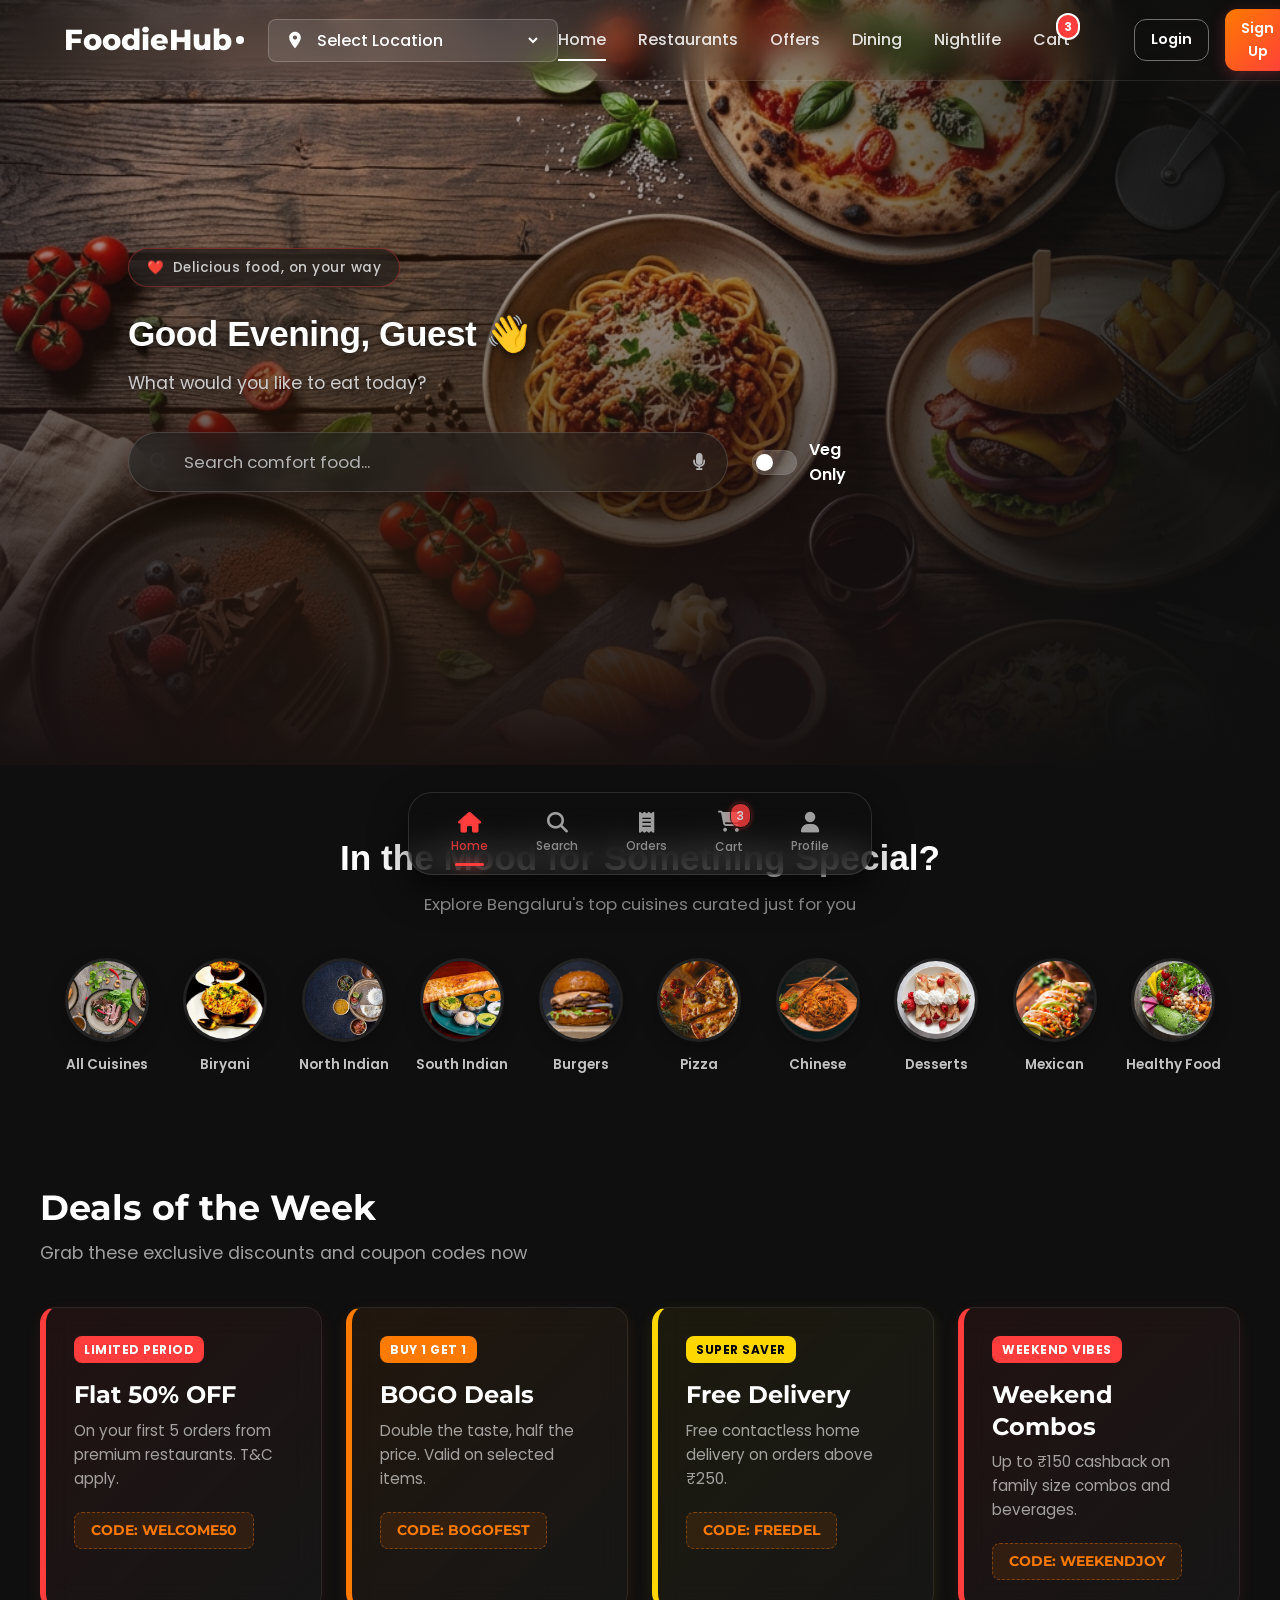
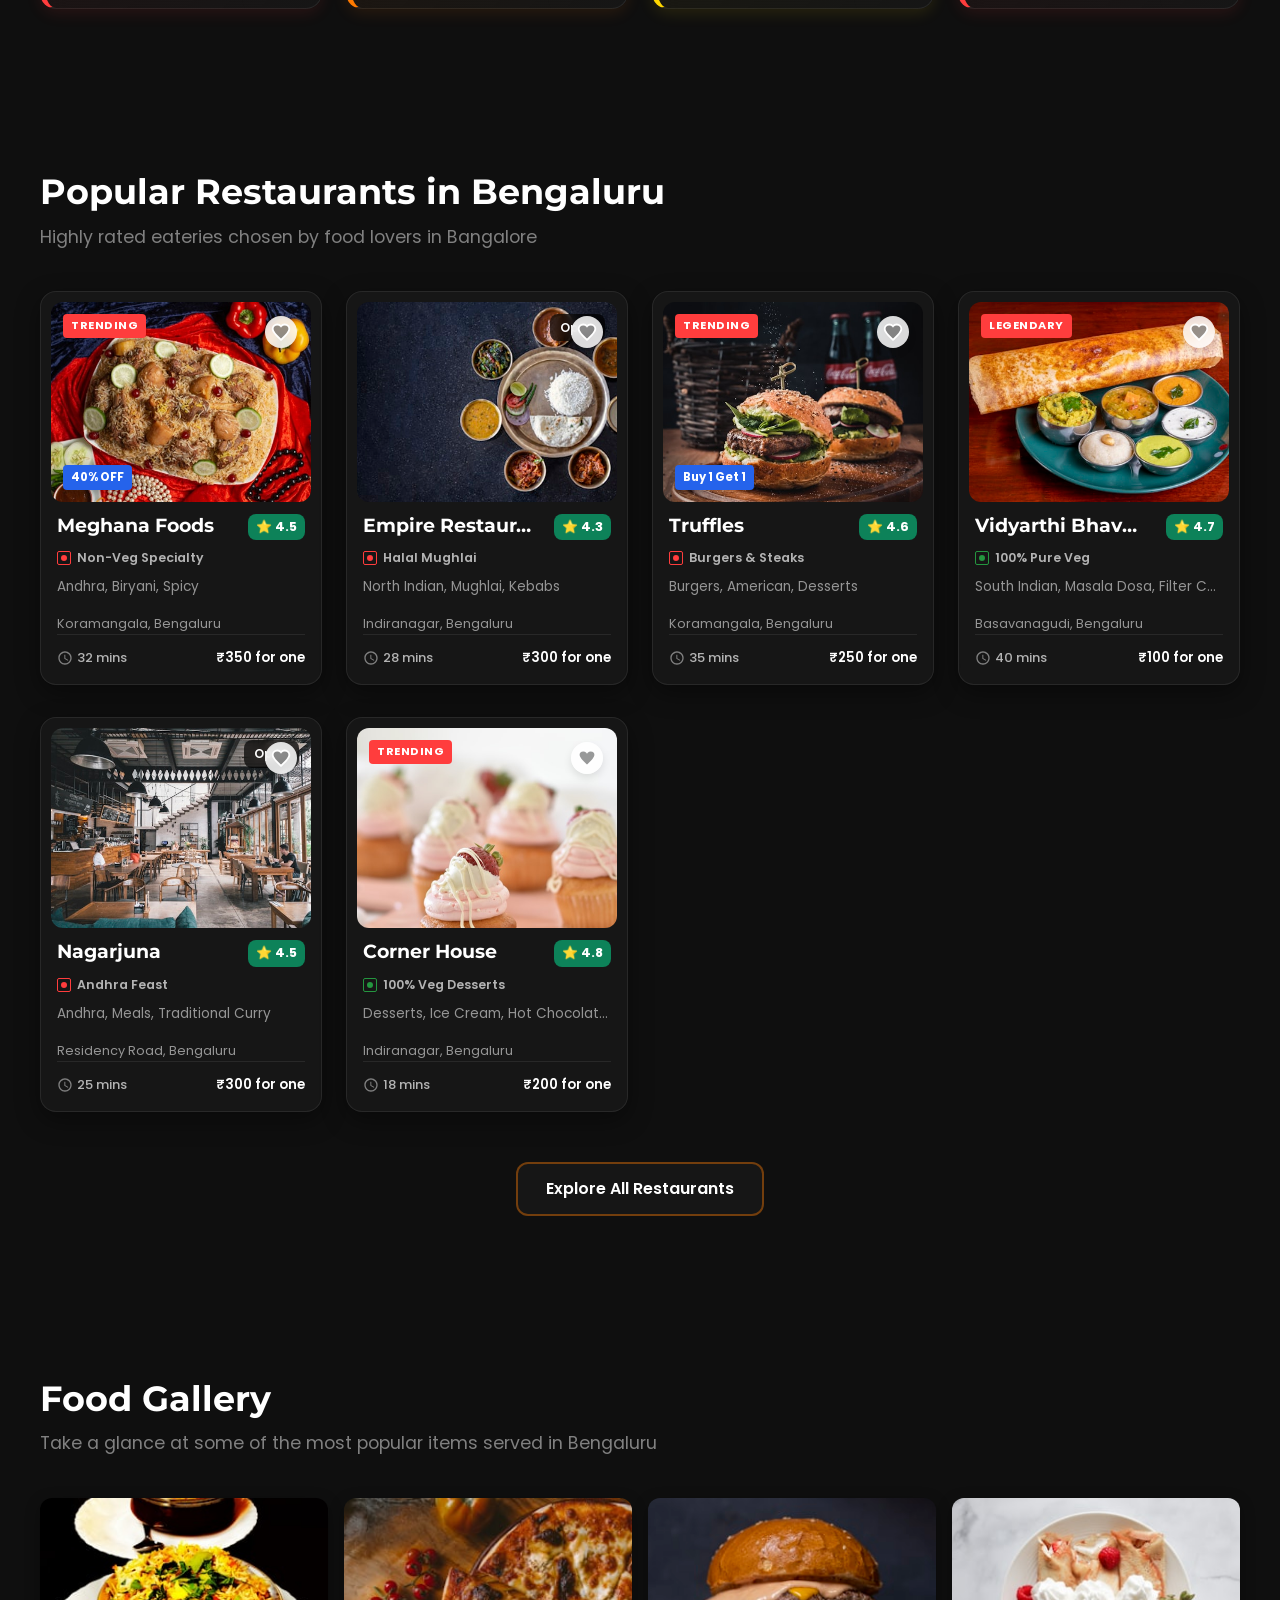
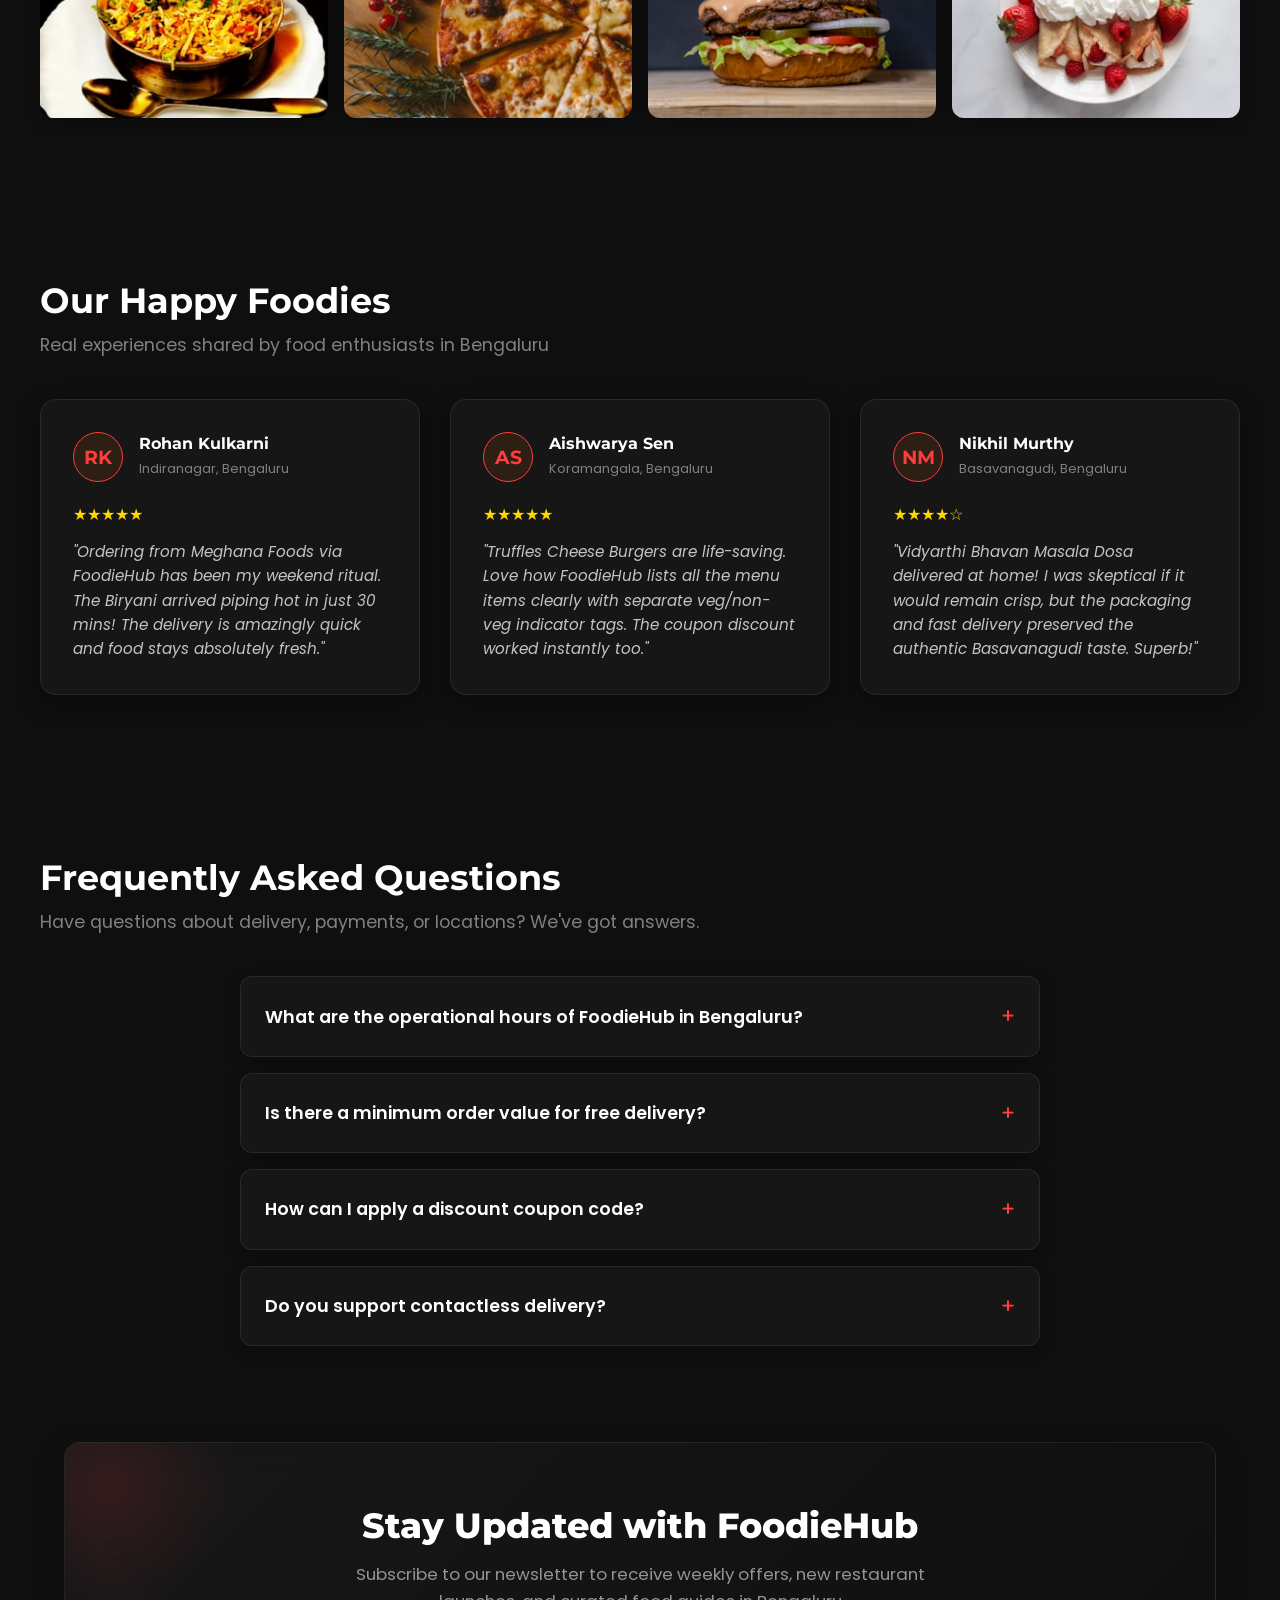
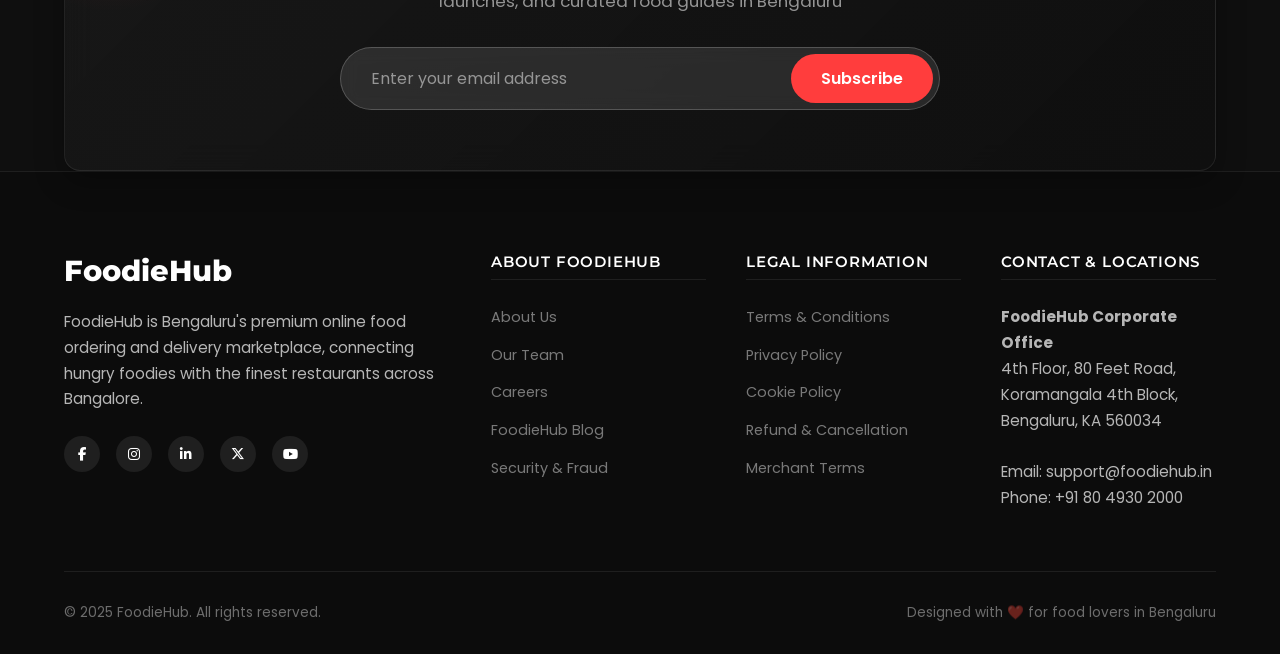
<file: index.html>
<!DOCTYPE html>
<html lang="en">
<head>
  <meta charset="UTF-8">
  <meta name="viewport" content="width=device-width, initial-scale=1.0">
  <meta name="description" content="FoodieHub - Discover the best food and restaurants in Bengaluru. Order online for super-fast delivery, discounts, and fresh meals.">
  <title>FoodieHub | Discover the Best Food in Bengaluru</title>
  <link rel="stylesheet" href="css/style.css?v=2.0">
  <link rel="stylesheet" href="https://cdnjs.cloudflare.com/ajax/libs/font-awesome/6.4.0/css/all.min.css">
</head>
<body>

  <!-- Hidden mobile menu checkbox and controls -->
  <input type="checkbox" id="menu-toggle" class="menu-toggle-checkbox">

  <!-- Navigation Bar -->
  <header class="navbar-wrapper navbar-transparent">
    <div class="container navbar">
      <a href="index.html" class="logo">
        Foodie<span>Hub</span><div class="logo-dot"></div>
      </a>

      <!-- Location Selector -->
      <div class="location-selector">
        <svg xmlns="http://www.w3.org/2000/svg" height="20" viewBox="0 0 24 24" width="20" fill="currentColor">
          <path d="M12 2C8.13 2 5 5.13 5 9c0 5.25 7 13 7 13s7-7.75 7-13c0-3.87-3.13-7-7-7zm0 9.5c-1.38 0-2.5-1.12-2.5-2.5s1.12-2.5 2.5-2.5 2.5 1.12 2.5 2.5-1.12 2.5-2.5 2.5z"/>
        </svg>
        <select onchange="window.location.hash = 'res-' + this.value">
          <option value="">Select Location</option>
          <option value="koramangala">Koramangala, Bengaluru</option>
          <option value="indiranagar">Indiranagar, Bengaluru</option>
          <option value="jayanagar">Jayanagar, Bengaluru</option>
          <option value="basavanagudi">Basavanagudi, Bengaluru</option>
          <option value="whitefield">Whitefield, Bengaluru</option>
          <option value="hsr">HSR Layout, Bengaluru</option>
        </select>
      </div>

      <!-- Nav Links -->
      <nav class="nav-menu">
        <!-- Close Button for Mobile Drawer -->
        <label for="menu-toggle" class="menu-close-btn">&times;</label>
        
        <a href="index.html" class="nav-link active">Home</a>
        <a href="restaurants.html" class="nav-link">Restaurants</a>
        <a href="index.html#offers" class="nav-link">Offers</a>
        <a href="restaurants.html?type=dining" class="nav-link">Dining</a>
        <a href="restaurants.html?type=nightlife" class="nav-link">Nightlife</a>
        <a href="cart.html" class="nav-link nav-cart-btn">
          Cart 
          <span class="cart-badge">0</span>
        </a>
        <div class="nav-auth">
          <a href="login.html" class="btn btn-outline btn-sm">Login</a>
          <a href="register.html" class="btn btn-primary btn-sm">Sign Up</a>
        </div>
      </nav>

      <!-- Mobile Hamburger Toggle Button -->
      <label for="menu-toggle" class="menu-toggle-btn">
        <svg xmlns="http://www.w3.org/2000/svg" height="28" viewBox="0 0 24 24" width="28" fill="#FFFFFF">
          <path d="M3 18h18v-2H3v2zm0-5h18v-2H3v2zm0-7v2h18V6H3z"/>
        </svg>
      </label>
    </div>
  </header>

  <!-- Premium Cinematic Desktop Hero Section (Desktop Only) -->
  <section class="desktop-cinematic-hero">
    <!-- Overlay for dark, rich atmosphere -->
    <div class="cinematic-overlay"></div>

    <div class="cinematic-hero-content">
      <!-- Heart Badge -->
      <div class="cinematic-badge">
        <span class="badge-heart-icon">❤️</span>
        <span>Delicious food, on your way</span>
      </div>

      <!-- Time Greeting -->
      <h1 class="cinematic-greeting" id="desktop-time-greeting">Good Evening, Guest 👋</h1>
      <p class="cinematic-subtitle">What would you like to eat today?</p>

      <!-- Search & Veg Toggle Row -->
      <div class="cinematic-search-row">
        <!-- Glassmorphic Search Bar -->
        <div class="cinematic-search-container">
          <i class="fa-solid fa-magnifying-glass cinematic-search-icon"></i>
          <input type="text" id="desktop-search-input" placeholder="Search comfort food..." autocomplete="off">
          <i class="fa-solid fa-microphone cinematic-mic-icon"></i>

          <!-- Desktop Search Suggestions Dropdown Overlay -->
          <div class="advanced-search-dropdown" id="desktop-search-dropdown">
            <!-- Recent Searches Section -->
            <div class="search-suggestion-section" id="desktop-section-recent-searches">
              <h4>Recent Searches <span class="clear-all-btn" id="desktop-clear-recent-searches" style="font-size: 0.75rem; color: var(--primary-color); cursor: pointer; text-transform: none;">Clear All</span></h4>
              <div class="recent-searches-list" id="desktop-recent-searches-list">
                <!-- Rendered dynamically by JS -->
              </div>
            </div>

            <!-- Trending Searches Section -->
            <div class="search-suggestion-section">
              <h4>Trending Searches</h4>
              <div class="trending-list">
                <span class="trending-tag">🔥 Biryani</span>
                <span class="trending-tag">🔥 Pizza</span>
                <span class="trending-tag">🔥 Burger</span>
                <span class="trending-tag">🔥 Healthy</span>
                <span class="trending-tag">🔥 Desserts</span>
              </div>
            </div>

            <!-- Popular Cuisines Section -->
            <div class="search-suggestion-section">
              <h4>Popular Cuisines</h4>
              <div class="popular-cuisine-row">
                <div class="popular-cuisine-item" data-cuisine="biryani">
                  <img src="images/cuisine_images/biryani.jpg" alt="Biryani">
                  <span>Biryani</span>
                </div>
                <div class="popular-cuisine-item" data-cuisine="pizza">
                  <img src="images/cuisine_images/pizza.jpg" alt="Pizza">
                  <span>Pizza</span>
                </div>
                <div class="popular-cuisine-item" data-cuisine="burgers">
                  <img src="images/cuisine_images/burgers.jpg" alt="Burgers">
                  <span>Burgers</span>
                </div>
                <div class="popular-cuisine-item" data-cuisine="chinese">
                  <img src="images/cuisine_images/chinese.jpg" alt="Chinese">
                  <span>Chinese</span>
                </div>
                <div class="popular-cuisine-item" data-cuisine="desserts">
                  <img src="images/cuisine_images/desserts.jpg" alt="Desserts">
                  <span>Desserts</span>
                </div>
              </div>
            </div>
          </div>
        </div>

        <!-- Veg Only Toggle -->
        <div class="cinematic-veg-toggle-container">
          <label class="veg-switch">
            <input type="checkbox" id="desktop-veg-toggle">
            <span class="veg-slider"></span>
          </label>
          <span class="veg-label-text">Veg Only</span>
        </div>
      </div>
    </div>
  </section>



  <!-- Premium Mobile-App Style Container -->
  <section class="hero-app-container">
    <!-- Ambient Backdrop Effects -->
    <div class="bg-light-rays"></div>
    <div class="bg-floating-shape bg-shape-orange"></div>
    <div class="bg-floating-shape bg-shape-red"></div>

    <div class="container hero-app-content">
      <!-- Greeting Row -->
      <div class="app-greeting-row">
        <div class="app-greeting-container">
          <span class="app-time-greeting" id="app-time-greeting">Good Evening, Guest 👋</span>
          <span class="app-greeting-sub">What would you like to eat today?</span>
        </div>
        <div class="app-quick-actions">
          <div class="btn-pill-action purple">
            <span class="action-icon">📍</span>
            <span>District</span>
          </div>
          <div class="btn-pill-action blue">
            <span class="action-icon">💳</span>
            <span>Wallet: &#8377;500</span>
          </div>
          <div class="btn-avatar-circle" id="user-avatar-initials">G</div>
        </div>
      </div>

      <!-- Top Location Indicator -->
      <div style="position: relative; align-self: flex-start; z-index: 20;">
        <div class="app-location-indicator" id="top-location-picker">
          <svg xmlns="http://www.w3.org/2000/svg" height="22" viewBox="0 0 24 24" width="22" fill="#EF4F5F">
            <path d="M12 2C8.13 2 5 5.13 5 9c0 5.25 7 13 7 13s7-7.75 7-13c0-3.87-3.13-7-7-7zm0 9.5c-1.38 0-2.5-1.12-2.5-2.5s1.12-2.5 2.5-2.5 2.5 1.12 2.5 2.5-1.12 2.5-2.5 2.5z"/>
          </svg>
          <div class="app-location-texts">
            <div class="app-location-title-row">
              <span id="app-location-title-text">Home</span>
              <svg xmlns="http://www.w3.org/2000/svg" height="18" viewBox="0 0 24 24" width="18" fill="#ffffff" style="margin-left: 2px;">
                <path d="M7 10l5 5 5-5H7z"/>
              </svg>
            </div>
            <span class="app-location-addr" id="top-location-address">Flat 302, Lavender Apartments, Bellandur, Bengaluru</span>
          </div>
        </div>
        <!-- Location Suggestions Dropdown -->
        <div class="suggestions-dropdown" id="location-suggestions" style="top: 100%; left: 0; min-width: 280px; margin-top: 8px;">
          <div class="suggestion-item detect-location" id="detect-gps">
            <svg xmlns="http://www.w3.org/2000/svg" height="18" viewBox="0 0 24 24" width="18" fill="#EF4F5F">
              <path d="M12 8c-2.21 0-4 1.79-4 4s1.79 4 4 4 4-1.79 4-4-1.79-4-4-4zm8.94 3c-.46-4.17-3.77-7.48-7.94-7.94V1c0-.55-.45-1-1-1s-1 .45-1 1v2.06C6.83 3.52 3.52 6.83 3.06 11H1c-.55 0-1 .45-1 1s.45 1 1 1h2.06c.46 4.17 3.77 7.48 7.94 7.94V23c0 .55.45 1 1 1s1-.45 1-1v-2.06c4.17-.46 7.48-3.77 7.94-7.94H23c.55 0 1-.45 1-1s-.45-1-1-1h-2.06zM12 19c-3.87 0-7-3.13-7-7s3.13-7 7-7 7 3.13 7 7-3.13 7-7 7z"/>
            </svg>
            <span>Use Current Location (GPS)</span>
          </div>
          <div class="suggestion-divider"></div>
          <div class="suggestion-item" data-value="Koramangala, Bengaluru">Koramangala, Bengaluru</div>
          <div class="suggestion-item" data-value="Indiranagar, Bengaluru">Indiranagar, Bengaluru</div>
          <div class="suggestion-item" data-value="Jayanagar, Bengaluru">Jayanagar, Bengaluru</div>
          <div class="suggestion-item" data-value="HSR Layout, Bengaluru">HSR Layout, Bengaluru</div>
          <div class="suggestion-item" data-value="Whitefield, Bengaluru">Whitefield, Bengaluru</div>
          <div class="suggestion-item" data-value="Basavanagudi, Bengaluru">Basavanagudi, Bengaluru</div>
        </div>
      </div>

      <!-- Search Row & Veg Toggle -->
      <div class="app-search-row">
        <div class="black-search-container">
          <svg xmlns="http://www.w3.org/2000/svg" height="20" viewBox="0 0 24 24" width="20" fill="#8E8E93">
            <path d="M15.5 14h-.79l-.28-.27C15.41 12.59 16 11.11 16 9.5 16 5.91 13.09 3 9.5 3S3 5.91 3 9.5 5.91 16 9.5 16c1.61 0 3.09-.59 4.23-1.57l.27.28v.79l5 4.99L20.49 19l-4.99-5zm-6 0C7.01 14 5 11.99 5 9.5S7.01 5 9.5 5 14 7.01 14 9.5 11.99 14 9.5 14z"/>
          </svg>
          <input type="text" id="restaurant-input" placeholder="Search comfort food..." autocomplete="off" aria-label="Search for restaurants, cuisines or dishes">
          <svg class="search-mic-icon" xmlns="http://www.w3.org/2000/svg" height="20" viewBox="0 0 24 24" width="20" fill="currentColor">
            <path d="M12 14c1.66 0 3-1.34 3-3V5c0-1.66-1.34-3-3-3S9 3.34 9 5v6c0 1.66 1.34 3 3 3zm5.3-3c0 3-2.54 5.1-5.3 5.1S6.7 14 6.7 11H5c0 3.41 2.72 6.23 6 6.72V21h2v-3.28c3.28-.48 6-3.3 6-6.72h-1.7z"/>
          </svg>
        </div>

        <!-- Advanced Search Suggestions Dropdown Overlay -->
        <div class="advanced-search-dropdown" id="advanced-search-dropdown">
          <!-- Recent Searches Section -->
          <div class="search-suggestion-section" id="section-recent-searches">
            <h4>Recent Searches <span class="clear-all-btn" id="clear-recent-searches" style="font-size: 0.75rem; color: var(--primary-color); cursor: pointer; text-transform: none;">Clear All</span></h4>
            <div class="recent-searches-list" id="recent-searches-list">
              <!-- Rendered dynamically by JS -->
            </div>
          </div>

          <!-- Trending Searches Section -->
          <div class="search-suggestion-section">
            <h4>Trending Searches</h4>
            <div class="trending-list">
              <span class="trending-tag">🔥 Biryani</span>
              <span class="trending-tag">🔥 Pizza</span>
              <span class="trending-tag">🔥 Burger</span>
              <span class="trending-tag">🔥 Healthy</span>
              <span class="trending-tag">🔥 Desserts</span>
            </div>
          </div>

          <!-- Popular Cuisines Section -->
          <div class="search-suggestion-section">
            <h4>Popular Cuisines</h4>
            <div class="popular-cuisine-row">
              <div class="popular-cuisine-item" data-cuisine="biryani">
                <img src="images/cuisine_images/biryani.jpg" alt="Biryani">
                <span>Biryani</span>
              </div>
              <div class="popular-cuisine-item" data-cuisine="pizza">
                <img src="images/cuisine_images/pizza.jpg" alt="Pizza">
                <span>Pizza</span>
              </div>
              <div class="popular-cuisine-item" data-cuisine="burgers">
                <img src="images/cuisine_images/burgers.jpg" alt="Burgers">
                <span>Burgers</span>
              </div>
              <div class="popular-cuisine-item" data-cuisine="chinese">
                <img src="images/cuisine_images/chinese.jpg" alt="Chinese">
                <span>Chinese</span>
              </div>
              <div class="popular-cuisine-item" data-cuisine="desserts">
                <img src="images/cuisine_images/desserts.jpg" alt="Desserts">
                <span>Desserts</span>
              </div>
            </div>
          </div>
        </div>

        <div class="veg-toggle-container">
          <label class="veg-switch">
            <input type="checkbox" id="veg-only-toggle">
            <span class="veg-slider"></span>
          </label>
          <span>Veg Only</span>
        </div>
      </div>

      <!-- Auto-Sliding Promo Carousel -->
      <div class="promo-carousel-wrapper">
        <div class="promo-carousel">
          <div class="carousel-slides-wrapper" id="carousel-slides-wrapper">
            <!-- Slide 1: IPL match day -->
            <div class="carousel-slide slide-ipl">
              <div class="carousel-slide-content">
                <span class="carousel-slide-badge">IPL Match Day Special</span>
                <h3 class="carousel-slide-title">CSK vs GT: 50% OFF</h3>
                <p class="carousel-slide-desc">Celebrate the big game with premium discounts up to &#8377;150! T&C apply.</p>
              </div>
              <div class="carousel-slide-graphic">
                <!-- GT Helmet SVG -->
                <svg class="helmet-gt" viewBox="0 0 100 100" xmlns="http://www.w3.org/2000/svg">
                  <path d="M15,50 C15,20 85,20 85,50 C85,55 80,60 75,60 C70,60 30,60 25,60 C20,60 15,55 15,50 Z" fill="#0B132B" stroke="#D4AF37" stroke-width="2"/>
                  <path d="M25,55 L75,55 L70,75 L30,75 Z" fill="none" stroke="#E2E8F0" stroke-width="3" stroke-linecap="round" stroke-linejoin="round"/>
                  <line x1="40" y1="55" x2="40" y2="75" stroke="#E2E8F0" stroke-width="2"/>
                  <line x1="50" y1="55" x2="50" y2="75" stroke="#E2E8F0" stroke-width="2"/>
                  <line x1="60" y1="55" x2="60" y2="75" stroke="#E2E8F0" stroke-width="2"/>
                  <path d="M45,25 L55,25 L50,38 Z" fill="#D4AF37"/>
                </svg>
                <!-- CSK Helmet SVG -->
                <svg class="helmet-csk" viewBox="0 0 100 100" xmlns="http://www.w3.org/2000/svg">
                  <path d="M15,50 C15,20 85,20 85,50 C85,55 80,60 75,60 C70,60 30,60 25,60 C20,60 15,55 15,50 Z" fill="#F4D03F" stroke="#1F3A60" stroke-width="2"/>
                  <path d="M25,55 L75,55 L70,75 L30,75 Z" fill="none" stroke="#E2E8F0" stroke-width="3" stroke-linecap="round" stroke-linejoin="round"/>
                  <line x1="40" y1="55" x2="40" y2="75" stroke="#E2E8F0" stroke-width="2"/>
                  <line x1="50" y1="55" x2="50" y2="75" stroke="#E2E8F0" stroke-width="2"/>
                  <line x1="60" y1="55" x2="60" y2="75" stroke="#E2E8F0" stroke-width="2"/>
                  <path d="M42,25 C45,22 48,22 51,25 C54,28 54,32 50,35 C48,32 45,30 42,25 Z" fill="#1F3A60"/>
                </svg>
              </div>
            </div>
            <!-- Slide 2: Weekend coupon -->
            <div class="carousel-slide slide-coupon">
              <div class="carousel-slide-content">
                <span class="carousel-slide-badge">Super Saver Deal</span>
                <h3 class="carousel-slide-title">Flat &#8377;100 OFF</h3>
                <p class="carousel-slide-desc">Order comfort food worth &#8377;200 or more and get flat discount instantly.</p>
                <div class="slide-coupon-code">CODE: WELCOME50</div>
              </div>
            </div>
            <!-- Slide 3: Free delivery -->
            <div class="carousel-slide slide-delivery">
              <div class="carousel-slide-content">
                <span class="carousel-slide-badge">Free Delivery</span>
                <h3 class="carousel-slide-title">Free Home Delivery</h3>
                <p class="carousel-slide-desc">No delivery charges on orders above &#8377;250. Order from top rated eateries near you!</p>
              </div>
            </div>
          </div>
          <!-- Slider dots -->
          <div class="carousel-dots" id="carousel-dots">
            <span class="carousel-dot active" data-slide="0"></span>
            <span class="carousel-dot" data-slide="1"></span>
            <span class="carousel-dot" data-slide="2"></span>
          </div>
        </div>
      </div>
    </div>
  </section>

  <!-- Floating Category Section -->
  <section class="floating-category-section reveal-on-scroll">
    <div class="app-categories-grid">
      <div class="floating-category-card" onclick="window.location.href='restaurants.html#burgers'">
        <div class="category-circle-img">
          <img src="images/cuisine_images/burgers.jpg" alt="Burgers">
        </div>
        <span>Burgers</span>
      </div>
      <div class="floating-category-card" onclick="window.location.href='restaurants.html#pizza'">
        <div class="category-circle-img">
          <img src="images/cuisine_images/pizza.jpg" alt="Pizza">
        </div>
        <span>Pizza</span>
      </div>
      <div class="floating-category-card" onclick="window.location.href='restaurants.html#biryani'">
        <div class="category-circle-img">
          <img src="images/cuisine_images/biryani.jpg" alt="Biryani">
        </div>
        <span>Biryani</span>
      </div>
      <div class="floating-category-card" onclick="window.location.href='restaurants.html#healthy'">
        <div class="category-circle-img">
          <img src="images/cuisine_images/healthy.jpg" alt="Drinks">
        </div>
        <span>Drinks</span>
      </div>
      <div class="floating-category-card" onclick="window.location.href='restaurants.html#desserts'">
        <div class="category-circle-img">
          <img src="images/cuisine_images/desserts.jpg" alt="Desserts">
        </div>
        <span>Desserts</span>
      </div>
    </div>
  </section>

  <!-- Desktop Cuisines Section (Desktop Only) -->
  <section class="desktop-cuisines-section section container reveal-on-scroll">
    <div class="section-header">
      <h2>In the Mood for Something Special?</h2>
      <p>Explore Bengaluru's top cuisines curated just for you</p>
    </div>
    
    <div class="desktop-cuisines-grid">
      <div class="desktop-cuisine-card" onclick="window.location.href='restaurants.html#all'">
        <div class="cuisine-circle-img">
          <img src="images/cuisine_images/all.jpg" alt="All Cuisines">
        </div>
        <span>All Cuisines</span>
      </div>
      <div class="desktop-cuisine-card" onclick="window.location.href='restaurants.html#biryani'">
        <div class="cuisine-circle-img">
          <img src="images/cuisine_images/biryani.jpg" alt="Biryani">
        </div>
        <span>Biryani</span>
      </div>
      <div class="desktop-cuisine-card" onclick="window.location.href='restaurants.html#north-indian'">
        <div class="cuisine-circle-img">
          <img src="images/cuisine_images/north-indian.jpg" alt="North Indian">
        </div>
        <span>North Indian</span>
      </div>
      <div class="desktop-cuisine-card" onclick="window.location.href='restaurants.html#south-indian'">
        <div class="cuisine-circle-img">
          <img src="images/cuisine_images/south-indian.jpg" alt="South Indian">
        </div>
        <span>South Indian</span>
      </div>
      <div class="desktop-cuisine-card" onclick="window.location.href='restaurants.html#burgers'">
        <div class="cuisine-circle-img">
          <img src="images/cuisine_images/burgers.jpg" alt="Burgers">
        </div>
        <span>Burgers</span>
      </div>
      <div class="desktop-cuisine-card" onclick="window.location.href='restaurants.html#pizza'">
        <div class="cuisine-circle-img">
          <img src="images/cuisine_images/pizza.jpg" alt="Pizza">
        </div>
        <span>Pizza</span>
      </div>
      <div class="desktop-cuisine-card" onclick="window.location.href='restaurants.html#chinese'">
        <div class="cuisine-circle-img">
          <img src="images/cuisine_images/chinese.jpg" alt="Chinese">
        </div>
        <span>Chinese</span>
      </div>
      <div class="desktop-cuisine-card" onclick="window.location.href='restaurants.html#desserts'">
        <div class="cuisine-circle-img">
          <img src="images/cuisine_images/desserts.jpg" alt="Desserts">
        </div>
        <span>Desserts</span>
      </div>
      <div class="desktop-cuisine-card" onclick="window.location.href='restaurants.html#mexican'">
        <div class="cuisine-circle-img">
          <img src="images/cuisine_images/mexican.jpg" alt="Mexican">
        </div>
        <span>Mexican</span>
      </div>
      <div class="desktop-cuisine-card" onclick="window.location.href='restaurants.html#healthy'">
        <div class="cuisine-circle-img">
          <img src="images/cuisine_images/healthy.jpg" alt="Healthy Food">
        </div>
        <span>Healthy Food</span>
      </div>
    </div>
  </section>

  <!-- Collections Section -->
  <section class="section container reveal-on-scroll collections-section">
    <div class="section-header">
      <h2>Collections</h2>
      <p>Explore curated lists of top-rated restaurants, cafes, and bars in Bengaluru, based on trends</p>
    </div>
    
    <div class="collections-grid">
      <!-- Collection 1: Trending -->
      <a href="restaurants.html" class="collection-card">
        <img class="collection-img" src="images/restaurant_images/res-generic-1.jpg" alt="Trending this week">
        <div class="collection-info">
          <h3>Trending This Week</h3>
          <span>12 Places <svg xmlns="http://www.w3.org/2000/svg" height="14" viewBox="0 0 24 24" width="14" fill="currentColor"><path d="M10 6L8.59 7.41 13.17 12l-4.58 4.59L10 18l6-6z"/></svg></span>
        </div>
      </a>
      
      <!-- Collection 2: Legendary -->
      <a href="restaurants.html?type=dining" class="collection-card">
        <img class="collection-img" src="images/restaurant_images/res-south-indian.jpg" alt="Legendary Outlets">
        <div class="collection-info">
          <h3>Legendary Outlets</h3>
          <span>8 Places <svg xmlns="http://www.w3.org/2000/svg" height="14" viewBox="0 0 24 24" width="14" fill="currentColor"><path d="M10 6L8.59 7.41 13.17 12l-4.58 4.59L10 18l6-6z"/></svg></span>
        </div>
      </a>

      <!-- Collection 3: Super Saver -->
      <a href="index.html#offers" class="collection-card">
        <img class="collection-img" src="images/restaurant_images/res-pizza.jpg" alt="Super Saver Offers">
        <div class="collection-info">
          <h3>Super Saver Offers</h3>
          <span>10 Places <svg xmlns="http://www.w3.org/2000/svg" height="14" viewBox="0 0 24 24" width="14" fill="currentColor"><path d="M10 6L8.59 7.41 13.17 12l-4.58 4.59L10 18l6-6z"/></svg></span>
        </div>
      </a>

      <!-- Collection 4: Sweet Tooth -->
      <a href="restaurants.html#desserts" class="collection-card">
        <img class="collection-img" src="images/restaurant_images/res-desserts.jpg" alt="Sweet Tooth Cravings">
        <div class="collection-info">
          <h3>Sweet Tooth Cravings</h3>
          <span>15 Places <svg xmlns="http://www.w3.org/2000/svg" height="14" viewBox="0 0 24 24" width="14" fill="currentColor"><path d="M10 6L8.59 7.41 13.17 12l-4.58 4.59L10 18l6-6z"/></svg></span>
        </div>
      </a>
    </div>
  </section>

  <!-- Offers Section -->
  <section class="section container reveal-on-scroll" id="offers">
    <div class="section-header">
      <h2>Deals of the Week</h2>
      <p>Grab these exclusive discounts and coupon codes now</p>
    </div>

    <div class="offers-grid">
      <div class="offer-card offer-card-1">
        <span class="offer-badge">LIMITED PERIOD</span>
        <h3>Flat 50% OFF</h3>
        <p>On your first 5 orders from premium restaurants. T&C apply.</p>
        <span class="offer-code">CODE: WELCOME50</span>
      </div>

      <div class="offer-card offer-card-2">
        <span class="offer-badge">BUY 1 GET 1</span>
        <h3>BOGO Deals</h3>
        <p>Double the taste, half the price. Valid on selected items.</p>
        <span class="offer-code">CODE: BOGOFEST</span>
      </div>

      <div class="offer-card offer-card-3">
        <span class="offer-badge">SUPER SAVER</span>
        <h3>Free Delivery</h3>
        <p>Free contactless home delivery on orders above &#8377;250.</p>
        <span class="offer-code">CODE: FREEDEL</span>
      </div>

      <div class="offer-card offer-card-4">
        <span class="offer-badge">WEEKEND VIBES</span>
        <h3>Weekend Combos</h3>
        <p>Up to &#8377;150 cashback on family size combos and beverages.</p>
        <span class="offer-code">CODE: WEEKENDJOY</span>
      </div>
    </div>
  </section>

  <!-- Featured Restaurants Section -->
  <section class="section container reveal-on-scroll">
    <div class="section-header">
      <h2>Popular Restaurants in Bengaluru</h2>
      <p>Highly rated eateries chosen by food lovers in Bangalore</p>
    </div>

    <!-- Skeleton Loader Grid -->
    <div class="skeleton-grid" id="restaurant-skeleton-grid">
      <div class="skeleton-card">
        <div class="skeleton-image shimmer-effect"></div>
        <div class="skeleton-text title shimmer-effect"></div>
        <div class="skeleton-text subtitle shimmer-effect"></div>
        <div class="skeleton-text meta shimmer-effect"></div>
      </div>
      <div class="skeleton-card">
        <div class="skeleton-image shimmer-effect"></div>
        <div class="skeleton-text title shimmer-effect"></div>
        <div class="skeleton-text subtitle shimmer-effect"></div>
        <div class="skeleton-text meta shimmer-effect"></div>
      </div>
      <div class="skeleton-card">
        <div class="skeleton-image shimmer-effect"></div>
        <div class="skeleton-text title shimmer-effect"></div>
        <div class="skeleton-text subtitle shimmer-effect"></div>
        <div class="skeleton-text meta shimmer-effect"></div>
      </div>
      <div class="skeleton-card">
        <div class="skeleton-image shimmer-effect"></div>
        <div class="skeleton-text title shimmer-effect"></div>
        <div class="skeleton-text subtitle shimmer-effect"></div>
        <div class="skeleton-text meta shimmer-effect"></div>
      </div>
      <div class="skeleton-card">
        <div class="skeleton-image shimmer-effect"></div>
        <div class="skeleton-text title shimmer-effect"></div>
        <div class="skeleton-text subtitle shimmer-effect"></div>
        <div class="skeleton-text meta shimmer-effect"></div>
      </div>
      <div class="skeleton-card">
        <div class="skeleton-image shimmer-effect"></div>
        <div class="skeleton-text title shimmer-effect"></div>
        <div class="skeleton-text subtitle shimmer-effect"></div>
        <div class="skeleton-text meta shimmer-effect"></div>
      </div>
    </div>

    <div class="restaurant-grid restaurant-cards-container" id="restaurant-cards-container" style="display: none; opacity: 0; transition: opacity 0.5s ease;">
      <!-- 1. Meghana Foods -->
      <a href="restaurant-details.html#res-meghana" class="restaurant-card">
        <div class="restaurant-img-wrapper">
          <span class="badge-trending">Trending</span>
          <span class="badge-offer">40% OFF</span>
          <button class="btn-favorite" aria-label="Add to Favorites" type="button">
            <svg xmlns="http://www.w3.org/2000/svg" height="20" viewBox="0 0 24 24" width="20">
              <path d="M12 21.35l-1.45-1.32C5.4 15.36 2 12.28 2 8.5 2 5.42 4.42 3 7.5 3c1.74 0 3.41.81 4.5 2.09C13.09 3.81 14.76 3 16.5 3 19.58 3 22 5.42 22 8.5c0 3.78-3.4 6.86-8.55 11.54L12 21.35z"/>
            </svg>
          </button>
          <img src="images/restaurant_images/res-biryani.jpg" alt="Meghana Foods">
        </div>
        <div class="restaurant-info">
          <div class="restaurant-info-top">
            <h3>Meghana Foods</h3>
            <span class="rating-badge rating-high">⭐ 4.5</span>
          </div>
          <div class="tag-veg-nonveg">
            <span class="indicator indicator-nonveg"><span class="indicator-dot"></span></span>
            <span class="type-label">Non-Veg Specialty</span>
          </div>
          <p class="cuisine-tags">Andhra, Biryani, Spicy</p>
          <div class="location-tag">Koramangala, Bengaluru</div>
          <div class="restaurant-meta">
            <span class="meta-delivery">
              <svg xmlns="http://www.w3.org/2000/svg" height="16" viewBox="0 0 24 24" width="16"><path d="M11.99 2C6.47 2 2 6.48 2 12s4.47 10 9.99 10C17.52 22 22 17.52 22 12S17.52 2 11.99 2zM12 20c-4.42 0-8-3.58-8-8s3.58-8 8-8 8 3.58 8 8-3.58 8-8 8zm.5-13H11v6l5.25 3.15.75-1.23-4.5-2.67z"/></svg>
              32 mins
            </span>
            <span class="meta-price">&#8377;350 for one</span>
          </div>
        </div>
      </a>

      <!-- 2. Empire Restaurant -->
      <a href="restaurant-details.html#res-empire" class="restaurant-card">
        <div class="restaurant-img-wrapper">
          <span class="badge-status">Open</span>
          <button class="btn-favorite" aria-label="Add to Favorites" type="button">
            <svg xmlns="http://www.w3.org/2000/svg" height="20" viewBox="0 0 24 24" width="20">
              <path d="M12 21.35l-1.45-1.32C5.4 15.36 2 12.28 2 8.5 2 5.42 4.42 3 7.5 3c1.74 0 3.41.81 4.5 2.09C13.09 3.81 14.76 3 16.5 3 19.58 3 22 5.42 22 8.5c0 3.78-3.4 6.86-8.55 11.54L12 21.35z"/>
            </svg>
          </button>
          <img src="images/restaurant_images/res-north-indian.jpg" alt="Empire Restaurant">
        </div>
        <div class="restaurant-info">
          <div class="restaurant-info-top">
            <h3>Empire Restaurant</h3>
            <span class="rating-badge rating-high">⭐ 4.3</span>
          </div>
          <div class="tag-veg-nonveg">
            <span class="indicator indicator-nonveg"><span class="indicator-dot"></span></span>
            <span class="type-label">Halal Mughlai</span>
          </div>
          <p class="cuisine-tags">North Indian, Mughlai, Kebabs</p>
          <div class="location-tag">Indiranagar, Bengaluru</div>
          <div class="restaurant-meta">
            <span class="meta-delivery">
              <svg xmlns="http://www.w3.org/2000/svg" height="16" viewBox="0 0 24 24" width="16"><path d="M11.99 2C6.47 2 2 6.48 2 12s4.47 10 9.99 10C17.52 22 22 17.52 22 12S17.52 2 11.99 2zM12 20c-4.42 0-8-3.58-8-8s3.58-8 8-8 8 3.58 8 8-3.58 8-8 8zm.5-13H11v6l5.25 3.15.75-1.23-4.5-2.67z"/></svg>
              28 mins
            </span>
            <span class="meta-price">&#8377;300 for one</span>
          </div>
        </div>
      </a>

      <!-- 3. Truffles -->
      <a href="restaurant-details.html#res-truffles" class="restaurant-card">
        <div class="restaurant-img-wrapper">
          <span class="badge-trending">Trending</span>
          <span class="badge-offer">Buy 1 Get 1</span>
          <button class="btn-favorite" aria-label="Add to Favorites" type="button">
            <svg xmlns="http://www.w3.org/2000/svg" height="20" viewBox="0 0 24 24" width="20">
              <path d="M12 21.35l-1.45-1.32C5.4 15.36 2 12.28 2 8.5 2 5.42 4.42 3 7.5 3c1.74 0 3.41.81 4.5 2.09C13.09 3.81 14.76 3 16.5 3 19.58 3 22 5.42 22 8.5c0 3.78-3.4 6.86-8.55 11.54L12 21.35z"/>
            </svg>
          </button>
          <img src="images/restaurant_images/res-burgers.jpg" alt="Truffles">
        </div>
        <div class="restaurant-info">
          <div class="restaurant-info-top">
            <h3>Truffles</h3>
            <span class="rating-badge rating-high">⭐ 4.6</span>
          </div>
          <div class="tag-veg-nonveg">
            <span class="indicator indicator-nonveg"><span class="indicator-dot"></span></span>
            <span class="type-label">Burgers & Steaks</span>
          </div>
          <p class="cuisine-tags">Burgers, American, Desserts</p>
          <div class="location-tag">Koramangala, Bengaluru</div>
          <div class="restaurant-meta">
            <span class="meta-delivery">
              <svg xmlns="http://www.w3.org/2000/svg" height="16" viewBox="0 0 24 24" width="16"><path d="M11.99 2C6.47 2 2 6.48 2 12s4.47 10 9.99 10C17.52 22 22 17.52 22 12S17.52 2 11.99 2zM12 20c-4.42 0-8-3.58-8-8s3.58-8 8-8 8 3.58 8 8-3.58 8-8 8zm.5-13H11v6l5.25 3.15.75-1.23-4.5-2.67z"/></svg>
              35 mins
            </span>
            <span class="meta-price">&#8377;250 for one</span>
          </div>
        </div>
      </a>

      <!-- 4. Vidyarthi Bhavan -->
      <a href="restaurant-details.html#res-vidyarthi" class="restaurant-card">
        <div class="restaurant-img-wrapper">
          <span class="badge-trending">Legendary</span>
          <button class="btn-favorite" aria-label="Add to Favorites" type="button">
            <svg xmlns="http://www.w3.org/2000/svg" height="20" viewBox="0 0 24 24" width="20">
              <path d="M12 21.35l-1.45-1.32C5.4 15.36 2 12.28 2 8.5 2 5.42 4.42 3 7.5 3c1.74 0 3.41.81 4.5 2.09C13.09 3.81 14.76 3 16.5 3 19.58 3 22 5.42 22 8.5c0 3.78-3.4 6.86-8.55 11.54L12 21.35z"/>
            </svg>
          </button>
          <img src="images/restaurant_images/res-south-indian.jpg" alt="Vidyarthi Bhavan">
        </div>
        <div class="restaurant-info">
          <div class="restaurant-info-top">
            <h3>Vidyarthi Bhavan</h3>
            <span class="rating-badge rating-high">⭐ 4.7</span>
          </div>
          <div class="tag-veg-nonveg">
            <span class="indicator indicator-veg"><span class="indicator-dot"></span></span>
            <span class="type-label">100% Pure Veg</span>
          </div>
          <p class="cuisine-tags">South Indian, Masala Dosa, Filter Coffee</p>
          <div class="location-tag">Basavanagudi, Bengaluru</div>
          <div class="restaurant-meta">
            <span class="meta-delivery">
              <svg xmlns="http://www.w3.org/2000/svg" height="16" viewBox="0 0 24 24" width="16"><path d="M11.99 2C6.47 2 2 6.48 2 12s4.47 10 9.99 10C17.52 22 22 17.52 22 12S17.52 2 11.99 2zM12 20c-4.42 0-8-3.58-8-8s3.58-8 8-8 8 3.58 8 8-3.58 8-8 8zm.5-13H11v6l5.25 3.15.75-1.23-4.5-2.67z"/></svg>
              40 mins
            </span>
            <span class="meta-price">&#8377;100 for one</span>
          </div>
        </div>
      </a>

      <!-- 5. Nagarjuna -->
      <a href="restaurant-details.html#res-nagarjuna" class="restaurant-card">
        <div class="restaurant-img-wrapper">
          <span class="badge-status">Open</span>
          <button class="btn-favorite" aria-label="Add to Favorites" type="button">
            <svg xmlns="http://www.w3.org/2000/svg" height="20" viewBox="0 0 24 24" width="20">
              <path d="M12 21.35l-1.45-1.32C5.4 15.36 2 12.28 2 8.5 2 5.42 4.42 3 7.5 3c1.74 0 3.41.81 4.5 2.09C13.09 3.81 14.76 3 16.5 3 19.58 3 22 5.42 22 8.5c0 3.78-3.4 6.86-8.55 11.54L12 21.35z"/>
            </svg>
          </button>
          <img src="images/restaurant_images/res-generic-3.jpg" alt="Nagarjuna">
        </div>
        <div class="restaurant-info">
          <div class="restaurant-info-top">
            <h3>Nagarjuna</h3>
            <span class="rating-badge rating-high">⭐ 4.5</span>
          </div>
          <div class="tag-veg-nonveg">
            <span class="indicator indicator-nonveg"><span class="indicator-dot"></span></span>
            <span class="type-label">Andhra Feast</span>
          </div>
          <p class="cuisine-tags">Andhra, Meals, Traditional Curry</p>
          <div class="location-tag">Residency Road, Bengaluru</div>
          <div class="restaurant-meta">
            <span class="meta-delivery">
              <svg xmlns="http://www.w3.org/2000/svg" height="16" viewBox="0 0 24 24" width="16"><path d="M11.99 2C6.47 2 2 6.48 2 12s4.47 10 9.99 10C17.52 22 22 17.52 22 12S17.52 2 11.99 2zM12 20c-4.42 0-8-3.58-8-8s3.58-8 8-8 8 3.58 8 8-3.58 8-8 8zm.5-13H11v6l5.25 3.15.75-1.23-4.5-2.67z"/></svg>
              25 mins
            </span>
            <span class="meta-price">&#8377;300 for one</span>
          </div>
        </div>
      </a>

      <!-- 6. Corner House -->
      <a href="restaurant-details.html#res-cornerhouse" class="restaurant-card">
        <div class="restaurant-img-wrapper">
          <span class="badge-trending">Trending</span>
          <button class="btn-favorite" aria-label="Add to Favorites" type="button">
            <svg xmlns="http://www.w3.org/2000/svg" height="20" viewBox="0 0 24 24" width="20">
              <path d="M12 21.35l-1.45-1.32C5.4 15.36 2 12.28 2 8.5 2 5.42 4.42 3 7.5 3c1.74 0 3.41.81 4.5 2.09C13.09 3.81 14.76 3 16.5 3 19.58 3 22 5.42 22 8.5c0 3.78-3.4 6.86-8.55 11.54L12 21.35z"/>
            </svg>
          </button>
          <img src="images/restaurant_images/res-desserts.jpg" alt="Corner House">
        </div>
        <div class="restaurant-info">
          <div class="restaurant-info-top">
            <h3>Corner House</h3>
            <span class="rating-badge rating-high">⭐ 4.8</span>
          </div>
          <div class="tag-veg-nonveg">
            <span class="indicator indicator-veg"><span class="indicator-dot"></span></span>
            <span class="type-label">100% Veg Desserts</span>
          </div>
          <p class="cuisine-tags">Desserts, Ice Cream, Hot Chocolate Fudge</p>
          <div class="location-tag">Indiranagar, Bengaluru</div>
          <div class="restaurant-meta">
            <span class="meta-delivery">
              <svg xmlns="http://www.w3.org/2000/svg" height="16" viewBox="0 0 24 24" width="16"><path d="M11.99 2C6.47 2 2 6.48 2 12s4.47 10 9.99 10C17.52 22 22 17.52 22 12S17.52 2 11.99 2zM12 20c-4.42 0-8-3.58-8-8s3.58-8 8-8 8 3.58 8 8-3.58 8-8 8zm.5-13H11v6l5.25 3.15.75-1.23-4.5-2.67z"/></svg>
              18 mins
            </span>
            <span class="meta-price">&#8377;200 for one</span>
          </div>
        </div>
      </a>
    </div>

    <div style="text-align: center; margin-top: 50px;">
      <a href="restaurants.html" class="btn btn-secondary">Explore All Restaurants</a>
    </div>
  </section>

  <!-- Food Gallery Section -->
  <section class="section container reveal-on-scroll">
    <div class="section-header">
      <h2>Food Gallery</h2>
      <p>Take a glance at some of the most popular items served in Bengaluru</p>
    </div>

    <div class="gallery-grid">
      <div class="gallery-item">
        <img src="images/dishes_images/dish-biryani.jpg" alt="Hyderabadi Dum Biryani">
        <div class="gallery-overlay">
          <h4>Hyderabadi Dum Biryani</h4>
          <span>Meghana Foods</span>
        </div>
      </div>
      <div class="gallery-item">
        <img src="images/dishes_images/dish-pizza.jpg" alt="Loaded Cheese Pizza">
        <div class="gallery-overlay">
          <h4>Sourdough Pizza</h4>
          <span>The Pizza Bakery</span>
        </div>
      </div>
      <div class="gallery-item">
        <img src="images/dishes_images/dish-burger.jpg" alt="Double Cheese Smash Burger">
        <div class="gallery-overlay">
          <h4>Double Cheese Burger</h4>
          <span>Truffles</span>
        </div>
      </div>
      <div class="gallery-item">
        <img src="images/dishes_images/dish-dessert.jpg" alt="Death by Chocolate Ice Cream">
        <div class="gallery-overlay">
          <h4>Death By Chocolate</h4>
          <span>Corner House</span>
        </div>
      </div>
    </div>
  </section>

  <!-- Customer Reviews Section -->
  <section class="section container reveal-on-scroll">
    <div class="section-header">
      <h2>Our Happy Foodies</h2>
      <p>Real experiences shared by food enthusiasts in Bengaluru</p>
    </div>

    <div class="reviews-grid">
      <div class="review-card">
        <div class="reviewer-profile">
          <div class="reviewer-avatar">RK</div>
          <div class="reviewer-info">
            <h4>Rohan Kulkarni</h4>
            <span>Indiranagar, Bengaluru</span>
          </div>
        </div>
        <div class="review-stars">★★★★★</div>
        <p class="review-text">"Ordering from Meghana Foods via FoodieHub has been my weekend ritual. The Biryani arrived piping hot in just 30 mins! The delivery is amazingly quick and food stays absolutely fresh."</p>
      </div>

      <div class="review-card">
        <div class="reviewer-profile">
          <div class="reviewer-avatar">AS</div>
          <div class="reviewer-info">
            <h4>Aishwarya Sen</h4>
            <span>Koramangala, Bengaluru</span>
          </div>
        </div>
        <div class="review-stars">★★★★★</div>
        <p class="review-text">"Truffles Cheese Burgers are life-saving. Love how FoodieHub lists all the menu items clearly with separate veg/non-veg indicator tags. The coupon discount worked instantly too."</p>
      </div>

      <div class="review-card">
        <div class="reviewer-profile">
          <div class="reviewer-avatar">NM</div>
          <div class="reviewer-info">
            <h4>Nikhil Murthy</h4>
            <span>Basavanagudi, Bengaluru</span>
          </div>
        </div>
        <div class="review-stars">★★★★☆</div>
        <p class="review-text">"Vidyarthi Bhavan Masala Dosa delivered at home! I was skeptical if it would remain crisp, but the packaging and fast delivery preserved the authentic Basavanagudi taste. Superb!"</p>
      </div>
    </div>
  </section>

  <!-- FAQ Section -->
  <section class="section container reveal-on-scroll">
    <div class="section-header">
      <h2>Frequently Asked Questions</h2>
      <p>Have questions about delivery, payments, or locations? We've got answers.</p>
    </div>

    <div class="faq-container">
      <div class="faq-item">
        <details>
          <summary>What are the operational hours of FoodieHub in Bengaluru?</summary>
          <div class="faq-answer">
            FoodieHub operates 24/7 in Bengaluru! However, individual restaurant opening and closing hours depend on their specific kitchen timings. You can check the "Open/Closed" status badge on each restaurant's card.
          </div>
        </details>
      </div>

      <div class="faq-item">
        <details>
          <summary>Is there a minimum order value for free delivery?</summary>
          <div class="faq-answer">
            Yes, free delivery is automatically applied to orders above &#8377;250. For orders below &#8377;250, a standard delivery fee of &#8377;40 is added to support our local delivery partners in Bengaluru.
          </div>
        </details>
      </div>

      <div class="faq-item">
        <details>
          <summary>How can I apply a discount coupon code?</summary>
          <div class="faq-answer">
            During checkout on the Cart page, type your promo code (e.g. WELCOME50, FREEDEL) into the Promo Code input box and click Apply. The corresponding discount will immediately show up in your bill summary.
          </div>
        </details>
      </div>

      <div class="faq-item">
        <details>
          <summary>Do you support contactless delivery?</summary>
          <div class="faq-answer">
            Absolutely. All deliveries are contactless by default. You can instruct the delivery agent via delivery notes to leave the food package at your doorstep or security gate.
          </div>
        </details>
      </div>
    </div>
  </section>

  <!-- App Download Section -->
  <section class="app-download-section reveal-on-scroll">
    <div class="container app-download-container">
      <div class="app-download-details">
        <h2>Get the FoodieHub App</h2>
        <p>We will send you a link, open it on your phone to download the app. Share your email or phone number to receive the download link.</p>
        
        <div class="download-toggles">
          <label class="download-radio-label">
            <input type="radio" name="download-method" value="email" checked>
            <span>Email</span>
          </label>
          <label class="download-radio-label">
            <input type="radio" name="download-method" value="phone">
            <span>Phone</span>
          </label>
        </div>

        <form class="app-download-form" id="share-app-form">
          <input type="text" placeholder="Email Address" aria-label="Contact Detail" required>
          <button type="submit">Share App Link</button>
        </form>

        <p class="download-text-small" style="color: var(--text-muted); font-size: 0.85rem; margin-top: -15px; margin-bottom: 20px;">Download app from</p>
        <div class="store-badges">
          <a href="#" class="store-btn">
            <img src="images/store_images/play-store.svg" alt="Get it on Google Play">
          </a>
          <a href="#" class="store-btn">
            <img src="images/store_images/app-store.svg" alt="Download on the App Store">
          </a>
        </div>
      </div>

      <div class="app-preview-visual">
        <div class="app-blob app-blob-1"></div>
        <div class="app-blob app-blob-2"></div>
        <div class="app-device-frame">
          <div class="simulated-screen">
            <div class="sim-app-header">
              <div class="sim-app-logo">Foodie<span>Hub</span></div>
              <div class="sim-app-loc">
                <svg xmlns="http://www.w3.org/2000/svg" height="12" viewBox="0 0 24 24" width="12" fill="#EF4F5F"><path d="M12 2C8.13 2 5 5.13 5 9c0 5.25 7 13 7 13s7-7.75 7-13c0-3.87-3.13-7-7-7zm0 9.5c-1.38 0-2.5-1.12-2.5-2.5s1.12-2.5 2.5-2.5 2.5 1.12 2.5 2.5-1.12 2.5-2.5 2.5z"/></svg>
                <span>Bengaluru</span>
              </div>
            </div>
            <div class="sim-app-hero">
              <h4>Order Delicious Food!</h4>
              <div class="sim-app-search">
                <svg xmlns="http://www.w3.org/2000/svg" height="10" viewBox="0 0 24 24" width="10" fill="#696969"><path d="M15.5 14h-.79l-.28-.27C15.41 12.59 16 11.11 16 9.5 16 5.91 13.09 3 9.5 3S3 5.91 3 9.5 5.91 16 9.5 16c1.61 0 3.09-.59 4.23-1.57l.27.28v.79l5 4.99L20.49 19l-4.99-5zm-6 0C7.01 14 5 11.99 5 9.5S7.01 5 9.5 5 14 7.01 14 9.5 11.99 14 9.5 14z"/></svg>
                <span>Search restaurants, dishes...</span>
              </div>
            </div>
            <div class="sim-app-body">
              <div class="sim-section-title">Popular Categories</div>
              <div class="sim-cuisines">
                <div class="sim-cuisine-circle">
                  <div class="sim-circle">🍗</div>
                  <span>Biryani</span>
                </div>
                <div class="sim-cuisine-circle">
                  <div class="sim-circle">🍔</div>
                  <span>Burger</span>
                </div>
                <div class="sim-cuisine-circle">
                  <div class="sim-circle">🍕</div>
                  <span>Pizza</span>
                </div>
                <div class="sim-cuisine-circle">
                  <div class="sim-circle">🎂</div>
                  <span>Cake</span>
                </div>
              </div>
              <div class="sim-section-title">Trending Near You</div>
              <div class="sim-card">
                <img src="images/restaurant_images/res-biryani.jpg" alt="Meghana Foods">
                <div class="sim-card-info">
                  <div class="sim-card-title">Meghana Foods</div>
                  <div class="sim-card-cuisine">Andhra, Biryani</div>
                </div>
                <div class="sim-card-rating">4.5★</div>
              </div>
            </div>
          </div>
        </div>
      </div>
    </div>
  </section>

  <!-- Newsletter Section -->
  <section class="container reveal-on-scroll">
    <div class="newsletter-wrapper">
      <div class="newsletter-content">
        <h2>Stay Updated with FoodieHub</h2>
        <p>Subscribe to our newsletter to receive weekly offers, new restaurant launches, and curated food guides in Bengaluru</p>
        <form class="newsletter-form" action="#" method="POST" onsubmit="return false;">
          <input type="email" placeholder="Enter your email address" aria-label="Email Address" required>
          <button type="submit">Subscribe</button>
        </form>
      </div>
    </div>
  </section>

  <!-- Footer Section -->
  <footer class="footer">
    <div class="container">
      <div class="footer-top">
        <div class="footer-brand">
          <h3>FoodieHub</h3>
          <p>FoodieHub is Bengaluru's premium online food ordering and delivery marketplace, connecting hungry foodies with the finest restaurants across Bangalore.</p>
          <div class="social-links">
            <a href="#" class="social-icon facebook" aria-label="Facebook">
              <i class="fa-brands fa-facebook-f"></i>
            </a>
            <a href="#" class="social-icon instagram" aria-label="Instagram">
              <i class="fa-brands fa-instagram"></i>
            </a>
            <a href="#" class="social-icon linkedin" aria-label="LinkedIn">
              <i class="fa-brands fa-linkedin-in"></i>
            </a>
            <a href="#" class="social-icon twitter" aria-label="Twitter/X">
              <i class="fa-brands fa-x-twitter"></i>
            </a>
            <a href="#" class="social-icon youtube" aria-label="YouTube">
              <i class="fa-brands fa-youtube"></i>
            </a>
          </div>
        </div>

        <div class="footer-col">
          <h4>About FoodieHub</h4>
          <ul>
            <li><a href="#">About Us</a></li>
            <li><a href="#">Our Team</a></li>
            <li><a href="#">Careers</a></li>
            <li><a href="#">FoodieHub Blog</a></li>
            <li><a href="#">Security & Fraud</a></li>
          </ul>
        </div>

        <div class="footer-col">
          <h4>Legal Information</h4>
          <ul>
            <li><a href="#">Terms & Conditions</a></li>
            <li><a href="#">Privacy Policy</a></li>
            <li><a href="#">Cookie Policy</a></li>
            <li><a href="#">Refund & Cancellation</a></li>
            <li><a href="#">Merchant Terms</a></li>
          </ul>
        </div>

        <div class="footer-col">
          <h4>Contact & Locations</h4>
          <address>
            <strong>FoodieHub Corporate Office</strong><br>
            4th Floor, 80 Feet Road,<br>
            Koramangala 4th Block,<br>
            Bengaluru, KA 560034<br><br>
            Email: support@foodiehub.in<br>
            Phone: +91 80 4930 2000
          </address>
        </div>
      </div>

      <div class="footer-bottom">
        <p>&copy; 2025 FoodieHub. All rights reserved.</p>
        <p>Designed with ❤️ for food lovers in Bengaluru</p>
      </div>
    </div>
  </footer>

  <!-- Floating Cart Widget -->
  <div class="floating-cart-btn" id="floating-cart-widget" onclick="window.location.href='cart.html'">
    <span class="floating-cart-icon">🛒</span>
    <span class="floating-cart-text" id="floating-cart-text">0 Items | &#8377;0</span>
    <span class="floating-cart-arrow">➔</span>
  </div>

  <!-- macOS-Style Floating Dock Navigation (Desktop Only) -->
  <div class="desktop-floating-dock">
    <div class="dock-nav-item active" onclick="handleMobileNavClick(this, 'home')">
      <i class="fa-solid fa-house"></i>
      <span>Home</span>
    </div>
    <div class="dock-nav-item" onclick="handleMobileNavClick(this, 'search')">
      <i class="fa-solid fa-magnifying-glass"></i>
      <span>Search</span>
    </div>
    <div class="dock-nav-item" onclick="handleMobileNavClick(this, 'orders')">
      <i class="fa-solid fa-receipt"></i>
      <span>Orders</span>
    </div>
    <div class="dock-nav-item" onclick="handleMobileNavClick(this, 'cart')">
      <div class="dock-cart-wrapper">
        <i class="fa-solid fa-cart-shopping"></i>
        <span class="dock-cart-badge cart-badge">0</span>
      </div>
      <span>Cart</span>
    </div>
    <div class="dock-nav-item" onclick="handleMobileNavClick(this, 'profile')">
      <i class="fa-solid fa-user"></i>
      <span>Profile</span>
    </div>
  </div>

  <!-- Sticky Bottom Mobile Navigation -->
  <nav class="mobile-bottom-nav">
    <div class="mobile-nav-item active" onclick="handleMobileNavClick(this, 'home')">
      <svg xmlns="http://www.w3.org/2000/svg" viewBox="0 0 24 24">
        <path d="M3 9l9-7 9 7v11a2 2 0 0 1-2 2H5a2 2 0 0 1-2-2z"></path>
        <polyline points="9 22 9 12 15 12 15 22"></polyline>
      </svg>
      <span>Home</span>
    </div>
    <div class="mobile-nav-item" onclick="handleMobileNavClick(this, 'search')">
      <svg xmlns="http://www.w3.org/2000/svg" viewBox="0 0 24 24">
        <circle cx="11" cy="11" r="8"></circle>
        <line x1="21" y1="21" x2="16.65" y2="16.65"></line>
      </svg>
      <span>Search</span>
    </div>
    <div class="mobile-nav-item" onclick="handleMobileNavClick(this, 'orders')">
      <svg xmlns="http://www.w3.org/2000/svg" viewBox="0 0 24 24">
        <path d="M14 2H6a2 2 0 0 0-2 2v16a2 2 0 0 0 2 2h12a2 2 0 0 0 2-2V8z"></path>
        <polyline points="14 2 14 8 20 8"></polyline>
        <line x1="16" y1="13" x2="8" y2="13"></line>
        <line x1="16" y1="17" x2="8" y2="17"></line>
        <polyline points="10 9 9 9 8 9"></polyline>
      </svg>
      <span>Orders</span>
    </div>
    <div class="mobile-nav-item" onclick="handleMobileNavClick(this, 'cart')">
      <div style="position: relative; display: inline-block;">
        <svg xmlns="http://www.w3.org/2000/svg" viewBox="0 0 24 24">
          <circle cx="9" cy="21" r="1"></circle>
          <circle cx="20" cy="21" r="1"></circle>
          <path d="M1 1h4l2.68 13.39a2 2 0 0 0 2 1.61h9.72a2 2 0 0 0 2-1.61L23 6H6"></path>
        </svg>
        <span class="cart-badge">0</span>
      </div>
      <span>Cart</span>
    </div>
    <div class="mobile-nav-item" onclick="handleMobileNavClick(this, 'profile')">
      <svg xmlns="http://www.w3.org/2000/svg" viewBox="0 0 24 24">
        <path d="M20 21v-2a4 4 0 0 0-4-4H8a4 4 0 0 0-4 4v2"></path>
        <circle cx="12" cy="7" r="4"></circle>
      </svg>
      <span>Profile</span>
    </div>
  </nav>

  <script src="js/cart.js"></script>
  <script src="js/app.js"></script>
</body>
</html>
</file>
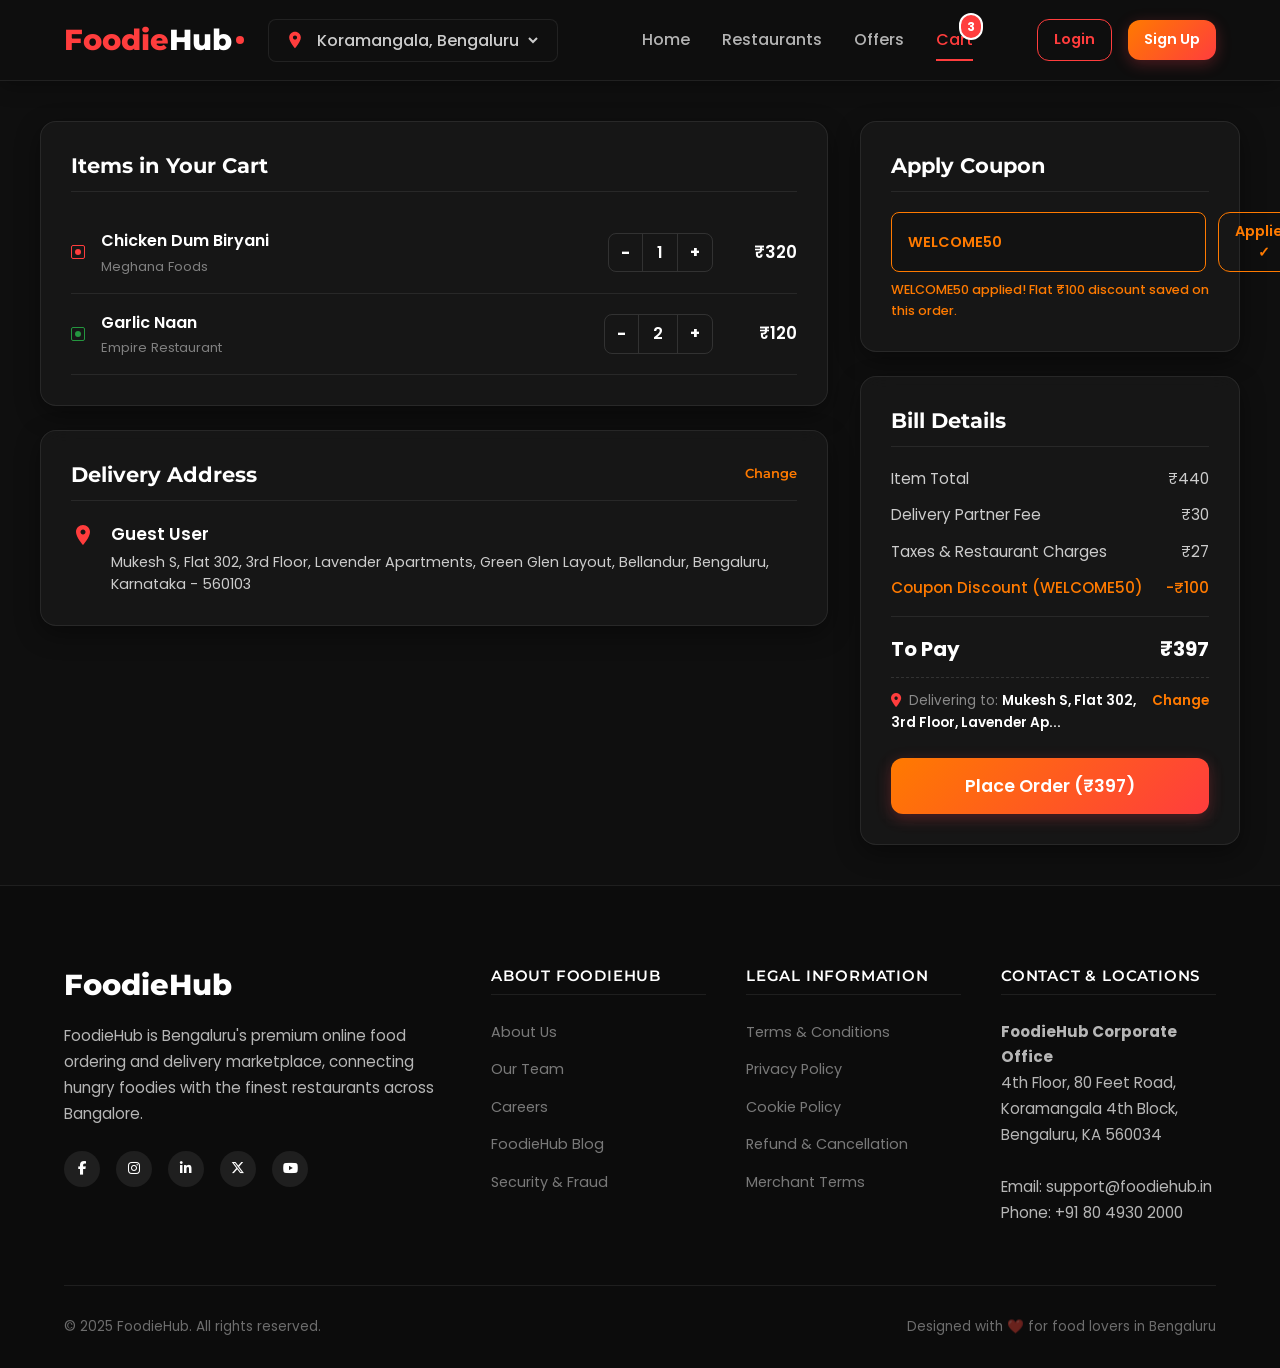
<file: cart.html>
<!DOCTYPE html>
<html lang="en">
<head>
  <meta charset="UTF-8">
  <meta name="viewport" content="width=device-width, initial-scale=1.0">
  <meta name="description" content="View your cart, adjust item quantities, apply promo codes, and check out on FoodieHub.">
  <title>FoodieHub | Shopping Cart & Checkout</title>
  <link rel="stylesheet" href="css/style.css?v=2.0">
  <link rel="stylesheet" href="https://cdnjs.cloudflare.com/ajax/libs/font-awesome/6.4.0/css/all.min.css">
</head>
<body>

  <!-- Mobile nav drawer checkbox -->
  <input type="checkbox" id="menu-toggle" class="menu-toggle-checkbox">

  <!-- Navigation Bar -->
  <header class="navbar-wrapper">
    <div class="container navbar">
      <a href="index.html" class="logo">
        Foodie<span>Hub</span><div class="logo-dot"></div>
      </a>

      <!-- Location Selector -->
      <div class="location-selector">
        <svg xmlns="http://www.w3.org/2000/svg" height="20" viewBox="0 0 24 24" width="20">
          <path d="M12 2C8.13 2 5 5.13 5 9c0 5.25 7 13 7 13s7-7.75 7-13c0-3.87-3.13-7-7-7zm0 9.5c-1.38 0-2.5-1.12-2.5-2.5s1.12-2.5 2.5-2.5 2.5 1.12 2.5 2.5-1.12 2.5-2.5 2.5z"/>
        </svg>
        <select aria-label="Select Bengaluru Location">
          <option value="bengaluru">Bengaluru (All)</option>
          <option value="koramangala" selected>Koramangala, Bengaluru</option>
          <option value="indiranagar">Indiranagar, Bengaluru</option>
          <option value="jayanagar">Jayanagar, Bengaluru</option>
          <option value="basavanagudi">Basavanagudi, Bengaluru</option>
          <option value="whitefield">Whitefield, Bengaluru</option>
          <option value="hsr">HSR Layout, Bengaluru</option>
        </select>
      </div>

      <!-- Nav Links -->
      <nav class="nav-menu">
        <!-- Close Button for Mobile Drawer -->
        <label for="menu-toggle" class="menu-close-btn">&times;</label>
        <a href="index.html" class="nav-link">Home</a>
        <a href="restaurants.html" class="nav-link">Restaurants</a>
        <a href="index.html#offers" class="nav-link">Offers</a>
        <a href="cart.html" class="nav-link nav-cart-btn active">
          Cart 
          <span class="cart-badge">2</span>
        </a>
        <div class="nav-auth">
          <a href="login.html" class="btn btn-outline btn-sm">Login</a>
          <a href="register.html" class="btn btn-primary btn-sm">Sign Up</a>
        </div>
      </nav>

      <!-- Mobile Hamburger Toggle Button -->
      <label for="menu-toggle" class="menu-toggle-btn">
        <svg xmlns="http://www.w3.org/2000/svg" height="28" viewBox="0 0 24 24" width="28" fill="#1C1C1C">
          <path d="M3 18h18v-2H3v2zm0-5h18v-2H3v2zm0-7v2h18V6H3z"/>
        </svg>
      </label>
    </div>
  </header>

  <!-- Cart Page Layout -->
  <main class="container cart-layout">
    
    <!-- Left Column: Cart Items & Delivery Address -->
    <div class="cart-left-section">
      <!-- Cart Items Box -->
      <div class="cart-box">
        <h3>Items in Your Cart</h3>
        
        <!-- Item 1: Chicken Dum Biryani -->
        <div class="cart-item">
          <div class="cart-item-info">
            <span class="indicator indicator-nonveg"><span class="indicator-dot"></span></span>
            <div>
              <div class="cart-item-title">Chicken Dum Biryani</div>
              <div style="font-size: 0.82rem; color: var(--text-muted); margin-top: 2px;">Meghana Foods</div>
            </div>
          </div>
          <div style="display: flex; align-items: center;">
            <div class="qty-control">
              <button class="qty-btn" type="button" aria-label="Decrease quantity" disabled style="opacity: 0.5; cursor: not-allowed;">-</button>
              <span class="qty-val">1</span>
              <button class="qty-btn" type="button" aria-label="Increase quantity" disabled style="opacity: 0.5; cursor: not-allowed;">+</button>
            </div>
            <div class="cart-item-price" style="margin-left: 24px; min-width: 60px; text-align: right;">&#8377;320</div>
          </div>
        </div>

        <!-- Item 2: Garlic Naan -->
        <div class="cart-item">
          <div class="cart-item-info">
            <span class="indicator indicator-veg"><span class="indicator-dot"></span></span>
            <div>
              <div class="cart-item-title">Garlic Naan</div>
              <div style="font-size: 0.82rem; color: var(--text-muted); margin-top: 2px;">Empire Restaurant</div>
            </div>
          </div>
          <div style="display: flex; align-items: center;">
            <div class="qty-control">
              <button class="qty-btn" type="button" aria-label="Decrease quantity" disabled style="opacity: 0.5; cursor: not-allowed;">-</button>
              <span class="qty-val">2</span>
              <button class="qty-btn" type="button" aria-label="Increase quantity" disabled style="opacity: 0.5; cursor: not-allowed;">+</button>
            </div>
            <div class="cart-item-price" style="margin-left: 24px; min-width: 60px; text-align: right;">&#8377;120</div>
          </div>
        </div>
      </div>

      <!-- Delivery Address Box -->
      <div class="cart-box">
        <h3 style="display: flex; align-items: center; justify-content: space-between;">
          Delivery Address
          <span style="font-size: 0.8rem; color: var(--primary-color); font-weight: 600; cursor: pointer;">Change</span>
        </h3>
        <div style="display: flex; gap: 16px; align-items: flex-start;">
          <svg xmlns="http://www.w3.org/2000/svg" height="24" viewBox="0 0 24 24" width="24" fill="var(--primary-color)" style="flex-shrink: 0; margin-top: 2px;">
            <path d="M12 2C8.13 2 5 5.13 5 9c0 5.25 7 13 7 13s7-7.75 7-13c0-3.87-3.13-7-7-7zm0 9.5c-1.38 0-2.5-1.12-2.5-2.5s1.12-2.5 2.5-2.5 2.5 1.12 2.5 2.5-1.12 2.5-2.5 2.5z"/>
          </svg>
          <div>
            <div style="font-weight: 600; color: var(--text-dark); font-size: 1.05rem; margin-bottom: 4px;">Home</div>
            <p style="color: var(--text-medium); font-size: 0.9rem; line-height: 1.5;">
              Mukesh S, Flat 302, 3rd Floor, Lavender Apartments,<br>
              Green Glen Layout, Bellandur, Bengaluru, Karnataka - 560103
            </p>
          </div>
        </div>
      </div>
    </div>

    <!-- Right Column: Bill Details & Coupons -->
    <div>
      <!-- Promo Code Box -->
      <div class="cart-box" style="margin-bottom: 24px;">
        <h3>Apply Coupon</h3>
        <div class="promo-container">
          <input type="text" value="WELCOME50" readonly style="background-color: var(--bg-light); border-color: var(--veg-green); font-weight: 600; color: var(--veg-green);">
          <button class="btn btn-outline btn-sm" style="border-color: var(--veg-green); color: var(--veg-green); font-weight: 600; pointer-events: none;">Applied ✓</button>
        </div>
        <p style="font-size: 0.8rem; color: var(--veg-green); margin-top: 8px; font-weight: 500;">
          WELCOME50 applied! Flat &#8377;100 discount saved on this order.
        </p>
      </div>

      <!-- Bill Details Box -->
      <div class="cart-box">
        <h3>Bill Details</h3>
        <div class="bill-row">
          <span>Item Total</span>
          <span>&#8377;440</span>
        </div>
        <div class="bill-row">
          <span>Delivery Partner Fee</span>
          <span>&#8377;30</span>
        </div>
        <div class="bill-row">
          <span>Taxes &amp; Restaurant Charges</span>
          <span>&#8377;25</span>
        </div>
        <div class="bill-row" style="color: var(--veg-green); font-weight: 500;">
          <span>Coupon Discount (WELCOME50)</span>
          <span>-&#8377;100</span>
        </div>
        
        <div class="bill-total-row">
          <span>To Pay</span>
          <span>&#8377;395</span>
        </div>

        <div style="margin-top: 24px;">
          <a href="#order-success-modal" class="btn btn-primary" style="width: 100%; font-size: 1.1rem; padding: 14px 28px;">Place Order (&#8377;395)</a>
        </div>
      </div>
    </div>

  </main>

  <!-- CSS-only Success Modal -->
  <div id="order-success-modal" class="modal-overlay">
    <div class="modal-card">
      <!-- Back Arrow for App-like navigation -->
      <a href="restaurants.html" class="modal-back-btn" aria-label="Close & Go back to Restaurants">
        <i class="fa-solid fa-arrow-left"></i>
      </a>

      <div class="success-icon-wrapper">
        <svg xmlns="http://www.w3.org/2000/svg" height="60" viewBox="0 0 24 24" width="60" fill="var(--veg-green)">
          <path d="M12 2C6.48 2 2 6.48 2 12s4.48 10 10 10 10-4.48 10-10S17.52 2 12 2zm-2 15l-5-5 1.41-1.41L10 14.17l7.59-7.59L19 8l-9 9z"/>
        </svg>
      </div>
      
      <h2>Order Confirmed!</h2>
      <p class="order-id-subtitle">Order ID: <strong id="tracking-order-id">#FH-893021</strong></p>

      <!-- ETA Display -->
      <div class="tracking-eta-card">
        <div class="eta-pulse-dot"></div>
        <span>Arriving in <strong class="eta-mins">32</strong> Mins</span>
      </div>

      <!-- Live CSS Scooter Map Animation -->
      <div class="live-map-container">
        <div class="map-road-path"></div>
        <div class="map-marker restaurant-marker" id="map-restaurant">
          <i class="fa-solid fa-store"></i>
          <span class="marker-label">Restaurant</span>
        </div>
        <div class="map-marker home-marker">
          <i class="fa-solid fa-house-user"></i>
          <span class="marker-label">Home</span>
        </div>
        <div class="delivery-scooter" id="live-delivery-scooter">
          <i class="fa-solid fa-motorcycle"></i>
          <div class="scooter-glow"></div>
        </div>
      </div>

      <!-- Delivery Partner Card -->
      <div class="delivery-driver-card">
        <div class="driver-avatar">
          <i class="fa-solid fa-user-ninja"></i>
        </div>
        <div class="driver-info">
          <div class="driver-name">Ramesh Kumar</div>
          <div class="driver-status" id="live-driver-status">Ramesh is waiting at the restaurant</div>
          <div class="driver-rating"><i class="fa-solid fa-star"></i> 4.8 &bull; Premium Partner</div>
        </div>
        <div class="driver-actions">
          <button class="btn-driver-action" onclick="showToast('📞 Calling Ramesh Kumar (+91 98765 43210)...')" aria-label="Call driver">
            <i class="fa-solid fa-phone"></i>
          </button>
          <button class="btn-driver-action" onclick="showToast('💬 Opening chat with Ramesh...')" aria-label="Message driver">
            <i class="fa-solid fa-message"></i>
          </button>
        </div>
      </div>
      
      <!-- Order Summary Card -->
      <div class="order-summary-box">
        <div class="order-summary-row"><span>Items:</span><strong id="tracking-items">Chicken Dum Biryani, Garlic Naan x2</strong></div>
        <div class="order-summary-row"><span>Address:</span><strong id="tracking-address">Flat 302, Green Glen Layout, Bengaluru</strong></div>
        <div class="order-summary-row"><span>Paid Amount:</span><strong id="tracking-amount">&#8377;395</strong></div>
      </div>

      <!-- Tracking Timeline -->
      <div class="timeline" id="tracking-timeline">
        <div class="timeline-step completed" id="step-confirmed">
          <div class="timeline-title">Order Received</div>
          <div class="timeline-desc">Your order has been confirmed by the kitchen</div>
        </div>
        <div class="timeline-step active" id="step-preparing">
          <div class="timeline-title">Preparing Food</div>
          <div class="timeline-desc" id="step-preparing-desc">Chef is preparing your fresh meal</div>
        </div>
        <div class="timeline-step" id="step-out">
          <div class="timeline-title">Out for Delivery</div>
          <div class="timeline-desc" id="step-out-desc">Delivery partner will pick up shortly</div>
        </div>
        <div class="timeline-step" id="step-delivered">
          <div class="timeline-title">Delivered</div>
          <div class="timeline-desc">Enjoy your delicious food!</div>
        </div>
      </div>

      <div class="modal-actions">
        <a href="restaurants.html" class="btn btn-outline">Order Something Else</a>
        <a href="index.html" class="btn btn-primary" style="background: var(--veg-green); box-shadow: 0 4px 15px rgba(15,138,95,0.3);">Go to Homepage</a>
      </div>
    </div>
  </div>

  <!-- Footer Section -->
  <footer class="footer">
    <div class="container">
      <div class="footer-top">
        <div class="footer-brand">
          <h3>FoodieHub</h3>
          <p>FoodieHub is Bengaluru's premium online food ordering and delivery marketplace, connecting hungry foodies with the finest restaurants across Bangalore.</p>
          <div class="social-links">
            <a href="#" class="social-icon facebook" aria-label="Facebook">
              <i class="fa-brands fa-facebook-f"></i>
            </a>
            <a href="#" class="social-icon instagram" aria-label="Instagram">
              <i class="fa-brands fa-instagram"></i>
            </a>
            <a href="#" class="social-icon linkedin" aria-label="LinkedIn">
              <i class="fa-brands fa-linkedin-in"></i>
            </a>
            <a href="#" class="social-icon twitter" aria-label="Twitter/X">
              <i class="fa-brands fa-x-twitter"></i>
            </a>
            <a href="#" class="social-icon youtube" aria-label="YouTube">
              <i class="fa-brands fa-youtube"></i>
            </a>
          </div>
        </div>

        <div class="footer-col">
          <h4>About FoodieHub</h4>
          <ul>
            <li><a href="#">About Us</a></li>
            <li><a href="#">Our Team</a></li>
            <li><a href="#">Careers</a></li>
            <li><a href="#">FoodieHub Blog</a></li>
            <li><a href="#">Security & Fraud</a></li>
          </ul>
        </div>

        <div class="footer-col">
          <h4>Legal Information</h4>
          <ul>
            <li><a href="#">Terms & Conditions</a></li>
            <li><a href="#">Privacy Policy</a></li>
            <li><a href="#">Cookie Policy</a></li>
            <li><a href="#">Refund & Cancellation</a></li>
            <li><a href="#">Merchant Terms</a></li>
          </ul>
        </div>

        <div class="footer-col">
          <h4>Contact & Locations</h4>
          <address>
            <strong>FoodieHub Corporate Office</strong><br>
            4th Floor, 80 Feet Road,<br>
            Koramangala 4th Block,<br>
            Bengaluru, KA 560034<br><br>
            Email: support@foodiehub.in<br>
            Phone: +91 80 4930 2000
          </address>
        </div>
      </div>

      <div class="footer-bottom">
        <p>&copy; 2025 FoodieHub. All rights reserved.</p>
        <p>Designed with ❤️ for food lovers in Bengaluru</p>
      </div>
    </div>
  </footer>

  <!-- Floating Cart Widget -->
  <div class="floating-cart-btn" id="floating-cart-widget" onclick="window.location.href='cart.html'">
    <span class="floating-cart-icon">🛒</span>
    <span class="floating-cart-text" id="floating-cart-text">0 Items | &#8377;0</span>
    <span class="floating-cart-arrow">➔</span>
  </div>

  <!-- Sticky Bottom Mobile Navigation -->
  <nav class="mobile-bottom-nav">
    <div class="mobile-nav-item" onclick="handleMobileNavClick(this, 'home')">
      <svg xmlns="http://www.w3.org/2000/svg" viewBox="0 0 24 24">
        <path d="M3 9l9-7 9 7v11a2 2 0 0 1-2 2H5a2 2 0 0 1-2-2z"></path>
        <polyline points="9 22 9 12 15 12 15 22"></polyline>
      </svg>
      <span>Home</span>
    </div>
    <div class="mobile-nav-item" onclick="handleMobileNavClick(this, 'search')">
      <svg xmlns="http://www.w3.org/2000/svg" viewBox="0 0 24 24">
        <circle cx="11" cy="11" r="8"></circle>
        <line x1="21" y1="21" x2="16.65" y2="16.65"></line>
      </svg>
      <span>Search</span>
    </div>
    <div class="mobile-nav-item" onclick="handleMobileNavClick(this, 'orders')">
      <svg xmlns="http://www.w3.org/2000/svg" viewBox="0 0 24 24">
        <path d="M14 2H6a2 2 0 0 0-2 2v16a2 2 0 0 0 2 2h12a2 2 0 0 0 2-2V8z"></path>
        <polyline points="14 2 14 8 20 8"></polyline>
        <line x1="16" y1="13" x2="8" y2="13"></line>
        <line x1="16" y1="17" x2="8" y2="17"></line>
        <polyline points="10 9 9 9 8 9"></polyline>
      </svg>
      <span>Orders</span>
    </div>
    <div class="mobile-nav-item active" onclick="handleMobileNavClick(this, 'cart')">
      <div style="position: relative; display: inline-block;">
        <svg xmlns="http://www.w3.org/2000/svg" viewBox="0 0 24 24">
          <circle cx="9" cy="21" r="1"></circle>
          <circle cx="20" cy="21" r="1"></circle>
          <path d="M1 1h4l2.68 13.39a2 2 0 0 0 2 1.61h9.72a2 2 0 0 0 2-1.61L23 6H6"></path>
        </svg>
        <span class="cart-badge">0</span>
      </div>
      <span>Cart</span>
    </div>
    <div class="mobile-nav-item" onclick="handleMobileNavClick(this, 'profile')">
      <svg xmlns="http://www.w3.org/2000/svg" viewBox="0 0 24 24">
        <path d="M20 21v-2a4 4 0 0 0-4-4H8a4 4 0 0 0-4 4v2"></path>
        <circle cx="12" cy="7" r="4"></circle>
      </svg>
      <span>Profile</span>
    </div>
  </nav>

  <script src="js/cart.js"></script>
  <script src="js/app.js"></script>
</body>
</html>
</file>
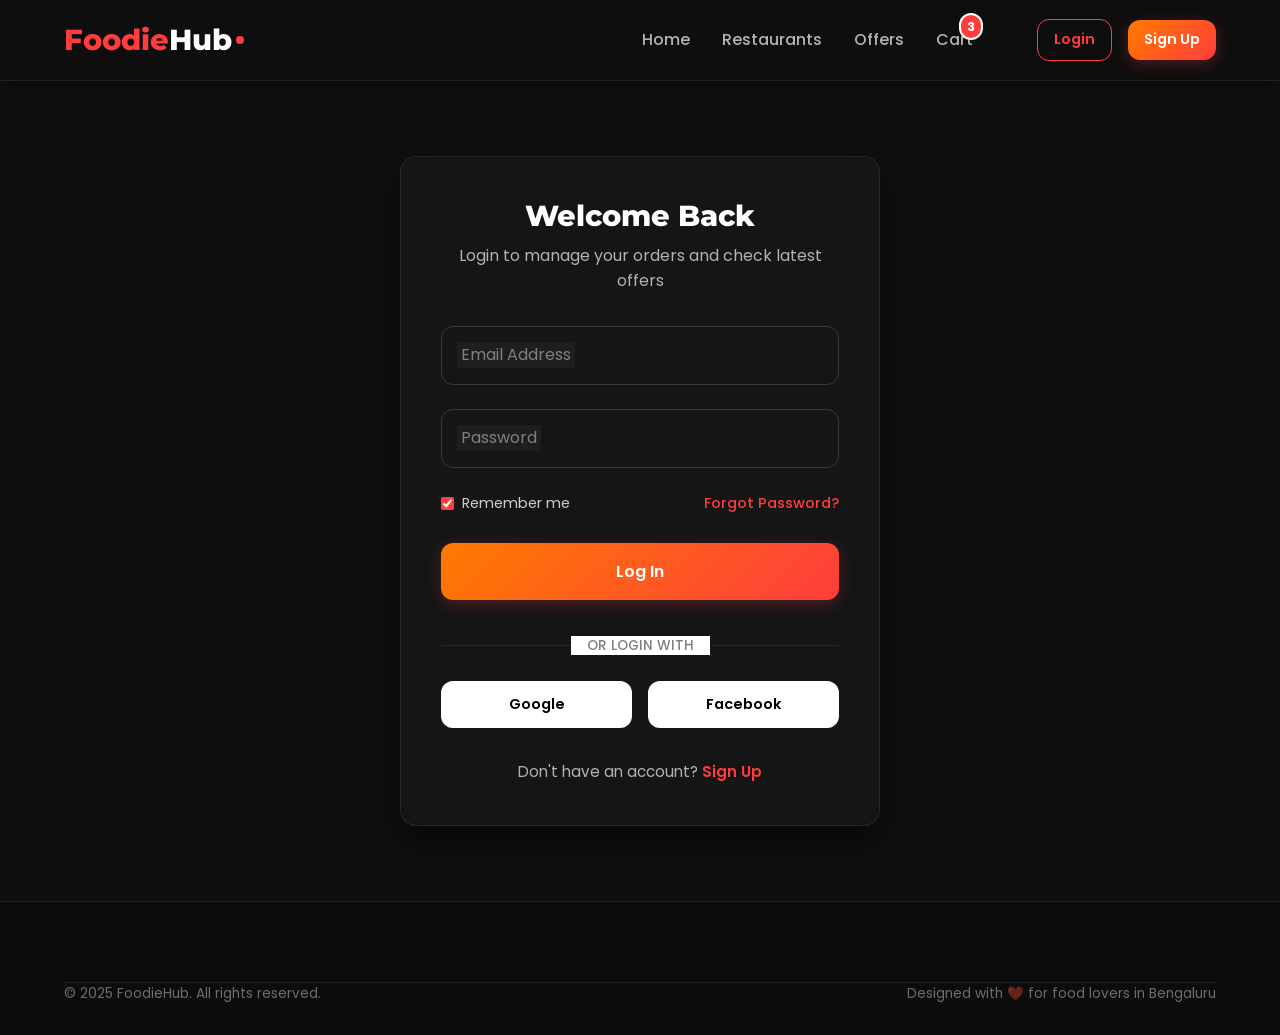
<file: login.html>
<!DOCTYPE html>
<html lang="en">
<head>
  <meta charset="UTF-8">
  <meta name="viewport" content="width=device-width, initial-scale=1.0">
  <meta name="description" content="Log in to FoodieHub to order delicious food from the best restaurants in Bengaluru.">
  <title>FoodieHub | Login</title>
  <link rel="stylesheet" href="css/style.css?v=2.0">
</head>
<body>

  <!-- Mobile nav drawer checkbox -->
  <input type="checkbox" id="menu-toggle" class="menu-toggle-checkbox">

  <!-- Navigation Bar -->
  <header class="navbar-wrapper">
    <div class="container navbar">
      <a href="index.html" class="logo">
        Foodie<span>Hub</span><div class="logo-dot"></div>
      </a>

      <nav class="nav-menu">
        <!-- Close Button for Mobile Drawer -->
        <label for="menu-toggle" class="menu-close-btn">&times;</label>
        <a href="index.html" class="nav-link">Home</a>
        <a href="restaurants.html" class="nav-link">Restaurants</a>
        <a href="index.html#offers" class="nav-link">Offers</a>
        <a href="cart.html" class="nav-link nav-cart-btn">
          Cart 
          <span class="cart-badge">2</span>
        </a>
        <div class="nav-auth">
          <a href="login.html" class="btn btn-outline btn-sm active">Login</a>
          <a href="register.html" class="btn btn-primary btn-sm">Sign Up</a>
        </div>
      </nav>

      <!-- Mobile Hamburger Toggle Button -->
      <label for="menu-toggle" class="menu-toggle-btn">
        <svg xmlns="http://www.w3.org/2000/svg" height="28" viewBox="0 0 24 24" width="28" fill="#1C1C1C">
          <path d="M3 18h18v-2H3v2zm0-5h18v-2H3v2zm0-7v2h18V6H3z"/>
        </svg>
      </label>
    </div>
  </header>

  <!-- Login Main Content -->
  <main class="auth-page">
    <div class="auth-card">
      <div class="auth-header">
        <h2>Welcome Back</h2>
        <p>Login to manage your orders and check latest offers</p>
      </div>

      <!-- Login Form -->
      <form action="index.html" method="GET" autocomplete="on">
        
        <!-- Email Input Group -->
        <div class="form-group">
          <input type="email" id="login-email" class="form-input" placeholder=" " required autocomplete="email">
          <label for="login-email" class="form-label">Email Address</label>
        </div>

        <!-- Password Input Group -->
        <div class="form-group">
          <input type="password" id="login-password" class="form-input" placeholder=" " required autocomplete="current-password">
          <label for="login-password" class="form-label">Password</label>
        </div>

        <!-- Extra Options -->
        <div class="form-options">
          <label class="remember-me">
            <input type="checkbox" checked>
            Remember me
          </label>
          <a href="#" class="forgot-link">Forgot Password?</a>
        </div>

        <!-- Submit Button -->
        <button type="submit" class="btn btn-primary" style="width: 100%; padding: 16px;">
          Log In
        </button>

        <!-- Social Login -->
        <div class="social-login-wrapper">
          <div class="social-divider">
            <span>OR LOGIN WITH</span>
          </div>
          <div class="social-buttons">
            <button type="button" class="btn-social">
              Google
            </button>
            <button type="button" class="btn-social">
              Facebook
            </button>
          </div>
        </div>

        <!-- Redirect Link -->
        <p style="text-align: center; margin-top: 32px; color: var(--text-medium); font-size: 0.95rem;">
          Don't have an account? <a href="register.html" style="color: var(--primary-color); font-weight: 600;">Sign Up</a>
        </p>

      </form>
    </div>
  </main>

  <!-- Footer Section -->
  <footer class="footer">
    <div class="container">
      <div class="footer-bottom" style="border-top: none; padding-top: 0;">
        <p>&copy; 2025 FoodieHub. All rights reserved.</p>
        <p>Designed with ❤️ for food lovers in Bengaluru</p>
      </div>
    </div>
  </footer>
  <script src="js/cart.js"></script>
  <script src="js/app.js"></script>
</body>
</html>
</file>
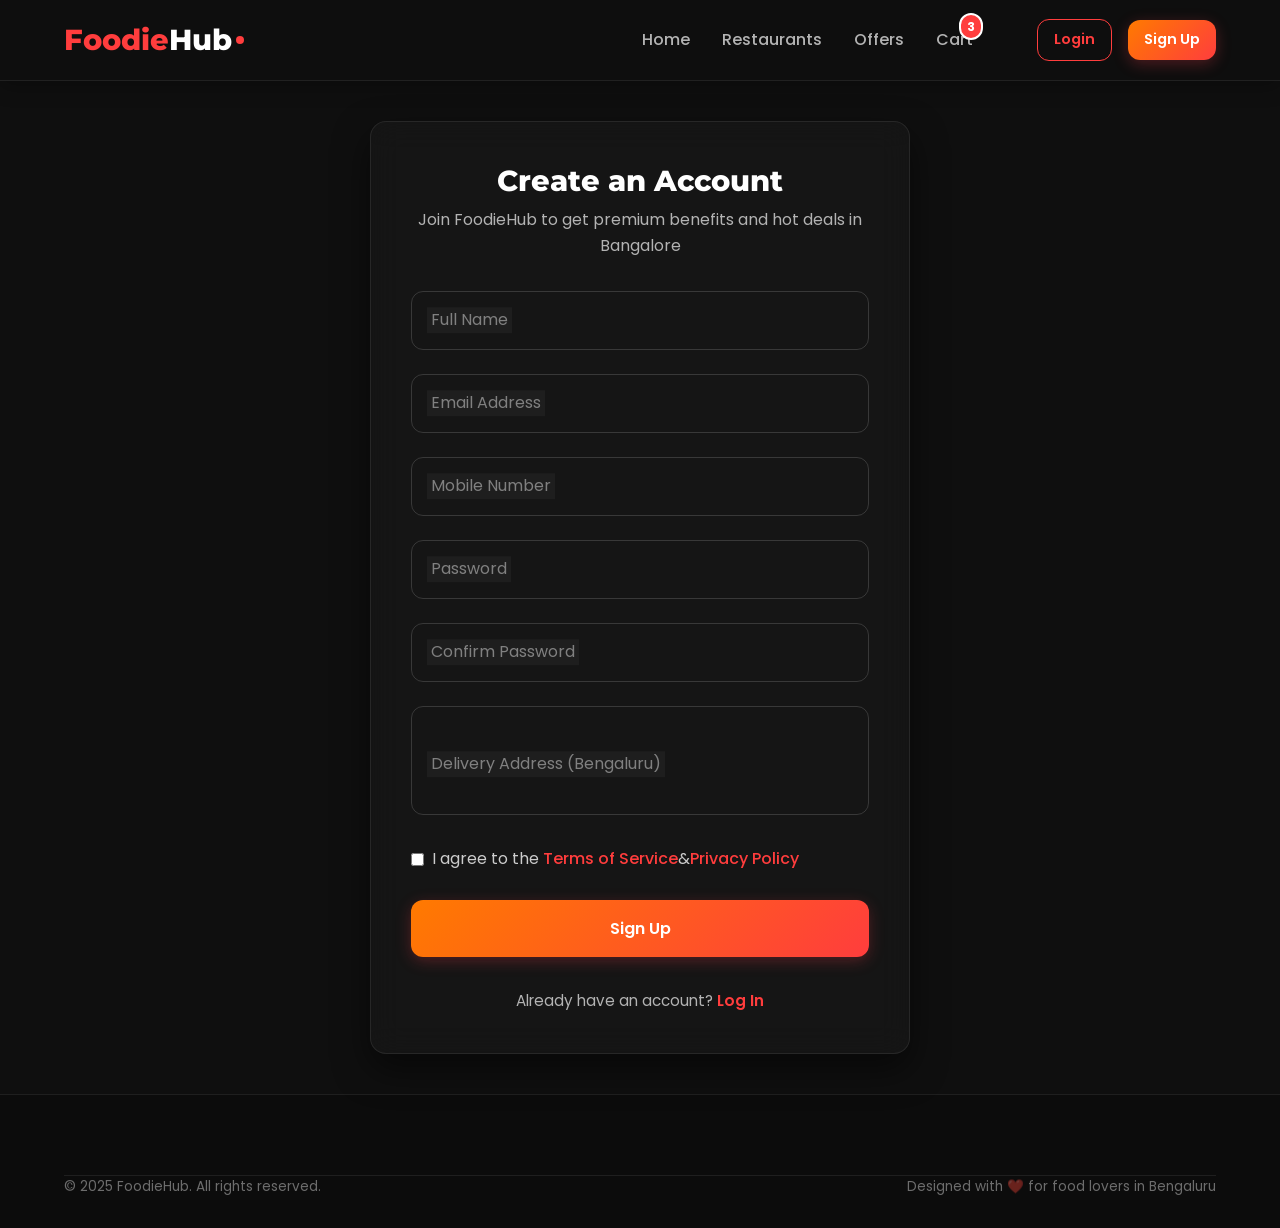
<file: register.html>
<!DOCTYPE html>
<html lang="en">
<head>
  <meta charset="UTF-8">
  <meta name="viewport" content="width=device-width, initial-scale=1.0">
  <meta name="description" content="Register an account on FoodieHub. Order meals and get fast delivery in Bengaluru.">
  <title>FoodieHub | Sign Up</title>
  <link rel="stylesheet" href="css/style.css?v=2.0">
</head>
<body>

  <!-- Mobile nav drawer checkbox -->
  <input type="checkbox" id="menu-toggle" class="menu-toggle-checkbox">

  <!-- Navigation Bar -->
  <header class="navbar-wrapper">
    <div class="container navbar">
      <a href="index.html" class="logo">
        Foodie<span>Hub</span><div class="logo-dot"></div>
      </a>

      <nav class="nav-menu">
        <!-- Close Button for Mobile Drawer -->
        <label for="menu-toggle" class="menu-close-btn">&times;</label>
        <a href="index.html" class="nav-link">Home</a>
        <a href="restaurants.html" class="nav-link">Restaurants</a>
        <a href="index.html#offers" class="nav-link">Offers</a>
        <a href="cart.html" class="nav-link nav-cart-btn">
          Cart 
          <span class="cart-badge">2</span>
        </a>
        <div class="nav-auth">
          <a href="login.html" class="btn btn-outline btn-sm">Login</a>
          <a href="register.html" class="btn btn-primary btn-sm active">Sign Up</a>
        </div>
      </nav>

      <!-- Mobile Hamburger Toggle Button -->
      <label for="menu-toggle" class="menu-toggle-btn">
        <svg xmlns="http://www.w3.org/2000/svg" height="28" viewBox="0 0 24 24" width="28" fill="#1C1C1C">
          <path d="M3 18h18v-2H3v2zm0-5h18v-2H3v2zm0-7v2h18V6H3z"/>
        </svg>
      </label>
    </div>
  </header>

  <!-- Register Main Content -->
  <main class="auth-page" style="padding: 40px 24px;">
    <div class="auth-card" style="max-width: 540px;">
      <div class="auth-header">
        <h2>Create an Account</h2>
        <p>Join FoodieHub to get premium benefits and hot deals in Bangalore</p>
      </div>

      <!-- Registration Form -->
      <form action="login.html" method="GET" autocomplete="on">
        
        <!-- Name Group -->
        <div class="form-group">
          <input type="text" id="reg-name" class="form-input" placeholder=" " required autocomplete="name">
          <label for="reg-name" class="form-label">Full Name</label>
        </div>

        <!-- Email Group -->
        <div class="form-group">
          <input type="email" id="reg-email" class="form-input" placeholder=" " required autocomplete="email">
          <label for="reg-email" class="form-label">Email Address</label>
        </div>

        <!-- Mobile Number Group -->
        <div class="form-group">
          <input type="tel" id="reg-mobile" class="form-input" placeholder=" " required autocomplete="tel">
          <label for="reg-mobile" class="form-label">Mobile Number</label>
        </div>

        <!-- Password Group -->
        <div class="form-group">
          <input type="password" id="reg-pass" class="form-input" placeholder=" " required autocomplete="new-password">
          <label for="reg-pass" class="form-label">Password</label>
        </div>

        <!-- Confirm Password Group -->
        <div class="form-group">
          <input type="password" id="reg-confirm" class="form-input" placeholder=" " required autocomplete="new-password">
          <label for="reg-confirm" class="form-label">Confirm Password</label>
        </div>

        <!-- Address Group -->
        <div class="form-group">
          <textarea id="reg-address" class="form-input" placeholder=" " rows="3" required style="resize: none; min-height: 100px;"></textarea>
          <label for="reg-address" class="form-label">Delivery Address (Bengaluru)</label>
        </div>

        <!-- Terms checkbox -->
        <label class="remember-me" style="margin-bottom: 28px;">
          <input type="checkbox" required>
          I agree to the <a href="#" style="color: var(--primary-color); margin-left: 4px; font-weight: 500;">Terms of Service</a> &amp; <a href="#" style="color: var(--primary-color); font-weight: 500;">Privacy Policy</a>
        </label>

        <!-- Submit Button -->
        <button type="submit" class="btn btn-primary" style="width: 100%; padding: 16px;">
          Sign Up
        </button>

        <!-- Redirect Link -->
        <p style="text-align: center; margin-top: 32px; color: var(--text-medium); font-size: 0.95rem;">
          Already have an account? <a href="login.html" style="color: var(--primary-color); font-weight: 600;">Log In</a>
        </p>

      </form>
    </div>
  </main>

  <!-- Footer Section -->
  <footer class="footer">
    <div class="container">
      <div class="footer-bottom" style="border-top: none; padding-top: 0;">
        <p>&copy; 2025 FoodieHub. All rights reserved.</p>
        <p>Designed with ❤️ for food lovers in Bengaluru</p>
      </div>
    </div>
  </footer>
  <script src="js/cart.js"></script>
  <script src="js/app.js"></script>
</body>
</html>
</file>
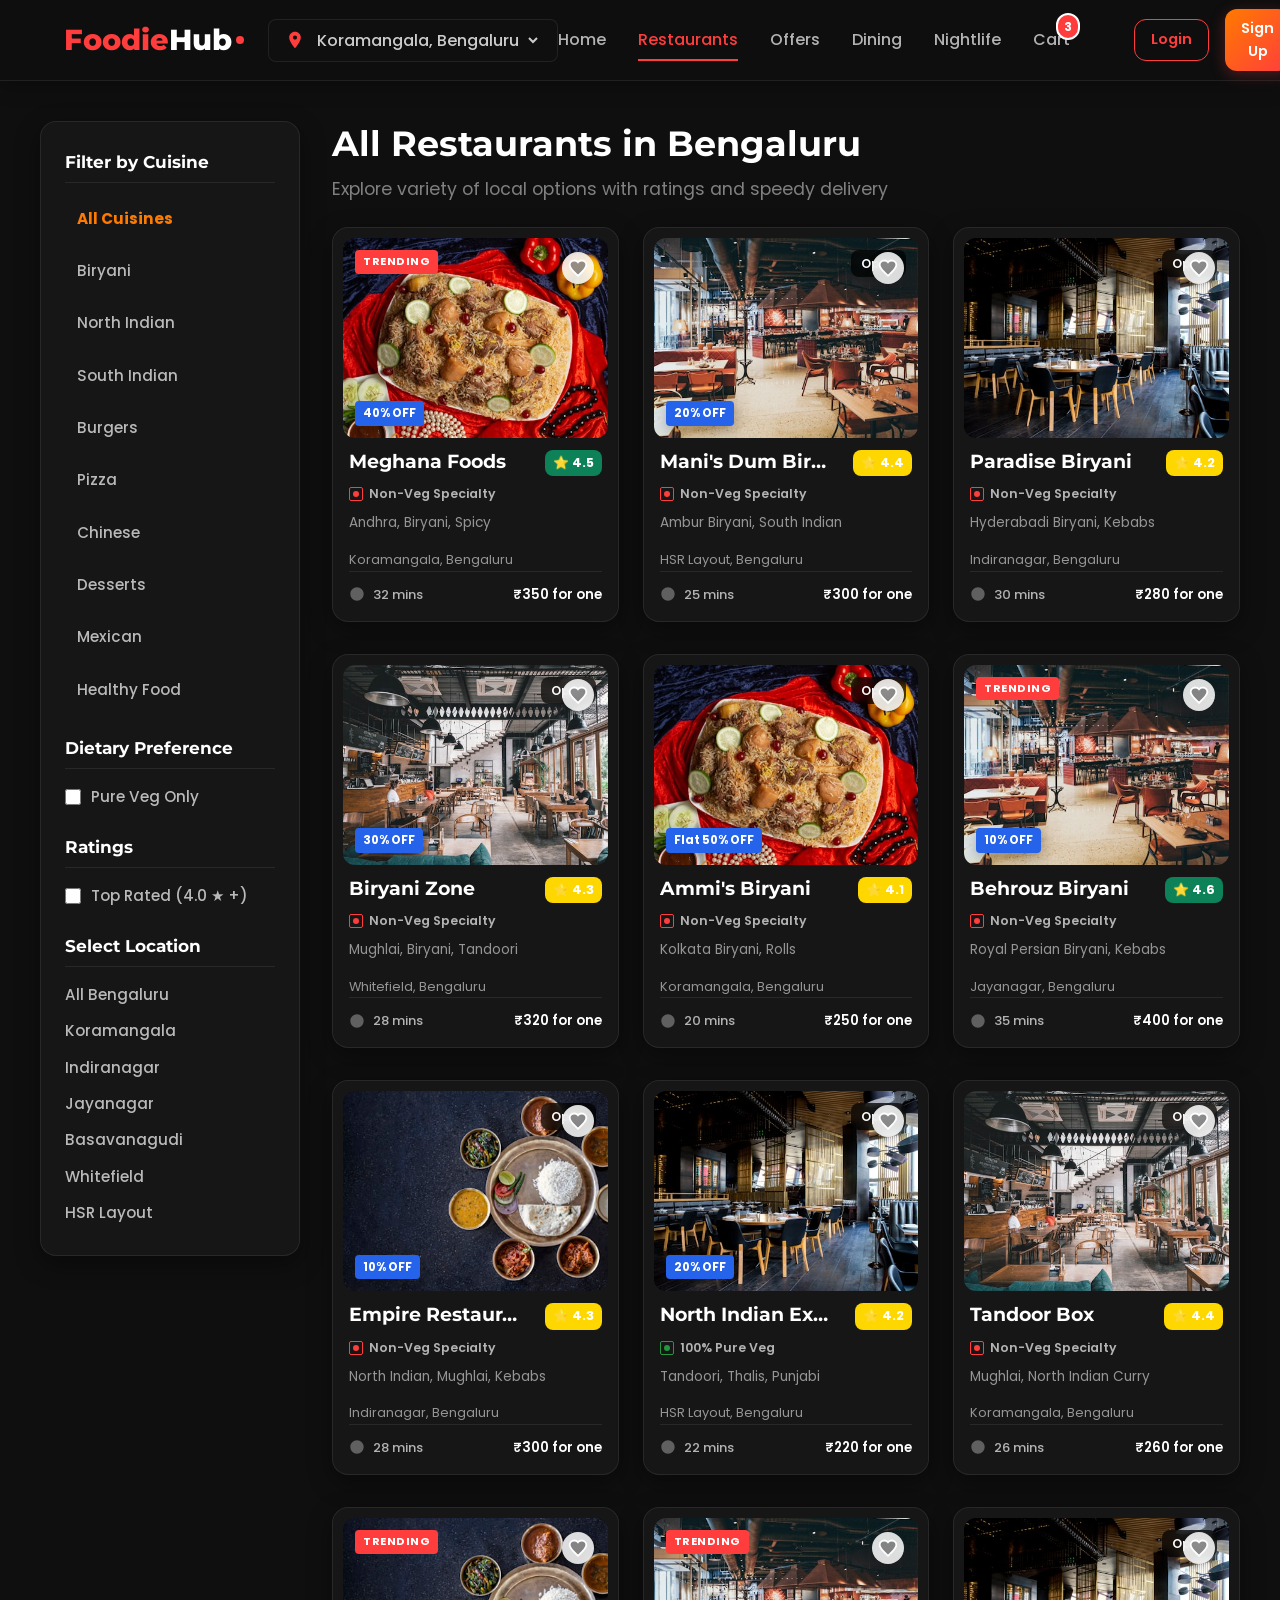
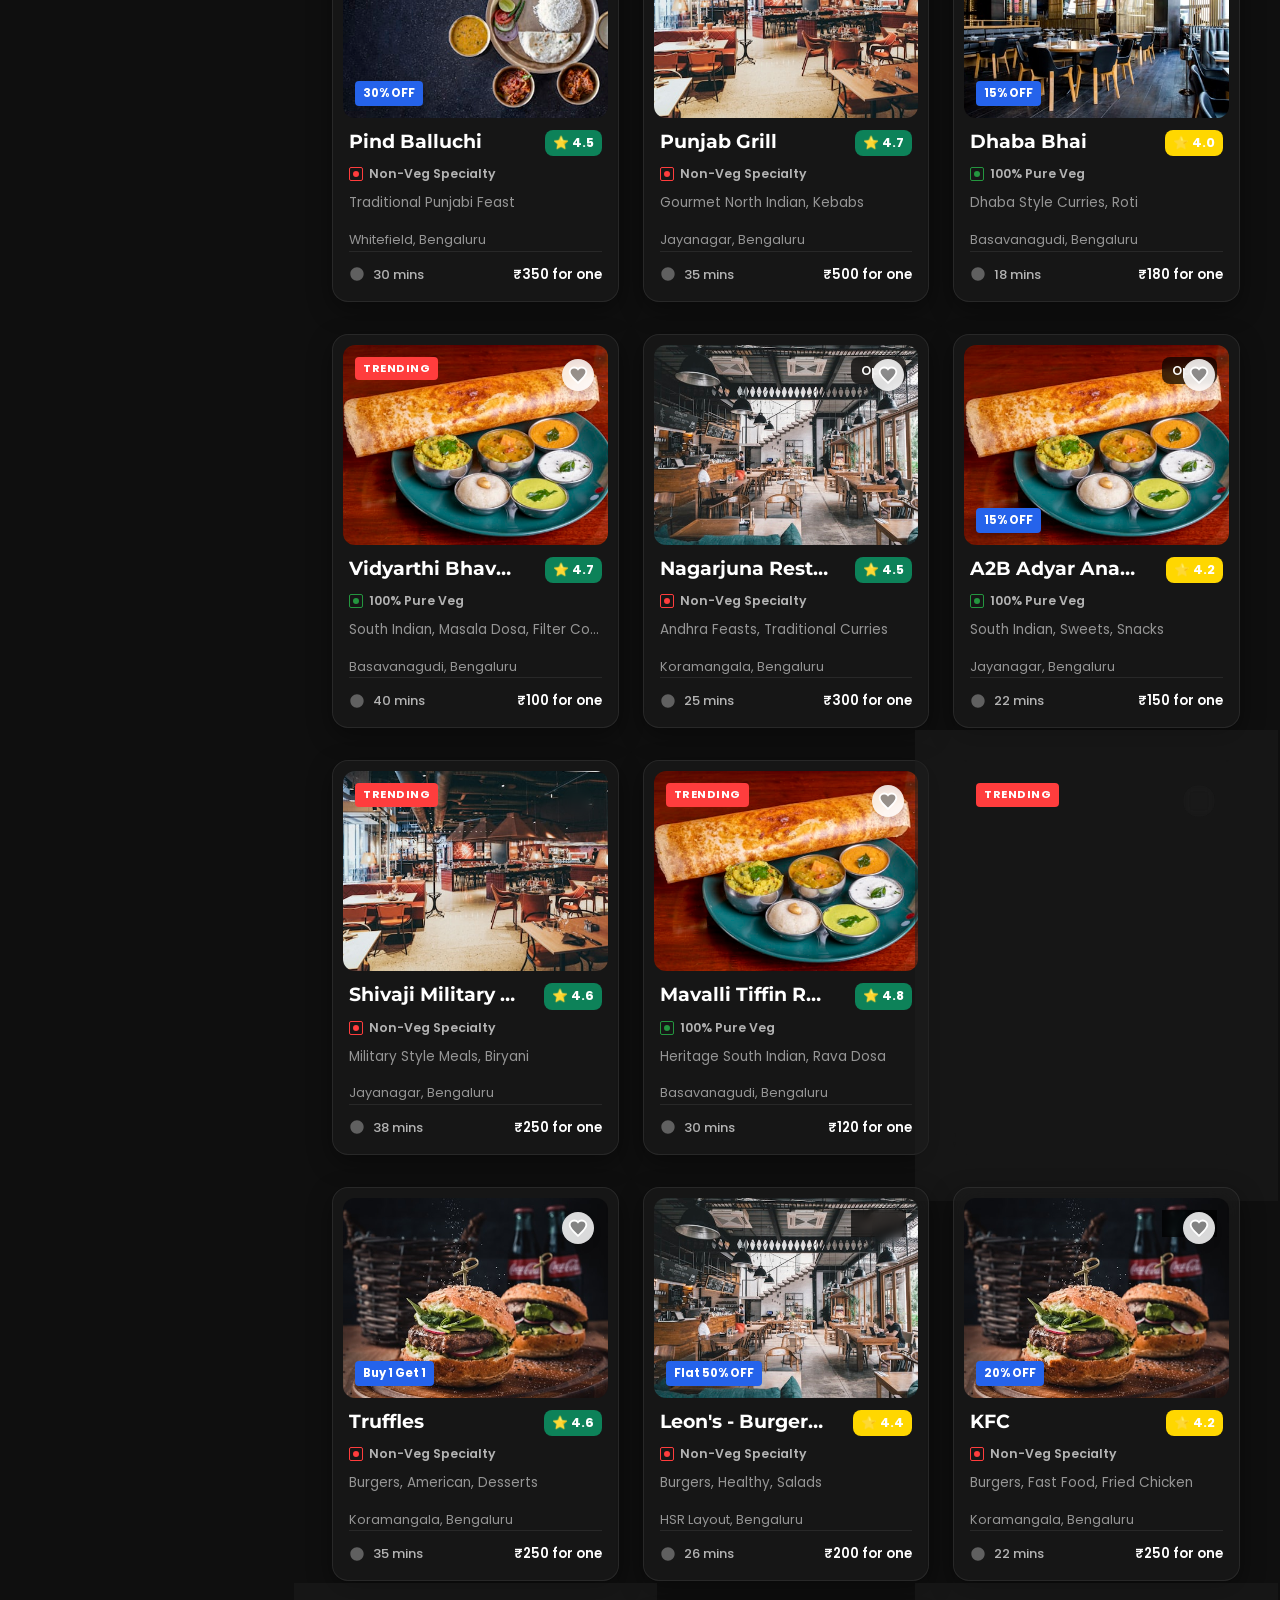
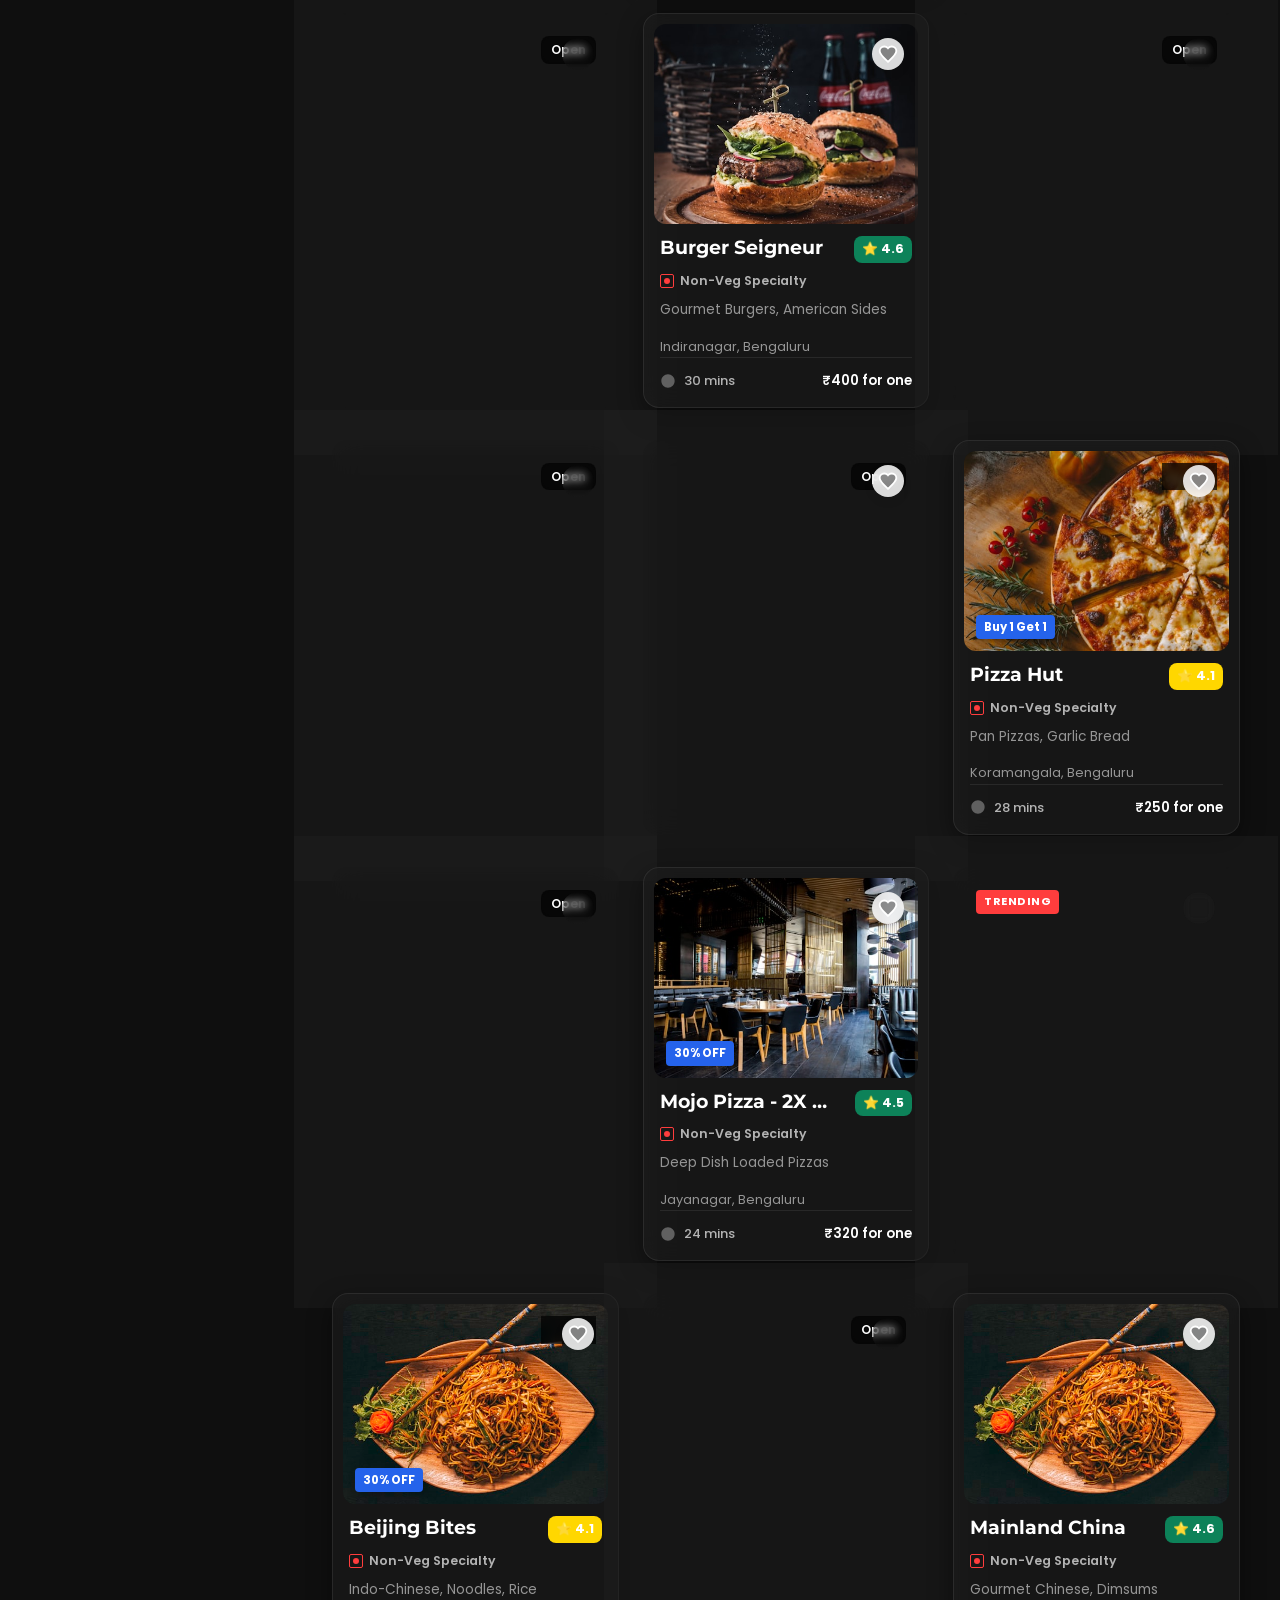
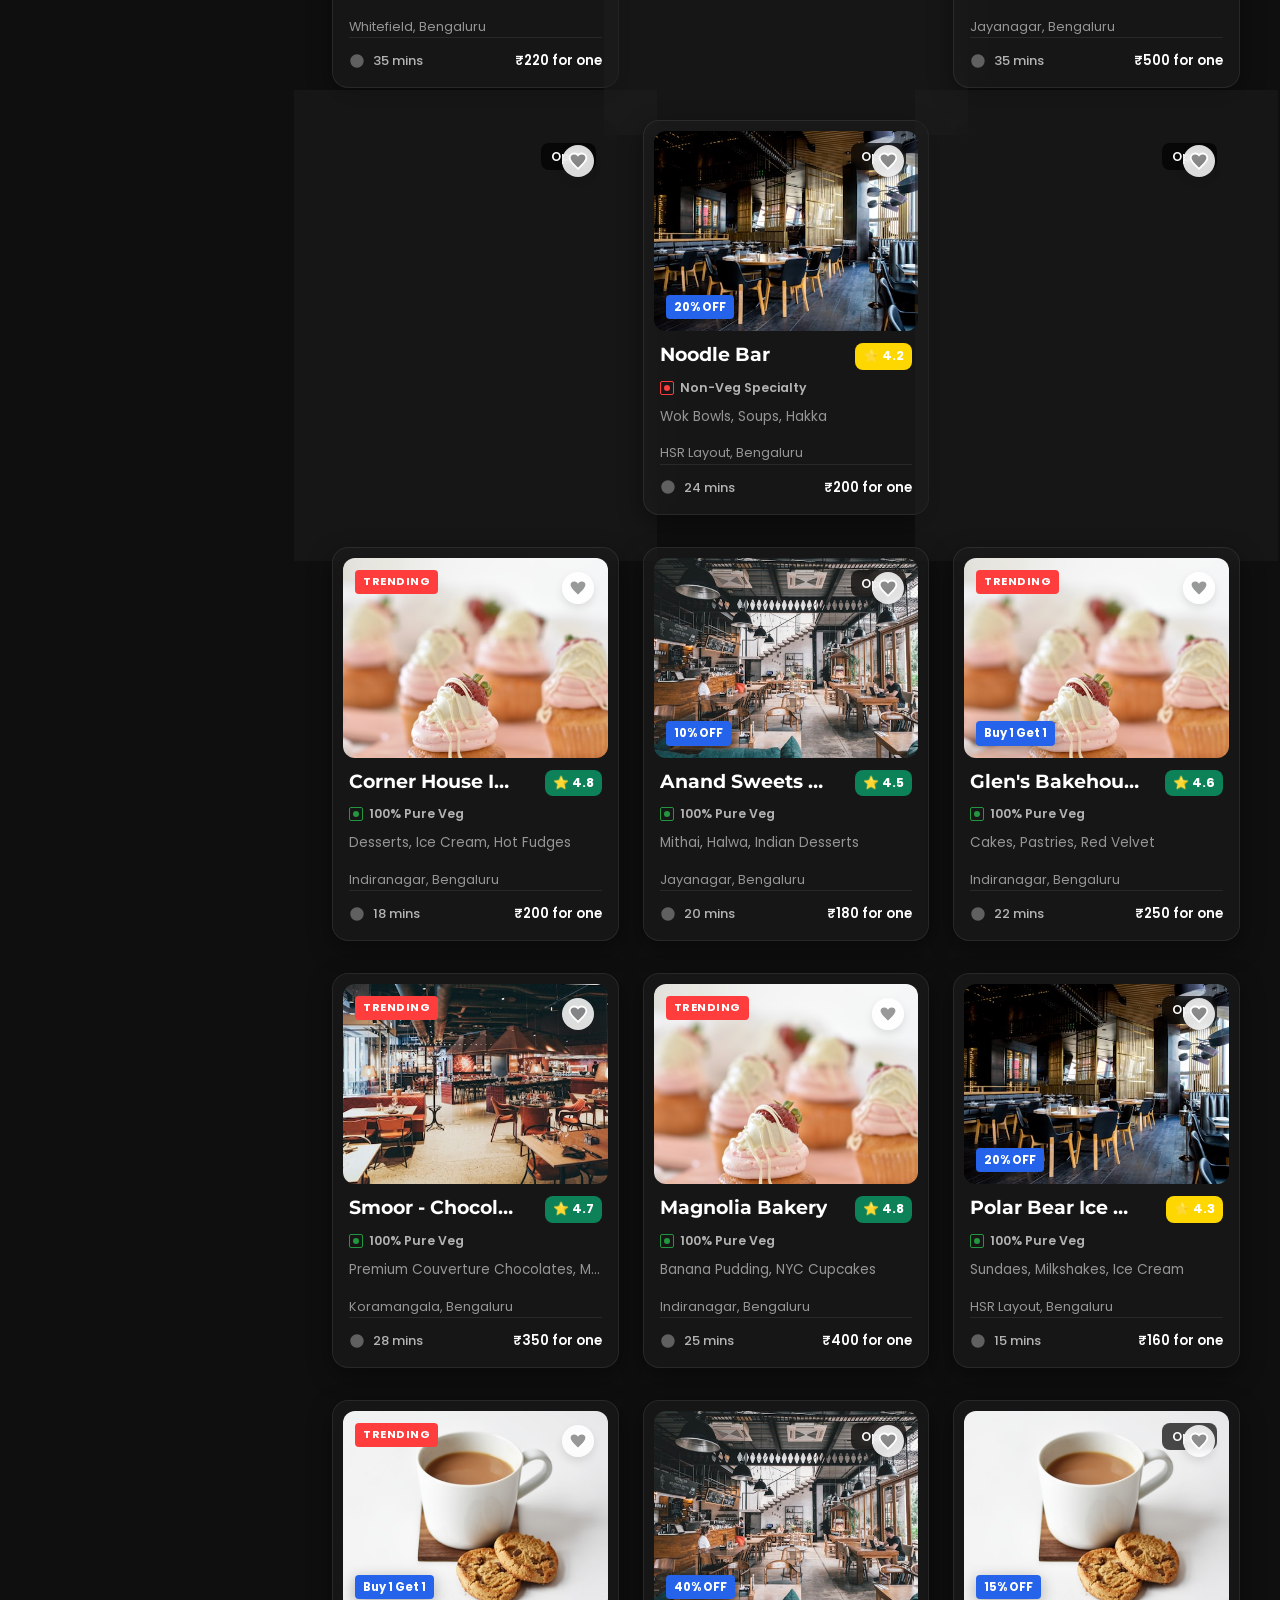
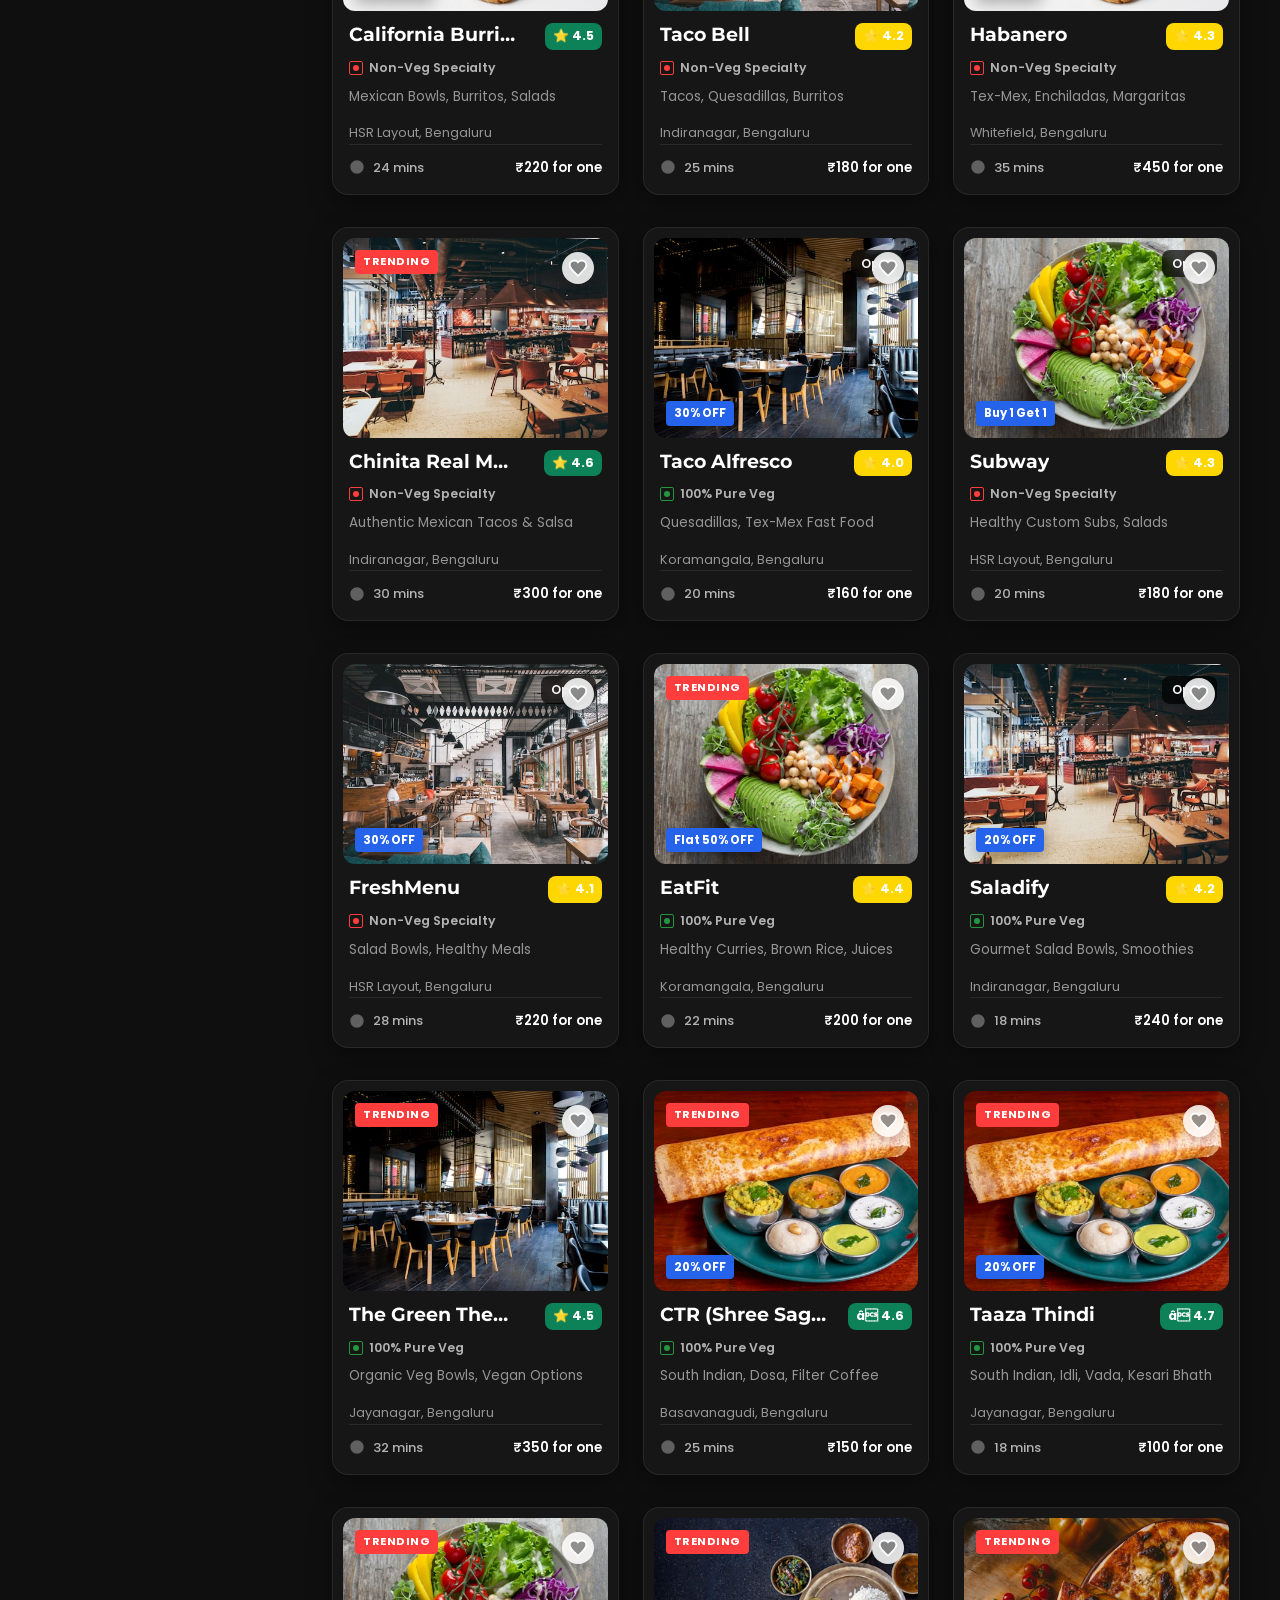
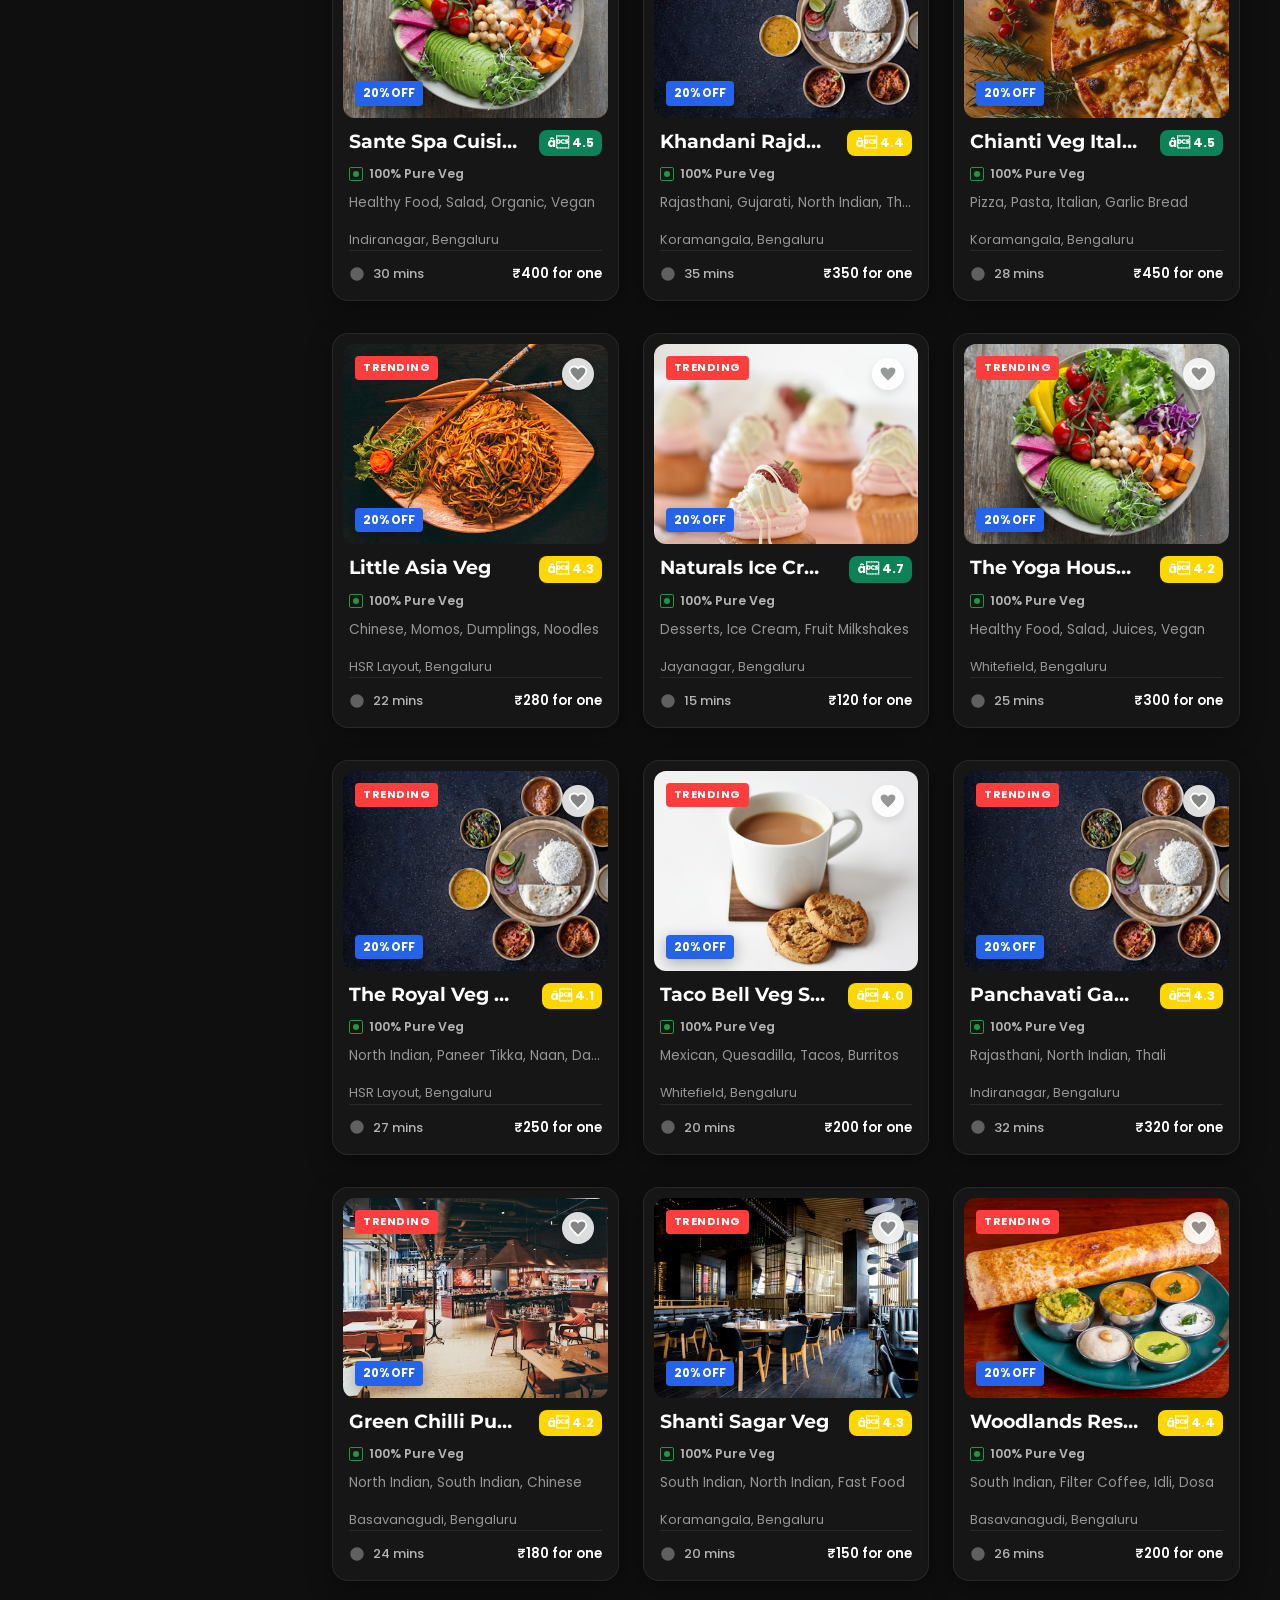
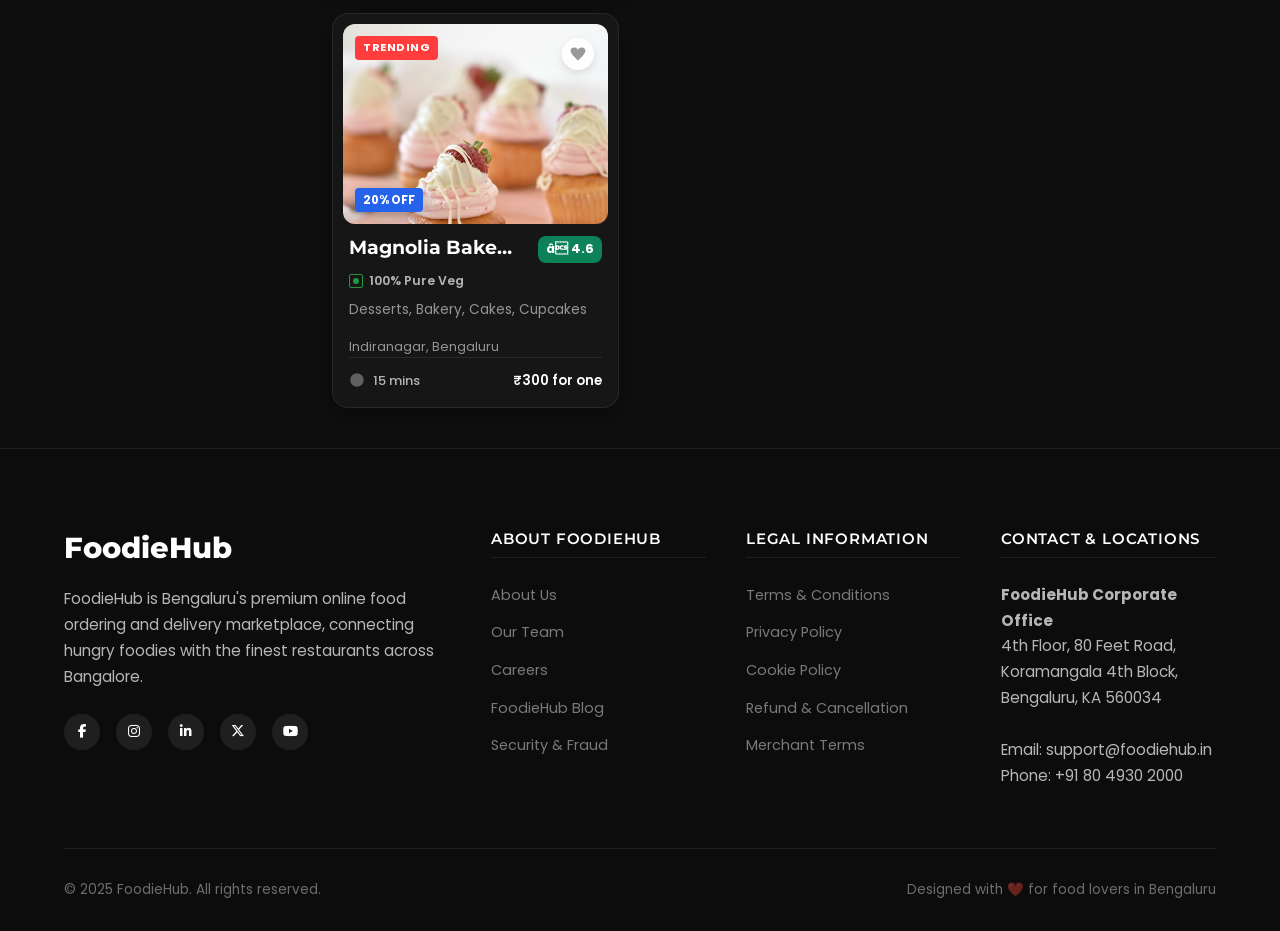
<file: restaurants.html>
<!DOCTYPE html>
<html lang="en">
<head>
  <meta charset="UTF-8">
  <meta name="viewport" content="width=device-width, initial-scale=1.0">
  <meta name="description" content="Explore and filter 20 popular restaurants in Bengaluru on FoodieHub. Filter by cuisine, location, rating, and veg status.">
  <title>FoodieHub | Explore Restaurants in Bengaluru</title>
  <link rel="stylesheet" href="css/style.css?v=2.0">
  <link rel="stylesheet" href="https://cdnjs.cloudflare.com/ajax/libs/font-awesome/6.4.0/css/all.min.css">
</head>
<body>
  <!-- Target Anchors for Cuisine Filter -->
  <div id="all" style="display:none;"></div>
  <div id="biryani" style="display:none;"></div>
  <div id="north-indian" style="display:none;"></div>
  <div id="south-indian" style="display:none;"></div>
  <div id="burgers" style="display:none;"></div>
  <div id="pizza" style="display:none;"></div>
  <div id="chinese" style="display:none;"></div>
  <div id="desserts" style="display:none;"></div>
  <div id="mexican" style="display:none;"></div>
  <div id="healthy" style="display:none;"></div>


  <!-- Pure CSS Filtering Control Inputs (Hidden) -->
  <div class="filter-inputs-holder">
    <!-- Cuisine Filters -->
    <input type="radio" id="filter-cuisine-all" name="cuisine-filter" checked>
    <input type="radio" id="filter-cuisine-biryani" name="cuisine-filter">
    <input type="radio" id="filter-cuisine-north-indian" name="cuisine-filter">
    <input type="radio" id="filter-cuisine-south-indian" name="cuisine-filter">
    <input type="radio" id="filter-cuisine-burgers" name="cuisine-filter">
    <input type="radio" id="filter-cuisine-pizza" name="cuisine-filter">
    <input type="radio" id="filter-cuisine-chinese" name="cuisine-filter">
    <input type="radio" id="filter-cuisine-desserts" name="cuisine-filter">
    <input type="radio" id="filter-cuisine-mexican" name="cuisine-filter">
    <input type="radio" id="filter-cuisine-healthy" name="cuisine-filter">

    <!-- Rating Filter (4.0+) -->
    <input type="checkbox" id="filter-rating-40" name="rating-filter">

    <!-- Location Filters -->
    <input type="radio" id="filter-loc-all" name="location-filter" checked>
    <input type="radio" id="filter-loc-koramangala" name="location-filter">
    <input type="radio" id="filter-loc-indiranagar" name="location-filter">
    <input type="radio" id="filter-loc-jayanagar" name="location-filter">
    <input type="radio" id="filter-loc-basavanagudi" name="location-filter">
    <input type="radio" id="filter-loc-whitefield" name="location-filter">
    <input type="radio" id="filter-loc-hsr" name="location-filter">

    <!-- Veg Only Filter -->
    <input type="checkbox" id="filter-veg-only" name="veg-filter">

    <!-- Mobile Filter Sidebar Toggle (Hidden) -->
    <input type="checkbox" id="filter-toggle" class="filter-toggle-checkbox" style="display: none;">
    <label for="filter-toggle" class="filter-overlay-backdrop"></label>
  </div>

  <!-- Mobile nav drawer checkbox -->
  <input type="checkbox" id="menu-toggle" class="menu-toggle-checkbox">

  <!-- Navigation Bar -->
  <header class="navbar-wrapper">
    <div class="container navbar">
      <a href="index.html" class="logo">
        Foodie<span>Hub</span><div class="logo-dot"></div>
      </a>

      <!-- Location Selector -->
      <div class="location-selector">
        <svg xmlns="http://www.w3.org/2000/svg" height="20" viewBox="0 0 24 24" width="20">
          <path d="M12 2C8.13 2 5 5.13 5 9c0 5.25 7 13 7 13s7-7.75 7-13c0-3.87-3.13-7-7-7zm0 9.5c-1.38 0-2.5-1.12-2.5-2.5s1.12-2.5 2.5-2.5 2.5 1.12 2.5 2.5-1.12 2.5-2.5 2.5z"/>
        </svg>
        <select aria-label="Select Bengaluru Location">
          <option value="bengaluru">Bengaluru (All)</option>
          <option value="koramangala" selected>Koramangala, Bengaluru</option>
          <option value="indiranagar">Indiranagar, Bengaluru</option>
          <option value="jayanagar">Jayanagar, Bengaluru</option>
          <option value="basavanagudi">Basavanagudi, Bengaluru</option>
          <option value="whitefield">Whitefield, Bengaluru</option>
          <option value="hsr">HSR Layout, Bengaluru</option>
        </select>
      </div>

      <!-- Nav Links -->
      <nav class="nav-menu">
        <!-- Close Button for Mobile Drawer -->
        <label for="menu-toggle" class="menu-close-btn">&times;</label>
        <a href="index.html" class="nav-link">Home</a>
        <a href="restaurants.html" class="nav-link active">Restaurants</a>
        <a href="index.html#offers" class="nav-link">Offers</a>
        <a href="restaurants.html?type=dining" class="nav-link">Dining</a>
        <a href="restaurants.html?type=nightlife" class="nav-link">Nightlife</a>
        <a href="cart.html" class="nav-link nav-cart-btn">
          Cart 
          <span class="cart-badge">2</span>
        </a>
        <div class="nav-auth">
          <a href="login.html" class="btn btn-outline btn-sm">Login</a>
          <a href="register.html" class="btn btn-primary btn-sm">Sign Up</a>
        </div>
      </nav>

      <!-- Mobile Hamburger Toggle Button -->
      <label for="menu-toggle" class="menu-toggle-btn">
        <svg xmlns="http://www.w3.org/2000/svg" height="28" viewBox="0 0 24 24" width="28" fill="#1C1C1C">
          <path d="M3 18h18v-2H3v2zm0-5h18v-2H3v2zm0-7v2h18V6H3z"/>
        </svg>
      </label>
    </div>
  </header>

  <!-- Filter & Listing Layout -->
  <main class="container restaurants-layout">

    <!-- Mobile Filters Bar -->
    <div class="mobile-filter-bar">
      <label for="filter-toggle" class="filter-toggle-btn">
        <svg xmlns="http://www.w3.org/2000/svg" height="20" viewBox="0 0 24 24" width="20" fill="currentColor">
          <path d="M10 18h4v-2h-4v2zM3 6v2h18V6H3zm3 7h12v-2H6v2z"/>
        </svg>
        Filters &amp; Sort
      </label>
    </div>
    
    <!-- Sidebar Filters -->
    <aside class="filter-sidebar">
      <div class="filter-group">
        <h4>Filter by Cuisine</h4>
        <div class="filter-options">
          <a href="#all" class="filter-label">
            All Cuisines
          </a>
          <a href="#biryani" class="filter-label">
            Biryani
          </a>
          <a href="#north-indian" class="filter-label">
            North Indian
          </a>
          <a href="#south-indian" class="filter-label">
            South Indian
          </a>
          <a href="#burgers" class="filter-label">
            Burgers
          </a>
          <a href="#pizza" class="filter-label">
            Pizza
          </a>
          <a href="#chinese" class="filter-label">
            Chinese
          </a>
          <a href="#desserts" class="filter-label">
            Desserts
          </a>
          <a href="#mexican" class="filter-label">
            Mexican
          </a>
          <a href="#healthy" class="filter-label">
            Healthy Food
          </a>
        </div>
      </div>
      <div class="filter-group">
        <h4>Dietary Preference</h4>
        <div class="filter-options">
          <label for="filter-veg-only" class="filter-label">
            <input type="checkbox" id="veg-check-display" onclick="document.getElementById('filter-veg-only').click();">
            Pure Veg Only
          </label>
        </div>
      </div>

      <div class="filter-group">
        <h4>Ratings</h4>
        <div class="filter-options">
          <label for="filter-rating-40" class="filter-label">
            <input type="checkbox" id="rating-check-display" onclick="document.getElementById('filter-rating-40').click();">
            Top Rated (4.0 ★ +)
          </label>
        </div>
      </div>

      <div class="filter-group">
        <h4>Select Location</h4>
        <div class="filter-options">
          <label for="filter-loc-all" class="filter-label">
            All Bengaluru
          </label>
          <label for="filter-loc-koramangala" class="filter-label">
            Koramangala
          </label>
          <label for="filter-loc-indiranagar" class="filter-label">
            Indiranagar
          </label>
          <label for="filter-loc-jayanagar" class="filter-label">
            Jayanagar
          </label>
          <label for="filter-loc-basavanagudi" class="filter-label">
            Basavanagudi
          </label>
          <label for="filter-loc-whitefield" class="filter-label">
            Whitefield
          </label>
          <label for="filter-loc-hsr" class="filter-label">
            HSR Layout
          </label>
        </div>
      </div>
    </aside>

    <!-- Restaurants List Grid -->
    <section>
      <div class="section-header" style="margin-bottom: 24px;">
        <h2>All Restaurants in Bengaluru</h2>
        <p>Explore variety of local options with ratings and speedy delivery</p>
      </div>

      <div class="restaurant-grid">
      <a href="restaurant-details.html#res-meghana" class="restaurant-card cuisine-biryani rating-high loc-koramangala ">
        <div class="restaurant-img-wrapper">
          <button class="btn-favorite" aria-label="Add to Favorites" type="button">
            <svg xmlns="http://www.w3.org/2000/svg" height="20" viewBox="0 0 24 24" width="20">
              <path d="M12 21.35l-1.45-1.32C5.4 15.36 2 12.28 2 8.5 2 5.42 4.42 3 7.5 3c1.74 0 3.41.81 4.5 2.09C13.09 3.81 14.76 3 16.5 3 19.58 3 22 5.42 22 8.5c0 3.78-3.4 6.86-8.55 11.54L12 21.35z"/>
            </svg>
          </button>
          <span class="badge-trending">Trending</span><span class="badge-offer">40% OFF</span>
          <img src="images/restaurant_images/res-biryani.jpg" alt="Meghana Foods" loading="lazy">
        </div>
        <div class="restaurant-info">
          <div class="restaurant-info-top">
            <h3>Meghana Foods</h3>
            <span class="rating-badge rating-high">⭐ 4.5</span>
          </div>
          <div class="tag-veg-nonveg">
            <span class="indicator indicator-nonveg"><span class="indicator-dot"></span></span><span class="type-label">Non-Veg Specialty</span>
          </div>
          <p class="cuisine-tags">Andhra, Biryani, Spicy</p>
          <div class="location-tag">Koramangala, Bengaluru</div>
          <div class="restaurant-meta">
            <span class="meta-delivery">
              <svg xmlns="http://www.w3.org/2000/svg" height="16" viewBox="0 0 24 24" width="16" fill="currentColor" style="vertical-align: middle; margin-right: 4px; opacity: 0.7;">
                <path d="M12 2C6.48 2 2 6.48 2 12s4.48 10 10 10 10-4.48 10-10S17.52 2 12 2zm1 10V7h-2v6h5v-2h-3z"/>
              </svg>
              32 mins
            </span>
            <span class="meta-price">&#8377;350 for one</span>
          </div>
        </div>
      </a>

      <a href="restaurant-details.html#res-manis" class="restaurant-card cuisine-biryani rating-med loc-hsr ">
        <div class="restaurant-img-wrapper">
          <button class="btn-favorite" aria-label="Add to Favorites" type="button">
            <svg xmlns="http://www.w3.org/2000/svg" height="20" viewBox="0 0 24 24" width="20">
              <path d="M12 21.35l-1.45-1.32C5.4 15.36 2 12.28 2 8.5 2 5.42 4.42 3 7.5 3c1.74 0 3.41.81 4.5 2.09C13.09 3.81 14.76 3 16.5 3 19.58 3 22 5.42 22 8.5c0 3.78-3.4 6.86-8.55 11.54L12 21.35z"/>
            </svg>
          </button>
          <span class="badge-status">Open</span><span class="badge-offer">20% OFF</span>
          <img src="images/restaurant_images/res-generic-1.jpg" alt="Mani's Dum Biryani" loading="lazy">
        </div>
        <div class="restaurant-info">
          <div class="restaurant-info-top">
            <h3>Mani's Dum Biryani</h3>
            <span class="rating-badge rating-med">⭐ 4.4</span>
          </div>
          <div class="tag-veg-nonveg">
            <span class="indicator indicator-nonveg"><span class="indicator-dot"></span></span><span class="type-label">Non-Veg Specialty</span>
          </div>
          <p class="cuisine-tags">Ambur Biryani, South Indian</p>
          <div class="location-tag">HSR Layout, Bengaluru</div>
          <div class="restaurant-meta">
            <span class="meta-delivery">
              <svg xmlns="http://www.w3.org/2000/svg" height="16" viewBox="0 0 24 24" width="16" fill="currentColor" style="vertical-align: middle; margin-right: 4px; opacity: 0.7;">
                <path d="M12 2C6.48 2 2 6.48 2 12s4.48 10 10 10 10-4.48 10-10S17.52 2 12 2zm1 10V7h-2v6h5v-2h-3z"/>
              </svg>
              25 mins
            </span>
            <span class="meta-price">&#8377;300 for one</span>
          </div>
        </div>
      </a>

      <a href="restaurant-details.html#res-paradise" class="restaurant-card cuisine-biryani rating-med loc-indiranagar ">
        <div class="restaurant-img-wrapper">
          <button class="btn-favorite" aria-label="Add to Favorites" type="button">
            <svg xmlns="http://www.w3.org/2000/svg" height="20" viewBox="0 0 24 24" width="20">
              <path d="M12 21.35l-1.45-1.32C5.4 15.36 2 12.28 2 8.5 2 5.42 4.42 3 7.5 3c1.74 0 3.41.81 4.5 2.09C13.09 3.81 14.76 3 16.5 3 19.58 3 22 5.42 22 8.5c0 3.78-3.4 6.86-8.55 11.54L12 21.35z"/>
            </svg>
          </button>
          <span class="badge-status">Open</span>
          <img src="images/restaurant_images/res-generic-2.jpg" alt="Paradise Biryani" loading="lazy">
        </div>
        <div class="restaurant-info">
          <div class="restaurant-info-top">
            <h3>Paradise Biryani</h3>
            <span class="rating-badge rating-med">⭐ 4.2</span>
          </div>
          <div class="tag-veg-nonveg">
            <span class="indicator indicator-nonveg"><span class="indicator-dot"></span></span><span class="type-label">Non-Veg Specialty</span>
          </div>
          <p class="cuisine-tags">Hyderabadi Biryani, Kebabs</p>
          <div class="location-tag">Indiranagar, Bengaluru</div>
          <div class="restaurant-meta">
            <span class="meta-delivery">
              <svg xmlns="http://www.w3.org/2000/svg" height="16" viewBox="0 0 24 24" width="16" fill="currentColor" style="vertical-align: middle; margin-right: 4px; opacity: 0.7;">
                <path d="M12 2C6.48 2 2 6.48 2 12s4.48 10 10 10 10-4.48 10-10S17.52 2 12 2zm1 10V7h-2v6h5v-2h-3z"/>
              </svg>
              30 mins
            </span>
            <span class="meta-price">&#8377;280 for one</span>
          </div>
        </div>
      </a>

      <a href="restaurant-details.html#res-biryanizone" class="restaurant-card cuisine-biryani rating-med loc-whitefield ">
        <div class="restaurant-img-wrapper">
          <button class="btn-favorite" aria-label="Add to Favorites" type="button">
            <svg xmlns="http://www.w3.org/2000/svg" height="20" viewBox="0 0 24 24" width="20">
              <path d="M12 21.35l-1.45-1.32C5.4 15.36 2 12.28 2 8.5 2 5.42 4.42 3 7.5 3c1.74 0 3.41.81 4.5 2.09C13.09 3.81 14.76 3 16.5 3 19.58 3 22 5.42 22 8.5c0 3.78-3.4 6.86-8.55 11.54L12 21.35z"/>
            </svg>
          </button>
          <span class="badge-status">Open</span><span class="badge-offer">30% OFF</span>
          <img src="images/restaurant_images/res-generic-3.jpg" alt="Biryani Zone" loading="lazy">
        </div>
        <div class="restaurant-info">
          <div class="restaurant-info-top">
            <h3>Biryani Zone</h3>
            <span class="rating-badge rating-med">⭐ 4.3</span>
          </div>
          <div class="tag-veg-nonveg">
            <span class="indicator indicator-nonveg"><span class="indicator-dot"></span></span><span class="type-label">Non-Veg Specialty</span>
          </div>
          <p class="cuisine-tags">Mughlai, Biryani, Tandoori</p>
          <div class="location-tag">Whitefield, Bengaluru</div>
          <div class="restaurant-meta">
            <span class="meta-delivery">
              <svg xmlns="http://www.w3.org/2000/svg" height="16" viewBox="0 0 24 24" width="16" fill="currentColor" style="vertical-align: middle; margin-right: 4px; opacity: 0.7;">
                <path d="M12 2C6.48 2 2 6.48 2 12s4.48 10 10 10 10-4.48 10-10S17.52 2 12 2zm1 10V7h-2v6h5v-2h-3z"/>
              </svg>
              28 mins
            </span>
            <span class="meta-price">&#8377;320 for one</span>
          </div>
        </div>
      </a>

      <a href="restaurant-details.html#res-ammis" class="restaurant-card cuisine-biryani rating-med loc-koramangala ">
        <div class="restaurant-img-wrapper">
          <button class="btn-favorite" aria-label="Add to Favorites" type="button">
            <svg xmlns="http://www.w3.org/2000/svg" height="20" viewBox="0 0 24 24" width="20">
              <path d="M12 21.35l-1.45-1.32C5.4 15.36 2 12.28 2 8.5 2 5.42 4.42 3 7.5 3c1.74 0 3.41.81 4.5 2.09C13.09 3.81 14.76 3 16.5 3 19.58 3 22 5.42 22 8.5c0 3.78-3.4 6.86-8.55 11.54L12 21.35z"/>
            </svg>
          </button>
          <span class="badge-status">Open</span><span class="badge-offer">Flat 50% OFF</span>
          <img src="images/restaurant_images/res-biryani.jpg" alt="Ammi's Biryani" loading="lazy">
        </div>
        <div class="restaurant-info">
          <div class="restaurant-info-top">
            <h3>Ammi's Biryani</h3>
            <span class="rating-badge rating-med">⭐ 4.1</span>
          </div>
          <div class="tag-veg-nonveg">
            <span class="indicator indicator-nonveg"><span class="indicator-dot"></span></span><span class="type-label">Non-Veg Specialty</span>
          </div>
          <p class="cuisine-tags">Kolkata Biryani, Rolls</p>
          <div class="location-tag">Koramangala, Bengaluru</div>
          <div class="restaurant-meta">
            <span class="meta-delivery">
              <svg xmlns="http://www.w3.org/2000/svg" height="16" viewBox="0 0 24 24" width="16" fill="currentColor" style="vertical-align: middle; margin-right: 4px; opacity: 0.7;">
                <path d="M12 2C6.48 2 2 6.48 2 12s4.48 10 10 10 10-4.48 10-10S17.52 2 12 2zm1 10V7h-2v6h5v-2h-3z"/>
              </svg>
              20 mins
            </span>
            <span class="meta-price">&#8377;250 for one</span>
          </div>
        </div>
      </a>

      <a href="restaurant-details.html#res-behrouz" class="restaurant-card cuisine-biryani rating-high loc-jayanagar ">
        <div class="restaurant-img-wrapper">
          <button class="btn-favorite" aria-label="Add to Favorites" type="button">
            <svg xmlns="http://www.w3.org/2000/svg" height="20" viewBox="0 0 24 24" width="20">
              <path d="M12 21.35l-1.45-1.32C5.4 15.36 2 12.28 2 8.5 2 5.42 4.42 3 7.5 3c1.74 0 3.41.81 4.5 2.09C13.09 3.81 14.76 3 16.5 3 19.58 3 22 5.42 22 8.5c0 3.78-3.4 6.86-8.55 11.54L12 21.35z"/>
            </svg>
          </button>
          <span class="badge-trending">Trending</span><span class="badge-offer">10% OFF</span>
          <img src="images/restaurant_images/res-generic-1.jpg" alt="Behrouz Biryani" loading="lazy">
        </div>
        <div class="restaurant-info">
          <div class="restaurant-info-top">
            <h3>Behrouz Biryani</h3>
            <span class="rating-badge rating-high">⭐ 4.6</span>
          </div>
          <div class="tag-veg-nonveg">
            <span class="indicator indicator-nonveg"><span class="indicator-dot"></span></span><span class="type-label">Non-Veg Specialty</span>
          </div>
          <p class="cuisine-tags">Royal Persian Biryani, Kebabs</p>
          <div class="location-tag">Jayanagar, Bengaluru</div>
          <div class="restaurant-meta">
            <span class="meta-delivery">
              <svg xmlns="http://www.w3.org/2000/svg" height="16" viewBox="0 0 24 24" width="16" fill="currentColor" style="vertical-align: middle; margin-right: 4px; opacity: 0.7;">
                <path d="M12 2C6.48 2 2 6.48 2 12s4.48 10 10 10 10-4.48 10-10S17.52 2 12 2zm1 10V7h-2v6h5v-2h-3z"/>
              </svg>
              35 mins
            </span>
            <span class="meta-price">&#8377;400 for one</span>
          </div>
        </div>
      </a>

      <a href="restaurant-details.html#res-empire" class="restaurant-card cuisine-north-indian rating-med loc-indiranagar ">
        <div class="restaurant-img-wrapper">
          <button class="btn-favorite" aria-label="Add to Favorites" type="button">
            <svg xmlns="http://www.w3.org/2000/svg" height="20" viewBox="0 0 24 24" width="20">
              <path d="M12 21.35l-1.45-1.32C5.4 15.36 2 12.28 2 8.5 2 5.42 4.42 3 7.5 3c1.74 0 3.41.81 4.5 2.09C13.09 3.81 14.76 3 16.5 3 19.58 3 22 5.42 22 8.5c0 3.78-3.4 6.86-8.55 11.54L12 21.35z"/>
            </svg>
          </button>
          <span class="badge-status">Open</span><span class="badge-offer">10% OFF</span>
          <img src="images/restaurant_images/res-north-indian.jpg" alt="Empire Restaurant" loading="lazy">
        </div>
        <div class="restaurant-info">
          <div class="restaurant-info-top">
            <h3>Empire Restaurant</h3>
            <span class="rating-badge rating-med">⭐ 4.3</span>
          </div>
          <div class="tag-veg-nonveg">
            <span class="indicator indicator-nonveg"><span class="indicator-dot"></span></span><span class="type-label">Non-Veg Specialty</span>
          </div>
          <p class="cuisine-tags">North Indian, Mughlai, Kebabs</p>
          <div class="location-tag">Indiranagar, Bengaluru</div>
          <div class="restaurant-meta">
            <span class="meta-delivery">
              <svg xmlns="http://www.w3.org/2000/svg" height="16" viewBox="0 0 24 24" width="16" fill="currentColor" style="vertical-align: middle; margin-right: 4px; opacity: 0.7;">
                <path d="M12 2C6.48 2 2 6.48 2 12s4.48 10 10 10 10-4.48 10-10S17.52 2 12 2zm1 10V7h-2v6h5v-2h-3z"/>
              </svg>
              28 mins
            </span>
            <span class="meta-price">&#8377;300 for one</span>
          </div>
        </div>
      </a>

      <a href="restaurant-details.html#res-northexpress" class="restaurant-card cuisine-north-indian rating-med loc-hsr veg-pure">
        <div class="restaurant-img-wrapper">
          <button class="btn-favorite" aria-label="Add to Favorites" type="button">
            <svg xmlns="http://www.w3.org/2000/svg" height="20" viewBox="0 0 24 24" width="20">
              <path d="M12 21.35l-1.45-1.32C5.4 15.36 2 12.28 2 8.5 2 5.42 4.42 3 7.5 3c1.74 0 3.41.81 4.5 2.09C13.09 3.81 14.76 3 16.5 3 19.58 3 22 5.42 22 8.5c0 3.78-3.4 6.86-8.55 11.54L12 21.35z"/>
            </svg>
          </button>
          <span class="badge-status">Open</span><span class="badge-offer">20% OFF</span>
          <img src="images/restaurant_images/res-generic-2.jpg" alt="North Indian Express" loading="lazy">
        </div>
        <div class="restaurant-info">
          <div class="restaurant-info-top">
            <h3>North Indian Express</h3>
            <span class="rating-badge rating-med">⭐ 4.2</span>
          </div>
          <div class="tag-veg-nonveg">
            <span class="indicator indicator-veg"><span class="indicator-dot"></span></span><span class="type-label">100% Pure Veg</span>
          </div>
          <p class="cuisine-tags">Tandoori, Thalis, Punjabi</p>
          <div class="location-tag">HSR Layout, Bengaluru</div>
          <div class="restaurant-meta">
            <span class="meta-delivery">
              <svg xmlns="http://www.w3.org/2000/svg" height="16" viewBox="0 0 24 24" width="16" fill="currentColor" style="vertical-align: middle; margin-right: 4px; opacity: 0.7;">
                <path d="M12 2C6.48 2 2 6.48 2 12s4.48 10 10 10 10-4.48 10-10S17.52 2 12 2zm1 10V7h-2v6h5v-2h-3z"/>
              </svg>
              22 mins
            </span>
            <span class="meta-price">&#8377;220 for one</span>
          </div>
        </div>
      </a>

      <a href="restaurant-details.html#res-tandoorbox" class="restaurant-card cuisine-north-indian rating-med loc-koramangala ">
        <div class="restaurant-img-wrapper">
          <button class="btn-favorite" aria-label="Add to Favorites" type="button">
            <svg xmlns="http://www.w3.org/2000/svg" height="20" viewBox="0 0 24 24" width="20">
              <path d="M12 21.35l-1.45-1.32C5.4 15.36 2 12.28 2 8.5 2 5.42 4.42 3 7.5 3c1.74 0 3.41.81 4.5 2.09C13.09 3.81 14.76 3 16.5 3 19.58 3 22 5.42 22 8.5c0 3.78-3.4 6.86-8.55 11.54L12 21.35z"/>
            </svg>
          </button>
          <span class="badge-status">Open</span>
          <img src="images/restaurant_images/res-generic-3.jpg" alt="Tandoor Box" loading="lazy">
        </div>
        <div class="restaurant-info">
          <div class="restaurant-info-top">
            <h3>Tandoor Box</h3>
            <span class="rating-badge rating-med">⭐ 4.4</span>
          </div>
          <div class="tag-veg-nonveg">
            <span class="indicator indicator-nonveg"><span class="indicator-dot"></span></span><span class="type-label">Non-Veg Specialty</span>
          </div>
          <p class="cuisine-tags">Mughlai, North Indian Curry</p>
          <div class="location-tag">Koramangala, Bengaluru</div>
          <div class="restaurant-meta">
            <span class="meta-delivery">
              <svg xmlns="http://www.w3.org/2000/svg" height="16" viewBox="0 0 24 24" width="16" fill="currentColor" style="vertical-align: middle; margin-right: 4px; opacity: 0.7;">
                <path d="M12 2C6.48 2 2 6.48 2 12s4.48 10 10 10 10-4.48 10-10S17.52 2 12 2zm1 10V7h-2v6h5v-2h-3z"/>
              </svg>
              26 mins
            </span>
            <span class="meta-price">&#8377;260 for one</span>
          </div>
        </div>
      </a>

      <a href="restaurant-details.html#res-pindballuchi" class="restaurant-card cuisine-north-indian rating-high loc-whitefield ">
        <div class="restaurant-img-wrapper">
          <button class="btn-favorite" aria-label="Add to Favorites" type="button">
            <svg xmlns="http://www.w3.org/2000/svg" height="20" viewBox="0 0 24 24" width="20">
              <path d="M12 21.35l-1.45-1.32C5.4 15.36 2 12.28 2 8.5 2 5.42 4.42 3 7.5 3c1.74 0 3.41.81 4.5 2.09C13.09 3.81 14.76 3 16.5 3 19.58 3 22 5.42 22 8.5c0 3.78-3.4 6.86-8.55 11.54L12 21.35z"/>
            </svg>
          </button>
          <span class="badge-trending">Trending</span><span class="badge-offer">30% OFF</span>
          <img src="images/restaurant_images/res-north-indian.jpg" alt="Pind Balluchi" loading="lazy">
        </div>
        <div class="restaurant-info">
          <div class="restaurant-info-top">
            <h3>Pind Balluchi</h3>
            <span class="rating-badge rating-high">⭐ 4.5</span>
          </div>
          <div class="tag-veg-nonveg">
            <span class="indicator indicator-nonveg"><span class="indicator-dot"></span></span><span class="type-label">Non-Veg Specialty</span>
          </div>
          <p class="cuisine-tags">Traditional Punjabi Feast</p>
          <div class="location-tag">Whitefield, Bengaluru</div>
          <div class="restaurant-meta">
            <span class="meta-delivery">
              <svg xmlns="http://www.w3.org/2000/svg" height="16" viewBox="0 0 24 24" width="16" fill="currentColor" style="vertical-align: middle; margin-right: 4px; opacity: 0.7;">
                <path d="M12 2C6.48 2 2 6.48 2 12s4.48 10 10 10 10-4.48 10-10S17.52 2 12 2zm1 10V7h-2v6h5v-2h-3z"/>
              </svg>
              30 mins
            </span>
            <span class="meta-price">&#8377;350 for one</span>
          </div>
        </div>
      </a>

      <a href="restaurant-details.html#res-punjabgrill" class="restaurant-card cuisine-north-indian rating-high loc-jayanagar ">
        <div class="restaurant-img-wrapper">
          <button class="btn-favorite" aria-label="Add to Favorites" type="button">
            <svg xmlns="http://www.w3.org/2000/svg" height="20" viewBox="0 0 24 24" width="20">
              <path d="M12 21.35l-1.45-1.32C5.4 15.36 2 12.28 2 8.5 2 5.42 4.42 3 7.5 3c1.74 0 3.41.81 4.5 2.09C13.09 3.81 14.76 3 16.5 3 19.58 3 22 5.42 22 8.5c0 3.78-3.4 6.86-8.55 11.54L12 21.35z"/>
            </svg>
          </button>
          <span class="badge-trending">Trending</span>
          <img src="images/restaurant_images/res-generic-1.jpg" alt="Punjab Grill" loading="lazy">
        </div>
        <div class="restaurant-info">
          <div class="restaurant-info-top">
            <h3>Punjab Grill</h3>
            <span class="rating-badge rating-high">⭐ 4.7</span>
          </div>
          <div class="tag-veg-nonveg">
            <span class="indicator indicator-nonveg"><span class="indicator-dot"></span></span><span class="type-label">Non-Veg Specialty</span>
          </div>
          <p class="cuisine-tags">Gourmet North Indian, Kebabs</p>
          <div class="location-tag">Jayanagar, Bengaluru</div>
          <div class="restaurant-meta">
            <span class="meta-delivery">
              <svg xmlns="http://www.w3.org/2000/svg" height="16" viewBox="0 0 24 24" width="16" fill="currentColor" style="vertical-align: middle; margin-right: 4px; opacity: 0.7;">
                <path d="M12 2C6.48 2 2 6.48 2 12s4.48 10 10 10 10-4.48 10-10S17.52 2 12 2zm1 10V7h-2v6h5v-2h-3z"/>
              </svg>
              35 mins
            </span>
            <span class="meta-price">&#8377;500 for one</span>
          </div>
        </div>
      </a>

      <a href="restaurant-details.html#res-dhababhai" class="restaurant-card cuisine-north-indian rating-med loc-basavanagudi veg-pure">
        <div class="restaurant-img-wrapper">
          <button class="btn-favorite" aria-label="Add to Favorites" type="button">
            <svg xmlns="http://www.w3.org/2000/svg" height="20" viewBox="0 0 24 24" width="20">
              <path d="M12 21.35l-1.45-1.32C5.4 15.36 2 12.28 2 8.5 2 5.42 4.42 3 7.5 3c1.74 0 3.41.81 4.5 2.09C13.09 3.81 14.76 3 16.5 3 19.58 3 22 5.42 22 8.5c0 3.78-3.4 6.86-8.55 11.54L12 21.35z"/>
            </svg>
          </button>
          <span class="badge-status">Open</span><span class="badge-offer">15% OFF</span>
          <img src="images/restaurant_images/res-generic-2.jpg" alt="Dhaba Bhai" loading="lazy">
        </div>
        <div class="restaurant-info">
          <div class="restaurant-info-top">
            <h3>Dhaba Bhai</h3>
            <span class="rating-badge rating-med">⭐ 4.0</span>
          </div>
          <div class="tag-veg-nonveg">
            <span class="indicator indicator-veg"><span class="indicator-dot"></span></span><span class="type-label">100% Pure Veg</span>
          </div>
          <p class="cuisine-tags">Dhaba Style Curries, Roti</p>
          <div class="location-tag">Basavanagudi, Bengaluru</div>
          <div class="restaurant-meta">
            <span class="meta-delivery">
              <svg xmlns="http://www.w3.org/2000/svg" height="16" viewBox="0 0 24 24" width="16" fill="currentColor" style="vertical-align: middle; margin-right: 4px; opacity: 0.7;">
                <path d="M12 2C6.48 2 2 6.48 2 12s4.48 10 10 10 10-4.48 10-10S17.52 2 12 2zm1 10V7h-2v6h5v-2h-3z"/>
              </svg>
              18 mins
            </span>
            <span class="meta-price">&#8377;180 for one</span>
          </div>
        </div>
      </a>

      <a href="restaurant-details.html#res-vidyarthi" class="restaurant-card cuisine-south-indian rating-high loc-basavanagudi veg-pure">
        <div class="restaurant-img-wrapper">
          <button class="btn-favorite" aria-label="Add to Favorites" type="button">
            <svg xmlns="http://www.w3.org/2000/svg" height="20" viewBox="0 0 24 24" width="20">
              <path d="M12 21.35l-1.45-1.32C5.4 15.36 2 12.28 2 8.5 2 5.42 4.42 3 7.5 3c1.74 0 3.41.81 4.5 2.09C13.09 3.81 14.76 3 16.5 3 19.58 3 22 5.42 22 8.5c0 3.78-3.4 6.86-8.55 11.54L12 21.35z"/>
            </svg>
          </button>
          <span class="badge-trending">Trending</span>
          <img src="images/restaurant_images/res-south-indian.jpg" alt="Vidyarthi Bhavan" loading="lazy">
        </div>
        <div class="restaurant-info">
          <div class="restaurant-info-top">
            <h3>Vidyarthi Bhavan</h3>
            <span class="rating-badge rating-high">⭐ 4.7</span>
          </div>
          <div class="tag-veg-nonveg">
            <span class="indicator indicator-veg"><span class="indicator-dot"></span></span><span class="type-label">100% Pure Veg</span>
          </div>
          <p class="cuisine-tags">South Indian, Masala Dosa, Filter Coffee</p>
          <div class="location-tag">Basavanagudi, Bengaluru</div>
          <div class="restaurant-meta">
            <span class="meta-delivery">
              <svg xmlns="http://www.w3.org/2000/svg" height="16" viewBox="0 0 24 24" width="16" fill="currentColor" style="vertical-align: middle; margin-right: 4px; opacity: 0.7;">
                <path d="M12 2C6.48 2 2 6.48 2 12s4.48 10 10 10 10-4.48 10-10S17.52 2 12 2zm1 10V7h-2v6h5v-2h-3z"/>
              </svg>
              40 mins
            </span>
            <span class="meta-price">&#8377;100 for one</span>
          </div>
        </div>
      </a>

      <a href="restaurant-details.html#res-nagarjuna" class="restaurant-card cuisine-south-indian rating-high loc-koramangala ">
        <div class="restaurant-img-wrapper">
          <button class="btn-favorite" aria-label="Add to Favorites" type="button">
            <svg xmlns="http://www.w3.org/2000/svg" height="20" viewBox="0 0 24 24" width="20">
              <path d="M12 21.35l-1.45-1.32C5.4 15.36 2 12.28 2 8.5 2 5.42 4.42 3 7.5 3c1.74 0 3.41.81 4.5 2.09C13.09 3.81 14.76 3 16.5 3 19.58 3 22 5.42 22 8.5c0 3.78-3.4 6.86-8.55 11.54L12 21.35z"/>
            </svg>
          </button>
          <span class="badge-status">Open</span>
          <img src="images/restaurant_images/res-generic-3.jpg" alt="Nagarjuna Restaurant" loading="lazy">
        </div>
        <div class="restaurant-info">
          <div class="restaurant-info-top">
            <h3>Nagarjuna Restaurant</h3>
            <span class="rating-badge rating-high">⭐ 4.5</span>
          </div>
          <div class="tag-veg-nonveg">
            <span class="indicator indicator-nonveg"><span class="indicator-dot"></span></span><span class="type-label">Non-Veg Specialty</span>
          </div>
          <p class="cuisine-tags">Andhra Feasts, Traditional Curries</p>
          <div class="location-tag">Koramangala, Bengaluru</div>
          <div class="restaurant-meta">
            <span class="meta-delivery">
              <svg xmlns="http://www.w3.org/2000/svg" height="16" viewBox="0 0 24 24" width="16" fill="currentColor" style="vertical-align: middle; margin-right: 4px; opacity: 0.7;">
                <path d="M12 2C6.48 2 2 6.48 2 12s4.48 10 10 10 10-4.48 10-10S17.52 2 12 2zm1 10V7h-2v6h5v-2h-3z"/>
              </svg>
              25 mins
            </span>
            <span class="meta-price">&#8377;300 for one</span>
          </div>
        </div>
      </a>

      <a href="restaurant-details.html#res-a2b" class="restaurant-card cuisine-south-indian rating-med loc-jayanagar veg-pure">
        <div class="restaurant-img-wrapper">
          <button class="btn-favorite" aria-label="Add to Favorites" type="button">
            <svg xmlns="http://www.w3.org/2000/svg" height="20" viewBox="0 0 24 24" width="20">
              <path d="M12 21.35l-1.45-1.32C5.4 15.36 2 12.28 2 8.5 2 5.42 4.42 3 7.5 3c1.74 0 3.41.81 4.5 2.09C13.09 3.81 14.76 3 16.5 3 19.58 3 22 5.42 22 8.5c0 3.78-3.4 6.86-8.55 11.54L12 21.35z"/>
            </svg>
          </button>
          <span class="badge-status">Open</span><span class="badge-offer">15% OFF</span>
          <img src="images/restaurant_images/res-south-indian.jpg" alt="A2B Adyar Ananda Bhavan" loading="lazy">
        </div>
        <div class="restaurant-info">
          <div class="restaurant-info-top">
            <h3>A2B Adyar Ananda Bhavan</h3>
            <span class="rating-badge rating-med">⭐ 4.2</span>
          </div>
          <div class="tag-veg-nonveg">
            <span class="indicator indicator-veg"><span class="indicator-dot"></span></span><span class="type-label">100% Pure Veg</span>
          </div>
          <p class="cuisine-tags">South Indian, Sweets, Snacks</p>
          <div class="location-tag">Jayanagar, Bengaluru</div>
          <div class="restaurant-meta">
            <span class="meta-delivery">
              <svg xmlns="http://www.w3.org/2000/svg" height="16" viewBox="0 0 24 24" width="16" fill="currentColor" style="vertical-align: middle; margin-right: 4px; opacity: 0.7;">
                <path d="M12 2C6.48 2 2 6.48 2 12s4.48 10 10 10 10-4.48 10-10S17.52 2 12 2zm1 10V7h-2v6h5v-2h-3z"/>
              </svg>
              22 mins
            </span>
            <span class="meta-price">&#8377;150 for one</span>
          </div>
        </div>
      </a>

      <a href="restaurant-details.html#res-shivaji" class="restaurant-card cuisine-south-indian rating-high loc-jayanagar ">
        <div class="restaurant-img-wrapper">
          <button class="btn-favorite" aria-label="Add to Favorites" type="button">
            <svg xmlns="http://www.w3.org/2000/svg" height="20" viewBox="0 0 24 24" width="20">
              <path d="M12 21.35l-1.45-1.32C5.4 15.36 2 12.28 2 8.5 2 5.42 4.42 3 7.5 3c1.74 0 3.41.81 4.5 2.09C13.09 3.81 14.76 3 16.5 3 19.58 3 22 5.42 22 8.5c0 3.78-3.4 6.86-8.55 11.54L12 21.35z"/>
            </svg>
          </button>
          <span class="badge-trending">Trending</span>
          <img src="images/restaurant_images/res-generic-1.jpg" alt="Shivaji Military Hotel" loading="lazy">
        </div>
        <div class="restaurant-info">
          <div class="restaurant-info-top">
            <h3>Shivaji Military Hotel</h3>
            <span class="rating-badge rating-high">⭐ 4.6</span>
          </div>
          <div class="tag-veg-nonveg">
            <span class="indicator indicator-nonveg"><span class="indicator-dot"></span></span><span class="type-label">Non-Veg Specialty</span>
          </div>
          <p class="cuisine-tags">Military Style Meals, Biryani</p>
          <div class="location-tag">Jayanagar, Bengaluru</div>
          <div class="restaurant-meta">
            <span class="meta-delivery">
              <svg xmlns="http://www.w3.org/2000/svg" height="16" viewBox="0 0 24 24" width="16" fill="currentColor" style="vertical-align: middle; margin-right: 4px; opacity: 0.7;">
                <path d="M12 2C6.48 2 2 6.48 2 12s4.48 10 10 10 10-4.48 10-10S17.52 2 12 2zm1 10V7h-2v6h5v-2h-3z"/>
              </svg>
              38 mins
            </span>
            <span class="meta-price">&#8377;250 for one</span>
          </div>
        </div>
      </a>

      <a href="restaurant-details.html#res-mtr" class="restaurant-card cuisine-south-indian rating-high loc-basavanagudi veg-pure">
        <div class="restaurant-img-wrapper">
          <button class="btn-favorite" aria-label="Add to Favorites" type="button">
            <svg xmlns="http://www.w3.org/2000/svg" height="20" viewBox="0 0 24 24" width="20">
              <path d="M12 21.35l-1.45-1.32C5.4 15.36 2 12.28 2 8.5 2 5.42 4.42 3 7.5 3c1.74 0 3.41.81 4.5 2.09C13.09 3.81 14.76 3 16.5 3 19.58 3 22 5.42 22 8.5c0 3.78-3.4 6.86-8.55 11.54L12 21.35z"/>
            </svg>
          </button>
          <span class="badge-trending">Trending</span>
          <img src="images/restaurant_images/res-south-indian.jpg" alt="Mavalli Tiffin Room (MTR)" loading="lazy">
        </div>
        <div class="restaurant-info">
          <div class="restaurant-info-top">
            <h3>Mavalli Tiffin Room (MTR)</h3>
            <span class="rating-badge rating-high">⭐ 4.8</span>
          </div>
          <div class="tag-veg-nonveg">
            <span class="indicator indicator-veg"><span class="indicator-dot"></span></span><span class="type-label">100% Pure Veg</span>
          </div>
          <p class="cuisine-tags">Heritage South Indian, Rava Dosa</p>
          <div class="location-tag">Basavanagudi, Bengaluru</div>
          <div class="restaurant-meta">
            <span class="meta-delivery">
              <svg xmlns="http://www.w3.org/2000/svg" height="16" viewBox="0 0 24 24" width="16" fill="currentColor" style="vertical-align: middle; margin-right: 4px; opacity: 0.7;">
                <path d="M12 2C6.48 2 2 6.48 2 12s4.48 10 10 10 10-4.48 10-10S17.52 2 12 2zm1 10V7h-2v6h5v-2h-3z"/>
              </svg>
              30 mins
            </span>
            <span class="meta-price">&#8377;120 for one</span>
          </div>
        </div>
      </a>

      <a href="restaurant-details.html#res-rameshwaram" class="restaurant-card cuisine-south-indian rating-high loc-indiranagar veg-pure">
        <div class="restaurant-img-wrapper">
          <button class="btn-favorite" aria-label="Add to Favorites" type="button">
            <svg xmlns="http://www.w3.org/2000/svg" height="20" viewBox="0 0 24 24" width="20">
              <path d="M12 21.35l-1.45-1.32C5.4 15.36 2 12.28 2 8.5 2 5.42 4.42 3 7.5 3c1.74 0 3.41.81 4.5 2.09C13.09 3.81 14.76 3 16.5 3 19.58 3 22 5.42 22 8.5c0 3.78-3.4 6.86-8.55 11.54L12 21.35z"/>
            </svg>
          </button>
          <span class="badge-trending">Trending</span><span class="badge-offer">10% OFF</span>
          <img src="images/restaurant_images/res-generic-2.jpg" alt="The Rameshwaram Cafe" loading="lazy">
        </div>
        <div class="restaurant-info">
          <div class="restaurant-info-top">
            <h3>The Rameshwaram Cafe</h3>
            <span class="rating-badge rating-high">⭐ 4.7</span>
          </div>
          <div class="tag-veg-nonveg">
            <span class="indicator indicator-veg"><span class="indicator-dot"></span></span><span class="type-label">100% Pure Veg</span>
          </div>
          <p class="cuisine-tags">Ghee Dosa, Idli, Podi Masala</p>
          <div class="location-tag">Indiranagar, Bengaluru</div>
          <div class="restaurant-meta">
            <span class="meta-delivery">
              <svg xmlns="http://www.w3.org/2000/svg" height="16" viewBox="0 0 24 24" width="16" fill="currentColor" style="vertical-align: middle; margin-right: 4px; opacity: 0.7;">
                <path d="M12 2C6.48 2 2 6.48 2 12s4.48 10 10 10 10-4.48 10-10S17.52 2 12 2zm1 10V7h-2v6h5v-2h-3z"/>
              </svg>
              20 mins
            </span>
            <span class="meta-price">&#8377;110 for one</span>
          </div>
        </div>
      </a>

      <a href="restaurant-details.html#res-truffles" class="restaurant-card cuisine-burgers rating-high loc-koramangala ">
        <div class="restaurant-img-wrapper">
          <button class="btn-favorite" aria-label="Add to Favorites" type="button">
            <svg xmlns="http://www.w3.org/2000/svg" height="20" viewBox="0 0 24 24" width="20">
              <path d="M12 21.35l-1.45-1.32C5.4 15.36 2 12.28 2 8.5 2 5.42 4.42 3 7.5 3c1.74 0 3.41.81 4.5 2.09C13.09 3.81 14.76 3 16.5 3 19.58 3 22 5.42 22 8.5c0 3.78-3.4 6.86-8.55 11.54L12 21.35z"/>
            </svg>
          </button>
          <span class="badge-trending">Trending</span><span class="badge-offer">Buy 1 Get 1</span>
          <img src="images/restaurant_images/res-burgers.jpg" alt="Truffles" loading="lazy">
        </div>
        <div class="restaurant-info">
          <div class="restaurant-info-top">
            <h3>Truffles</h3>
            <span class="rating-badge rating-high">⭐ 4.6</span>
          </div>
          <div class="tag-veg-nonveg">
            <span class="indicator indicator-nonveg"><span class="indicator-dot"></span></span><span class="type-label">Non-Veg Specialty</span>
          </div>
          <p class="cuisine-tags">Burgers, American, Desserts</p>
          <div class="location-tag">Koramangala, Bengaluru</div>
          <div class="restaurant-meta">
            <span class="meta-delivery">
              <svg xmlns="http://www.w3.org/2000/svg" height="16" viewBox="0 0 24 24" width="16" fill="currentColor" style="vertical-align: middle; margin-right: 4px; opacity: 0.7;">
                <path d="M12 2C6.48 2 2 6.48 2 12s4.48 10 10 10 10-4.48 10-10S17.52 2 12 2zm1 10V7h-2v6h5v-2h-3z"/>
              </svg>
              35 mins
            </span>
            <span class="meta-price">&#8377;250 for one</span>
          </div>
        </div>
      </a>

      <a href="restaurant-details.html#res-leon" class="restaurant-card cuisine-burgers rating-med loc-hsr ">
        <div class="restaurant-img-wrapper">
          <button class="btn-favorite" aria-label="Add to Favorites" type="button">
            <svg xmlns="http://www.w3.org/2000/svg" height="20" viewBox="0 0 24 24" width="20">
              <path d="M12 21.35l-1.45-1.32C5.4 15.36 2 12.28 2 8.5 2 5.42 4.42 3 7.5 3c1.74 0 3.41.81 4.5 2.09C13.09 3.81 14.76 3 16.5 3 19.58 3 22 5.42 22 8.5c0 3.78-3.4 6.86-8.55 11.54L12 21.35z"/>
            </svg>
          </button>
          <span class="badge-status">Open</span><span class="badge-offer">Flat 50% OFF</span>
          <img src="images/restaurant_images/res-generic-3.jpg" alt="Leon's - Burgers & Salad" loading="lazy">
        </div>
        <div class="restaurant-info">
          <div class="restaurant-info-top">
            <h3>Leon's - Burgers & Salad</h3>
            <span class="rating-badge rating-med">⭐ 4.4</span>
          </div>
          <div class="tag-veg-nonveg">
            <span class="indicator indicator-nonveg"><span class="indicator-dot"></span></span><span class="type-label">Non-Veg Specialty</span>
          </div>
          <p class="cuisine-tags">Burgers, Healthy, Salads</p>
          <div class="location-tag">HSR Layout, Bengaluru</div>
          <div class="restaurant-meta">
            <span class="meta-delivery">
              <svg xmlns="http://www.w3.org/2000/svg" height="16" viewBox="0 0 24 24" width="16" fill="currentColor" style="vertical-align: middle; margin-right: 4px; opacity: 0.7;">
                <path d="M12 2C6.48 2 2 6.48 2 12s4.48 10 10 10 10-4.48 10-10S17.52 2 12 2zm1 10V7h-2v6h5v-2h-3z"/>
              </svg>
              26 mins
            </span>
            <span class="meta-price">&#8377;200 for one</span>
          </div>
        </div>
      </a>

      <a href="restaurant-details.html#res-kfc" class="restaurant-card cuisine-burgers rating-med loc-koramangala ">
        <div class="restaurant-img-wrapper">
          <button class="btn-favorite" aria-label="Add to Favorites" type="button">
            <svg xmlns="http://www.w3.org/2000/svg" height="20" viewBox="0 0 24 24" width="20">
              <path d="M12 21.35l-1.45-1.32C5.4 15.36 2 12.28 2 8.5 2 5.42 4.42 3 7.5 3c1.74 0 3.41.81 4.5 2.09C13.09 3.81 14.76 3 16.5 3 19.58 3 22 5.42 22 8.5c0 3.78-3.4 6.86-8.55 11.54L12 21.35z"/>
            </svg>
          </button>
          <span class="badge-status">Open</span><span class="badge-offer">20% OFF</span>
          <img src="images/restaurant_images/res-burgers.jpg" alt="KFC" loading="lazy">
        </div>
        <div class="restaurant-info">
          <div class="restaurant-info-top">
            <h3>KFC</h3>
            <span class="rating-badge rating-med">⭐ 4.2</span>
          </div>
          <div class="tag-veg-nonveg">
            <span class="indicator indicator-nonveg"><span class="indicator-dot"></span></span><span class="type-label">Non-Veg Specialty</span>
          </div>
          <p class="cuisine-tags">Burgers, Fast Food, Fried Chicken</p>
          <div class="location-tag">Koramangala, Bengaluru</div>
          <div class="restaurant-meta">
            <span class="meta-delivery">
              <svg xmlns="http://www.w3.org/2000/svg" height="16" viewBox="0 0 24 24" width="16" fill="currentColor" style="vertical-align: middle; margin-right: 4px; opacity: 0.7;">
                <path d="M12 2C6.48 2 2 6.48 2 12s4.48 10 10 10 10-4.48 10-10S17.52 2 12 2zm1 10V7h-2v6h5v-2h-3z"/>
              </svg>
              22 mins
            </span>
            <span class="meta-price">&#8377;250 for one</span>
          </div>
        </div>
      </a>

      <a href="restaurant-details.html#res-mcd" class="restaurant-card cuisine-burgers rating-med loc-indiranagar ">
        <div class="restaurant-img-wrapper">
          <button class="btn-favorite" aria-label="Add to Favorites" type="button">
            <svg xmlns="http://www.w3.org/2000/svg" height="20" viewBox="0 0 24 24" width="20">
              <path d="M12 21.35l-1.45-1.32C5.4 15.36 2 12.28 2 8.5 2 5.42 4.42 3 7.5 3c1.74 0 3.41.81 4.5 2.09C13.09 3.81 14.76 3 16.5 3 19.58 3 22 5.42 22 8.5c0 3.78-3.4 6.86-8.55 11.54L12 21.35z"/>
            </svg>
          </button>
          <span class="badge-status">Open</span><span class="badge-offer">15% OFF</span>
          <img src="images/restaurant_images/res-generic-1.jpg" alt="McDonald's" loading="lazy">
        </div>
        <div class="restaurant-info">
          <div class="restaurant-info-top">
            <h3>McDonald's</h3>
            <span class="rating-badge rating-med">⭐ 4.4</span>
          </div>
          <div class="tag-veg-nonveg">
            <span class="indicator indicator-nonveg"><span class="indicator-dot"></span></span><span class="type-label">Non-Veg Specialty</span>
          </div>
          <p class="cuisine-tags">Burgers, Fast Food, Fries</p>
          <div class="location-tag">Indiranagar, Bengaluru</div>
          <div class="restaurant-meta">
            <span class="meta-delivery">
              <svg xmlns="http://www.w3.org/2000/svg" height="16" viewBox="0 0 24 24" width="16" fill="currentColor" style="vertical-align: middle; margin-right: 4px; opacity: 0.7;">
                <path d="M12 2C6.48 2 2 6.48 2 12s4.48 10 10 10 10-4.48 10-10S17.52 2 12 2zm1 10V7h-2v6h5v-2h-3z"/>
              </svg>
              19 mins
            </span>
            <span class="meta-price">&#8377;150 for one</span>
          </div>
        </div>
      </a>

      <a href="restaurant-details.html#res-burgerseigneur" class="restaurant-card cuisine-burgers rating-high loc-indiranagar ">
        <div class="restaurant-img-wrapper">
          <button class="btn-favorite" aria-label="Add to Favorites" type="button">
            <svg xmlns="http://www.w3.org/2000/svg" height="20" viewBox="0 0 24 24" width="20">
              <path d="M12 21.35l-1.45-1.32C5.4 15.36 2 12.28 2 8.5 2 5.42 4.42 3 7.5 3c1.74 0 3.41.81 4.5 2.09C13.09 3.81 14.76 3 16.5 3 19.58 3 22 5.42 22 8.5c0 3.78-3.4 6.86-8.55 11.54L12 21.35z"/>
            </svg>
          </button>
          <span class="badge-trending">Trending</span>
          <img src="images/restaurant_images/res-burgers.jpg" alt="Burger Seigneur" loading="lazy">
        </div>
        <div class="restaurant-info">
          <div class="restaurant-info-top">
            <h3>Burger Seigneur</h3>
            <span class="rating-badge rating-high">⭐ 4.6</span>
          </div>
          <div class="tag-veg-nonveg">
            <span class="indicator indicator-nonveg"><span class="indicator-dot"></span></span><span class="type-label">Non-Veg Specialty</span>
          </div>
          <p class="cuisine-tags">Gourmet Burgers, American Sides</p>
          <div class="location-tag">Indiranagar, Bengaluru</div>
          <div class="restaurant-meta">
            <span class="meta-delivery">
              <svg xmlns="http://www.w3.org/2000/svg" height="16" viewBox="0 0 24 24" width="16" fill="currentColor" style="vertical-align: middle; margin-right: 4px; opacity: 0.7;">
                <path d="M12 2C6.48 2 2 6.48 2 12s4.48 10 10 10 10-4.48 10-10S17.52 2 12 2zm1 10V7h-2v6h5v-2h-3z"/>
              </svg>
              30 mins
            </span>
            <span class="meta-price">&#8377;400 for one</span>
          </div>
        </div>
      </a>

      <a href="restaurant-details.html#res-peppervilla" class="restaurant-card cuisine-burgers rating-med loc-basavanagudi veg-pure">
        <div class="restaurant-img-wrapper">
          <button class="btn-favorite" aria-label="Add to Favorites" type="button">
            <svg xmlns="http://www.w3.org/2000/svg" height="20" viewBox="0 0 24 24" width="20">
              <path d="M12 21.35l-1.45-1.32C5.4 15.36 2 12.28 2 8.5 2 5.42 4.42 3 7.5 3c1.74 0 3.41.81 4.5 2.09C13.09 3.81 14.76 3 16.5 3 19.58 3 22 5.42 22 8.5c0 3.78-3.4 6.86-8.55 11.54L12 21.35z"/>
            </svg>
          </button>
          <span class="badge-status">Open</span><span class="badge-offer">30% OFF</span>
          <img src="images/restaurant_images/res-generic-2.jpg" alt="Burger Villa" loading="lazy">
        </div>
        <div class="restaurant-info">
          <div class="restaurant-info-top">
            <h3>Burger Villa</h3>
            <span class="rating-badge rating-med">⭐ 4.1</span>
          </div>
          <div class="tag-veg-nonveg">
            <span class="indicator indicator-veg"><span class="indicator-dot"></span></span><span class="type-label">100% Pure Veg</span>
          </div>
          <p class="cuisine-tags">Veggie Burgers & Shakes</p>
          <div class="location-tag">Basavanagudi, Bengaluru</div>
          <div class="restaurant-meta">
            <span class="meta-delivery">
              <svg xmlns="http://www.w3.org/2000/svg" height="16" viewBox="0 0 24 24" width="16" fill="currentColor" style="vertical-align: middle; margin-right: 4px; opacity: 0.7;">
                <path d="M12 2C6.48 2 2 6.48 2 12s4.48 10 10 10 10-4.48 10-10S17.52 2 12 2zm1 10V7h-2v6h5v-2h-3z"/>
              </svg>
              24 mins
            </span>
            <span class="meta-price">&#8377;160 for one</span>
          </div>
        </div>
      </a>

      <a href="restaurant-details.html#res-pizzabakery" class="restaurant-card cuisine-pizza rating-med loc-indiranagar ">
        <div class="restaurant-img-wrapper">
          <button class="btn-favorite" aria-label="Add to Favorites" type="button">
            <svg xmlns="http://www.w3.org/2000/svg" height="20" viewBox="0 0 24 24" width="20">
              <path d="M12 21.35l-1.45-1.32C5.4 15.36 2 12.28 2 8.5 2 5.42 4.42 3 7.5 3c1.74 0 3.41.81 4.5 2.09C13.09 3.81 14.76 3 16.5 3 19.58 3 22 5.42 22 8.5c0 3.78-3.4 6.86-8.55 11.54L12 21.35z"/>
            </svg>
          </button>
          <span class="badge-status">Open</span><span class="badge-offer">20% OFF</span>
          <img src="images/restaurant_images/res-pizza.jpg" alt="The Pizza Bakery" loading="lazy">
        </div>
        <div class="restaurant-info">
          <div class="restaurant-info-top">
            <h3>The Pizza Bakery</h3>
            <span class="rating-badge rating-med">⭐ 4.4</span>
          </div>
          <div class="tag-veg-nonveg">
            <span class="indicator indicator-nonveg"><span class="indicator-dot"></span></span><span class="type-label">Non-Veg Specialty</span>
          </div>
          <p class="cuisine-tags">Woodfired Italian, Pizzas</p>
          <div class="location-tag">Indiranagar, Bengaluru</div>
          <div class="restaurant-meta">
            <span class="meta-delivery">
              <svg xmlns="http://www.w3.org/2000/svg" height="16" viewBox="0 0 24 24" width="16" fill="currentColor" style="vertical-align: middle; margin-right: 4px; opacity: 0.7;">
                <path d="M12 2C6.48 2 2 6.48 2 12s4.48 10 10 10 10-4.48 10-10S17.52 2 12 2zm1 10V7h-2v6h5v-2h-3z"/>
              </svg>
              30 mins
            </span>
            <span class="meta-price">&#8377;350 for one</span>
          </div>
        </div>
      </a>

      <a href="restaurant-details.html#res-dominos" class="restaurant-card cuisine-pizza rating-med loc-whitefield ">
        <div class="restaurant-img-wrapper">
          <button class="btn-favorite" aria-label="Add to Favorites" type="button">
            <svg xmlns="http://www.w3.org/2000/svg" height="20" viewBox="0 0 24 24" width="20">
              <path d="M12 21.35l-1.45-1.32C5.4 15.36 2 12.28 2 8.5 2 5.42 4.42 3 7.5 3c1.74 0 3.41.81 4.5 2.09C13.09 3.81 14.76 3 16.5 3 19.58 3 22 5.42 22 8.5c0 3.78-3.4 6.86-8.55 11.54L12 21.35z"/>
            </svg>
          </button>
          <span class="badge-status">Open</span><span class="badge-offer">Free Delivery</span>
          <img src="images/restaurant_images/res-generic-3.jpg" alt="Domino's Pizza" loading="lazy">
        </div>
        <div class="restaurant-info">
          <div class="restaurant-info-top">
            <h3>Domino's Pizza</h3>
            <span class="rating-badge rating-med">⭐ 4.3</span>
          </div>
          <div class="tag-veg-nonveg">
            <span class="indicator indicator-nonveg"><span class="indicator-dot"></span></span><span class="type-label">Non-Veg Specialty</span>
          </div>
          <p class="cuisine-tags">Pizza, Garlic Bread, Italian</p>
          <div class="location-tag">Whitefield, Bengaluru</div>
          <div class="restaurant-meta">
            <span class="meta-delivery">
              <svg xmlns="http://www.w3.org/2000/svg" height="16" viewBox="0 0 24 24" width="16" fill="currentColor" style="vertical-align: middle; margin-right: 4px; opacity: 0.7;">
                <path d="M12 2C6.48 2 2 6.48 2 12s4.48 10 10 10 10-4.48 10-10S17.52 2 12 2zm1 10V7h-2v6h5v-2h-3z"/>
              </svg>
              30 mins
            </span>
            <span class="meta-price">&#8377;300 for one</span>
          </div>
        </div>
      </a>

      <a href="restaurant-details.html#res-pizzahut" class="restaurant-card cuisine-pizza rating-med loc-koramangala ">
        <div class="restaurant-img-wrapper">
          <button class="btn-favorite" aria-label="Add to Favorites" type="button">
            <svg xmlns="http://www.w3.org/2000/svg" height="20" viewBox="0 0 24 24" width="20">
              <path d="M12 21.35l-1.45-1.32C5.4 15.36 2 12.28 2 8.5 2 5.42 4.42 3 7.5 3c1.74 0 3.41.81 4.5 2.09C13.09 3.81 14.76 3 16.5 3 19.58 3 22 5.42 22 8.5c0 3.78-3.4 6.86-8.55 11.54L12 21.35z"/>
            </svg>
          </button>
          <span class="badge-status">Open</span><span class="badge-offer">Buy 1 Get 1</span>
          <img src="images/restaurant_images/res-pizza.jpg" alt="Pizza Hut" loading="lazy">
        </div>
        <div class="restaurant-info">
          <div class="restaurant-info-top">
            <h3>Pizza Hut</h3>
            <span class="rating-badge rating-med">⭐ 4.1</span>
          </div>
          <div class="tag-veg-nonveg">
            <span class="indicator indicator-nonveg"><span class="indicator-dot"></span></span><span class="type-label">Non-Veg Specialty</span>
          </div>
          <p class="cuisine-tags">Pan Pizzas, Garlic Bread</p>
          <div class="location-tag">Koramangala, Bengaluru</div>
          <div class="restaurant-meta">
            <span class="meta-delivery">
              <svg xmlns="http://www.w3.org/2000/svg" height="16" viewBox="0 0 24 24" width="16" fill="currentColor" style="vertical-align: middle; margin-right: 4px; opacity: 0.7;">
                <path d="M12 2C6.48 2 2 6.48 2 12s4.48 10 10 10 10-4.48 10-10S17.52 2 12 2zm1 10V7h-2v6h5v-2h-3z"/>
              </svg>
              28 mins
            </span>
            <span class="meta-price">&#8377;250 for one</span>
          </div>
        </div>
      </a>

      <a href="restaurant-details.html#res-ovenstory" class="restaurant-card cuisine-pizza rating-med loc-hsr ">
        <div class="restaurant-img-wrapper">
          <button class="btn-favorite" aria-label="Add to Favorites" type="button">
            <svg xmlns="http://www.w3.org/2000/svg" height="20" viewBox="0 0 24 24" width="20">
              <path d="M12 21.35l-1.45-1.32C5.4 15.36 2 12.28 2 8.5 2 5.42 4.42 3 7.5 3c1.74 0 3.41.81 4.5 2.09C13.09 3.81 14.76 3 16.5 3 19.58 3 22 5.42 22 8.5c0 3.78-3.4 6.86-8.55 11.54L12 21.35z"/>
            </svg>
          </button>
          <span class="badge-status">Open</span><span class="badge-offer">Flat 50% OFF</span>
          <img src="images/restaurant_images/res-generic-1.jpg" alt="Ovenstory Pizza" loading="lazy">
        </div>
        <div class="restaurant-info">
          <div class="restaurant-info-top">
            <h3>Ovenstory Pizza</h3>
            <span class="rating-badge rating-med">⭐ 4.2</span>
          </div>
          <div class="tag-veg-nonveg">
            <span class="indicator indicator-nonveg"><span class="indicator-dot"></span></span><span class="type-label">Non-Veg Specialty</span>
          </div>
          <p class="cuisine-tags">Cheese Base Pizzas</p>
          <div class="location-tag">HSR Layout, Bengaluru</div>
          <div class="restaurant-meta">
            <span class="meta-delivery">
              <svg xmlns="http://www.w3.org/2000/svg" height="16" viewBox="0 0 24 24" width="16" fill="currentColor" style="vertical-align: middle; margin-right: 4px; opacity: 0.7;">
                <path d="M12 2C6.48 2 2 6.48 2 12s4.48 10 10 10 10-4.48 10-10S17.52 2 12 2zm1 10V7h-2v6h5v-2h-3z"/>
              </svg>
              25 mins
            </span>
            <span class="meta-price">&#8377;280 for one</span>
          </div>
        </div>
      </a>

      <a href="restaurant-details.html#res-mojopizza" class="restaurant-card cuisine-pizza rating-high loc-jayanagar ">
        <div class="restaurant-img-wrapper">
          <button class="btn-favorite" aria-label="Add to Favorites" type="button">
            <svg xmlns="http://www.w3.org/2000/svg" height="20" viewBox="0 0 24 24" width="20">
              <path d="M12 21.35l-1.45-1.32C5.4 15.36 2 12.28 2 8.5 2 5.42 4.42 3 7.5 3c1.74 0 3.41.81 4.5 2.09C13.09 3.81 14.76 3 16.5 3 19.58 3 22 5.42 22 8.5c0 3.78-3.4 6.86-8.55 11.54L12 21.35z"/>
            </svg>
          </button>
          <span class="badge-trending">Trending</span><span class="badge-offer">30% OFF</span>
          <img src="images/restaurant_images/res-generic-2.jpg" alt="Mojo Pizza - 2X Toppings" loading="lazy">
        </div>
        <div class="restaurant-info">
          <div class="restaurant-info-top">
            <h3>Mojo Pizza - 2X Toppings</h3>
            <span class="rating-badge rating-high">⭐ 4.5</span>
          </div>
          <div class="tag-veg-nonveg">
            <span class="indicator indicator-nonveg"><span class="indicator-dot"></span></span><span class="type-label">Non-Veg Specialty</span>
          </div>
          <p class="cuisine-tags">Deep Dish Loaded Pizzas</p>
          <div class="location-tag">Jayanagar, Bengaluru</div>
          <div class="restaurant-meta">
            <span class="meta-delivery">
              <svg xmlns="http://www.w3.org/2000/svg" height="16" viewBox="0 0 24 24" width="16" fill="currentColor" style="vertical-align: middle; margin-right: 4px; opacity: 0.7;">
                <path d="M12 2C6.48 2 2 6.48 2 12s4.48 10 10 10 10-4.48 10-10S17.52 2 12 2zm1 10V7h-2v6h5v-2h-3z"/>
              </svg>
              24 mins
            </span>
            <span class="meta-price">&#8377;320 for one</span>
          </div>
        </div>
      </a>

      <a href="restaurant-details.html#res-toscano" class="restaurant-card cuisine-pizza rating-high loc-whitefield ">
        <div class="restaurant-img-wrapper">
          <button class="btn-favorite" aria-label="Add to Favorites" type="button">
            <svg xmlns="http://www.w3.org/2000/svg" height="20" viewBox="0 0 24 24" width="20">
              <path d="M12 21.35l-1.45-1.32C5.4 15.36 2 12.28 2 8.5 2 5.42 4.42 3 7.5 3c1.74 0 3.41.81 4.5 2.09C13.09 3.81 14.76 3 16.5 3 19.58 3 22 5.42 22 8.5c0 3.78-3.4 6.86-8.55 11.54L12 21.35z"/>
            </svg>
          </button>
          <span class="badge-trending">Trending</span>
          <img src="images/restaurant_images/res-pizza.jpg" alt="Toscano" loading="lazy">
        </div>
        <div class="restaurant-info">
          <div class="restaurant-info-top">
            <h3>Toscano</h3>
            <span class="rating-badge rating-high">⭐ 4.7</span>
          </div>
          <div class="tag-veg-nonveg">
            <span class="indicator indicator-nonveg"><span class="indicator-dot"></span></span><span class="type-label">Non-Veg Specialty</span>
          </div>
          <p class="cuisine-tags">Gourmet Italian Thin Crust</p>
          <div class="location-tag">Whitefield, Bengaluru</div>
          <div class="restaurant-meta">
            <span class="meta-delivery">
              <svg xmlns="http://www.w3.org/2000/svg" height="16" viewBox="0 0 24 24" width="16" fill="currentColor" style="vertical-align: middle; margin-right: 4px; opacity: 0.7;">
                <path d="M12 2C6.48 2 2 6.48 2 12s4.48 10 10 10 10-4.48 10-10S17.52 2 12 2zm1 10V7h-2v6h5v-2h-3z"/>
              </svg>
              35 mins
            </span>
            <span class="meta-price">&#8377;600 for one</span>
          </div>
        </div>
      </a>

      <a href="restaurant-details.html#res-beijing" class="restaurant-card cuisine-chinese rating-med loc-whitefield ">
        <div class="restaurant-img-wrapper">
          <button class="btn-favorite" aria-label="Add to Favorites" type="button">
            <svg xmlns="http://www.w3.org/2000/svg" height="20" viewBox="0 0 24 24" width="20">
              <path d="M12 21.35l-1.45-1.32C5.4 15.36 2 12.28 2 8.5 2 5.42 4.42 3 7.5 3c1.74 0 3.41.81 4.5 2.09C13.09 3.81 14.76 3 16.5 3 19.58 3 22 5.42 22 8.5c0 3.78-3.4 6.86-8.55 11.54L12 21.35z"/>
            </svg>
          </button>
          <span class="badge-status">Open</span><span class="badge-offer">30% OFF</span>
          <img src="images/restaurant_images/res-chinese.jpg" alt="Beijing Bites" loading="lazy">
        </div>
        <div class="restaurant-info">
          <div class="restaurant-info-top">
            <h3>Beijing Bites</h3>
            <span class="rating-badge rating-med">⭐ 4.1</span>
          </div>
          <div class="tag-veg-nonveg">
            <span class="indicator indicator-nonveg"><span class="indicator-dot"></span></span><span class="type-label">Non-Veg Specialty</span>
          </div>
          <p class="cuisine-tags">Indo-Chinese, Noodles, Rice</p>
          <div class="location-tag">Whitefield, Bengaluru</div>
          <div class="restaurant-meta">
            <span class="meta-delivery">
              <svg xmlns="http://www.w3.org/2000/svg" height="16" viewBox="0 0 24 24" width="16" fill="currentColor" style="vertical-align: middle; margin-right: 4px; opacity: 0.7;">
                <path d="M12 2C6.48 2 2 6.48 2 12s4.48 10 10 10 10-4.48 10-10S17.52 2 12 2zm1 10V7h-2v6h5v-2h-3z"/>
              </svg>
              35 mins
            </span>
            <span class="meta-price">&#8377;220 for one</span>
          </div>
        </div>
      </a>

      <a href="restaurant-details.html#res-chungwah" class="restaurant-card cuisine-chinese rating-med loc-koramangala ">
        <div class="restaurant-img-wrapper">
          <button class="btn-favorite" aria-label="Add to Favorites" type="button">
            <svg xmlns="http://www.w3.org/2000/svg" height="20" viewBox="0 0 24 24" width="20">
              <path d="M12 21.35l-1.45-1.32C5.4 15.36 2 12.28 2 8.5 2 5.42 4.42 3 7.5 3c1.74 0 3.41.81 4.5 2.09C13.09 3.81 14.76 3 16.5 3 19.58 3 22 5.42 22 8.5c0 3.78-3.4 6.86-8.55 11.54L12 21.35z"/>
            </svg>
          </button>
          <span class="badge-status">Open</span><span class="badge-offer">15% OFF</span>
          <img src="images/restaurant_images/res-generic-3.jpg" alt="Chung Wah" loading="lazy">
        </div>
        <div class="restaurant-info">
          <div class="restaurant-info-top">
            <h3>Chung Wah</h3>
            <span class="rating-badge rating-med">⭐ 4.3</span>
          </div>
          <div class="tag-veg-nonveg">
            <span class="indicator indicator-nonveg"><span class="indicator-dot"></span></span><span class="type-label">Non-Veg Specialty</span>
          </div>
          <p class="cuisine-tags">Classic Indo-Chinese Specialties</p>
          <div class="location-tag">Koramangala, Bengaluru</div>
          <div class="restaurant-meta">
            <span class="meta-delivery">
              <svg xmlns="http://www.w3.org/2000/svg" height="16" viewBox="0 0 24 24" width="16" fill="currentColor" style="vertical-align: middle; margin-right: 4px; opacity: 0.7;">
                <path d="M12 2C6.48 2 2 6.48 2 12s4.48 10 10 10 10-4.48 10-10S17.52 2 12 2zm1 10V7h-2v6h5v-2h-3z"/>
              </svg>
              20 mins
            </span>
            <span class="meta-price">&#8377;240 for one</span>
          </div>
        </div>
      </a>

      <a href="restaurant-details.html#res-mainland" class="restaurant-card cuisine-chinese rating-high loc-jayanagar ">
        <div class="restaurant-img-wrapper">
          <button class="btn-favorite" aria-label="Add to Favorites" type="button">
            <svg xmlns="http://www.w3.org/2000/svg" height="20" viewBox="0 0 24 24" width="20">
              <path d="M12 21.35l-1.45-1.32C5.4 15.36 2 12.28 2 8.5 2 5.42 4.42 3 7.5 3c1.74 0 3.41.81 4.5 2.09C13.09 3.81 14.76 3 16.5 3 19.58 3 22 5.42 22 8.5c0 3.78-3.4 6.86-8.55 11.54L12 21.35z"/>
            </svg>
          </button>
          <span class="badge-trending">Trending</span>
          <img src="images/restaurant_images/res-chinese.jpg" alt="Mainland China" loading="lazy">
        </div>
        <div class="restaurant-info">
          <div class="restaurant-info-top">
            <h3>Mainland China</h3>
            <span class="rating-badge rating-high">⭐ 4.6</span>
          </div>
          <div class="tag-veg-nonveg">
            <span class="indicator indicator-nonveg"><span class="indicator-dot"></span></span><span class="type-label">Non-Veg Specialty</span>
          </div>
          <p class="cuisine-tags">Gourmet Chinese, Dimsums</p>
          <div class="location-tag">Jayanagar, Bengaluru</div>
          <div class="restaurant-meta">
            <span class="meta-delivery">
              <svg xmlns="http://www.w3.org/2000/svg" height="16" viewBox="0 0 24 24" width="16" fill="currentColor" style="vertical-align: middle; margin-right: 4px; opacity: 0.7;">
                <path d="M12 2C6.48 2 2 6.48 2 12s4.48 10 10 10 10-4.48 10-10S17.52 2 12 2zm1 10V7h-2v6h5v-2h-3z"/>
              </svg>
              35 mins
            </span>
            <span class="meta-price">&#8377;500 for one</span>
          </div>
        </div>
      </a>

      <a href="restaurant-details.html#res-wowmomo" class="restaurant-card cuisine-chinese rating-med loc-whitefield veg-pure">
        <div class="restaurant-img-wrapper">
          <button class="btn-favorite" aria-label="Add to Favorites" type="button">
            <svg xmlns="http://www.w3.org/2000/svg" height="20" viewBox="0 0 24 24" width="20">
              <path d="M12 21.35l-1.45-1.32C5.4 15.36 2 12.28 2 8.5 2 5.42 4.42 3 7.5 3c1.74 0 3.41.81 4.5 2.09C13.09 3.81 14.76 3 16.5 3 19.58 3 22 5.42 22 8.5c0 3.78-3.4 6.86-8.55 11.54L12 21.35z"/>
            </svg>
          </button>
          <span class="badge-status">Open</span><span class="badge-offer">Flat 50% OFF</span>
          <img src="images/restaurant_images/res-generic-1.jpg" alt="Wow! Momo" loading="lazy">
        </div>
        <div class="restaurant-info">
          <div class="restaurant-info-top">
            <h3>Wow! Momo</h3>
            <span class="rating-badge rating-med">⭐ 4.0</span>
          </div>
          <div class="tag-veg-nonveg">
            <span class="indicator indicator-veg"><span class="indicator-dot"></span></span><span class="type-label">100% Pure Veg</span>
          </div>
          <p class="cuisine-tags">Steam & Fried Momos, Noodles</p>
          <div class="location-tag">Whitefield, Bengaluru</div>
          <div class="restaurant-meta">
            <span class="meta-delivery">
              <svg xmlns="http://www.w3.org/2000/svg" height="16" viewBox="0 0 24 24" width="16" fill="currentColor" style="vertical-align: middle; margin-right: 4px; opacity: 0.7;">
                <path d="M12 2C6.48 2 2 6.48 2 12s4.48 10 10 10 10-4.48 10-10S17.52 2 12 2zm1 10V7h-2v6h5v-2h-3z"/>
              </svg>
              18 mins
            </span>
            <span class="meta-price">&#8377;150 for one</span>
          </div>
        </div>
      </a>

      <a href="restaurant-details.html#res-noodlebar" class="restaurant-card cuisine-chinese rating-med loc-hsr ">
        <div class="restaurant-img-wrapper">
          <button class="btn-favorite" aria-label="Add to Favorites" type="button">
            <svg xmlns="http://www.w3.org/2000/svg" height="20" viewBox="0 0 24 24" width="20">
              <path d="M12 21.35l-1.45-1.32C5.4 15.36 2 12.28 2 8.5 2 5.42 4.42 3 7.5 3c1.74 0 3.41.81 4.5 2.09C13.09 3.81 14.76 3 16.5 3 19.58 3 22 5.42 22 8.5c0 3.78-3.4 6.86-8.55 11.54L12 21.35z"/>
            </svg>
          </button>
          <span class="badge-status">Open</span><span class="badge-offer">20% OFF</span>
          <img src="images/restaurant_images/res-generic-2.jpg" alt="Noodle Bar" loading="lazy">
        </div>
        <div class="restaurant-info">
          <div class="restaurant-info-top">
            <h3>Noodle Bar</h3>
            <span class="rating-badge rating-med">⭐ 4.2</span>
          </div>
          <div class="tag-veg-nonveg">
            <span class="indicator indicator-nonveg"><span class="indicator-dot"></span></span><span class="type-label">Non-Veg Specialty</span>
          </div>
          <p class="cuisine-tags">Wok Bowls, Soups, Hakka</p>
          <div class="location-tag">HSR Layout, Bengaluru</div>
          <div class="restaurant-meta">
            <span class="meta-delivery">
              <svg xmlns="http://www.w3.org/2000/svg" height="16" viewBox="0 0 24 24" width="16" fill="currentColor" style="vertical-align: middle; margin-right: 4px; opacity: 0.7;">
                <path d="M12 2C6.48 2 2 6.48 2 12s4.48 10 10 10 10-4.48 10-10S17.52 2 12 2zm1 10V7h-2v6h5v-2h-3z"/>
              </svg>
              24 mins
            </span>
            <span class="meta-price">&#8377;200 for one</span>
          </div>
        </div>
      </a>

      <a href="restaurant-details.html#res-shanghai" class="restaurant-card cuisine-chinese rating-med loc-indiranagar ">
        <div class="restaurant-img-wrapper">
          <button class="btn-favorite" aria-label="Add to Favorites" type="button">
            <svg xmlns="http://www.w3.org/2000/svg" height="20" viewBox="0 0 24 24" width="20">
              <path d="M12 21.35l-1.45-1.32C5.4 15.36 2 12.28 2 8.5 2 5.42 4.42 3 7.5 3c1.74 0 3.41.81 4.5 2.09C13.09 3.81 14.76 3 16.5 3 19.58 3 22 5.42 22 8.5c0 3.78-3.4 6.86-8.55 11.54L12 21.35z"/>
            </svg>
          </button>
          <span class="badge-status">Open</span><span class="badge-offer">10% OFF</span>
          <img src="images/restaurant_images/res-chinese.jpg" alt="Shanghai Co." loading="lazy">
        </div>
        <div class="restaurant-info">
          <div class="restaurant-info-top">
            <h3>Shanghai Co.</h3>
            <span class="rating-badge rating-med">⭐ 4.4</span>
          </div>
          <div class="tag-veg-nonveg">
            <span class="indicator indicator-nonveg"><span class="indicator-dot"></span></span><span class="type-label">Non-Veg Specialty</span>
          </div>
          <p class="cuisine-tags">Cantonese & Sichuan Food</p>
          <div class="location-tag">Indiranagar, Bengaluru</div>
          <div class="restaurant-meta">
            <span class="meta-delivery">
              <svg xmlns="http://www.w3.org/2000/svg" height="16" viewBox="0 0 24 24" width="16" fill="currentColor" style="vertical-align: middle; margin-right: 4px; opacity: 0.7;">
                <path d="M12 2C6.48 2 2 6.48 2 12s4.48 10 10 10 10-4.48 10-10S17.52 2 12 2zm1 10V7h-2v6h5v-2h-3z"/>
              </svg>
              28 mins
            </span>
            <span class="meta-price">&#8377;300 for one</span>
          </div>
        </div>
      </a>

      <a href="restaurant-details.html#res-cornerhouse" class="restaurant-card cuisine-desserts rating-high loc-indiranagar veg-pure">
        <div class="restaurant-img-wrapper">
          <button class="btn-favorite" aria-label="Add to Favorites" type="button">
            <svg xmlns="http://www.w3.org/2000/svg" height="20" viewBox="0 0 24 24" width="20">
              <path d="M12 21.35l-1.45-1.32C5.4 15.36 2 12.28 2 8.5 2 5.42 4.42 3 7.5 3c1.74 0 3.41.81 4.5 2.09C13.09 3.81 14.76 3 16.5 3 19.58 3 22 5.42 22 8.5c0 3.78-3.4 6.86-8.55 11.54L12 21.35z"/>
            </svg>
          </button>
          <span class="badge-trending">Trending</span>
          <img src="images/restaurant_images/res-desserts.jpg" alt="Corner House Ice Creams" loading="lazy">
        </div>
        <div class="restaurant-info">
          <div class="restaurant-info-top">
            <h3>Corner House Ice Creams</h3>
            <span class="rating-badge rating-high">⭐ 4.8</span>
          </div>
          <div class="tag-veg-nonveg">
            <span class="indicator indicator-veg"><span class="indicator-dot"></span></span><span class="type-label">100% Pure Veg</span>
          </div>
          <p class="cuisine-tags">Desserts, Ice Cream, Hot Fudges</p>
          <div class="location-tag">Indiranagar, Bengaluru</div>
          <div class="restaurant-meta">
            <span class="meta-delivery">
              <svg xmlns="http://www.w3.org/2000/svg" height="16" viewBox="0 0 24 24" width="16" fill="currentColor" style="vertical-align: middle; margin-right: 4px; opacity: 0.7;">
                <path d="M12 2C6.48 2 2 6.48 2 12s4.48 10 10 10 10-4.48 10-10S17.52 2 12 2zm1 10V7h-2v6h5v-2h-3z"/>
              </svg>
              18 mins
            </span>
            <span class="meta-price">&#8377;200 for one</span>
          </div>
        </div>
      </a>

      <a href="restaurant-details.html#res-anand" class="restaurant-card cuisine-desserts rating-high loc-jayanagar veg-pure">
        <div class="restaurant-img-wrapper">
          <button class="btn-favorite" aria-label="Add to Favorites" type="button">
            <svg xmlns="http://www.w3.org/2000/svg" height="20" viewBox="0 0 24 24" width="20">
              <path d="M12 21.35l-1.45-1.32C5.4 15.36 2 12.28 2 8.5 2 5.42 4.42 3 7.5 3c1.74 0 3.41.81 4.5 2.09C13.09 3.81 14.76 3 16.5 3 19.58 3 22 5.42 22 8.5c0 3.78-3.4 6.86-8.55 11.54L12 21.35z"/>
            </svg>
          </button>
          <span class="badge-status">Open</span><span class="badge-offer">10% OFF</span>
          <img src="images/restaurant_images/res-generic-3.jpg" alt="Anand Sweets & Savouries" loading="lazy">
        </div>
        <div class="restaurant-info">
          <div class="restaurant-info-top">
            <h3>Anand Sweets & Savouries</h3>
            <span class="rating-badge rating-high">⭐ 4.5</span>
          </div>
          <div class="tag-veg-nonveg">
            <span class="indicator indicator-veg"><span class="indicator-dot"></span></span><span class="type-label">100% Pure Veg</span>
          </div>
          <p class="cuisine-tags">Mithai, Halwa, Indian Desserts</p>
          <div class="location-tag">Jayanagar, Bengaluru</div>
          <div class="restaurant-meta">
            <span class="meta-delivery">
              <svg xmlns="http://www.w3.org/2000/svg" height="16" viewBox="0 0 24 24" width="16" fill="currentColor" style="vertical-align: middle; margin-right: 4px; opacity: 0.7;">
                <path d="M12 2C6.48 2 2 6.48 2 12s4.48 10 10 10 10-4.48 10-10S17.52 2 12 2zm1 10V7h-2v6h5v-2h-3z"/>
              </svg>
              20 mins
            </span>
            <span class="meta-price">&#8377;180 for one</span>
          </div>
        </div>
      </a>

      <a href="restaurant-details.html#res-glens" class="restaurant-card cuisine-desserts rating-high loc-indiranagar veg-pure">
        <div class="restaurant-img-wrapper">
          <button class="btn-favorite" aria-label="Add to Favorites" type="button">
            <svg xmlns="http://www.w3.org/2000/svg" height="20" viewBox="0 0 24 24" width="20">
              <path d="M12 21.35l-1.45-1.32C5.4 15.36 2 12.28 2 8.5 2 5.42 4.42 3 7.5 3c1.74 0 3.41.81 4.5 2.09C13.09 3.81 14.76 3 16.5 3 19.58 3 22 5.42 22 8.5c0 3.78-3.4 6.86-8.55 11.54L12 21.35z"/>
            </svg>
          </button>
          <span class="badge-trending">Trending</span><span class="badge-offer">Buy 1 Get 1</span>
          <img src="images/restaurant_images/res-desserts.jpg" alt="Glen's Bakehouse" loading="lazy">
        </div>
        <div class="restaurant-info">
          <div class="restaurant-info-top">
            <h3>Glen's Bakehouse</h3>
            <span class="rating-badge rating-high">⭐ 4.6</span>
          </div>
          <div class="tag-veg-nonveg">
            <span class="indicator indicator-veg"><span class="indicator-dot"></span></span><span class="type-label">100% Pure Veg</span>
          </div>
          <p class="cuisine-tags">Cakes, Pastries, Red Velvet</p>
          <div class="location-tag">Indiranagar, Bengaluru</div>
          <div class="restaurant-meta">
            <span class="meta-delivery">
              <svg xmlns="http://www.w3.org/2000/svg" height="16" viewBox="0 0 24 24" width="16" fill="currentColor" style="vertical-align: middle; margin-right: 4px; opacity: 0.7;">
                <path d="M12 2C6.48 2 2 6.48 2 12s4.48 10 10 10 10-4.48 10-10S17.52 2 12 2zm1 10V7h-2v6h5v-2h-3z"/>
              </svg>
              22 mins
            </span>
            <span class="meta-price">&#8377;250 for one</span>
          </div>
        </div>
      </a>

      <a href="restaurant-details.html#res-smoor" class="restaurant-card cuisine-desserts rating-high loc-koramangala veg-pure">
        <div class="restaurant-img-wrapper">
          <button class="btn-favorite" aria-label="Add to Favorites" type="button">
            <svg xmlns="http://www.w3.org/2000/svg" height="20" viewBox="0 0 24 24" width="20">
              <path d="M12 21.35l-1.45-1.32C5.4 15.36 2 12.28 2 8.5 2 5.42 4.42 3 7.5 3c1.74 0 3.41.81 4.5 2.09C13.09 3.81 14.76 3 16.5 3 19.58 3 22 5.42 22 8.5c0 3.78-3.4 6.86-8.55 11.54L12 21.35z"/>
            </svg>
          </button>
          <span class="badge-trending">Trending</span>
          <img src="images/restaurant_images/res-generic-1.jpg" alt="Smoor - Chocolates & Cakes" loading="lazy">
        </div>
        <div class="restaurant-info">
          <div class="restaurant-info-top">
            <h3>Smoor - Chocolates & Cakes</h3>
            <span class="rating-badge rating-high">⭐ 4.7</span>
          </div>
          <div class="tag-veg-nonveg">
            <span class="indicator indicator-veg"><span class="indicator-dot"></span></span><span class="type-label">100% Pure Veg</span>
          </div>
          <p class="cuisine-tags">Premium Couverture Chocolates, Macron</p>
          <div class="location-tag">Koramangala, Bengaluru</div>
          <div class="restaurant-meta">
            <span class="meta-delivery">
              <svg xmlns="http://www.w3.org/2000/svg" height="16" viewBox="0 0 24 24" width="16" fill="currentColor" style="vertical-align: middle; margin-right: 4px; opacity: 0.7;">
                <path d="M12 2C6.48 2 2 6.48 2 12s4.48 10 10 10 10-4.48 10-10S17.52 2 12 2zm1 10V7h-2v6h5v-2h-3z"/>
              </svg>
              28 mins
            </span>
            <span class="meta-price">&#8377;350 for one</span>
          </div>
        </div>
      </a>

      <a href="restaurant-details.html#res-magnolia" class="restaurant-card cuisine-desserts rating-high loc-indiranagar veg-pure">
        <div class="restaurant-img-wrapper">
          <button class="btn-favorite" aria-label="Add to Favorites" type="button">
            <svg xmlns="http://www.w3.org/2000/svg" height="20" viewBox="0 0 24 24" width="20">
              <path d="M12 21.35l-1.45-1.32C5.4 15.36 2 12.28 2 8.5 2 5.42 4.42 3 7.5 3c1.74 0 3.41.81 4.5 2.09C13.09 3.81 14.76 3 16.5 3 19.58 3 22 5.42 22 8.5c0 3.78-3.4 6.86-8.55 11.54L12 21.35z"/>
            </svg>
          </button>
          <span class="badge-trending">Trending</span>
          <img src="images/restaurant_images/res-desserts.jpg" alt="Magnolia Bakery" loading="lazy">
        </div>
        <div class="restaurant-info">
          <div class="restaurant-info-top">
            <h3>Magnolia Bakery</h3>
            <span class="rating-badge rating-high">⭐ 4.8</span>
          </div>
          <div class="tag-veg-nonveg">
            <span class="indicator indicator-veg"><span class="indicator-dot"></span></span><span class="type-label">100% Pure Veg</span>
          </div>
          <p class="cuisine-tags">Banana Pudding, NYC Cupcakes</p>
          <div class="location-tag">Indiranagar, Bengaluru</div>
          <div class="restaurant-meta">
            <span class="meta-delivery">
              <svg xmlns="http://www.w3.org/2000/svg" height="16" viewBox="0 0 24 24" width="16" fill="currentColor" style="vertical-align: middle; margin-right: 4px; opacity: 0.7;">
                <path d="M12 2C6.48 2 2 6.48 2 12s4.48 10 10 10 10-4.48 10-10S17.52 2 12 2zm1 10V7h-2v6h5v-2h-3z"/>
              </svg>
              25 mins
            </span>
            <span class="meta-price">&#8377;400 for one</span>
          </div>
        </div>
      </a>

      <a href="restaurant-details.html#res-polarbear" class="restaurant-card cuisine-desserts rating-med loc-hsr veg-pure">
        <div class="restaurant-img-wrapper">
          <button class="btn-favorite" aria-label="Add to Favorites" type="button">
            <svg xmlns="http://www.w3.org/2000/svg" height="20" viewBox="0 0 24 24" width="20">
              <path d="M12 21.35l-1.45-1.32C5.4 15.36 2 12.28 2 8.5 2 5.42 4.42 3 7.5 3c1.74 0 3.41.81 4.5 2.09C13.09 3.81 14.76 3 16.5 3 19.58 3 22 5.42 22 8.5c0 3.78-3.4 6.86-8.55 11.54L12 21.35z"/>
            </svg>
          </button>
          <span class="badge-status">Open</span><span class="badge-offer">20% OFF</span>
          <img src="images/restaurant_images/res-generic-2.jpg" alt="Polar Bear Ice Creams" loading="lazy">
        </div>
        <div class="restaurant-info">
          <div class="restaurant-info-top">
            <h3>Polar Bear Ice Creams</h3>
            <span class="rating-badge rating-med">⭐ 4.3</span>
          </div>
          <div class="tag-veg-nonveg">
            <span class="indicator indicator-veg"><span class="indicator-dot"></span></span><span class="type-label">100% Pure Veg</span>
          </div>
          <p class="cuisine-tags">Sundaes, Milkshakes, Ice Cream</p>
          <div class="location-tag">HSR Layout, Bengaluru</div>
          <div class="restaurant-meta">
            <span class="meta-delivery">
              <svg xmlns="http://www.w3.org/2000/svg" height="16" viewBox="0 0 24 24" width="16" fill="currentColor" style="vertical-align: middle; margin-right: 4px; opacity: 0.7;">
                <path d="M12 2C6.48 2 2 6.48 2 12s4.48 10 10 10 10-4.48 10-10S17.52 2 12 2zm1 10V7h-2v6h5v-2h-3z"/>
              </svg>
              15 mins
            </span>
            <span class="meta-price">&#8377;160 for one</span>
          </div>
        </div>
      </a>

      <a href="restaurant-details.html#res-california" class="restaurant-card cuisine-mexican rating-high loc-hsr ">
        <div class="restaurant-img-wrapper">
          <button class="btn-favorite" aria-label="Add to Favorites" type="button">
            <svg xmlns="http://www.w3.org/2000/svg" height="20" viewBox="0 0 24 24" width="20">
              <path d="M12 21.35l-1.45-1.32C5.4 15.36 2 12.28 2 8.5 2 5.42 4.42 3 7.5 3c1.74 0 3.41.81 4.5 2.09C13.09 3.81 14.76 3 16.5 3 19.58 3 22 5.42 22 8.5c0 3.78-3.4 6.86-8.55 11.54L12 21.35z"/>
            </svg>
          </button>
          <span class="badge-trending">Trending</span><span class="badge-offer">Buy 1 Get 1</span>
          <img src="images/restaurant_images/res-mexican.jpg" alt="California Burrito" loading="lazy">
        </div>
        <div class="restaurant-info">
          <div class="restaurant-info-top">
            <h3>California Burrito</h3>
            <span class="rating-badge rating-high">⭐ 4.5</span>
          </div>
          <div class="tag-veg-nonveg">
            <span class="indicator indicator-nonveg"><span class="indicator-dot"></span></span><span class="type-label">Non-Veg Specialty</span>
          </div>
          <p class="cuisine-tags">Mexican Bowls, Burritos, Salads</p>
          <div class="location-tag">HSR Layout, Bengaluru</div>
          <div class="restaurant-meta">
            <span class="meta-delivery">
              <svg xmlns="http://www.w3.org/2000/svg" height="16" viewBox="0 0 24 24" width="16" fill="currentColor" style="vertical-align: middle; margin-right: 4px; opacity: 0.7;">
                <path d="M12 2C6.48 2 2 6.48 2 12s4.48 10 10 10 10-4.48 10-10S17.52 2 12 2zm1 10V7h-2v6h5v-2h-3z"/>
              </svg>
              24 mins
            </span>
            <span class="meta-price">&#8377;220 for one</span>
          </div>
        </div>
      </a>

      <a href="restaurant-details.html#res-tacobell" class="restaurant-card cuisine-mexican rating-med loc-indiranagar ">
        <div class="restaurant-img-wrapper">
          <button class="btn-favorite" aria-label="Add to Favorites" type="button">
            <svg xmlns="http://www.w3.org/2000/svg" height="20" viewBox="0 0 24 24" width="20">
              <path d="M12 21.35l-1.45-1.32C5.4 15.36 2 12.28 2 8.5 2 5.42 4.42 3 7.5 3c1.74 0 3.41.81 4.5 2.09C13.09 3.81 14.76 3 16.5 3 19.58 3 22 5.42 22 8.5c0 3.78-3.4 6.86-8.55 11.54L12 21.35z"/>
            </svg>
          </button>
          <span class="badge-status">Open</span><span class="badge-offer">40% OFF</span>
          <img src="images/restaurant_images/res-generic-3.jpg" alt="Taco Bell" loading="lazy">
        </div>
        <div class="restaurant-info">
          <div class="restaurant-info-top">
            <h3>Taco Bell</h3>
            <span class="rating-badge rating-med">⭐ 4.2</span>
          </div>
          <div class="tag-veg-nonveg">
            <span class="indicator indicator-nonveg"><span class="indicator-dot"></span></span><span class="type-label">Non-Veg Specialty</span>
          </div>
          <p class="cuisine-tags">Tacos, Quesadillas, Burritos</p>
          <div class="location-tag">Indiranagar, Bengaluru</div>
          <div class="restaurant-meta">
            <span class="meta-delivery">
              <svg xmlns="http://www.w3.org/2000/svg" height="16" viewBox="0 0 24 24" width="16" fill="currentColor" style="vertical-align: middle; margin-right: 4px; opacity: 0.7;">
                <path d="M12 2C6.48 2 2 6.48 2 12s4.48 10 10 10 10-4.48 10-10S17.52 2 12 2zm1 10V7h-2v6h5v-2h-3z"/>
              </svg>
              25 mins
            </span>
            <span class="meta-price">&#8377;180 for one</span>
          </div>
        </div>
      </a>

      <a href="restaurant-details.html#res-habanero" class="restaurant-card cuisine-mexican rating-med loc-whitefield ">
        <div class="restaurant-img-wrapper">
          <button class="btn-favorite" aria-label="Add to Favorites" type="button">
            <svg xmlns="http://www.w3.org/2000/svg" height="20" viewBox="0 0 24 24" width="20">
              <path d="M12 21.35l-1.45-1.32C5.4 15.36 2 12.28 2 8.5 2 5.42 4.42 3 7.5 3c1.74 0 3.41.81 4.5 2.09C13.09 3.81 14.76 3 16.5 3 19.58 3 22 5.42 22 8.5c0 3.78-3.4 6.86-8.55 11.54L12 21.35z"/>
            </svg>
          </button>
          <span class="badge-status">Open</span><span class="badge-offer">15% OFF</span>
          <img src="images/restaurant_images/res-mexican.jpg" alt="Habanero" loading="lazy">
        </div>
        <div class="restaurant-info">
          <div class="restaurant-info-top">
            <h3>Habanero</h3>
            <span class="rating-badge rating-med">⭐ 4.3</span>
          </div>
          <div class="tag-veg-nonveg">
            <span class="indicator indicator-nonveg"><span class="indicator-dot"></span></span><span class="type-label">Non-Veg Specialty</span>
          </div>
          <p class="cuisine-tags">Tex-Mex, Enchiladas, Margaritas</p>
          <div class="location-tag">Whitefield, Bengaluru</div>
          <div class="restaurant-meta">
            <span class="meta-delivery">
              <svg xmlns="http://www.w3.org/2000/svg" height="16" viewBox="0 0 24 24" width="16" fill="currentColor" style="vertical-align: middle; margin-right: 4px; opacity: 0.7;">
                <path d="M12 2C6.48 2 2 6.48 2 12s4.48 10 10 10 10-4.48 10-10S17.52 2 12 2zm1 10V7h-2v6h5v-2h-3z"/>
              </svg>
              35 mins
            </span>
            <span class="meta-price">&#8377;450 for one</span>
          </div>
        </div>
      </a>

      <a href="restaurant-details.html#res-chinita" class="restaurant-card cuisine-mexican rating-high loc-indiranagar ">
        <div class="restaurant-img-wrapper">
          <button class="btn-favorite" aria-label="Add to Favorites" type="button">
            <svg xmlns="http://www.w3.org/2000/svg" height="20" viewBox="0 0 24 24" width="20">
              <path d="M12 21.35l-1.45-1.32C5.4 15.36 2 12.28 2 8.5 2 5.42 4.42 3 7.5 3c1.74 0 3.41.81 4.5 2.09C13.09 3.81 14.76 3 16.5 3 19.58 3 22 5.42 22 8.5c0 3.78-3.4 6.86-8.55 11.54L12 21.35z"/>
            </svg>
          </button>
          <span class="badge-trending">Trending</span>
          <img src="images/restaurant_images/res-generic-1.jpg" alt="Chinita Real Mexican Food" loading="lazy">
        </div>
        <div class="restaurant-info">
          <div class="restaurant-info-top">
            <h3>Chinita Real Mexican Food</h3>
            <span class="rating-badge rating-high">⭐ 4.6</span>
          </div>
          <div class="tag-veg-nonveg">
            <span class="indicator indicator-nonveg"><span class="indicator-dot"></span></span><span class="type-label">Non-Veg Specialty</span>
          </div>
          <p class="cuisine-tags">Authentic Mexican Tacos & Salsa</p>
          <div class="location-tag">Indiranagar, Bengaluru</div>
          <div class="restaurant-meta">
            <span class="meta-delivery">
              <svg xmlns="http://www.w3.org/2000/svg" height="16" viewBox="0 0 24 24" width="16" fill="currentColor" style="vertical-align: middle; margin-right: 4px; opacity: 0.7;">
                <path d="M12 2C6.48 2 2 6.48 2 12s4.48 10 10 10 10-4.48 10-10S17.52 2 12 2zm1 10V7h-2v6h5v-2h-3z"/>
              </svg>
              30 mins
            </span>
            <span class="meta-price">&#8377;300 for one</span>
          </div>
        </div>
      </a>

      <a href="restaurant-details.html#res-tacoalfresco" class="restaurant-card cuisine-mexican rating-med loc-koramangala veg-pure">
        <div class="restaurant-img-wrapper">
          <button class="btn-favorite" aria-label="Add to Favorites" type="button">
            <svg xmlns="http://www.w3.org/2000/svg" height="20" viewBox="0 0 24 24" width="20">
              <path d="M12 21.35l-1.45-1.32C5.4 15.36 2 12.28 2 8.5 2 5.42 4.42 3 7.5 3c1.74 0 3.41.81 4.5 2.09C13.09 3.81 14.76 3 16.5 3 19.58 3 22 5.42 22 8.5c0 3.78-3.4 6.86-8.55 11.54L12 21.35z"/>
            </svg>
          </button>
          <span class="badge-status">Open</span><span class="badge-offer">30% OFF</span>
          <img src="images/restaurant_images/res-generic-2.jpg" alt="Taco Alfresco" loading="lazy">
        </div>
        <div class="restaurant-info">
          <div class="restaurant-info-top">
            <h3>Taco Alfresco</h3>
            <span class="rating-badge rating-med">⭐ 4.0</span>
          </div>
          <div class="tag-veg-nonveg">
            <span class="indicator indicator-veg"><span class="indicator-dot"></span></span><span class="type-label">100% Pure Veg</span>
          </div>
          <p class="cuisine-tags">Quesadillas, Tex-Mex Fast Food</p>
          <div class="location-tag">Koramangala, Bengaluru</div>
          <div class="restaurant-meta">
            <span class="meta-delivery">
              <svg xmlns="http://www.w3.org/2000/svg" height="16" viewBox="0 0 24 24" width="16" fill="currentColor" style="vertical-align: middle; margin-right: 4px; opacity: 0.7;">
                <path d="M12 2C6.48 2 2 6.48 2 12s4.48 10 10 10 10-4.48 10-10S17.52 2 12 2zm1 10V7h-2v6h5v-2h-3z"/>
              </svg>
              20 mins
            </span>
            <span class="meta-price">&#8377;160 for one</span>
          </div>
        </div>
      </a>

      <a href="restaurant-details.html#res-subway" class="restaurant-card cuisine-healthy rating-med loc-hsr ">
        <div class="restaurant-img-wrapper">
          <button class="btn-favorite" aria-label="Add to Favorites" type="button">
            <svg xmlns="http://www.w3.org/2000/svg" height="20" viewBox="0 0 24 24" width="20">
              <path d="M12 21.35l-1.45-1.32C5.4 15.36 2 12.28 2 8.5 2 5.42 4.42 3 7.5 3c1.74 0 3.41.81 4.5 2.09C13.09 3.81 14.76 3 16.5 3 19.58 3 22 5.42 22 8.5c0 3.78-3.4 6.86-8.55 11.54L12 21.35z"/>
            </svg>
          </button>
          <span class="badge-status">Open</span><span class="badge-offer">Buy 1 Get 1</span>
          <img src="images/restaurant_images/res-healthy.jpg" alt="Subway" loading="lazy">
        </div>
        <div class="restaurant-info">
          <div class="restaurant-info-top">
            <h3>Subway</h3>
            <span class="rating-badge rating-med">⭐ 4.3</span>
          </div>
          <div class="tag-veg-nonveg">
            <span class="indicator indicator-nonveg"><span class="indicator-dot"></span></span><span class="type-label">Non-Veg Specialty</span>
          </div>
          <p class="cuisine-tags">Healthy Custom Subs, Salads</p>
          <div class="location-tag">HSR Layout, Bengaluru</div>
          <div class="restaurant-meta">
            <span class="meta-delivery">
              <svg xmlns="http://www.w3.org/2000/svg" height="16" viewBox="0 0 24 24" width="16" fill="currentColor" style="vertical-align: middle; margin-right: 4px; opacity: 0.7;">
                <path d="M12 2C6.48 2 2 6.48 2 12s4.48 10 10 10 10-4.48 10-10S17.52 2 12 2zm1 10V7h-2v6h5v-2h-3z"/>
              </svg>
              20 mins
            </span>
            <span class="meta-price">&#8377;180 for one</span>
          </div>
        </div>
      </a>

      <a href="restaurant-details.html#res-freshmenu" class="restaurant-card cuisine-healthy rating-med loc-hsr ">
        <div class="restaurant-img-wrapper">
          <button class="btn-favorite" aria-label="Add to Favorites" type="button">
            <svg xmlns="http://www.w3.org/2000/svg" height="20" viewBox="0 0 24 24" width="20">
              <path d="M12 21.35l-1.45-1.32C5.4 15.36 2 12.28 2 8.5 2 5.42 4.42 3 7.5 3c1.74 0 3.41.81 4.5 2.09C13.09 3.81 14.76 3 16.5 3 19.58 3 22 5.42 22 8.5c0 3.78-3.4 6.86-8.55 11.54L12 21.35z"/>
            </svg>
          </button>
          <span class="badge-status">Open</span><span class="badge-offer">30% OFF</span>
          <img src="images/restaurant_images/res-generic-3.jpg" alt="FreshMenu" loading="lazy">
        </div>
        <div class="restaurant-info">
          <div class="restaurant-info-top">
            <h3>FreshMenu</h3>
            <span class="rating-badge rating-med">⭐ 4.1</span>
          </div>
          <div class="tag-veg-nonveg">
            <span class="indicator indicator-nonveg"><span class="indicator-dot"></span></span><span class="type-label">Non-Veg Specialty</span>
          </div>
          <p class="cuisine-tags">Salad Bowls, Healthy Meals</p>
          <div class="location-tag">HSR Layout, Bengaluru</div>
          <div class="restaurant-meta">
            <span class="meta-delivery">
              <svg xmlns="http://www.w3.org/2000/svg" height="16" viewBox="0 0 24 24" width="16" fill="currentColor" style="vertical-align: middle; margin-right: 4px; opacity: 0.7;">
                <path d="M12 2C6.48 2 2 6.48 2 12s4.48 10 10 10 10-4.48 10-10S17.52 2 12 2zm1 10V7h-2v6h5v-2h-3z"/>
              </svg>
              28 mins
            </span>
            <span class="meta-price">&#8377;220 for one</span>
          </div>
        </div>
      </a>

      <a href="restaurant-details.html#res-eatfit" class="restaurant-card cuisine-healthy rating-med loc-koramangala veg-pure">
        <div class="restaurant-img-wrapper">
          <button class="btn-favorite" aria-label="Add to Favorites" type="button">
            <svg xmlns="http://www.w3.org/2000/svg" height="20" viewBox="0 0 24 24" width="20">
              <path d="M12 21.35l-1.45-1.32C5.4 15.36 2 12.28 2 8.5 2 5.42 4.42 3 7.5 3c1.74 0 3.41.81 4.5 2.09C13.09 3.81 14.76 3 16.5 3 19.58 3 22 5.42 22 8.5c0 3.78-3.4 6.86-8.55 11.54L12 21.35z"/>
            </svg>
          </button>
          <span class="badge-trending">Trending</span><span class="badge-offer">Flat 50% OFF</span>
          <img src="images/restaurant_images/res-healthy.jpg" alt="EatFit" loading="lazy">
        </div>
        <div class="restaurant-info">
          <div class="restaurant-info-top">
            <h3>EatFit</h3>
            <span class="rating-badge rating-med">⭐ 4.4</span>
          </div>
          <div class="tag-veg-nonveg">
            <span class="indicator indicator-veg"><span class="indicator-dot"></span></span><span class="type-label">100% Pure Veg</span>
          </div>
          <p class="cuisine-tags">Healthy Curries, Brown Rice, Juices</p>
          <div class="location-tag">Koramangala, Bengaluru</div>
          <div class="restaurant-meta">
            <span class="meta-delivery">
              <svg xmlns="http://www.w3.org/2000/svg" height="16" viewBox="0 0 24 24" width="16" fill="currentColor" style="vertical-align: middle; margin-right: 4px; opacity: 0.7;">
                <path d="M12 2C6.48 2 2 6.48 2 12s4.48 10 10 10 10-4.48 10-10S17.52 2 12 2zm1 10V7h-2v6h5v-2h-3z"/>
              </svg>
              22 mins
            </span>
            <span class="meta-price">&#8377;200 for one</span>
          </div>
        </div>
      </a>

      <a href="restaurant-details.html#res-saladify" class="restaurant-card cuisine-healthy rating-med loc-indiranagar veg-pure">
        <div class="restaurant-img-wrapper">
          <button class="btn-favorite" aria-label="Add to Favorites" type="button">
            <svg xmlns="http://www.w3.org/2000/svg" height="20" viewBox="0 0 24 24" width="20">
              <path d="M12 21.35l-1.45-1.32C5.4 15.36 2 12.28 2 8.5 2 5.42 4.42 3 7.5 3c1.74 0 3.41.81 4.5 2.09C13.09 3.81 14.76 3 16.5 3 19.58 3 22 5.42 22 8.5c0 3.78-3.4 6.86-8.55 11.54L12 21.35z"/>
            </svg>
          </button>
          <span class="badge-status">Open</span><span class="badge-offer">20% OFF</span>
          <img src="images/restaurant_images/res-generic-1.jpg" alt="Saladify" loading="lazy">
        </div>
        <div class="restaurant-info">
          <div class="restaurant-info-top">
            <h3>Saladify</h3>
            <span class="rating-badge rating-med">⭐ 4.2</span>
          </div>
          <div class="tag-veg-nonveg">
            <span class="indicator indicator-veg"><span class="indicator-dot"></span></span><span class="type-label">100% Pure Veg</span>
          </div>
          <p class="cuisine-tags">Gourmet Salad Bowls, Smoothies</p>
          <div class="location-tag">Indiranagar, Bengaluru</div>
          <div class="restaurant-meta">
            <span class="meta-delivery">
              <svg xmlns="http://www.w3.org/2000/svg" height="16" viewBox="0 0 24 24" width="16" fill="currentColor" style="vertical-align: middle; margin-right: 4px; opacity: 0.7;">
                <path d="M12 2C6.48 2 2 6.48 2 12s4.48 10 10 10 10-4.48 10-10S17.52 2 12 2zm1 10V7h-2v6h5v-2h-3z"/>
              </svg>
              18 mins
            </span>
            <span class="meta-price">&#8377;240 for one</span>
          </div>
        </div>
      </a>

      <a href="restaurant-details.html#res-greentheory" class="restaurant-card cuisine-healthy rating-high loc-jayanagar veg-pure">
        <div class="restaurant-img-wrapper">
          <button class="btn-favorite" aria-label="Add to Favorites" type="button">
            <svg xmlns="http://www.w3.org/2000/svg" height="20" viewBox="0 0 24 24" width="20">
              <path d="M12 21.35l-1.45-1.32C5.4 15.36 2 12.28 2 8.5 2 5.42 4.42 3 7.5 3c1.74 0 3.41.81 4.5 2.09C13.09 3.81 14.76 3 16.5 3 19.58 3 22 5.42 22 8.5c0 3.78-3.4 6.86-8.55 11.54L12 21.35z"/>
            </svg>
          </button>
          <span class="badge-trending">Trending</span>
          <img src="images/restaurant_images/res-generic-2.jpg" alt="The Green Theory" loading="lazy">
        </div>
        <div class="restaurant-info">
          <div class="restaurant-info-top">
            <h3>The Green Theory</h3>
            <span class="rating-badge rating-high">⭐ 4.5</span>
          </div>
          <div class="tag-veg-nonveg">
            <span class="indicator indicator-veg"><span class="indicator-dot"></span></span><span class="type-label">100% Pure Veg</span>
          </div>
          <p class="cuisine-tags">Organic Veg Bowls, Vegan Options</p>
          <div class="location-tag">Jayanagar, Bengaluru</div>
          <div class="restaurant-meta">
            <span class="meta-delivery">
              <svg xmlns="http://www.w3.org/2000/svg" height="16" viewBox="0 0 24 24" width="16" fill="currentColor" style="vertical-align: middle; margin-right: 4px; opacity: 0.7;">
                <path d="M12 2C6.48 2 2 6.48 2 12s4.48 10 10 10 10-4.48 10-10S17.52 2 12 2zm1 10V7h-2v6h5v-2h-3z"/>
              </svg>
              32 mins
            </span>
            <span class="meta-price">&#8377;350 for one</span>
          </div>
        </div>
      </a>



      <a href="restaurant-details.html#res-ctr" class="restaurant-card cuisine-south-indian rating-high loc-basavanagudi veg-pure">
        <div class="restaurant-img-wrapper">
          <button class="btn-favorite" aria-label="Add to Favorites" type="button">
            <svg xmlns="http://www.w3.org/2000/svg" height="20" viewBox="0 0 24 24" width="20">
              <path d="M12 21.35l-1.45-1.32C5.4 15.36 2 12.28 2 8.5 2 5.42 4.42 3 7.5 3c1.74 0 3.41.81 4.5 2.09C13.09 3.81 14.76 3 16.5 3 19.58 3 22 5.42 22 8.5c0 3.78-3.4 6.86-8.55 11.54L12 21.35z"/>
            </svg>
          </button>
          <span class="badge-trending">Trending</span><span class="badge-offer">20% OFF</span>
          <img src="images/restaurant_images/res-south-indian.jpg" alt="CTR (Shree Sagar)" loading="lazy">
        </div>
        <div class="restaurant-info">
          <div class="restaurant-info-top">
            <h3>CTR (Shree Sagar)</h3>
            <span class="rating-badge rating-high">â­ 4.6</span>
          </div>
          <div class="tag-veg-nonveg">
            <span class="indicator indicator-veg"><span class="indicator-dot"></span></span><span class="type-label">100% Pure Veg</span>
          </div>
          <p class="cuisine-tags">South Indian, Dosa, Filter Coffee</p>
          <div class="location-tag">Basavanagudi, Bengaluru</div>
          <div class="restaurant-meta">
            <span class="meta-delivery">
              <svg xmlns="http://www.w3.org/2000/svg" height="16" viewBox="0 0 24 24" width="16" fill="currentColor" style="vertical-align: middle; margin-right: 4px; opacity: 0.7;">
                <path d="M12 2C6.48 2 2 6.48 2 12s4.48 10 10 10 10-4.48 10-10S17.52 2 12 2zm1 10V7h-2v6h5v-2h-3z"/>
              </svg>
              25 mins
            </span>
            <span class="meta-price">&#8377;150 for one</span>
          </div>
        </div>
      </a>
      <a href="restaurant-details.html#res-taazathindi" class="restaurant-card cuisine-south-indian rating-high loc-jayanagar veg-pure">
        <div class="restaurant-img-wrapper">
          <button class="btn-favorite" aria-label="Add to Favorites" type="button">
            <svg xmlns="http://www.w3.org/2000/svg" height="20" viewBox="0 0 24 24" width="20">
              <path d="M12 21.35l-1.45-1.32C5.4 15.36 2 12.28 2 8.5 2 5.42 4.42 3 7.5 3c1.74 0 3.41.81 4.5 2.09C13.09 3.81 14.76 3 16.5 3 19.58 3 22 5.42 22 8.5c0 3.78-3.4 6.86-8.55 11.54L12 21.35z"/>
            </svg>
          </button>
          <span class="badge-trending">Trending</span><span class="badge-offer">20% OFF</span>
          <img src="images/restaurant_images/res-south-indian.jpg" alt="Taaza Thindi" loading="lazy">
        </div>
        <div class="restaurant-info">
          <div class="restaurant-info-top">
            <h3>Taaza Thindi</h3>
            <span class="rating-badge rating-high">â­ 4.7</span>
          </div>
          <div class="tag-veg-nonveg">
            <span class="indicator indicator-veg"><span class="indicator-dot"></span></span><span class="type-label">100% Pure Veg</span>
          </div>
          <p class="cuisine-tags">South Indian, Idli, Vada, Kesari Bhath</p>
          <div class="location-tag">Jayanagar, Bengaluru</div>
          <div class="restaurant-meta">
            <span class="meta-delivery">
              <svg xmlns="http://www.w3.org/2000/svg" height="16" viewBox="0 0 24 24" width="16" fill="currentColor" style="vertical-align: middle; margin-right: 4px; opacity: 0.7;">
                <path d="M12 2C6.48 2 2 6.48 2 12s4.48 10 10 10 10-4.48 10-10S17.52 2 12 2zm1 10V7h-2v6h5v-2h-3z"/>
              </svg>
              18 mins
            </span>
            <span class="meta-price">&#8377;100 for one</span>
          </div>
        </div>
      </a>
      <a href="restaurant-details.html#res-santespa" class="restaurant-card cuisine-healthy rating-high loc-indiranagar veg-pure">
        <div class="restaurant-img-wrapper">
          <button class="btn-favorite" aria-label="Add to Favorites" type="button">
            <svg xmlns="http://www.w3.org/2000/svg" height="20" viewBox="0 0 24 24" width="20">
              <path d="M12 21.35l-1.45-1.32C5.4 15.36 2 12.28 2 8.5 2 5.42 4.42 3 7.5 3c1.74 0 3.41.81 4.5 2.09C13.09 3.81 14.76 3 16.5 3 19.58 3 22 5.42 22 8.5c0 3.78-3.4 6.86-8.55 11.54L12 21.35z"/>
            </svg>
          </button>
          <span class="badge-trending">Trending</span><span class="badge-offer">20% OFF</span>
          <img src="images/restaurant_images/res-healthy.jpg" alt="Sante Spa Cuisine" loading="lazy">
        </div>
        <div class="restaurant-info">
          <div class="restaurant-info-top">
            <h3>Sante Spa Cuisine</h3>
            <span class="rating-badge rating-high">â­ 4.5</span>
          </div>
          <div class="tag-veg-nonveg">
            <span class="indicator indicator-veg"><span class="indicator-dot"></span></span><span class="type-label">100% Pure Veg</span>
          </div>
          <p class="cuisine-tags">Healthy Food, Salad, Organic, Vegan</p>
          <div class="location-tag">Indiranagar, Bengaluru</div>
          <div class="restaurant-meta">
            <span class="meta-delivery">
              <svg xmlns="http://www.w3.org/2000/svg" height="16" viewBox="0 0 24 24" width="16" fill="currentColor" style="vertical-align: middle; margin-right: 4px; opacity: 0.7;">
                <path d="M12 2C6.48 2 2 6.48 2 12s4.48 10 10 10 10-4.48 10-10S17.52 2 12 2zm1 10V7h-2v6h5v-2h-3z"/>
              </svg>
              30 mins
            </span>
            <span class="meta-price">&#8377;400 for one</span>
          </div>
        </div>
      </a>
      <a href="restaurant-details.html#res-rajdhani" class="restaurant-card cuisine-north-indian rating-med loc-koramangala veg-pure">
        <div class="restaurant-img-wrapper">
          <button class="btn-favorite" aria-label="Add to Favorites" type="button">
            <svg xmlns="http://www.w3.org/2000/svg" height="20" viewBox="0 0 24 24" width="20">
              <path d="M12 21.35l-1.45-1.32C5.4 15.36 2 12.28 2 8.5 2 5.42 4.42 3 7.5 3c1.74 0 3.41.81 4.5 2.09C13.09 3.81 14.76 3 16.5 3 19.58 3 22 5.42 22 8.5c0 3.78-3.4 6.86-8.55 11.54L12 21.35z"/>
            </svg>
          </button>
          <span class="badge-trending">Trending</span><span class="badge-offer">20% OFF</span>
          <img src="images/restaurant_images/res-north-indian.jpg" alt="Khandani Rajdhani Thali" loading="lazy">
        </div>
        <div class="restaurant-info">
          <div class="restaurant-info-top">
            <h3>Khandani Rajdhani Thali</h3>
            <span class="rating-badge rating-med">â­ 4.4</span>
          </div>
          <div class="tag-veg-nonveg">
            <span class="indicator indicator-veg"><span class="indicator-dot"></span></span><span class="type-label">100% Pure Veg</span>
          </div>
          <p class="cuisine-tags">Rajasthani, Gujarati, North Indian, Thali</p>
          <div class="location-tag">Koramangala, Bengaluru</div>
          <div class="restaurant-meta">
            <span class="meta-delivery">
              <svg xmlns="http://www.w3.org/2000/svg" height="16" viewBox="0 0 24 24" width="16" fill="currentColor" style="vertical-align: middle; margin-right: 4px; opacity: 0.7;">
                <path d="M12 2C6.48 2 2 6.48 2 12s4.48 10 10 10 10-4.48 10-10S17.52 2 12 2zm1 10V7h-2v6h5v-2h-3z"/>
              </svg>
              35 mins
            </span>
            <span class="meta-price">&#8377;350 for one</span>
          </div>
        </div>
      </a>
      <a href="restaurant-details.html#res-chianthiveg" class="restaurant-card cuisine-pizza rating-high loc-koramangala veg-pure">
        <div class="restaurant-img-wrapper">
          <button class="btn-favorite" aria-label="Add to Favorites" type="button">
            <svg xmlns="http://www.w3.org/2000/svg" height="20" viewBox="0 0 24 24" width="20">
              <path d="M12 21.35l-1.45-1.32C5.4 15.36 2 12.28 2 8.5 2 5.42 4.42 3 7.5 3c1.74 0 3.41.81 4.5 2.09C13.09 3.81 14.76 3 16.5 3 19.58 3 22 5.42 22 8.5c0 3.78-3.4 6.86-8.55 11.54L12 21.35z"/>
            </svg>
          </button>
          <span class="badge-trending">Trending</span><span class="badge-offer">20% OFF</span>
          <img src="images/restaurant_images/res-pizza.jpg" alt="Chianti Veg Italian" loading="lazy">
        </div>
        <div class="restaurant-info">
          <div class="restaurant-info-top">
            <h3>Chianti Veg Italian</h3>
            <span class="rating-badge rating-high">â­ 4.5</span>
          </div>
          <div class="tag-veg-nonveg">
            <span class="indicator indicator-veg"><span class="indicator-dot"></span></span><span class="type-label">100% Pure Veg</span>
          </div>
          <p class="cuisine-tags">Pizza, Pasta, Italian, Garlic Bread</p>
          <div class="location-tag">Koramangala, Bengaluru</div>
          <div class="restaurant-meta">
            <span class="meta-delivery">
              <svg xmlns="http://www.w3.org/2000/svg" height="16" viewBox="0 0 24 24" width="16" fill="currentColor" style="vertical-align: middle; margin-right: 4px; opacity: 0.7;">
                <path d="M12 2C6.48 2 2 6.48 2 12s4.48 10 10 10 10-4.48 10-10S17.52 2 12 2zm1 10V7h-2v6h5v-2h-3z"/>
              </svg>
              28 mins
            </span>
            <span class="meta-price">&#8377;450 for one</span>
          </div>
        </div>
      </a>
      <a href="restaurant-details.html#res-littleasiaveg" class="restaurant-card cuisine-chinese rating-med loc-hsr veg-pure">
        <div class="restaurant-img-wrapper">
          <button class="btn-favorite" aria-label="Add to Favorites" type="button">
            <svg xmlns="http://www.w3.org/2000/svg" height="20" viewBox="0 0 24 24" width="20">
              <path d="M12 21.35l-1.45-1.32C5.4 15.36 2 12.28 2 8.5 2 5.42 4.42 3 7.5 3c1.74 0 3.41.81 4.5 2.09C13.09 3.81 14.76 3 16.5 3 19.58 3 22 5.42 22 8.5c0 3.78-3.4 6.86-8.55 11.54L12 21.35z"/>
            </svg>
          </button>
          <span class="badge-trending">Trending</span><span class="badge-offer">20% OFF</span>
          <img src="images/restaurant_images/res-chinese.jpg" alt="Little Asia Veg" loading="lazy">
        </div>
        <div class="restaurant-info">
          <div class="restaurant-info-top">
            <h3>Little Asia Veg</h3>
            <span class="rating-badge rating-med">â­ 4.3</span>
          </div>
          <div class="tag-veg-nonveg">
            <span class="indicator indicator-veg"><span class="indicator-dot"></span></span><span class="type-label">100% Pure Veg</span>
          </div>
          <p class="cuisine-tags">Chinese, Momos, Dumplings, Noodles</p>
          <div class="location-tag">HSR Layout, Bengaluru</div>
          <div class="restaurant-meta">
            <span class="meta-delivery">
              <svg xmlns="http://www.w3.org/2000/svg" height="16" viewBox="0 0 24 24" width="16" fill="currentColor" style="vertical-align: middle; margin-right: 4px; opacity: 0.7;">
                <path d="M12 2C6.48 2 2 6.48 2 12s4.48 10 10 10 10-4.48 10-10S17.52 2 12 2zm1 10V7h-2v6h5v-2h-3z"/>
              </svg>
              22 mins
            </span>
            <span class="meta-price">&#8377;280 for one</span>
          </div>
        </div>
      </a>
      <a href="restaurant-details.html#res-naturalsveg" class="restaurant-card cuisine-desserts rating-high loc-jayanagar veg-pure">
        <div class="restaurant-img-wrapper">
          <button class="btn-favorite" aria-label="Add to Favorites" type="button">
            <svg xmlns="http://www.w3.org/2000/svg" height="20" viewBox="0 0 24 24" width="20">
              <path d="M12 21.35l-1.45-1.32C5.4 15.36 2 12.28 2 8.5 2 5.42 4.42 3 7.5 3c1.74 0 3.41.81 4.5 2.09C13.09 3.81 14.76 3 16.5 3 19.58 3 22 5.42 22 8.5c0 3.78-3.4 6.86-8.55 11.54L12 21.35z"/>
            </svg>
          </button>
          <span class="badge-trending">Trending</span><span class="badge-offer">20% OFF</span>
          <img src="images/restaurant_images/res-desserts.jpg" alt="Naturals Ice Cream Veg" loading="lazy">
        </div>
        <div class="restaurant-info">
          <div class="restaurant-info-top">
            <h3>Naturals Ice Cream Veg</h3>
            <span class="rating-badge rating-high">â­ 4.7</span>
          </div>
          <div class="tag-veg-nonveg">
            <span class="indicator indicator-veg"><span class="indicator-dot"></span></span><span class="type-label">100% Pure Veg</span>
          </div>
          <p class="cuisine-tags">Desserts, Ice Cream, Fruit Milkshakes</p>
          <div class="location-tag">Jayanagar, Bengaluru</div>
          <div class="restaurant-meta">
            <span class="meta-delivery">
              <svg xmlns="http://www.w3.org/2000/svg" height="16" viewBox="0 0 24 24" width="16" fill="currentColor" style="vertical-align: middle; margin-right: 4px; opacity: 0.7;">
                <path d="M12 2C6.48 2 2 6.48 2 12s4.48 10 10 10 10-4.48 10-10S17.52 2 12 2zm1 10V7h-2v6h5v-2h-3z"/>
              </svg>
              15 mins
            </span>
            <span class="meta-price">&#8377;120 for one</span>
          </div>
        </div>
      </a>
      <a href="restaurant-details.html#res-yogahouse" class="restaurant-card cuisine-healthy rating-med loc-whitefield veg-pure">
        <div class="restaurant-img-wrapper">
          <button class="btn-favorite" aria-label="Add to Favorites" type="button">
            <svg xmlns="http://www.w3.org/2000/svg" height="20" viewBox="0 0 24 24" width="20">
              <path d="M12 21.35l-1.45-1.32C5.4 15.36 2 12.28 2 8.5 2 5.42 4.42 3 7.5 3c1.74 0 3.41.81 4.5 2.09C13.09 3.81 14.76 3 16.5 3 19.58 3 22 5.42 22 8.5c0 3.78-3.4 6.86-8.55 11.54L12 21.35z"/>
            </svg>
          </button>
          <span class="badge-trending">Trending</span><span class="badge-offer">20% OFF</span>
          <img src="images/restaurant_images/res-healthy.jpg" alt="The Yoga House Cafe" loading="lazy">
        </div>
        <div class="restaurant-info">
          <div class="restaurant-info-top">
            <h3>The Yoga House Cafe</h3>
            <span class="rating-badge rating-med">â­ 4.2</span>
          </div>
          <div class="tag-veg-nonveg">
            <span class="indicator indicator-veg"><span class="indicator-dot"></span></span><span class="type-label">100% Pure Veg</span>
          </div>
          <p class="cuisine-tags">Healthy Food, Salad, Juices, Vegan</p>
          <div class="location-tag">Whitefield, Bengaluru</div>
          <div class="restaurant-meta">
            <span class="meta-delivery">
              <svg xmlns="http://www.w3.org/2000/svg" height="16" viewBox="0 0 24 24" width="16" fill="currentColor" style="vertical-align: middle; margin-right: 4px; opacity: 0.7;">
                <path d="M12 2C6.48 2 2 6.48 2 12s4.48 10 10 10 10-4.48 10-10S17.52 2 12 2zm1 10V7h-2v6h5v-2h-3z"/>
              </svg>
              25 mins
            </span>
            <span class="meta-price">&#8377;300 for one</span>
          </div>
        </div>
      </a>
      <a href="restaurant-details.html#res-royalveg" class="restaurant-card cuisine-north-indian rating-med loc-hsr veg-pure">
        <div class="restaurant-img-wrapper">
          <button class="btn-favorite" aria-label="Add to Favorites" type="button">
            <svg xmlns="http://www.w3.org/2000/svg" height="20" viewBox="0 0 24 24" width="20">
              <path d="M12 21.35l-1.45-1.32C5.4 15.36 2 12.28 2 8.5 2 5.42 4.42 3 7.5 3c1.74 0 3.41.81 4.5 2.09C13.09 3.81 14.76 3 16.5 3 19.58 3 22 5.42 22 8.5c0 3.78-3.4 6.86-8.55 11.54L12 21.35z"/>
            </svg>
          </button>
          <span class="badge-trending">Trending</span><span class="badge-offer">20% OFF</span>
          <img src="images/restaurant_images/res-north-indian.jpg" alt="The Royal Veg Restaurant" loading="lazy">
        </div>
        <div class="restaurant-info">
          <div class="restaurant-info-top">
            <h3>The Royal Veg Restaurant</h3>
            <span class="rating-badge rating-med">â­ 4.1</span>
          </div>
          <div class="tag-veg-nonveg">
            <span class="indicator indicator-veg"><span class="indicator-dot"></span></span><span class="type-label">100% Pure Veg</span>
          </div>
          <p class="cuisine-tags">North Indian, Paneer Tikka, Naan, Dal Makhani</p>
          <div class="location-tag">HSR Layout, Bengaluru</div>
          <div class="restaurant-meta">
            <span class="meta-delivery">
              <svg xmlns="http://www.w3.org/2000/svg" height="16" viewBox="0 0 24 24" width="16" fill="currentColor" style="vertical-align: middle; margin-right: 4px; opacity: 0.7;">
                <path d="M12 2C6.48 2 2 6.48 2 12s4.48 10 10 10 10-4.48 10-10S17.52 2 12 2zm1 10V7h-2v6h5v-2h-3z"/>
              </svg>
              27 mins
            </span>
            <span class="meta-price">&#8377;250 for one</span>
          </div>
        </div>
      </a>
      <a href="restaurant-details.html#res-tacobellveg" class="restaurant-card cuisine-mexican rating-med loc-whitefield veg-pure">
        <div class="restaurant-img-wrapper">
          <button class="btn-favorite" aria-label="Add to Favorites" type="button">
            <svg xmlns="http://www.w3.org/2000/svg" height="20" viewBox="0 0 24 24" width="20">
              <path d="M12 21.35l-1.45-1.32C5.4 15.36 2 12.28 2 8.5 2 5.42 4.42 3 7.5 3c1.74 0 3.41.81 4.5 2.09C13.09 3.81 14.76 3 16.5 3 19.58 3 22 5.42 22 8.5c0 3.78-3.4 6.86-8.55 11.54L12 21.35z"/>
            </svg>
          </button>
          <span class="badge-trending">Trending</span><span class="badge-offer">20% OFF</span>
          <img src="images/restaurant_images/res-mexican.jpg" alt="Taco Bell Veg Specials" loading="lazy">
        </div>
        <div class="restaurant-info">
          <div class="restaurant-info-top">
            <h3>Taco Bell Veg Specials</h3>
            <span class="rating-badge rating-med">â­ 4.0</span>
          </div>
          <div class="tag-veg-nonveg">
            <span class="indicator indicator-veg"><span class="indicator-dot"></span></span><span class="type-label">100% Pure Veg</span>
          </div>
          <p class="cuisine-tags">Mexican, Quesadilla, Tacos, Burritos</p>
          <div class="location-tag">Whitefield, Bengaluru</div>
          <div class="restaurant-meta">
            <span class="meta-delivery">
              <svg xmlns="http://www.w3.org/2000/svg" height="16" viewBox="0 0 24 24" width="16" fill="currentColor" style="vertical-align: middle; margin-right: 4px; opacity: 0.7;">
                <path d="M12 2C6.48 2 2 6.48 2 12s4.48 10 10 10 10-4.48 10-10S17.52 2 12 2zm1 10V7h-2v6h5v-2h-3z"/>
              </svg>
              20 mins
            </span>
            <span class="meta-price">&#8377;200 for one</span>
          </div>
        </div>
      </a>
      <a href="restaurant-details.html#res-panchavati" class="restaurant-card cuisine-north-indian rating-med loc-indiranagar veg-pure">
        <div class="restaurant-img-wrapper">
          <button class="btn-favorite" aria-label="Add to Favorites" type="button">
            <svg xmlns="http://www.w3.org/2000/svg" height="20" viewBox="0 0 24 24" width="20">
              <path d="M12 21.35l-1.45-1.32C5.4 15.36 2 12.28 2 8.5 2 5.42 4.42 3 7.5 3c1.74 0 3.41.81 4.5 2.09C13.09 3.81 14.76 3 16.5 3 19.58 3 22 5.42 22 8.5c0 3.78-3.4 6.86-8.55 11.54L12 21.35z"/>
            </svg>
          </button>
          <span class="badge-trending">Trending</span><span class="badge-offer">20% OFF</span>
          <img src="images/restaurant_images/res-north-indian.jpg" alt="Panchavati Gaurav Thali" loading="lazy">
        </div>
        <div class="restaurant-info">
          <div class="restaurant-info-top">
            <h3>Panchavati Gaurav Thali</h3>
            <span class="rating-badge rating-med">â­ 4.3</span>
          </div>
          <div class="tag-veg-nonveg">
            <span class="indicator indicator-veg"><span class="indicator-dot"></span></span><span class="type-label">100% Pure Veg</span>
          </div>
          <p class="cuisine-tags">Rajasthani, North Indian, Thali</p>
          <div class="location-tag">Indiranagar, Bengaluru</div>
          <div class="restaurant-meta">
            <span class="meta-delivery">
              <svg xmlns="http://www.w3.org/2000/svg" height="16" viewBox="0 0 24 24" width="16" fill="currentColor" style="vertical-align: middle; margin-right: 4px; opacity: 0.7;">
                <path d="M12 2C6.48 2 2 6.48 2 12s4.48 10 10 10 10-4.48 10-10S17.52 2 12 2zm1 10V7h-2v6h5v-2h-3z"/>
              </svg>
              32 mins
            </span>
            <span class="meta-price">&#8377;320 for one</span>
          </div>
        </div>
      </a>
      <a href="restaurant-details.html#res-greenchilli" class="restaurant-card cuisine-north-indian rating-med loc-basavanagudi veg-pure">
        <div class="restaurant-img-wrapper">
          <button class="btn-favorite" aria-label="Add to Favorites" type="button">
            <svg xmlns="http://www.w3.org/2000/svg" height="20" viewBox="0 0 24 24" width="20">
              <path d="M12 21.35l-1.45-1.32C5.4 15.36 2 12.28 2 8.5 2 5.42 4.42 3 7.5 3c1.74 0 3.41.81 4.5 2.09C13.09 3.81 14.76 3 16.5 3 19.58 3 22 5.42 22 8.5c0 3.78-3.4 6.86-8.55 11.54L12 21.35z"/>
            </svg>
          </button>
          <span class="badge-trending">Trending</span><span class="badge-offer">20% OFF</span>
          <img src="images/restaurant_images/res-generic-1.jpg" alt="Green Chilli Pure Veg" loading="lazy">
        </div>
        <div class="restaurant-info">
          <div class="restaurant-info-top">
            <h3>Green Chilli Pure Veg</h3>
            <span class="rating-badge rating-med">â­ 4.2</span>
          </div>
          <div class="tag-veg-nonveg">
            <span class="indicator indicator-veg"><span class="indicator-dot"></span></span><span class="type-label">100% Pure Veg</span>
          </div>
          <p class="cuisine-tags">North Indian, South Indian, Chinese</p>
          <div class="location-tag">Basavanagudi, Bengaluru</div>
          <div class="restaurant-meta">
            <span class="meta-delivery">
              <svg xmlns="http://www.w3.org/2000/svg" height="16" viewBox="0 0 24 24" width="16" fill="currentColor" style="vertical-align: middle; margin-right: 4px; opacity: 0.7;">
                <path d="M12 2C6.48 2 2 6.48 2 12s4.48 10 10 10 10-4.48 10-10S17.52 2 12 2zm1 10V7h-2v6h5v-2h-3z"/>
              </svg>
              24 mins
            </span>
            <span class="meta-price">&#8377;180 for one</span>
          </div>
        </div>
      </a>
      <a href="restaurant-details.html#res-shantisagar" class="restaurant-card cuisine-south-indian rating-med loc-koramangala veg-pure">
        <div class="restaurant-img-wrapper">
          <button class="btn-favorite" aria-label="Add to Favorites" type="button">
            <svg xmlns="http://www.w3.org/2000/svg" height="20" viewBox="0 0 24 24" width="20">
              <path d="M12 21.35l-1.45-1.32C5.4 15.36 2 12.28 2 8.5 2 5.42 4.42 3 7.5 3c1.74 0 3.41.81 4.5 2.09C13.09 3.81 14.76 3 16.5 3 19.58 3 22 5.42 22 8.5c0 3.78-3.4 6.86-8.55 11.54L12 21.35z"/>
            </svg>
          </button>
          <span class="badge-trending">Trending</span><span class="badge-offer">20% OFF</span>
          <img src="images/restaurant_images/res-generic-2.jpg" alt="Shanti Sagar Veg" loading="lazy">
        </div>
        <div class="restaurant-info">
          <div class="restaurant-info-top">
            <h3>Shanti Sagar Veg</h3>
            <span class="rating-badge rating-med">â­ 4.3</span>
          </div>
          <div class="tag-veg-nonveg">
            <span class="indicator indicator-veg"><span class="indicator-dot"></span></span><span class="type-label">100% Pure Veg</span>
          </div>
          <p class="cuisine-tags">South Indian, North Indian, Fast Food</p>
          <div class="location-tag">Koramangala, Bengaluru</div>
          <div class="restaurant-meta">
            <span class="meta-delivery">
              <svg xmlns="http://www.w3.org/2000/svg" height="16" viewBox="0 0 24 24" width="16" fill="currentColor" style="vertical-align: middle; margin-right: 4px; opacity: 0.7;">
                <path d="M12 2C6.48 2 2 6.48 2 12s4.48 10 10 10 10-4.48 10-10S17.52 2 12 2zm1 10V7h-2v6h5v-2h-3z"/>
              </svg>
              20 mins
            </span>
            <span class="meta-price">&#8377;150 for one</span>
          </div>
        </div>
      </a>
      <a href="restaurant-details.html#res-woodlands" class="restaurant-card cuisine-south-indian rating-med loc-basavanagudi veg-pure">
        <div class="restaurant-img-wrapper">
          <button class="btn-favorite" aria-label="Add to Favorites" type="button">
            <svg xmlns="http://www.w3.org/2000/svg" height="20" viewBox="0 0 24 24" width="20">
              <path d="M12 21.35l-1.45-1.32C5.4 15.36 2 12.28 2 8.5 2 5.42 4.42 3 7.5 3c1.74 0 3.41.81 4.5 2.09C13.09 3.81 14.76 3 16.5 3 19.58 3 22 5.42 22 8.5c0 3.78-3.4 6.86-8.55 11.54L12 21.35z"/>
            </svg>
          </button>
          <span class="badge-trending">Trending</span><span class="badge-offer">20% OFF</span>
          <img src="images/restaurant_images/res-south-indian.jpg" alt="Woodlands Restaurant" loading="lazy">
        </div>
        <div class="restaurant-info">
          <div class="restaurant-info-top">
            <h3>Woodlands Restaurant</h3>
            <span class="rating-badge rating-med">â­ 4.4</span>
          </div>
          <div class="tag-veg-nonveg">
            <span class="indicator indicator-veg"><span class="indicator-dot"></span></span><span class="type-label">100% Pure Veg</span>
          </div>
          <p class="cuisine-tags">South Indian, Filter Coffee, Idli, Dosa</p>
          <div class="location-tag">Basavanagudi, Bengaluru</div>
          <div class="restaurant-meta">
            <span class="meta-delivery">
              <svg xmlns="http://www.w3.org/2000/svg" height="16" viewBox="0 0 24 24" width="16" fill="currentColor" style="vertical-align: middle; margin-right: 4px; opacity: 0.7;">
                <path d="M12 2C6.48 2 2 6.48 2 12s4.48 10 10 10 10-4.48 10-10S17.52 2 12 2zm1 10V7h-2v6h5v-2h-3z"/>
              </svg>
              26 mins
            </span>
            <span class="meta-price">&#8377;200 for one</span>
          </div>
        </div>
      </a>
      <a href="restaurant-details.html#res-magnoliaveg" class="restaurant-card cuisine-desserts rating-high loc-indiranagar veg-pure">
        <div class="restaurant-img-wrapper">
          <button class="btn-favorite" aria-label="Add to Favorites" type="button">
            <svg xmlns="http://www.w3.org/2000/svg" height="20" viewBox="0 0 24 24" width="20">
              <path d="M12 21.35l-1.45-1.32C5.4 15.36 2 12.28 2 8.5 2 5.42 4.42 3 7.5 3c1.74 0 3.41.81 4.5 2.09C13.09 3.81 14.76 3 16.5 3 19.58 3 22 5.42 22 8.5c0 3.78-3.4 6.86-8.55 11.54L12 21.35z"/>
            </svg>
          </button>
          <span class="badge-trending">Trending</span><span class="badge-offer">20% OFF</span>
          <img src="images/restaurant_images/res-desserts.jpg" alt="Magnolia Bakery Veg Specials" loading="lazy">
        </div>
        <div class="restaurant-info">
          <div class="restaurant-info-top">
            <h3>Magnolia Bakery Veg Specials</h3>
            <span class="rating-badge rating-high">â­ 4.6</span>
          </div>
          <div class="tag-veg-nonveg">
            <span class="indicator indicator-veg"><span class="indicator-dot"></span></span><span class="type-label">100% Pure Veg</span>
          </div>
          <p class="cuisine-tags">Desserts, Bakery, Cakes, Cupcakes</p>
          <div class="location-tag">Indiranagar, Bengaluru</div>
          <div class="restaurant-meta">
            <span class="meta-delivery">
              <svg xmlns="http://www.w3.org/2000/svg" height="16" viewBox="0 0 24 24" width="16" fill="currentColor" style="vertical-align: middle; margin-right: 4px; opacity: 0.7;">
                <path d="M12 2C6.48 2 2 6.48 2 12s4.48 10 10 10 10-4.48 10-10S17.52 2 12 2zm1 10V7h-2v6h5v-2h-3z"/>
              </svg>
              15 mins
            </span>
            <span class="meta-price">&#8377;300 for one</span>
          </div>
        </div>
      </a>
      </div>
    </section>
  </main>

  <!-- Footer Section -->
  <footer class="footer">
    <div class="container">
      <div class="footer-top">
        <div class="footer-brand">
          <h3>FoodieHub</h3>
          <p>FoodieHub is Bengaluru's premium online food ordering and delivery marketplace, connecting hungry foodies with the finest restaurants across Bangalore.</p>
          <div class="social-links">
            <a href="#" class="social-icon facebook" aria-label="Facebook">
              <i class="fa-brands fa-facebook-f"></i>
            </a>
            <a href="#" class="social-icon instagram" aria-label="Instagram">
              <i class="fa-brands fa-instagram"></i>
            </a>
            <a href="#" class="social-icon linkedin" aria-label="LinkedIn">
              <i class="fa-brands fa-linkedin-in"></i>
            </a>
            <a href="#" class="social-icon twitter" aria-label="Twitter/X">
              <i class="fa-brands fa-x-twitter"></i>
            </a>
            <a href="#" class="social-icon youtube" aria-label="YouTube">
              <i class="fa-brands fa-youtube"></i>
            </a>
          </div>
        </div>

        <div class="footer-col">
          <h4>About FoodieHub</h4>
          <ul>
            <li><a href="#">About Us</a></li>
            <li><a href="#">Our Team</a></li>
            <li><a href="#">Careers</a></li>
            <li><a href="#">FoodieHub Blog</a></li>
            <li><a href="#">Security & Fraud</a></li>
          </ul>
        </div>

        <div class="footer-col">
          <h4>Legal Information</h4>
          <ul>
            <li><a href="#">Terms & Conditions</a></li>
            <li><a href="#">Privacy Policy</a></li>
            <li><a href="#">Cookie Policy</a></li>
            <li><a href="#">Refund & Cancellation</a></li>
            <li><a href="#">Merchant Terms</a></li>
          </ul>
        </div>

        <div class="footer-col">
          <h4>Contact & Locations</h4>
          <address>
            <strong>FoodieHub Corporate Office</strong><br>
            4th Floor, 80 Feet Road,<br>
            Koramangala 4th Block,<br>
            Bengaluru, KA 560034<br><br>
            Email: support@foodiehub.in<br>
            Phone: +91 80 4930 2000
          </address>
        </div>
      </div>

      <div class="footer-bottom">
        <p>&copy; 2025 FoodieHub. All rights reserved.</p>
        <p>Designed with ❤️ for food lovers in Bengaluru</p>
      </div>
    </div>
  </footer>

  <!-- Floating Cart Widget -->
  <div class="floating-cart-btn" id="floating-cart-widget" onclick="window.location.href='cart.html'">
    <span class="floating-cart-icon">🛒</span>
    <span class="floating-cart-text" id="floating-cart-text">0 Items | &#8377;0</span>
    <span class="floating-cart-arrow">➔</span>
  </div>

  <!-- Sticky Bottom Mobile Navigation -->
  <nav class="mobile-bottom-nav">
    <div class="mobile-nav-item" onclick="handleMobileNavClick(this, 'home')">
      <svg xmlns="http://www.w3.org/2000/svg" viewBox="0 0 24 24">
        <path d="M3 9l9-7 9 7v11a2 2 0 0 1-2 2H5a2 2 0 0 1-2-2z"></path>
        <polyline points="9 22 9 12 15 12 15 22"></polyline>
      </svg>
      <span>Home</span>
    </div>
    <div class="mobile-nav-item active" onclick="handleMobileNavClick(this, 'search')">
      <svg xmlns="http://www.w3.org/2000/svg" viewBox="0 0 24 24">
        <circle cx="11" cy="11" r="8"></circle>
        <line x1="21" y1="21" x2="16.65" y2="16.65"></line>
      </svg>
      <span>Search</span>
    </div>
    <div class="mobile-nav-item" onclick="handleMobileNavClick(this, 'orders')">
      <svg xmlns="http://www.w3.org/2000/svg" viewBox="0 0 24 24">
        <path d="M14 2H6a2 2 0 0 0-2 2v16a2 2 0 0 0 2 2h12a2 2 0 0 0 2-2V8z"></path>
        <polyline points="14 2 14 8 20 8"></polyline>
        <line x1="16" y1="13" x2="8" y2="13"></line>
        <line x1="16" y1="17" x2="8" y2="17"></line>
        <polyline points="10 9 9 9 8 9"></polyline>
      </svg>
      <span>Orders</span>
    </div>
    <div class="mobile-nav-item" onclick="handleMobileNavClick(this, 'cart')">
      <div style="position: relative; display: inline-block;">
        <svg xmlns="http://www.w3.org/2000/svg" viewBox="0 0 24 24">
          <circle cx="9" cy="21" r="1"></circle>
          <circle cx="20" cy="21" r="1"></circle>
          <path d="M1 1h4l2.68 13.39a2 2 0 0 0 2 1.61h9.72a2 2 0 0 0 2-1.61L23 6H6"></path>
        </svg>
        <span class="cart-badge">0</span>
      </div>
      <span>Cart</span>
    </div>
    <div class="mobile-nav-item" onclick="handleMobileNavClick(this, 'profile')">
      <svg xmlns="http://www.w3.org/2000/svg" viewBox="0 0 24 24">
        <path d="M20 21v-2a4 4 0 0 0-4-4H8a4 4 0 0 0-4 4v2"></path>
        <circle cx="12" cy="7" r="4"></circle>
      </svg>
      <span>Profile</span>
    </div>
  </nav>

  <script src="js/cart.js"></script>
  <script src="js/app.js"></script>
</body>
</html>
</file>
<file: css/style.css>
/* ==========================================================================
   FoodieHub - Main Design System & Stylesheet
   ========================================================================== */

/* --- Google Fonts Import --- */
@import url('https://fonts.googleapis.com/css2?family=Montserrat:wght@400;500;600;700&family=Poppins:wght@300;400;500;600;700&display=swap');

/* --- CSS custom properties (Design System) --- */
:root {
  --primary-color: #ff3d3d;
  --primary-hover: #ff7a00;
  --primary-light: rgba(255, 122, 0, 0.1);
  --primary-gradient: linear-gradient(135deg, #ff7a00 0%, #ff3d3d 100%);
  --secondary-color: #ffffff; /* White headings */
  --accent-gold: #ffd700;
  --veg-green: #24963F;
  --nonveg-red: #ff3d3d;
  --text-dark: #cccccc; /* Light gray primary text */
  --text-medium: #b3b3b3;
  --text-muted: #808080;
  --bg-light: #0f0f0f; /* Dark theme background */
  --bg-white: #FFFFFF; /* Keep as white for white text classes */
  --bg-dark: #0f0f0f;
  --border-color: rgba(255, 255, 255, 0.08); /* Dark glass border */
  --border-color-dark: rgba(255, 255, 255, 0.15);
  --shadow-sm: 0 4px 15px rgba(0, 0, 0, 0.3);
  --shadow-md: 0 8px 25px rgba(0, 0, 0, 0.4);
  --shadow-lg: 0 15px 35px rgba(0, 0, 0, 0.5);
  --font-main: 'Poppins', sans-serif;
  --font-headings: 'Montserrat', sans-serif;
  --border-radius: 12px;
  --border-radius-lg: 16px;
  --border-radius-sm: 8px;
  --transition-fast: all 0.2s cubic-bezier(0.4, 0, 0.2, 1);
  --transition-normal: all 0.3s cubic-bezier(0.4, 0, 0.2, 1);
  --max-width: 1200px;
}

/* --- Reset & Base Styles --- */
*, *::before, *::after {
  box-sizing: border-box;
  margin: 0;
  padding: 0;
}

html {
  scroll-behavior: smooth;
  font-size: 16px;
}

body {
  font-family: var(--font-main);
  background-color: var(--bg-light);
  color: var(--text-dark);
  line-height: 1.6;
  overflow-x: hidden;
}

h1, h2, h3, h4, h5, h6 {
  font-family: var(--font-headings);
  font-weight: 700;
  color: var(--secondary-color);
  line-height: 1.3;
}

a {
  text-decoration: none;
  color: inherit;
  transition: var(--transition-fast);
}

img {
  max-width: 100%;
  height: auto;
  display: block;
}

input, button, select, textarea {
  font-family: inherit;
  font-size: 1rem;
  border: none;
  outline: none;
}

ul {
  list-style: none;
}

/* --- Layout Utility Classes --- */
.container {
  width: 100%;
  max-width: var(--max-width);
  margin: 0 auto;
  padding: 0 24px;
}

.section {
  padding: 80px 0;
}

.section-header {
  margin-bottom: 40px;
  text-align: left;
}

.section-header h2 {
  font-size: 2.2rem;
  font-weight: 700;
  margin-bottom: 8px;
}

.section-header p {
  color: var(--text-muted);
  font-size: 1.1rem;
}

/* --- Buttons --- */
.btn {
  display: inline-flex;
  align-items: center;
  justify-content: center;
  padding: 12px 28px;
  font-weight: 600;
  border-radius: var(--border-radius);
  cursor: pointer;
  transition: var(--transition-normal);
  text-align: center;
}

.btn-primary {
  background: var(--primary-gradient);
  color: var(--bg-white);
  box-shadow: 0 4px 15px rgba(226, 55, 68, 0.3);
}

.btn-primary:hover {
  transform: translateY(-2px);
  box-shadow: 0 6px 20px rgba(226, 55, 68, 0.4);
}

.btn-secondary {
  background-color: var(--bg-white);
  color: var(--secondary-color);
  border: 2px solid var(--secondary-color);
}

.btn-secondary:hover {
  background-color: var(--secondary-color);
  color: var(--bg-white);
  transform: translateY(-2px);
}

.btn-outline {
  background-color: transparent;
  color: var(--primary-color);
  border: 1px solid var(--primary-color);
}

.btn-outline:hover {
  background-color: var(--primary-light);
}

.btn-sm {
  padding: 8px 16px;
  font-size: 0.9rem;
}

/* --- Sticky Navigation Bar --- */
.navbar-wrapper {
  position: sticky;
  top: 0;
  left: 0;
  width: 100%;
  background-color: rgba(15, 15, 15, 0.75);
  backdrop-filter: blur(15px);
  -webkit-backdrop-filter: blur(15px);
  border-bottom: 1px solid rgba(255, 255, 255, 0.08);
  box-shadow: 0 4px 20px rgba(0, 0, 0, 0.3);
  z-index: 1000;
}

.navbar {
  display: flex;
  align-items: center;
  justify-content: space-between;
  height: 80px;
}

.logo {
  font-family: var(--font-headings);
  font-size: 1.8rem;
  font-weight: 800;
  color: var(--primary-color);
  display: flex;
  align-items: center;
}

.logo span {
  color: var(--secondary-color);
}

.logo-dot {
  width: 8px;
  height: 8px;
  background-color: var(--primary-color);
  border-radius: 50%;
  margin-left: 4px;
}

/* Location Selector */
.location-selector {
  display: flex;
  align-items: center;
  background-color: var(--bg-light);
  padding: 8px 16px;
  border-radius: var(--border-radius-sm);
  border: 1px solid var(--border-color);
  margin-left: 24px;
  margin-right: auto;
}

.location-selector svg {
  fill: var(--primary-color);
  margin-right: 8px;
}

.location-selector select {
  background: transparent;
  font-weight: 500;
  color: var(--text-dark);
  cursor: pointer;
}

/* Nav Links */
.nav-menu {
  display: flex;
  align-items: center;
  gap: 32px;
}

.nav-link {
  font-weight: 500;
  color: var(--text-medium);
  position: relative;
  padding: 8px 0;
}

.nav-link::after {
  content: '';
  position: absolute;
  bottom: 0;
  left: 0;
  width: 0;
  height: 2px;
  background-color: var(--primary-color);
  transition: var(--transition-fast);
}

.nav-link:hover {
  color: var(--primary-color);
}

.nav-link:hover::after,
.nav-link.active::after {
  width: 100%;
}

.nav-link.active {
  color: var(--primary-color);
}

/* Nav Cart Icon Badge */
.nav-cart-btn {
  position: relative;
  display: flex;
  align-items: center;
}

.cart-badge {
  position: absolute;
  top: -6px;
  right: -10px;
  background-color: var(--primary-color);
  color: var(--bg-white);
  font-size: 0.75rem;
  font-weight: 700;
  padding: 2px 6px;
  border-radius: 20px;
  border: 2px solid var(--bg-white);
}

/* Auth Buttons */
.nav-auth {
  display: flex;
  align-items: center;
  gap: 16px;
  margin-left: 32px;
}

/* Mobile Nav Drawer & Burger Icon (Pure CSS) */
.menu-toggle-btn {
  display: none;
  cursor: pointer;
  z-index: 1002;
}

.menu-close-btn {
  display: none;
}

.menu-toggle-checkbox {
  display: none;
}

/* --- Hero Banner Section --- */
.hero {
  position: relative;
  min-height: 520px;
  background: linear-gradient(rgba(0, 0, 0, 0.45), rgba(0, 0, 0, 0.55)), url('../images/banners/hero_bg.jpg') no-repeat center center/cover;
  display: flex;
  align-items: center;
  justify-content: center;
  text-align: center;
  color: var(--bg-white);
  padding: 100px 24px;
}

.hero-content {
  max-width: 800px;
  width: 100%;
}

.hero-content h1 {
  color: var(--bg-white);
  font-size: 3.5rem;
  font-weight: 800;
  margin-bottom: 16px;
  text-shadow: 0 4px 10px rgba(0, 0, 0, 0.3);
  letter-spacing: -0.5px;
}

.hero-content p {
  font-size: 1.4rem;
  margin-bottom: 40px;
  text-shadow: 0 2px 6px rgba(0, 0, 0, 0.3);
  font-weight: 300;
}

/* Hero Search Bar */
.search-container {
  display: flex;
  background-color: var(--bg-white);
  border-radius: 50px;
  padding: 8px 8px 8px 24px;
  box-shadow: var(--shadow-lg);
  max-width: 700px;
  margin: 0 auto 32px auto;
  align-items: center;
  border: 1.5px solid transparent;
  transition: var(--transition-normal);
}

.search-container:focus-within {
  border-color: var(--primary-color);
  box-shadow: 0 0 0 4px rgba(226, 55, 68, 0.15);
}

.search-container svg {
  fill: var(--text-muted);
  margin-right: 12px;
  flex-shrink: 0;
}

.search-container input {
  flex-grow: 1;
  border: none;
  font-size: 1.05rem;
  color: var(--text-dark);
}

.search-container input::placeholder {
  color: var(--text-muted);
}

.search-container button {
  background: var(--primary-gradient);
  color: var(--bg-white);
  border-radius: 50px;
  padding: 14px 32px;
  font-weight: 600;
  cursor: pointer;
  display: flex;
  align-items: center;
  gap: 8px;
  transition: var(--transition-normal);
}

.search-container button:hover {
  transform: scale(1.02);
}

.hero-buttons {
  display: flex;
  justify-content: center;
  gap: 20px;
}

/* --- Cuisine Categories Section --- */
.category-grid {
  display: grid;
  grid-template-columns: repeat(auto-fill, minmax(100px, 1fr));
  gap: 24px 16px;
  justify-content: center;
}

.category-card {
  display: flex;
  flex-direction: column;
  align-items: center;
  text-align: center;
  cursor: pointer;
}

.category-img-wrapper {
  width: 90px;
  height: 90px;
  border-radius: 50%;
  overflow: hidden;
  box-shadow: var(--shadow-sm);
  border: 2px solid var(--bg-white);
  margin-bottom: 12px;
  transition: var(--transition-normal);
  background-color: var(--bg-white);
}

.category-img-wrapper img {
  width: 100%;
  height: 100%;
  object-fit: cover;
  transition: var(--transition-normal);
}

.category-card span {
  font-size: 0.95rem;
  font-weight: 600;
  color: var(--text-dark);
  transition: var(--transition-fast);
}

/* Hover effects */
.category-card:hover .category-img-wrapper {
  transform: translateY(-8px);
  box-shadow: var(--shadow-lg);
  border-color: var(--primary-color);
}

.category-card:hover .category-img-wrapper img {
  transform: scale(1.15);
}

.category-card:hover span {
  color: var(--primary-color);
}

/* --- Offers Section --- */
.offers-grid {
  display: grid;
  grid-template-columns: repeat(auto-fit, minmax(260px, 1fr));
  gap: 24px;
}

.offer-card {
  background: var(--bg-white);
  border-radius: var(--border-radius-lg);
  padding: 28px;
  position: relative;
  overflow: hidden;
  box-shadow: var(--shadow-md);
  border: 1px solid var(--border-color);
  transition: var(--transition-normal);
}

.offer-card-1 {
  background: linear-gradient(135deg, #FDE8E9 0%, #FFF5F5 100%);
  border-left: 6px solid var(--primary-color);
}

.offer-card-2 {
  background: linear-gradient(135deg, #FEF7E6 0%, #FFFDF7 100%);
  border-left: 6px solid var(--accent-gold);
}

.offer-card-3 {
  background: linear-gradient(135deg, #E7F6F0 0%, #F5FDFB 100%);
  border-left: 6px solid var(--veg-green);
}

.offer-card-4 {
  background: linear-gradient(135deg, #F1E9FC 0%, #FBF8FF 100%);
  border-left: 6px solid #8A3FFC;
}

.offer-card:hover {
  transform: translateY(-8px);
  box-shadow: var(--shadow-lg);
}

.offer-badge {
  background-color: var(--secondary-color);
  color: var(--bg-white);
  font-size: 0.75rem;
  font-weight: 700;
  padding: 4px 10px;
  border-radius: var(--border-radius-sm);
  display: inline-block;
  margin-bottom: 16px;
  letter-spacing: 0.5px;
}

.offer-card-2 .offer-badge { background-color: var(--accent-gold); color: var(--secondary-color); }
.offer-card-3 .offer-badge { background-color: var(--veg-green); }
.offer-card-4 .offer-badge { background-color: #8A3FFC; }

.offer-card h3 {
  font-size: 1.5rem;
  font-weight: 700;
  margin-bottom: 8px;
}

.offer-card p {
  color: var(--text-medium);
  font-size: 0.95rem;
  margin-bottom: 20px;
}

.offer-code {
  font-family: var(--font-headings);
  font-weight: 700;
  border: 1.5px dashed rgba(28, 28, 28, 0.2);
  display: inline-block;
  padding: 6px 16px;
  border-radius: var(--border-radius-sm);
  background-color: rgba(255, 255, 255, 0.6);
  font-size: 0.9rem;
  color: var(--secondary-color);
}

/* Glassmorphism details background shapes */
.offer-card::after {
  content: '';
  position: absolute;
  bottom: -40px;
  right: -40px;
  width: 120px;
  height: 120px;
  border-radius: 50%;
  background-color: rgba(28, 28, 28, 0.02);
  z-index: 1;
}

/* --- Popular Restaurants Section --- */
.restaurant-grid {
  display: grid;
  grid-template-columns: repeat(auto-fill, minmax(270px, 1fr));
  gap: 32px 24px;
}

.restaurant-card {
  background-color: var(--bg-white);
  border-radius: var(--border-radius-lg);
  overflow: hidden;
  box-shadow: var(--shadow-sm);
  border: 1px solid var(--border-color);
  transition: var(--transition-normal);
  position: relative;
  display: flex;
  flex-direction: column;
}

.restaurant-card:hover {
  transform: translateY(-8px);
  box-shadow: var(--shadow-lg);
  border-color: rgba(226, 55, 68, 0.15);
}

.restaurant-img-wrapper {
  position: relative;
  height: 180px;
  overflow: hidden;
  background-color: #ECECEC;
}

.restaurant-img-wrapper img {
  width: 100%;
  height: 100%;
  object-fit: cover;
  transition: var(--transition-normal);
}

.restaurant-card:hover .restaurant-img-wrapper img {
  transform: scale(1.08);
}

/* Card badges */
.badge-offer {
  position: absolute;
  bottom: 12px;
  left: 12px;
  background-color: #2563EB;
  color: var(--bg-white);
  font-weight: 700;
  font-size: 0.8rem;
  padding: 4px 10px;
  border-radius: var(--border-radius-sm);
  z-index: 2;
  box-shadow: var(--shadow-sm);
}

.badge-status {
  position: absolute;
  top: 12px;
  right: 12px;
  background-color: rgba(0, 0, 0, 0.7);
  backdrop-filter: blur(4px);
  color: var(--bg-white);
  font-size: 0.75rem;
  font-weight: 600;
  padding: 4px 10px;
  border-radius: var(--border-radius-sm);
  z-index: 2;
}

.status-closed {
  background-color: #DC2626;
}

.badge-trending {
  position: absolute;
  top: 12px;
  left: 12px;
  background-color: var(--primary-color);
  color: var(--bg-white);
  font-weight: 700;
  font-size: 0.75rem;
  padding: 4px 8px;
  border-radius: var(--border-radius-sm);
  z-index: 2;
  text-transform: uppercase;
  letter-spacing: 0.5px;
  animation: pulse 2s infinite;
}

@keyframes pulse {
  0% { transform: scale(1); }
  50% { transform: scale(1.05); }
  100% { transform: scale(1); }
}

/* Card Content Details */
.restaurant-info {
  padding: 20px;
  display: flex;
  flex-direction: column;
  flex-grow: 1;
}

.restaurant-info-top {
  display: flex;
  justify-content: space-between;
  align-items: flex-start;
  margin-bottom: 8px;
}

.restaurant-info-top h3 {
  font-size: 1.15rem;
  font-weight: 700;
  white-space: nowrap;
  overflow: hidden;
  text-overflow: ellipsis;
  max-width: 170px;
  color: var(--secondary-color);
}

.rating-badge {
  background-color: var(--veg-green);
  color: var(--bg-white);
  padding: 2px 8px;
  border-radius: var(--border-radius-sm);
  font-size: 0.85rem;
  font-weight: 700;
  display: inline-flex;
  align-items: center;
  gap: 4px;
}

.rating-badge.rating-high {
  background-color: #0d8259;
}

.rating-badge.rating-med {
  background-color: var(--accent-gold);
}

.cuisine-tags {
  color: var(--text-muted);
  font-size: 0.85rem;
  margin-bottom: 12px;
  white-space: nowrap;
  overflow: hidden;
  text-overflow: ellipsis;
}

.restaurant-meta {
  display: flex;
  justify-content: space-between;
  align-items: center;
  border-top: 1px solid var(--border-color);
  padding-top: 12px;
  margin-top: auto;
  font-size: 0.82rem;
  color: var(--text-medium);
  font-weight: 500;
}

.meta-delivery {
  display: inline-flex;
  align-items: center;
  gap: 4px;
}

.meta-delivery svg {
  fill: var(--text-muted);
}

.meta-price {
  font-weight: 600;
  color: var(--text-dark);
}

.location-tag {
  color: var(--text-muted);
  font-size: 0.8rem;
  margin-top: 4px;
}

/* Veg / Non-veg indicator circles */
.tag-veg-nonveg {
  display: inline-flex;
  align-items: center;
  gap: 6px;
  margin-bottom: 8px;
}

.indicator {
  width: 14px;
  height: 14px;
  border: 1.5px solid var(--border-color-dark);
  padding: 1px;
  display: flex;
  align-items: center;
  justify-content: center;
  flex-shrink: 0;
  border-radius: 2px;
}

.indicator-dot {
  width: 6px;
  height: 6px;
  border-radius: 50%;
}

.indicator-veg {
  border-color: var(--veg-green);
}

.indicator-veg .indicator-dot {
  background-color: var(--veg-green);
}

.indicator-nonveg {
  border-color: var(--nonveg-red);
}

.indicator-nonveg .indicator-dot {
  background-color: var(--nonveg-red);
}

.type-label {
  font-size: 0.78rem;
  font-weight: 600;
  color: var(--text-medium);
}

/* --- FAQ Section --- */
.faq-container {
  max-width: 800px;
  margin: 0 auto;
}

.faq-item {
  background-color: var(--bg-white);
  border-radius: var(--border-radius);
  margin-bottom: 16px;
  box-shadow: var(--shadow-sm);
  border: 1px solid var(--border-color);
  overflow: hidden;
  transition: var(--transition-normal);
}

.faq-item:hover {
  box-shadow: var(--shadow-md);
  border-color: rgba(226, 55, 68, 0.15);
}

.faq-item details {
  width: 100%;
}

.faq-item summary {
  padding: 20px 24px;
  font-size: 1.1rem;
  font-weight: 600;
  color: var(--secondary-color);
  cursor: pointer;
  list-style: none;
  display: flex;
  justify-content: space-between;
  align-items: center;
}

/* Custom indicator icon */
.faq-item summary::after {
  content: '+';
  font-family: var(--font-headings);
  font-size: 1.5rem;
  color: var(--primary-color);
  transition: transform 0.3s ease;
  font-weight: 500;
}

.faq-item details[open] summary::after {
  content: '-';
  transform: rotate(180deg);
}

.faq-answer {
  padding: 0 24px 24px 24px;
  color: var(--text-medium);
  font-size: 0.95rem;
  border-top: 1px solid var(--border-color);
  margin-top: 0;
  animation: slideDown 0.3s ease-out;
}

@keyframes slideDown {
  from { opacity: 0; transform: translateY(-10px); }
  to { opacity: 1; transform: translateY(0); }
}

/* --- Customer Reviews Section --- */
.reviews-grid {
  display: grid;
  grid-template-columns: repeat(auto-fit, minmax(320px, 1fr));
  gap: 30px;
}

.review-card {
  background-color: var(--bg-white);
  padding: 32px;
  border-radius: var(--border-radius-lg);
  box-shadow: var(--shadow-md);
  border: 1px solid var(--border-color);
  transition: var(--transition-normal);
  display: flex;
  flex-direction: column;
}

.review-card:hover {
  transform: translateY(-6px);
  box-shadow: var(--shadow-lg);
}

.reviewer-profile {
  display: flex;
  align-items: center;
  gap: 16px;
  margin-bottom: 20px;
}

.reviewer-avatar {
  width: 50px;
  height: 50px;
  border-radius: 50%;
  background-color: var(--primary-light);
  color: var(--primary-color);
  font-family: var(--font-headings);
  font-weight: 700;
  display: flex;
  align-items: center;
  justify-content: center;
  font-size: 1.2rem;
  border: 1.5px solid var(--primary-color);
}

.reviewer-info h4 {
  font-size: 1rem;
  font-weight: 700;
  color: var(--secondary-color);
}

.reviewer-info span {
  font-size: 0.8rem;
  color: var(--text-muted);
}

.review-stars {
  color: var(--accent-gold);
  margin-bottom: 12px;
  display: flex;
  gap: 2px;
}

.review-text {
  color: var(--text-medium);
  font-size: 0.95rem;
  font-style: italic;
  line-height: 1.6;
}

/* --- Food Gallery Section --- */
.gallery-grid {
  display: grid;
  grid-template-columns: repeat(4, 1fr);
  gap: 16px;
}

.gallery-item {
  position: relative;
  border-radius: var(--border-radius);
  overflow: hidden;
  height: 220px;
  box-shadow: var(--shadow-sm);
}

.gallery-item img {
  width: 100%;
  height: 100%;
  object-fit: cover;
  transition: var(--transition-normal);
}

.gallery-overlay {
  position: absolute;
  top: 0;
  left: 0;
  width: 100%;
  height: 100%;
  background: linear-gradient(to top, rgba(0, 0, 0, 0.8) 0%, rgba(0, 0, 0, 0.2) 100%);
  display: flex;
  flex-direction: column;
  justify-content: flex-end;
  padding: 20px;
  opacity: 0;
  transition: var(--transition-normal);
}

.gallery-overlay h4 {
  color: var(--bg-white);
  font-size: 1.1rem;
  font-weight: 600;
}

.gallery-overlay span {
  color: var(--primary-light);
  font-size: 0.85rem;
  font-weight: 500;
}

.gallery-item:hover img {
  transform: scale(1.1);
}

.gallery-item:hover .gallery-overlay {
  opacity: 1;
}

/* --- Newsletter Section --- */
.newsletter-wrapper {
  background: var(--secondary-color);
  border-radius: var(--border-radius-lg);
  padding: 60px 40px;
  color: var(--bg-white);
  position: relative;
  overflow: hidden;
  box-shadow: var(--shadow-lg);
}

.newsletter-wrapper::after {
  content: '';
  position: absolute;
  top: -80px;
  left: -80px;
  width: 250px;
  height: 250px;
  border-radius: 50%;
  background: radial-gradient(rgba(226, 55, 68, 0.15) 0%, transparent 70%);
  z-index: 1;
}

.newsletter-content {
  position: relative;
  z-index: 2;
  display: flex;
  flex-direction: column;
  align-items: center;
  text-align: center;
  max-width: 600px;
  margin: 0 auto;
}

.newsletter-content h2 {
  color: var(--bg-white);
  font-size: 2.2rem;
  font-weight: 800;
  margin-bottom: 12px;
}

.newsletter-content p {
  color: rgba(255, 255, 255, 0.7);
  font-size: 1.05rem;
  margin-bottom: 32px;
}

.newsletter-form {
  display: flex;
  width: 100%;
  background-color: rgba(255, 255, 255, 0.1);
  backdrop-filter: blur(8px);
  padding: 6px;
  border-radius: 50px;
  border: 1px solid rgba(255, 255, 255, 0.2);
}

.newsletter-form input {
  flex-grow: 1;
  background: transparent;
  border: none;
  padding: 12px 24px;
  color: var(--bg-white);
  font-size: 1rem;
}

.newsletter-form input::placeholder {
  color: rgba(255, 255, 255, 0.5);
}

.newsletter-form button {
  background-color: var(--primary-color);
  color: var(--bg-white);
  border-radius: 50px;
  padding: 12px 30px;
  font-weight: 600;
  cursor: pointer;
  transition: var(--transition-normal);
}

.newsletter-form button:hover {
  background-color: var(--primary-hover);
  transform: scale(1.02);
}

/* --- Footer Section --- */
.footer {
  background-color: var(--secondary-color);
  color: rgba(255, 255, 255, 0.7);
  padding: 80px 0 30px 0;
  border-top: 1px solid rgba(255, 255, 255, 0.08);
}

.footer-top {
  display: grid;
  grid-template-columns: 2fr repeat(3, 1fr);
  gap: 40px;
  margin-bottom: 60px;
}

.footer-brand h3 {
  color: var(--bg-white);
  font-size: 1.8rem;
  font-weight: 800;
  margin-bottom: 20px;
}

.footer-brand p {
  line-height: 1.7;
  margin-bottom: 24px;
  font-size: 0.95rem;
}

.social-links {
  display: flex;
  gap: 16px;
}

.social-icon {
  width: 40px;
  height: 40px;
  border-radius: 50%;
  background-color: rgba(255, 255, 255, 0.05);
  display: flex;
  align-items: center;
  justify-content: center;
  color: var(--bg-white);
  transition: all 0.3s cubic-bezier(0.175, 0.885, 0.32, 1.275);
}

.social-icon:hover {
  color: var(--bg-white);
  transform: translateY(-5px) scale(1.1);
}

.social-icon.facebook:hover {
  background-color: #1877F2;
  box-shadow: 0 5px 15px rgba(24, 119, 242, 0.4);
}

.social-icon.instagram:hover {
  background: radial-gradient(circle at 30% 107%, #fdf497 0%, #fdf497 5%, #fd5949 45%,#d6249f 60%,#285AEB 90%);
  box-shadow: 0 5px 15px rgba(214, 36, 159, 0.4);
}

.social-icon.linkedin:hover {
  background-color: #0A66C2;
  box-shadow: 0 5px 15px rgba(10, 102, 194, 0.4);
}

.social-icon.twitter:hover {
  background-color: #000000;
  box-shadow: 0 5px 15px rgba(0, 0, 0, 0.4);
}

.social-icon.youtube:hover {
  background-color: #FF0000;
  box-shadow: 0 5px 15px rgba(255, 0, 0, 0.4);
}

.footer-col h4 {
  color: var(--bg-white);
  font-size: 1.1rem;
  font-weight: 600;
  margin-bottom: 24px;
  text-transform: uppercase;
  letter-spacing: 0.5px;
}

.footer-col ul {
  display: flex;
  flex-direction: column;
  gap: 12px;
}

.footer-col a {
  color: rgba(255, 255, 255, 0.65);
  font-size: 0.95rem;
}

.footer-col a:hover {
  color: var(--primary-color);
  padding-left: 4px;
}

.footer-col address {
  font-style: normal;
  line-height: 1.7;
  font-size: 0.95rem;
}

.footer-bottom {
  border-top: 1px solid rgba(255, 255, 255, 0.08);
  padding-top: 30px;
  display: flex;
  justify-content: space-between;
  align-items: center;
  font-size: 0.9rem;
}

/* ==========================================================================
   Restaurants Filter Page & Interactive System
   ========================================================================== */

.restaurants-layout {
  display: grid;
  grid-template-columns: 260px 1fr;
  gap: 32px;
  padding: 40px 0;
}

.mobile-filter-bar {
  display: none;
}

.filter-overlay-backdrop {
  display: none;
  position: fixed;
  top: 0;
  left: 0;
  width: 100%;
  height: 100%;
  background: rgba(0, 0, 0, 0.4);
  backdrop-filter: blur(4px);
  z-index: 2000;
  cursor: pointer;
}

/* Sidebar Filters (Pure CSS) */
.filter-sidebar {
  background-color: var(--bg-white);
  border-radius: var(--border-radius-lg);
  padding: 30px 24px;
  box-shadow: var(--shadow-sm);
  border: 1px solid var(--border-color);
  align-self: start;
}

.filter-group {
  margin-bottom: 28px;
}

.filter-group:last-child {
  margin-bottom: 0;
}

.filter-group h4 {
  font-size: 1.05rem;
  font-weight: 700;
  margin-bottom: 16px;
  color: var(--secondary-color);
  border-bottom: 1.5px solid var(--border-color);
  padding-bottom: 8px;
}

.filter-options {
  display: flex;
  flex-direction: column;
  gap: 12px;
}

.filter-label {
  display: flex;
  align-items: center;
  cursor: pointer;
  font-size: 0.95rem;
  color: var(--text-medium);
  font-weight: 500;
  transition: var(--transition-fast);
}

.filter-label input {
  margin-right: 10px;
  accent-color: var(--primary-color);
  width: 16px;
  height: 16px;
  cursor: pointer;
}

.filter-label:hover {
  color: var(--primary-color);
}

/* Dynamic CSS Selection Rules for Cuisine and Location Filters */
/* Hide inputs from the user, place them outside */
.filter-inputs-holder {
  display: none;
}

/* Filtering engine using sibling selectors */
/* General logic: When a specific filter is checked, select the matching items and hide others */

/* 1. Cuisine Filters */
#filter-cuisine-biryani:checked ~ .restaurants-layout .restaurant-grid .restaurant-card:not(.cuisine-biryani),
#filter-cuisine-north-indian:checked ~ .restaurants-layout .restaurant-grid .restaurant-card:not(.cuisine-north-indian),
#filter-cuisine-south-indian:checked ~ .restaurants-layout .restaurant-grid .restaurant-card:not(.cuisine-south-indian),
#filter-cuisine-burgers:checked ~ .restaurants-layout .restaurant-grid .restaurant-card:not(.cuisine-burgers),
#filter-cuisine-pizza:checked ~ .restaurants-layout .restaurant-grid .restaurant-card:not(.cuisine-pizza),
#filter-cuisine-chinese:checked ~ .restaurants-layout .restaurant-grid .restaurant-card:not(.cuisine-chinese),
#filter-cuisine-desserts:checked ~ .restaurants-layout .restaurant-grid .restaurant-card:not(.cuisine-desserts),
#filter-cuisine-mexican:checked ~ .restaurants-layout .restaurant-grid .restaurant-card:not(.cuisine-mexican),
#filter-cuisine-healthy:checked ~ .restaurants-layout .restaurant-grid .restaurant-card:not(.cuisine-healthy) {
  display: none;
}

/* 2. Rating Filters */
#filter-rating-40:checked ~ .restaurants-layout .restaurant-grid .restaurant-card:not(.rating-high):not(.rating-med) {
  display: none;
}

/* 3. Location Filters */
#filter-loc-koramangala:checked ~ .restaurants-layout .restaurant-grid .restaurant-card:not(.loc-koramangala),
#filter-loc-indiranagar:checked ~ .restaurants-layout .restaurant-grid .restaurant-card:not(.loc-indiranagar),
#filter-loc-jayanagar:checked ~ .restaurants-layout .restaurant-grid .restaurant-card:not(.loc-jayanagar),
#filter-loc-basavanagudi:checked ~ .restaurants-layout .restaurant-grid .restaurant-card:not(.loc-basavanagudi),
#filter-loc-whitefield:checked ~ .restaurants-layout .restaurant-grid .restaurant-card:not(.loc-whitefield),
#filter-loc-hsr:checked ~ .restaurants-layout .restaurant-grid .restaurant-card:not(.loc-hsr) {
  display: none;
}

/* 4. Veg Only Filter */
#filter-veg-only:checked ~ .restaurants-layout .restaurant-grid .restaurant-card:not(.veg-pure) {
  display: none;
}

/* Highlights for checked filters on button style selectors if used */
#filter-cuisine-all:checked ~ .restaurants-layout .filter-sidebar label[for="filter-cuisine-all"],
#filter-cuisine-biryani:checked ~ .restaurants-layout .filter-sidebar label[for="filter-cuisine-biryani"],
#filter-cuisine-north-indian:checked ~ .restaurants-layout .filter-sidebar label[for="filter-cuisine-north-indian"],
#filter-cuisine-south-indian:checked ~ .restaurants-layout .filter-sidebar label[for="filter-cuisine-south-indian"],
#filter-cuisine-burgers:checked ~ .restaurants-layout .filter-sidebar label[for="filter-cuisine-burgers"],
#filter-cuisine-pizza:checked ~ .restaurants-layout .filter-sidebar label[for="filter-cuisine-pizza"],
#filter-cuisine-chinese:checked ~ .restaurants-layout .filter-sidebar label[for="filter-cuisine-chinese"],
#filter-cuisine-desserts:checked ~ .restaurants-layout .filter-sidebar label[for="filter-cuisine-desserts"],
#filter-cuisine-mexican:checked ~ .restaurants-layout .filter-sidebar label[for="filter-cuisine-mexican"],
#filter-cuisine-healthy:checked ~ .restaurants-layout .filter-sidebar label[for="filter-cuisine-healthy"] {
  color: var(--primary-color);
  font-weight: 700;
}

/* ==========================================================================
   Restaurant Details Page - Dynamic Selector System
   ========================================================================== */

/* The Target Switching Logic */
.restaurant-details-wrapper {
  padding-bottom: 80px;
}

.details-banner {
  height: 280px;
  background-color: var(--secondary-color);
  position: relative;
  overflow: hidden;
  color: var(--bg-white);
  display: flex;
  align-items: flex-end;
}

.details-banner::before {
  content: '';
  position: absolute;
  top: 0;
  left: 0;
  width: 100%;
  height: 100%;
  background: linear-gradient(rgba(0, 0, 0, 0.1), rgba(0, 0, 0, 0.8));
  z-index: 1;
}

.details-banner-content {
  position: relative;
  z-index: 2;
  padding: 40px 0;
}

.details-header-meta {
  display: flex;
  flex-direction: column;
  gap: 10px;
}

.details-header-meta h1 {
  color: var(--bg-white);
  font-size: 2.8rem;
  font-weight: 800;
}

.details-badges {
  display: flex;
  align-items: center;
  gap: 16px;
  flex-wrap: wrap;
}

.details-badge-pill {
  background-color: rgba(255, 255, 255, 0.2);
  backdrop-filter: blur(8px);
  padding: 6px 14px;
  border-radius: var(--border-radius-sm);
  font-size: 0.9rem;
  font-weight: 600;
}

.details-badge-pill.rating {
  background-color: var(--veg-green);
}

.menu-layout {
  display: grid;
  grid-template-columns: 240px 1fr;
  gap: 32px;
  margin-top: 40px;
}

.menu-categories-list {
  background-color: var(--bg-white);
  border-radius: var(--border-radius);
  padding: 20px;
  box-shadow: var(--shadow-sm);
  border: 1px solid var(--border-color);
  align-self: start;
  position: sticky;
  top: 100px;
}

.menu-categories-list a {
  display: block;
  padding: 12px 16px;
  border-radius: var(--border-radius-sm);
  color: var(--text-medium);
  font-weight: 600;
  margin-bottom: 8px;
  transition: var(--transition-fast);
}

.menu-categories-list a:hover {
  color: var(--primary-color);
  background-color: var(--primary-light);
}

.menu-categories-list a.active {
  color: var(--primary-color);
  background-color: var(--primary-light);
}

.menu-list-section {
  background-color: var(--bg-white);
  border-radius: var(--border-radius-lg);
  padding: 30px;
  box-shadow: var(--shadow-sm);
  border: 1px solid var(--border-color);
}

.menu-section-title {
  font-size: 1.4rem;
  font-weight: 700;
  margin-bottom: 24px;
  border-bottom: 1.5px solid var(--border-color);
  padding-bottom: 10px;
}

.menu-item-row {
  display: flex;
  justify-content: space-between;
  padding: 24px 0;
  border-bottom: 1px solid var(--border-color);
}

.menu-item-row:last-child {
  border-bottom: none;
}

.menu-item-details {
  flex-grow: 1;
  padding-right: 40px;
}

.menu-item-details h4 {
  font-size: 1.1rem;
  font-weight: 700;
  margin-bottom: 6px;
}

.menu-item-price {
  font-weight: 600;
  color: var(--text-dark);
  font-size: 1.05rem;
  margin-bottom: 8px;
}

.menu-item-desc {
  color: var(--text-muted);
  font-size: 0.88rem;
  line-height: 1.5;
}

.menu-item-image-box {
  width: 120px;
  height: 120px;
  position: relative;
  flex-shrink: 0;
}

.menu-item-image-box img {
  width: 100%;
  height: 100%;
  object-fit: cover;
  border-radius: var(--border-radius);
  box-shadow: var(--shadow-sm);
}

.btn-add-item {
  position: absolute;
  bottom: -12px;
  left: 50%;
  transform: translateX(-50%);
  background-color: var(--bg-white);
  color: var(--veg-green);
  border: 1.5px solid var(--border-color-dark);
  padding: 6px 20px;
  font-weight: 700;
  font-size: 0.85rem;
  box-shadow: var(--shadow-sm);
  border-radius: var(--border-radius-sm);
  cursor: pointer;
  text-transform: uppercase;
  transition: var(--transition-fast);
  white-space: nowrap;
}

.btn-add-item:hover {
  background-color: var(--veg-green);
  color: var(--bg-white);
  border-color: var(--veg-green);
  transform: translateX(-50%) scale(1.05);
}

/* Bestseller rating or tag styling */
.badge-bestseller {
  background-color: #FFF3CD;
  color: #856404;
  font-size: 0.72rem;
  font-weight: 700;
  padding: 2px 8px;
  border-radius: 4px;
  margin-left: 8px;
  display: inline-block;
  vertical-align: middle;
}

/* Multi-Restaurant details dynamic switching logic using target selectors */
/* Hide all restaurant target divs by default */
.restaurant-profile-node {
  display: none;
}

/* Show the targeted one */
.restaurant-profile-node:target {
  display: block;
}

/* If no restaurant is targeted (or targeting default index), show first restaurant */
#res-meghana:target ~ #res-default,
#res-empire:target ~ #res-default,
#res-truffles:target ~ #res-default,
#res-vidyarthi:target ~ #res-default,
#res-nagarjuna:target ~ #res-default,
#res-pizzabakery:target ~ #res-default,
#res-a2b:target ~ #res-default,
#res-shivaji:target ~ #res-default,
#res-beijing:target ~ #res-default,
#res-cornerhouse:target ~ #res-default,
#res-leon:target ~ #res-default,
#res-anand:target ~ #res-default,
#res-california:target ~ #res-default,
#res-kfc:target ~ #res-default,
#res-dominos:target ~ #res-default,
#res-mcd:target ~ #res-default,
#res-tacobell:target ~ #res-default,
#res-subway:target ~ #res-default,
#res-freshmenu:target ~ #res-default,
#res-burgerseigneur:target ~ #res-default {
  display: none !important;
}

/* The default one is visible only when none are targeted */
#res-default {
  display: block;
}

/* ==========================================================================
   Shopping Cart Page
   ========================================================================== */

.cart-layout {
  display: grid;
  grid-template-columns: 1fr 380px;
  gap: 32px;
  padding: 40px 0;
}

.cart-left-section {
  display: flex;
  flex-direction: column;
  gap: 24px;
}

.cart-box {
  background: rgba(30, 30, 30, 0.5);
  backdrop-filter: blur(15px);
  -webkit-backdrop-filter: blur(15px);
  border: 1px solid rgba(255, 255, 255, 0.08);
  border-radius: var(--border-radius-lg);
  padding: 30px;
  box-shadow: var(--shadow-sm);
  color: #cccccc;
}

.cart-box h3 {
  font-size: 1.3rem;
  margin-bottom: 20px;
  border-bottom: 1.5px solid var(--border-color);
  padding-bottom: 12px;
}

/* Item details inside cart */
.cart-item {
  display: flex;
  align-items: center;
  justify-content: space-between;
  padding: 16px 0;
  border-bottom: 1px solid var(--border-color);
}

.cart-item:last-child {
  border-bottom: none;
}

.cart-item-info {
  display: flex;
  align-items: center;
  gap: 16px;
}

.cart-item-title {
  font-weight: 600;
  font-size: 1rem;
}

.qty-control {
  display: flex;
  align-items: center;
  border: 1.5px solid var(--border-color-dark);
  border-radius: var(--border-radius-sm);
  overflow: hidden;
  margin-left: 20px;
}

.qty-btn {
  background: transparent;
  color: var(--text-dark);
  padding: 6px 12px;
  font-weight: 700;
  cursor: pointer;
  transition: var(--transition-fast);
}

.qty-btn:hover {
  background-color: var(--border-color);
}

.qty-val {
  padding: 6px 14px;
  font-weight: 600;
  border-left: 1.5px solid var(--border-color-dark);
  border-right: 1.5px solid var(--border-color-dark);
}

.cart-item-price {
  font-weight: 600;
  font-size: 1.05rem;
}

/* Bill summary panel */
.bill-row {
  display: flex;
  justify-content: space-between;
  margin-bottom: 12px;
  font-size: 0.95rem;
  color: var(--text-medium);
}

.bill-total-row {
  display: flex;
  justify-content: space-between;
  border-top: 1.5px solid var(--border-color);
  padding-top: 16px;
  margin-top: 16px;
  font-weight: 700;
  font-size: 1.25rem;
  color: var(--secondary-color);
}

.promo-container {
  display: flex;
  margin-top: 20px;
  gap: 12px;
}

.promo-container input {
  flex-grow: 1;
  border: 1.5px solid var(--border-color-dark);
  border-radius: var(--border-radius-sm);
  padding: 10px 16px;
  font-size: 0.9rem;
}

/* Delivery timeline tracker styling */
.timeline {
  display: flex;
  flex-direction: column;
  position: relative;
  padding-left: 32px;
  margin-top: 12px;
}

.timeline::after {
  content: '';
  position: absolute;
  left: 10px;
  top: 6px;
  bottom: 6px;
  width: 2px;
  background-color: var(--border-color-dark);
}

.timeline-step {
  position: relative;
  padding-bottom: 24px;
}

.timeline-step:last-child {
  padding-bottom: 0;
}

.timeline-step::before {
  content: '';
  position: absolute;
  left: -27px;
  top: 5px;
  width: 12px;
  height: 12px;
  border-radius: 50%;
  background-color: var(--border-color-dark);
  border: 2px solid var(--bg-white);
  z-index: 2;
}

.timeline-step.active::before {
  background-color: var(--primary-color);
  box-shadow: 0 0 0 4px rgba(226, 55, 68, 0.2);
}

.timeline-step.completed::before {
  background-color: var(--veg-green);
}

.timeline-title {
  font-weight: 600;
  font-size: 0.95rem;
}

.timeline-desc {
  font-size: 0.82rem;
  color: var(--text-muted);
}

/* ==========================================================================
   Login & Signup Forms
   ========================================================================== */

.auth-page {
  min-height: calc(100vh - 80px);
  display: flex;
  align-items: center;
  justify-content: center;
  background: #0f0f0f;
  padding: 60px 24px;
}

.auth-card {
  background-color: rgba(30, 30, 30, 0.45);
  backdrop-filter: blur(15px);
  -webkit-backdrop-filter: blur(15px);
  border-radius: var(--border-radius-lg);
  box-shadow: 0 15px 35px rgba(0, 0, 0, 0.5);
  width: 100%;
  max-width: 480px;
  padding: 40px;
  border: 1px solid rgba(255, 255, 255, 0.08);
}

.auth-header {
  text-align: center;
  margin-bottom: 32px;
}

.auth-header h2 {
  font-size: 1.8rem;
  font-weight: 800;
  color: #ffffff;
  margin-bottom: 8px;
}

.auth-header p {
  color: var(--text-medium);
}

/* Floating Label Styles */
.form-group {
  position: relative;
  margin-bottom: 24px;
}

.form-input {
  width: 100%;
  padding: 16px;
  border: 1.5px solid rgba(255, 255, 255, 0.15);
  border-radius: var(--border-radius);
  font-size: 1rem;
  background-color: transparent;
  color: #ffffff;
  transition: var(--transition-normal);
}

.form-input:focus {
  border-color: var(--primary-color);
  box-shadow: 0 0 10px rgba(255, 61, 61, 0.25);
  outline: none;
}

.form-label {
  position: absolute;
  left: 16px;
  top: 50%;
  transform: translateY(-50%);
  color: var(--text-muted);
  pointer-events: none;
  transition: var(--transition-normal);
  background-color: #1e1e1e;
  padding: 0 4px;
}

/* Label floating behavior on focus/valid value */
.form-input:focus + .form-label,
.form-input:not(:placeholder-shown) + .form-label {
  top: 0;
  font-size: 0.8rem;
  color: var(--primary-color);
  font-weight: 600;
}

.form-options {
  display: flex;
  justify-content: space-between;
  align-items: center;
  margin-bottom: 28px;
  font-size: 0.9rem;
}

.remember-me {
  display: flex;
  align-items: center;
  cursor: pointer;
}

.remember-me input {
  margin-right: 8px;
  accent-color: var(--primary-color);
}

.forgot-link {
  color: var(--primary-color);
  font-weight: 500;
}

.forgot-link:hover {
  text-decoration: underline;
}

.social-login-wrapper {
  margin-top: 32px;
  text-align: center;
}

.social-divider {
  position: relative;
  margin-bottom: 24px;
}

.social-divider::before {
  content: '';
  position: absolute;
  top: 50%;
  left: 0;
  width: 100%;
  height: 1.5px;
  background-color: var(--border-color);
  z-index: 1;
}

.social-divider span {
  position: relative;
  z-index: 2;
  background-color: var(--bg-white);
  padding: 0 16px;
  color: var(--text-muted);
  font-size: 0.85rem;
  font-weight: 500;
}

.social-buttons {
  display: grid;
  grid-template-columns: 1fr 1fr;
  gap: 16px;
}

.btn-social {
  background-color: var(--bg-white);
  border: 1.5px solid var(--border-color-dark);
  border-radius: var(--border-radius);
  padding: 12px;
  cursor: pointer;
  font-weight: 600;
  display: flex;
  align-items: center;
  justify-content: center;
  gap: 8px;
  font-size: 0.9rem;
  transition: var(--transition-fast);
}

.btn-social:hover {
  background-color: var(--bg-light);
  border-color: var(--text-muted);
}

/* ==========================================================================
   Responsive Design & Media Queries
   ========================================================================== */

/* Tablet Viewports (Max 1024px) */
@media (max-width: 1024px) {
  html {
    font-size: 15px;
  }
  
  .section {
    padding: 60px 0;
  }
  
  .hero-content h1 {
    font-size: 3rem;
  }
  
  .restaurants-layout {
    grid-template-columns: 220px 1fr;
    gap: 20px;
  }
  
  .menu-layout {
    grid-template-columns: 200px 1fr;
    gap: 20px;
  }
  
  .cart-layout {
    grid-template-columns: 1fr;
  }
  
  .gallery-grid {
    grid-template-columns: repeat(2, 1fr);
  }
}

/* Mobile & Tablet Combined Viewports (Max 992px) */
@media (max-width: 992px) {
  html {
    font-size: 14px;
  }
  
  .navbar {
    height: 70px;
  }
  
  /* Location selection hiding/flexing */
  .location-selector {
    margin-left: 12px;
    padding: 6px 10px;
    font-size: 0.85rem;
  }
  
  /* Mobile menu drawer setup */
  .menu-toggle-btn {
    display: block;
    margin-left: 20px;
  }
  
  .nav-menu {
    position: fixed;
    top: 0;
    right: -100%;
    width: 290px;
    height: 100vh;
    background-color: rgba(15, 15, 15, 0.98) !important;
    backdrop-filter: blur(25px);
    -webkit-backdrop-filter: blur(25px);
    border-left: 1px solid rgba(255, 255, 255, 0.08) !important;
    box-shadow: -15px 0 35px rgba(0, 0, 0, 0.6) !important;
    flex-direction: column;
    align-items: flex-start;
    padding: 80px 32px 40px 32px;
    gap: 20px;
    z-index: 1001;
    transition: var(--transition-normal);
  }

  .nav-menu .nav-link {
    color: #cccccc !important;
    font-size: 1.1rem !important;
    font-weight: 500 !important;
    width: 100% !important;
    padding: 8px 0 !important;
    border-bottom: 1px solid rgba(255, 255, 255, 0.05) !important;
    transition: var(--transition-fast) !important;
    display: block !important;
  }

  .nav-menu .nav-link:hover,
  .nav-menu .nav-link.active {
    color: #ff7a00 !important;
    padding-left: 8px !important;
    border-bottom-color: rgba(255, 122, 0, 0.3) !important;
  }

  .menu-close-btn {
    display: block !important;
    position: absolute !important;
    top: 20px !important;
    right: 24px !important;
    font-size: 2.4rem !important;
    font-weight: 300 !important;
    color: #ffffff !important;
    cursor: pointer !important;
    line-height: 1 !important;
    transition: var(--transition-fast) !important;
  }

  .menu-close-btn:hover {
    color: #ff3d3d !important;
    transform: rotate(90deg) !important;
  }
  
  .nav-auth {
    flex-direction: column;
    width: 100%;
    margin-left: 0;
    margin-top: 16px;
    gap: 12px;
  }
  
  .nav-auth .btn {
    width: 100%;
  }
  
  /* Menu sliding in when checkbox toggled (corrected selector) */
  .menu-toggle-checkbox:checked ~ .navbar-wrapper .nav-menu {
    right: 0;
  }
  
  .hero {
    min-height: 400px;
    padding: 60px 16px;
  }
  
  .hero-content h1 {
    font-size: 2.2rem;
  }
  
  .hero-content p {
    font-size: 1.1rem;
    margin-bottom: 24px;
  }
  
  .search-container {
    padding: 4px 4px 4px 16px;
    margin-bottom: 20px;
  }
  
  .search-container button {
    padding: 10px 20px;
  }
  
  .hero-buttons {
    flex-direction: column;
    gap: 12px;
    width: 100%;
    max-width: 300px;
    margin: 0 auto;
  }
  
  .hero-buttons .btn {
    width: 100%;
  }
  
  /* Layout shifts */
  .restaurants-layout {
    grid-template-columns: 1fr;
    gap: 0;
  }
  
  /* Mobile filters bar toggle button */
  .mobile-filter-bar {
    display: block;
    margin-bottom: 20px;
  }
  
  /* Collapse Filters in mobile and show as a premium drawer slide-out */
  .filter-sidebar {
    position: fixed;
    top: 0;
    left: -320px;
    width: 280px;
    height: 100vh;
    background-color: var(--bg-white);
    z-index: 2001;
    overflow-y: auto;
    transition: left 0.35s cubic-bezier(0.4, 0, 0.2, 1);
    padding: 30px 24px;
    box-shadow: 10px 0 20px rgba(0,0,0,0.15);
    border: none;
    align-self: stretch;
  }
  
  body:has(#filter-toggle:checked) .filter-sidebar {
    left: 0 !important;
  }
  
  /* Details Menu Layout Overrides (using !important to override inline styling) */
  .menu-layout {
    grid-template-columns: 1fr !important;
    gap: 24px !important;
    margin-top: 24px !important;
  }
  
  .menu-categories-list {
    position: static !important;
    display: flex !important;
    flex-direction: row !important;
    overflow-x: auto !important;
    gap: 10px !important;
    padding: 12px !important;
    white-space: nowrap !important;
    margin-bottom: 20px !important;
    background-color: var(--bg-white);
    border-radius: var(--border-radius);
    border: 1px solid var(--border-color);
    width: 100% !important;
    box-sizing: border-box !important;
    height: auto !important;
  }
  
  .menu-categories-list a {
    margin-bottom: 0 !important;
    display: inline-block !important;
    padding: 8px 16px !important;
    white-space: nowrap !important;
  }
  
  .menu-list-section {
    padding: 20px !important;
  }
  
  .footer-top {
    grid-template-columns: 1fr;
    gap: 30px;
  }
  
  .footer-bottom {
    flex-direction: column;
    text-align: center;
    gap: 16px;
  }
}

/* Small Screens (Max 480px) */
@media (max-width: 480px) {
  .location-selector {
    display: none; /* Hide location bar on very small phones to make logo fit */
  }
  
  .category-grid {
    grid-template-columns: repeat(3, 1fr);
    gap: 16px 8px;
  }
  
  .category-img-wrapper {
    width: 70px;
    height: 70px;
  }
  
  .offers-grid {
    grid-template-columns: 1fr;
  }
  
  /* Details Menu Item Stacking & Styling Overrides */
  .menu-item-row {
    flex-direction: column-reverse !important;
    gap: 16px !important;
  }
  
  .menu-item-image-box {
    align-self: center !important;
    width: 100% !important;
    height: 160px !important;
  }
  
  .menu-item-details {
    padding-right: 0 !important;
  }
  
  .gallery-grid {
    grid-template-columns: 1fr;
  }
  
  /* Cart Page - Stack cart items vertically to prevent text/controls clipping */
  .cart-item {
    flex-direction: column !important;
    align-items: flex-start !important;
    gap: 12px !important;
  }
  
  .cart-item-info {
    width: 100% !important;
    justify-content: space-between !important;
  }
  
  .qty-control {
    margin-left: 0 !important;
  }
}


/* ==========================================================================
   PURE CSS RESTAURANT FILTERING AND ROUTING (TARGET & HAS SELECTORS)
   ========================================================================== */

/* 1. Detail Page Section Toggling */
.restaurant-detail-section {
  display: none !important;
}
.restaurant-detail-section:target {
  display: block !important;
}
body:has(.restaurant-detail-section:target) .no-restaurant-selected {
  display: none !important;
}

/* 2. Restaurant Cuisine Filters (Target Hash) */
body:has(#all:target) .restaurant-card {
  display: block !important;
}
body:has(#biryani:target) .restaurant-card:not(.cuisine-biryani),
body:has(#north-indian:target) .restaurant-card:not(.cuisine-north-indian),
body:has(#south-indian:target) .restaurant-card:not(.cuisine-south-indian),
body:has(#burgers:target) .restaurant-card:not(.cuisine-burgers),
body:has(#pizza:target) .restaurant-card:not(.cuisine-pizza),
body:has(#chinese:target) .restaurant-card:not(.cuisine-chinese),
body:has(#desserts:target) .restaurant-card:not(.cuisine-desserts),
body:has(#mexican:target) .restaurant-card:not(.cuisine-mexican),
body:has(#healthy:target) .restaurant-card:not(.cuisine-healthy) {
  display: none !important;
}

/* Active Sidebar Cuisine Style */
.filter-sidebar a.filter-label {
  text-decoration: none;
  display: block;
  padding: 8px 12px;
  border-radius: 6px;
  color: var(--text-dark);
  transition: all 0.2s;
}
.filter-sidebar a.filter-label:hover {
  background: #F5F5F5;
  color: var(--primary-color);
}
/* Default active all category when no other is targeted */
.filter-sidebar a[href="#all"] {
  color: var(--primary-color) !important;
  font-weight: 700 !important;
}
body:has(#biryani:target) .filter-sidebar a[href="#all"],
body:has(#north-indian:target) .filter-sidebar a[href="#all"],
body:has(#south-indian:target) .filter-sidebar a[href="#all"],
body:has(#burgers:target) .filter-sidebar a[href="#all"],
body:has(#pizza:target) .filter-sidebar a[href="#all"],
body:has(#chinese:target) .filter-sidebar a[href="#all"],
body:has(#desserts:target) .filter-sidebar a[href="#all"],
body:has(#mexican:target) .filter-sidebar a[href="#all"],
body:has(#healthy:target) .filter-sidebar a[href="#all"] {
  color: var(--text-dark) !important;
  font-weight: 500 !important;
}

body:has(#biryani:target) .filter-sidebar a[href="#biryani"],
body:has(#north-indian:target) .filter-sidebar a[href="#north-indian"],
body:has(#south-indian:target) .filter-sidebar a[href="#south-indian"],
body:has(#burgers:target) .filter-sidebar a[href="#burgers"],
body:has(#pizza:target) .filter-sidebar a[href="#pizza"],
body:has(#chinese:target) .filter-sidebar a[href="#chinese"],
body:has(#desserts:target) .filter-sidebar a[href="#desserts"],
body:has(#mexican:target) .filter-sidebar a[href="#mexican"],
body:has(#healthy:target) .filter-sidebar a[href="#healthy"] {
  color: var(--primary-color) !important;
  font-weight: 700 !important;
  background: rgba(226, 55, 68, 0.05);
}

/* 3. Pure CSS Ratings Filter */
body:has(#filter-rating-40:checked) .restaurant-grid .restaurant-card:not(.rating-high):not(.rating-med) {
  display: none !important;
}
body:has(#filter-rating-40:checked) .filter-sidebar label[for="filter-rating-40"] {
  color: var(--primary-color) !important;
  font-weight: 700 !important;
}

/* 4. Pure CSS Veg Filter */
body:has(#filter-veg-only:checked) .restaurant-grid .restaurant-card:not(.veg-pure) {
  display: none !important;
}
body:has(#filter-veg-only:checked) .filter-sidebar label[for="filter-veg-only"] {
  color: var(--primary-color) !important;
  font-weight: 700 !important;
}

/* 5. Pure CSS Location Filters */
body:has(#filter-loc-koramangala:checked) .restaurant-grid .restaurant-card:not(.loc-koramangala),
body:has(#filter-loc-indiranagar:checked) .restaurant-grid .restaurant-card:not(.loc-indiranagar),
body:has(#filter-loc-jayanagar:checked) .restaurant-grid .restaurant-card:not(.loc-jayanagar),
body:has(#filter-loc-basavanagudi:checked) .restaurant-grid .restaurant-card:not(.loc-basavanagudi),
body:has(#filter-loc-whitefield:checked) .restaurant-grid .restaurant-card:not(.loc-whitefield),
body:has(#filter-loc-hsr:checked) .restaurant-grid .restaurant-card:not(.loc-hsr) {
  display: none !important;
}
body:has(#filter-loc-koramangala:checked) .filter-sidebar label[for="filter-loc-koramangala"],
body:has(#filter-loc-indiranagar:checked) .filter-sidebar label[for="filter-loc-indiranagar"],
body:has(#filter-loc-jayanagar:checked) .filter-sidebar label[for="filter-loc-jayanagar"],
body:has(#filter-loc-basavanagudi:checked) .filter-sidebar label[for="filter-loc-basavanagudi"],
body:has(#filter-loc-whitefield:checked) .filter-sidebar label[for="filter-loc-whitefield"],
body:has(#filter-loc-hsr:checked) .filter-sidebar label[for="filter-loc-hsr"] {
  color: var(--primary-color) !important;
  font-weight: 700 !important;
}

/* Mock Add button style for details page */
.btn-add-item-mock:hover {
  background: var(--primary-color) !important;
  color: #FFF !important;
}

/* 6. Pure CSS Modal Overlay */
.modal-overlay {
  position: fixed;
  top: 0;
  left: 0;
  width: 100%;
  height: 100%;
  background-color: rgba(15, 15, 15, 0.85);
  backdrop-filter: blur(10px);
  -webkit-backdrop-filter: blur(10px);
  display: none;
  align-items: center;
  justify-content: center;
  z-index: 2000;
  opacity: 0;
  transition: opacity 0.3s ease;
}

.modal-overlay:target {
  display: flex !important;
  opacity: 1;
}

.modal-card {
  position: relative;
  background: rgba(30, 30, 30, 0.95);
  backdrop-filter: blur(20px);
  -webkit-backdrop-filter: blur(20px);
  border: 1px solid rgba(255, 255, 255, 0.12);
  border-radius: var(--border-radius-lg);
  padding: 40px;
  max-width: 600px;
  width: 90%;
  max-height: 90vh;
  overflow-y: auto;
  text-align: center;
  box-shadow: var(--shadow-lg);
  color: #cccccc;
  transform: scale(0.8);
  transition: transform 0.3s ease;
}

.modal-overlay:target .modal-card {
  transform: scale(1);
}

/* Prevent page scrolling behind the active success modal */
body:has(#order-success-modal:target) {
  overflow: hidden !important;
}

.success-icon-wrapper {
  margin-bottom: 20px;
  animation: scaleUp 0.5s ease-out;
}

@keyframes scaleUp {
  0% { transform: scale(0); }
  70% { transform: scale(1.1); }
  100% { transform: scale(1); }
}

.modal-card h2 {
  font-size: 1.8rem;
  color: var(--secondary-color);
  margin-bottom: 12px;
}

.modal-card p {
  color: var(--text-medium);
  margin-bottom: 24px;
}

.order-summary-box {
  background-color: var(--bg-light);
  border-radius: var(--border-radius);
  padding: 16px;
  border: 1px solid var(--border-color);
  margin-bottom: 24px;
}

.order-summary-row {
  display: flex;
  justify-content: space-between;
  margin-bottom: 8px;
  font-size: 0.9rem;
}

.order-summary-row:last-child {
  margin-bottom: 0;
}

.order-summary-row span {
  color: var(--text-muted);
}

.order-summary-row strong {
  color: var(--text-dark);
}

.modal-actions {
  display: flex;
  justify-content: center;
  gap: 16px;
}

/* ==========================================================================
   FoodieHub Premium Redesign Overrides & Elements (Zomato-Style)
   ========================================================================== */

/* --- Toast Notification Styles --- */
.foodiehub-toast {
  position: fixed;
  bottom: -80px;
  left: 50%;
  transform: translateX(-50%);
  background-color: #1e1e1e;
  color: #ffffff;
  border-left: 4px solid #ff7a00;
  border-top: 1px solid rgba(255, 255, 255, 0.08);
  border-right: 1px solid rgba(255, 255, 255, 0.08);
  border-bottom: 1px solid rgba(255, 255, 255, 0.08);
  padding: 14px 24px;
  border-radius: 12px;
  box-shadow: 0 10px 30px rgba(0, 0, 0, 0.5), 0 0 15px rgba(255, 122, 0, 0.15);
  z-index: 9999;
  font-weight: 600;
  font-size: 0.92rem;
  transition: bottom 0.4s cubic-bezier(0.175, 0.885, 0.32, 1.275), opacity 0.3s ease;
  opacity: 0;
  display: flex;
  align-items: center;
  justify-content: center;
  pointer-events: none;
  width: 90%;
  max-width: 450px;
  box-sizing: border-box;
}

.foodiehub-toast.show {
  bottom: 40px;
  opacity: 1;
}

.toast-content {
  display: flex;
  align-items: center;
  gap: 8px;
}

/* --- Keyframe Animations --- */
@keyframes spin {
  0% { transform: rotate(0deg); }
  100% { transform: rotate(360deg); }
}

.spin {
  animation: spin 1s linear infinite;
}

@keyframes heartSpring {
  0% { transform: scale(1); }
  35% { transform: scale(1.35); }
  70% { transform: scale(0.85); }
  100% { transform: scale(1); }
}

/* --- Sticky Scroll Responsive Navbar (Overriding Default Navbar) --- */
.navbar-wrapper {
  transition: background-color 0.3s ease, border-color 0.3s ease, box-shadow 0.3s ease, padding 0.3s ease;
}

/* Homepage Transparent Over Hero Navbar Mode */
.navbar-wrapper.navbar-transparent {
  position: fixed;
  top: 0;
  left: 0;
  width: 100%;
  background-color: transparent;
  border-bottom: 1px solid rgba(255, 255, 255, 0.1);
  box-shadow: none;
}

.navbar-wrapper.navbar-transparent .logo {
  color: var(--bg-white);
}

.navbar-wrapper.navbar-transparent .logo span {
  color: var(--bg-white);
}

.navbar-wrapper.navbar-transparent .logo-dot {
  background-color: var(--bg-white);
}

.navbar-wrapper.navbar-transparent .nav-link {
  color: rgba(255, 255, 255, 0.85);
}

.navbar-wrapper.navbar-transparent .nav-link:hover {
  color: var(--bg-white);
}

.navbar-wrapper.navbar-transparent .nav-link::after {
  background-color: var(--bg-white);
}

.navbar-wrapper.navbar-transparent .location-selector {
  background-color: rgba(255, 255, 255, 0.1);
  border-color: rgba(255, 255, 255, 0.2);
  color: var(--bg-white);
}

.navbar-wrapper.navbar-transparent .location-selector svg {
  fill: var(--bg-white);
}

.navbar-wrapper.navbar-transparent .location-selector select {
  color: var(--bg-white);
}

.navbar-wrapper.navbar-transparent .location-selector select option {
  background-color: var(--secondary-color);
  color: var(--bg-white);
}

.navbar-wrapper.navbar-transparent .btn-outline {
  color: var(--bg-white);
  border-color: rgba(255, 255, 255, 0.4);
}

.navbar-wrapper.navbar-transparent .btn-outline:hover {
  background-color: rgba(255, 255, 255, 0.15);
}

.navbar-wrapper.navbar-transparent .menu-toggle-btn svg {
  fill: var(--bg-white);
}

/* Scrolled Active Sticky Mode (Homepage Header scrolled down) */
.navbar-wrapper.navbar-transparent.scrolled {
  background-color: rgba(255, 255, 255, 0.96);
  backdrop-filter: blur(15px);
  border-bottom: 1px solid var(--border-color);
  box-shadow: var(--shadow-sm);
}

.navbar-wrapper.navbar-transparent.scrolled .logo {
  color: var(--primary-color);
}

.navbar-wrapper.navbar-transparent.scrolled .logo span {
  color: var(--secondary-color);
}

.navbar-wrapper.navbar-transparent.scrolled .logo-dot {
  background-color: var(--primary-color);
}

.navbar-wrapper.navbar-transparent.scrolled .nav-link {
  color: var(--text-medium);
}

.navbar-wrapper.navbar-transparent.scrolled .nav-link:hover,
.navbar-wrapper.navbar-transparent.scrolled .nav-link.active {
  color: var(--primary-color);
}

.navbar-wrapper.navbar-transparent.scrolled .nav-link::after {
  background-color: var(--primary-color);
}

.navbar-wrapper.navbar-transparent.scrolled .location-selector {
  background-color: var(--bg-light);
  border-color: var(--border-color);
  color: var(--text-dark);
}

.navbar-wrapper.navbar-transparent.scrolled .location-selector svg {
  fill: var(--primary-color);
}

.navbar-wrapper.navbar-transparent.scrolled .location-selector select {
  color: var(--text-dark);
}

.navbar-wrapper.navbar-transparent.scrolled .location-selector select option {
  background-color: var(--bg-white);
  color: var(--text-dark);
}

.navbar-wrapper.navbar-transparent.scrolled .btn-outline {
  color: var(--primary-color);
  border-color: var(--primary-color);
}

.navbar-wrapper.navbar-transparent.scrolled .btn-outline:hover {
  background-color: var(--primary-light);
}

.navbar-wrapper.navbar-transparent.scrolled .menu-toggle-btn svg {
  fill: var(--text-dark);
}

/* --- Premium Zomato-Style Hero Search Container --- */
.hero {
  padding: 160px 24px 100px 24px; /* Space for transparent navbar */
  min-height: 560px;
}

.search-main-container {
  display: flex;
  align-items: center;
  background-color: var(--bg-white);
  border-radius: 30px;
  padding: 4px 6px;
  box-shadow: var(--shadow-lg);
  max-width: 780px;
  width: 100%;
  margin: 0 auto 40px auto;
  position: relative;
  border: 1px solid rgba(0, 0, 0, 0.05);
}

/* Left Location search box */
.location-search-box {
  display: flex;
  align-items: center;
  width: 38%;
  position: relative;
  padding: 10px 12px 10px 18px;
}

.location-search-box input {
  width: 100%;
  font-size: 0.95rem;
  color: var(--text-dark);
  font-weight: 500;
  border: none;
  background: transparent;
  padding-right: 8px;
}

.location-search-box input::placeholder {
  color: var(--text-muted);
}

.location-icon {
  margin-right: 8px;
  display: flex;
  align-items: center;
}

.location-arrow {
  display: flex;
  align-items: center;
  cursor: pointer;
  transition: transform 0.3s ease;
}

/* Search Separator line */
.search-separator {
  height: 24px;
  width: 1px;
  background-color: var(--border-color-dark);
  margin: 0 10px;
}

/* Right restaurant search box */
.dish-search-box {
  display: flex;
  align-items: center;
  width: 62%;
  position: relative;
  padding: 10px 12px;
}

.dish-search-box input {
  width: 100%;
  font-size: 0.95rem;
  color: var(--text-dark);
  font-weight: 400;
  border: none;
  background: transparent;
  padding-left: 8px;
}

.dish-search-box input::placeholder {
  color: var(--text-muted);
}

.search-icon {
  display: flex;
  align-items: center;
  margin-left: 4px;
}

/* Autocomplete Suggestion Dropdowns (Zomato-Style) */
.suggestions-dropdown {
  position: absolute;
  top: 105%;
  left: 0;
  width: 100%;
  background-color: var(--bg-white);
  border-radius: 12px;
  box-shadow: 0 8px 24px rgba(28, 44, 63, 0.15);
  border: 1px solid var(--border-color);
  z-index: 100;
  display: none;
  flex-direction: column;
  overflow: hidden;
  max-height: 380px;
  overflow-y: auto;
  text-align: left;
}

.suggestions-dropdown.active {
  display: flex;
}

/* Scrollbar styles for suggestions list */
.suggestions-dropdown::-webkit-scrollbar {
  width: 6px;
}

.suggestions-dropdown::-webkit-scrollbar-thumb {
  background-color: var(--border-color-dark);
  border-radius: 10px;
}

.suggestion-title {
  font-size: 0.8rem;
  font-weight: 700;
  color: var(--text-muted);
  text-transform: uppercase;
  letter-spacing: 0.8px;
  padding: 14px 20px 8px 20px;
  background-color: var(--bg-light);
}

.suggestion-divider {
  height: 1px;
  background-color: var(--border-color);
  margin: 4px 0;
}

.suggestion-item {
  display: flex;
  align-items: center;
  gap: 12px;
  padding: 12px 20px;
  cursor: pointer;
  font-size: 0.92rem;
  color: var(--text-medium);
  font-weight: 500;
  transition: background-color 0.2s ease;
}

.suggestion-item:hover {
  background-color: var(--primary-light);
  color: var(--primary-color);
}

.suggestion-item.detect-location {
  color: var(--primary-color);
  font-weight: 600;
}

.suggestion-item img {
  width: 32px;
  height: 32px;
  border-radius: 50%;
  object-fit: cover;
  border: 1.5px solid var(--border-color);
}

.suggestion-item span {
  flex-grow: 1;
}

/* --- Premium Collections Section --- */
.collections-grid {
  display: grid;
  grid-template-columns: repeat(4, 1fr);
  gap: 16px;
  margin-top: 24px;
}

.collection-card {
  position: relative;
  border-radius: 8px;
  overflow: hidden;
  height: 320px;
  box-shadow: var(--shadow-sm);
  display: flex;
  flex-direction: column;
  justify-content: flex-end;
  color: var(--bg-white);
  transition: transform 0.3s ease, box-shadow 0.3s ease;
}

.collection-card::before {
  content: '';
  position: absolute;
  top: 0;
  left: 0;
  width: 100%;
  height: 100%;
  background: linear-gradient(to top, rgba(0, 0, 0, 0.85) 0%, rgba(0, 0, 0, 0.1) 60%);
  z-index: 1;
}

.collection-img {
  position: absolute;
  top: 0;
  left: 0;
  width: 100%;
  height: 100%;
  object-fit: cover;
  transition: transform 0.4s ease;
}

.collection-info {
  position: relative;
  z-index: 2;
  padding: 20px;
}

.collection-info h3 {
  color: var(--bg-white);
  font-size: 1.15rem;
  font-weight: 600;
  margin-bottom: 4px;
}

.collection-info span {
  font-size: 0.85rem;
  color: rgba(255, 255, 255, 0.8);
  display: inline-flex;
  align-items: center;
  gap: 4px;
}

.collection-card:hover {
  transform: translateY(-5px);
  box-shadow: var(--shadow-lg);
}

.collection-card:hover .collection-img {
  transform: scale(1.08);
}

/* --- Premium Restaurant Cards Redesign --- */
.restaurant-card {
  border-radius: var(--border-radius-lg);
  box-shadow: 0 4px 18px rgba(28, 44, 63, 0.04);
  border: 1px solid var(--border-color);
  padding: 10px;
  background-color: var(--bg-white);
  height: 100%;
}

.restaurant-img-wrapper {
  height: 200px;
  border-radius: var(--border-radius);
  overflow: hidden;
}

/* Redesigned Floating Badges */
.badge-offer {
  background-color: #2563EB;
  font-size: 0.72rem;
  padding: 3px 8px;
  border-radius: 4px;
}

.badge-trending {
  font-size: 0.7rem;
  padding: 3px 8px;
  border-radius: 4px;
}

/* Favorite Floating Heart Icon */
.btn-favorite {
  position: absolute;
  top: 14px;
  right: 14px;
  width: 32px;
  height: 32px;
  background-color: rgba(255, 255, 255, 0.85);
  backdrop-filter: blur(4px);
  border-radius: 50%;
  display: flex;
  align-items: center;
  justify-content: center;
  cursor: pointer;
  z-index: 5;
  box-shadow: 0 4px 8px rgba(0, 0, 0, 0.1);
  transition: background-color 0.2s ease, transform 0.2s ease;
}

.btn-favorite svg {
  fill: rgba(0, 0, 0, 0.4);
  stroke: #ffffff;
  stroke-width: 2.2;
  transition: fill 0.2s ease, stroke 0.2s ease;
}

.btn-favorite:hover {
  transform: scale(1.1);
  background-color: #ffffff;
}

.btn-favorite.active {
  animation: heartSpring 0.45s ease-in-out;
  background-color: #ffffff;
}

.btn-favorite.active svg {
  fill: #EF4F5F;
  stroke: #EF4F5F;
}

/* Premium info updates */
.restaurant-info {
  padding: 12px 6px 6px 6px;
}

.restaurant-info-top h3 {
  font-size: 1.18rem;
  color: var(--secondary-color);
  font-family: var(--font-headings);
}

.rating-badge {
  font-size: 0.8rem;
  padding: 3px 8px;
}

.cuisine-tags {
  font-size: 0.85rem;
  color: var(--text-muted);
}

/* --- Premium App Download Section --- */
.app-download-section {
  background: radial-gradient(circle at 10% 10%, rgba(255, 122, 0, 0.05) 0%, #0f0f0f 100%), #0f0f0f;
  border-top: 1px solid rgba(255, 255, 255, 0.06);
  border-bottom: 1px solid rgba(255, 255, 255, 0.06);
  padding: 80px 0;
}

.app-download-container {
  display: flex;
  align-items: center;
  justify-content: space-between;
  gap: 60px;
}

.app-download-details {
  flex: 1;
  max-width: 550px;
}

.app-download-details h2 {
  font-size: 2.4rem;
  font-weight: 800;
  color: var(--secondary-color);
  margin-bottom: 16px;
}

.app-download-details p {
  color: var(--text-medium);
  font-size: 1.05rem;
  margin-bottom: 30px;
  line-height: 1.7;
}

/* Radio button toggles */
.download-toggles {
  display: flex;
  gap: 24px;
  margin-bottom: 24px;
}

.download-radio-label {
  display: flex;
  align-items: center;
  cursor: pointer;
  font-weight: 500;
  color: var(--text-medium);
}

.download-radio-label input {
  margin-right: 8px;
  accent-color: var(--primary-color);
  width: 18px;
  height: 18px;
}

/* Email or Phone Share Form */
.app-download-form {
  display: flex;
  gap: 12px;
  margin-bottom: 35px;
  max-width: 500px;
}

.app-download-form input {
  flex-grow: 1;
  border: 1px solid rgba(255, 255, 255, 0.1);
  padding: 14px 20px;
  border-radius: var(--border-radius);
  font-size: 0.95rem;
  background-color: rgba(30, 30, 30, 0.6);
  color: #ffffff;
  transition: all 0.2s ease;
}

.app-download-form input:focus {
  border-color: #ff3d3d;
  box-shadow: 0 0 10px rgba(255, 122, 0, 0.2);
  outline: none;
}

.app-download-form button {
  background: linear-gradient(135deg, #ff7a00 0%, #ff3d3d 100%);
  color: #ffffff;
  font-weight: 600;
  border-radius: var(--border-radius);
  padding: 14px 24px;
  cursor: pointer;
  border: none;
  box-shadow: 0 4px 15px rgba(255, 61, 61, 0.25);
  transition: all 0.2s ease;
}

.app-download-form button:hover {
  background: linear-gradient(135deg, #ff8c00 0%, #ff5252 100%);
  box-shadow: 0 6px 20px rgba(255, 61, 61, 0.35);
  transform: translateY(-1px);
}

/* App badge links */
.store-badges {
  display: flex;
  gap: 16px;
}

.store-btn img {
  height: 42px;
  transition: transform 0.2s ease;
}

.store-btn:hover img {
  transform: translateY(-2px);
}

/* Premium Mobile Frame Mockup in Pure CSS */
.app-preview-visual {
  flex: 1;
  display: flex;
  justify-content: center;
  align-items: center;
  position: relative;
}

.app-device-frame {
  width: 280px;
  height: 560px;
  background-color: #000;
  border: 12px solid #282C3F;
  border-radius: 40px;
  box-shadow: 0 25px 50px -12px rgba(0, 0, 0, 0.25);
  position: relative;
  overflow: hidden;
}

/* Speaker notch */
.app-device-frame::before {
  content: '';
  position: absolute;
  top: 0;
  left: 50%;
  transform: translateX(-50%);
  width: 110px;
  height: 24px;
  background-color: #282C3F;
  border-bottom-left-radius: 18px;
  border-bottom-right-radius: 18px;
  z-index: 10;
}

/* Home Indicator bar */
.app-device-frame::after {
  content: '';
  position: absolute;
  bottom: 8px;
  left: 50%;
  transform: translateX(-50%);
  width: 100px;
  height: 4px;
  background-color: #E2E8F0;
  border-radius: 2px;
  z-index: 10;
}

/* Simulated App Screen */
.simulated-screen {
  width: 100%;
  height: 100%;
  background-color: var(--bg-light);
  display: flex;
  flex-direction: column;
  position: relative;
  font-family: var(--font-main);
}

/* Simulated App Content */
.sim-app-header {
  background-color: var(--bg-white);
  padding: 30px 14px 10px 14px;
  display: flex;
  justify-content: space-between;
  align-items: center;
  border-bottom: 1.5px solid var(--border-color);
}

.sim-app-logo {
  font-size: 0.95rem;
  font-weight: 800;
  color: var(--primary-color);
}

.sim-app-logo span {
  color: var(--secondary-color);
}

.sim-app-loc {
  font-size: 0.65rem;
  color: var(--text-muted);
  font-weight: 500;
  display: flex;
  align-items: center;
  gap: 2px;
}

.sim-app-hero {
  padding: 16px 14px;
  background-color: var(--secondary-color);
  color: var(--bg-white);
  text-align: center;
}

.sim-app-hero h4 {
  color: var(--bg-white);
  font-size: 0.85rem;
  margin-bottom: 6px;
}

.sim-app-search {
  background-color: var(--bg-white);
  border-radius: 20px;
  padding: 5px 10px;
  font-size: 0.65rem;
  color: var(--text-muted);
  display: flex;
  align-items: center;
  gap: 4px;
}

.sim-app-body {
  padding: 14px;
  flex-grow: 1;
  overflow-y: hidden;
}

.sim-section-title {
  font-size: 0.72rem;
  font-weight: 700;
  margin-bottom: 10px;
  color: var(--secondary-color);
}

.sim-cuisines {
  display: grid;
  grid-template-columns: repeat(4, 1fr);
  gap: 8px;
  margin-bottom: 16px;
}

.sim-cuisine-circle {
  display: flex;
  flex-direction: column;
  align-items: center;
  font-size: 0.55rem;
  font-weight: 600;
  color: var(--text-dark);
}

.sim-circle {
  width: 40px;
  height: 40px;
  background-color: var(--bg-white);
  border-radius: 50%;
  box-shadow: var(--shadow-sm);
  display: flex;
  align-items: center;
  justify-content: center;
  font-size: 1rem;
  margin-bottom: 4px;
}

.sim-card {
  background-color: var(--bg-white);
  border-radius: 10px;
  padding: 6px;
  box-shadow: var(--shadow-sm);
  display: flex;
  gap: 8px;
  align-items: center;
}

.sim-card img {
  width: 45px;
  height: 45px;
  border-radius: 6px;
  object-fit: cover;
}

.sim-card-info {
  flex-grow: 1;
}

.sim-card-title {
  font-size: 0.65rem;
  font-weight: 700;
  color: var(--text-dark);
}

.sim-card-cuisine {
  font-size: 0.55rem;
  color: var(--text-muted);
  margin-top: 1px;
}

.sim-card-rating {
  background-color: var(--veg-green);
  color: var(--bg-white);
  font-size: 0.55rem;
  font-weight: 700;
  padding: 1px 4px;
  border-radius: 3px;
  align-self: flex-start;
}

/* Background floating abstract blobs for modern look */
.app-blob {
  position: absolute;
  border-radius: 50%;
  filter: blur(50px);
  z-index: -1;
  opacity: 0.35;
}

.app-blob-1 {
  width: 250px;
  height: 250px;
  background-color: #FF8A95;
  top: -20px;
  right: -50px;
}

.app-blob-2 {
  width: 300px;
  height: 300px;
  background-color: #FFE3E5;
  bottom: -40px;
  left: -80px;
}


/* --- Modern Footer Redesign --- */
.footer-top {
  display: grid;
  grid-template-columns: 1.8fr repeat(3, 1fr);
  gap: 40px;
}

.social-links {
  margin-top: 16px;
}

.social-icon {
  width: 36px;
  height: 36px;
  background-color: rgba(255, 255, 255, 0.08);
  font-size: 0.85rem;
  font-weight: 700;
  border-radius: 50%;
}

.footer-col h4 {
  font-size: 0.95rem;
  letter-spacing: 0.8px;
  color: #fff;
  border-bottom: 1.5px solid rgba(255, 255, 255, 0.08);
  padding-bottom: 8px;
}

.footer-col a {
  color: rgba(255, 255, 255, 0.6);
  font-size: 0.9rem;
  transition: var(--transition-fast);
}

.footer-col a:hover {
  color: var(--primary-color);
  padding-left: 6px;
}

.footer-bottom {
  border-color: rgba(255, 255, 255, 0.06);
  color: rgba(255, 255, 255, 0.45);
  font-size: 0.85rem;
}


/* ==========================================================================
   Responsive Overrides & Media Queries
   ========================================================================== */
@media (max-width: 992px) {
  .search-main-container {
    max-width: 600px;
  }
  .location-search-box {
    width: 45%;
  }
  .dish-search-box {
    width: 55%;
  }
  .collections-grid {
    grid-template-columns: repeat(2, 1fr);
    gap: 16px;
  }
  .app-download-container {
    flex-direction: column;
    gap: 50px;
    text-align: center;
  }
  .app-download-details {
    max-width: 100%;
    display: flex;
    flex-direction: column;
    align-items: center;
  }
  .download-toggles {
    justify-content: center;
  }
  .app-download-form {
    width: 100%;
  }
  .store-badges {
    justify-content: center;
  }
}

@media (max-width: 768px) {
  .navbar-wrapper.navbar-transparent {
    position: sticky;
    background-color: var(--bg-white);
    border-bottom: 1px solid var(--border-color);
  }
  .navbar-wrapper.navbar-transparent .logo {
    color: var(--primary-color);
  }
  .navbar-wrapper.navbar-transparent .logo span {
    color: var(--secondary-color);
  }
  .navbar-wrapper.navbar-transparent .logo-dot {
    background-color: var(--primary-color);
  }
  .navbar-wrapper.navbar-transparent .nav-link {
    color: var(--text-medium);
  }
  .navbar-wrapper.navbar-transparent .location-selector {
    background-color: var(--bg-light);
    border-color: var(--border-color);
    color: var(--text-dark);
  }
  .navbar-wrapper.navbar-transparent .location-selector select {
    color: var(--text-dark);
  }
  .navbar-wrapper.navbar-transparent .menu-toggle-btn svg {
    fill: var(--text-dark);
  }
  .navbar-wrapper.navbar-transparent .btn-outline {
    color: var(--primary-color);
    border-color: var(--primary-color);
  }
  
  .hero {
    padding: 80px 24px 80px 24px;
    min-height: auto;
  }
  .hero-content h1 {
    font-size: 2.5rem;
  }
  .hero-content p {
    font-size: 1.1rem;
    margin-bottom: 24px;
  }
  
  .search-main-container {
    flex-direction: column;
    border-radius: 16px;
    padding: 8px;
    box-shadow: var(--shadow-md);
  }
  .location-search-box {
    width: 100%;
    border-bottom: 1px solid var(--border-color);
    padding: 8px 12px;
  }
  .search-separator {
    display: none;
  }
  .dish-search-box {
    width: 100%;
    padding: 8px 12px;
  }
  .suggestions-dropdown {
    width: 100%;
    max-height: 250px;
  }
  
  .collections-grid {
    grid-template-columns: repeat(2, 1fr);
  }
  .collection-card {
    height: 240px;
  }
  .footer-top {
    grid-template-columns: 1fr;
    gap: 30px;
  }
  .footer-bottom {
    flex-direction: column;
    gap: 12px;
    text-align: center;
  }
}

@media (max-width: 480px) {
  .hero-content h1 {
    font-size: 2rem;
  }
  .collections-grid {
    grid-template-columns: 1fr;
  }
  .app-download-form {
    flex-direction: column;
    border-radius: 12px;
    border: none;
    background: transparent;
    padding: 0;
  }
  .app-download-form input {
    width: 100%;
  }
  .app-download-form button {
    width: 100%;
  }
  .download-toggles {
    flex-direction: row;
    gap: 16px;
  }
}

/* Premium Polish & Dynamic Cart Features CSS */
.qty-selector-container {
  position: absolute;
  bottom: -10px;
  left: 50%;
  transform: translateX(-50%);
  background: #FFF;
  color: var(--primary-color);
  border: 1.5px solid var(--primary-color);
  border-radius: var(--border-radius-sm);
  padding: 0;
  display: flex;
  align-items: center;
  justify-content: space-between;
  box-shadow: 0 4px 10px rgba(0,0,0,0.12);
  width: 90px;
  height: 34px;
  overflow: hidden;
  z-index: 10;
  animation: popIn 0.2s cubic-bezier(0.175, 0.885, 0.32, 1.275);
}

@keyframes popIn {
  0% { transform: translateX(-50%) scale(0.8); opacity: 0; }
  100% { transform: translateX(-50%) scale(1); opacity: 1; }
}

.qty-selector-btn {
  background: transparent;
  color: var(--primary-color);
  border: none;
  font-weight: 700;
  cursor: pointer;
  width: 28px;
  height: 100%;
  display: flex;
  align-items: center;
  justify-content: center;
  font-size: 1rem;
  transition: background-color 0.2s ease;
}

.qty-selector-btn:hover {
  background-color: rgba(239, 79, 95, 0.08);
}

.qty-selector-value {
  font-weight: 600;
  font-size: 0.9rem;
  color: var(--primary-color);
}

@keyframes slideOutLeft {
  0% {
    opacity: 1;
    transform: translateX(0);
    max-height: 150px;
  }
  100% {
    opacity: 0;
    transform: translateX(-100%);
    max-height: 0;
    padding-top: 0;
    padding-bottom: 0;
    margin-top: 0;
    margin-bottom: 0;
    border: none;
  }
}

.cart-item-removed {
  animation: slideOutLeft 0.4s cubic-bezier(0.19, 1, 0.22, 1) forwards;
  overflow: hidden;
}

/* ==========================================================================
   FoodieHub Premium Mobile-App Redesign Styles
   ========================================================================== */

/* Shimmer Variable Definitions */
:root {
  --glass-bg: rgba(20, 20, 20, 0.65);
  --glass-border: rgba(255, 255, 255, 0.1);
  --glass-shadow: 0 10px 30px rgba(0, 0, 0, 0.4);
  --shimmer-gradient: linear-gradient(90deg, #202020 25%, #2a2a2a 37%, #202020 63%);
  --card-glow-shadow: 0 0 18px rgba(255, 122, 0, 0.18);
}

/* --- Dynamic Colorful Hero Background with Light Rays & Shapes --- */
.hero-app-container {
  position: relative;
  width: 100%;
  background: linear-gradient(135deg, #1b85f3 0%, #0c57b7 100%);
  color: var(--bg-white);
  padding: 100px 0 60px;
  overflow: hidden;
  border-bottom-left-radius: 40px;
  border-bottom-right-radius: 40px;
  box-shadow: 0 12px 30px rgba(12, 87, 183, 0.2);
}

/* Conic Light Rays Rotating in Background */
.bg-light-rays {
  position: absolute;
  top: -50%;
  left: -50%;
  width: 200%;
  height: 200%;
  background: repeating-conic-gradient(
    from 0deg,
    transparent 0deg 15deg,
    rgba(255, 255, 255, 0.05) 15deg 30deg
  );
  transform-origin: center;
  animation: rotateRays 60s linear infinite;
  pointer-events: none;
  z-index: 1;
}

@keyframes rotateRays {
  0% { transform: rotate(0deg); }
  100% { transform: rotate(360deg); }
}

/* Floating shape blobs */
.bg-floating-shape {
  position: absolute;
  border-radius: 50%;
  filter: blur(60px);
  pointer-events: none;
  z-index: 2;
}

.bg-shape-orange {
  background: #FF9F1C;
  width: 300px;
  height: 300px;
  top: -50px;
  right: -50px;
  opacity: 0.25;
  animation: floatShape 10s ease-in-out infinite alternate;
}

.bg-shape-red {
  background: #EF4F5F;
  width: 250px;
  height: 250px;
  bottom: -50px;
  left: -50px;
  opacity: 0.25;
  animation: floatShape 8s ease-in-out infinite alternate-reverse;
}

@keyframes floatShape {
  0% { transform: translateY(0) scale(1); }
  100% { transform: translateY(-30px) scale(1.1); }
}

.hero-app-content {
  position: relative;
  z-index: 5;
  display: flex;
  flex-direction: column;
  gap: 32px;
}

/* Header Greeting */
.app-greeting-row {
  display: flex;
  align-items: center;
  justify-content: space-between;
}

.app-greeting-container {
  display: flex;
  flex-direction: column;
}

.app-time-greeting {
  font-size: 1.6rem;
  font-weight: 800;
  color: var(--bg-white);
  text-shadow: 0 2px 4px rgba(0, 0, 0, 0.15);
}

.app-greeting-sub {
  font-size: 0.9rem;
  opacity: 0.9;
  font-weight: 300;
}

/* Top bar Quick actions */
.app-quick-actions {
  display: flex;
  align-items: center;
  gap: 12px;
}

.btn-pill-action {
  display: flex;
  align-items: center;
  gap: 8px;
  padding: 8px 16px;
  border-radius: 30px;
  font-weight: 600;
  font-size: 0.85rem;
  transition: var(--transition-fast);
  color: var(--bg-white);
  cursor: pointer;
  box-shadow: 0 4px 10px rgba(0, 0, 0, 0.1);
}

.btn-pill-action.purple {
  background: #7A3DF2;
  border: 1px solid rgba(255, 255, 255, 0.15);
}

.btn-pill-action.purple:hover {
  background: #8b52f5;
  transform: translateY(-2px);
}

.btn-pill-action.blue {
  background: #1C355E;
  border: 1px solid rgba(255, 255, 255, 0.1);
}

.btn-pill-action.blue:hover {
  background: #254477;
  transform: translateY(-2px);
}

.btn-avatar-circle {
  width: 38px;
  height: 38px;
  border-radius: 50%;
  background: #FFE2C2;
  color: #B56000;
  font-weight: 700;
  font-size: 1.05rem;
  display: flex;
  align-items: center;
  justify-content: center;
  border: 2.5px solid var(--bg-white);
  cursor: pointer;
  box-shadow: 0 4px 10px rgba(0, 0, 0, 0.1);
  transition: var(--transition-fast);
}

.btn-avatar-circle:hover {
  transform: scale(1.08);
  box-shadow: 0 6px 15px rgba(0, 0, 0, 0.15);
}

/* Top location redesign (inside gradient hero) */
.app-location-indicator {
  display: inline-flex;
  align-items: flex-start;
  gap: 12px;
  cursor: pointer;
  transition: opacity 0.2s;
  max-width: 70%;
}

.app-location-indicator:hover {
  opacity: 0.95;
}

.app-location-texts {
  display: flex;
  flex-direction: column;
}

.app-location-title-row {
  display: flex;
  align-items: center;
  gap: 6px;
  font-weight: 800;
  font-size: 1.15rem;
}

.app-location-addr {
  font-size: 0.8rem;
  opacity: 0.85;
  white-space: nowrap;
  overflow: hidden;
  text-overflow: ellipsis;
  max-width: 320px;
}

/* Premium Black Search Bar with Veg Toggle Row */
.app-search-row {
  display: flex;
  align-items: center;
  gap: 20px;
  position: relative;
}

.black-search-container {
  flex-grow: 1;
  display: flex;
  align-items: center;
  background-color: #121212;
  border-radius: 30px;
  padding: 14px 20px;
  box-shadow: 0 8px 24px rgba(0,0,0,0.15);
  border: 1.5px solid rgba(255, 255, 255, 0.1);
  transition: all 0.3s cubic-bezier(0.175, 0.885, 0.32, 1.275);
}

.black-search-container:focus-within {
  border-color: var(--primary-color);
  box-shadow: 0 8px 30px rgba(239, 79, 95, 0.25), 0 0 15px rgba(239, 79, 95, 0.15);
  transform: translateY(-2px);
}

.black-search-container input {
  background: transparent;
  border: none;
  color: var(--bg-white);
  font-size: 1rem;
  margin-left: 14px;
  flex-grow: 1;
  outline: none;
}

.black-search-container input::placeholder {
  color: #8E8E93;
}

.search-mic-icon {
  margin-left: 14px;
  cursor: pointer;
  color: #8E8E93;
  transition: color 0.2s;
}

.search-mic-icon:hover {
  color: var(--primary-color);
}

/* Veg Toggle Switch styling */
.veg-toggle-container {
  display: flex;
  align-items: center;
  gap: 8px;
  color: var(--bg-white);
  font-weight: 700;
  font-size: 0.85rem;
  cursor: pointer;
}

.veg-switch {
  position: relative;
  display: inline-block;
  width: 48px;
  height: 24px;
}

.veg-switch input {
  opacity: 0;
  width: 0;
  height: 0;
}

.veg-slider {
  position: absolute;
  cursor: pointer;
  top: 0;
  left: 0;
  right: 0;
  bottom: 0;
  background-color: #3A3A3C;
  transition: .3s;
  border-radius: 24px;
  border: 1px solid rgba(255, 255, 255, 0.1);
}

.veg-slider:before {
  position: absolute;
  content: "";
  height: 18px;
  width: 18px;
  left: 3px;
  bottom: 2px;
  background-color: white;
  transition: .3s;
  border-radius: 50%;
}

.veg-switch input:checked + .veg-slider {
  background-color: var(--veg-green);
  border-color: rgba(255, 255, 255, 0.2);
}

.veg-switch input:checked + .veg-slider:before {
  transform: translateX(24px);
}

/* --- Auto-Sliding Promo Carousel --- */
.promo-carousel-wrapper {
  position: relative;
  width: 100%;
  margin-top: 10px;
}

.promo-carousel {
  position: relative;
  width: 100%;
  height: 200px;
  overflow: hidden;
  border-radius: var(--border-radius-lg);
  box-shadow: var(--shadow-md);
}

.carousel-slides-wrapper {
  display: flex;
  width: 300%;
  height: 100%;
  transition: transform 0.6s cubic-bezier(0.25, 1, 0.5, 1);
}

.carousel-slide {
  width: 33.3333%;
  height: 100%;
  flex-shrink: 0;
  display: flex;
  align-items: center;
  justify-content: space-between;
  padding: 30px 48px;
  position: relative;
}

.carousel-slide-content {
  z-index: 5;
  max-width: 60%;
}

.carousel-slide-badge {
  display: inline-block;
  background: rgba(255, 255, 255, 0.2);
  border: 1px solid rgba(255, 255, 255, 0.3);
  padding: 4px 10px;
  border-radius: 20px;
  font-size: 0.72rem;
  font-weight: 700;
  letter-spacing: 0.5px;
  text-transform: uppercase;
  margin-bottom: 12px;
}

.carousel-slide-title {
  font-size: 2rem;
  font-weight: 850;
  margin-bottom: 6px;
  line-height: 1.15;
}

.carousel-slide-desc {
  font-size: 0.95rem;
  opacity: 0.9;
  font-weight: 300;
}

/* Slide 1: IPL match day */
.slide-ipl {
  background: linear-gradient(135deg, #1d976c 0%, #93f9b9 100%);
  color: #121212;
}

.slide-ipl .carousel-slide-badge {
  background: rgba(0, 0, 0, 0.08);
  border-color: rgba(0, 0, 0, 0.15);
  color: #0c4d37;
}

/* Helmets vector */
.carousel-slide-graphic {
  position: relative;
  width: 200px;
  height: 100%;
  display: flex;
  align-items: center;
  justify-content: center;
}

.helmet-gt, .helmet-csk {
  width: 80px;
  height: 80px;
  position: absolute;
  filter: drop-shadow(0 6px 12px rgba(0, 0, 0, 0.15));
  transition: transform 0.4s ease;
}

.helmet-gt {
  transform: translateX(-35px) rotate(-10deg);
  z-index: 2;
}

.helmet-csk {
  transform: translateX(35px) rotate(10deg);
  z-index: 1;
}

.carousel-slide:hover .helmet-gt {
  transform: translateX(-42px) scale(1.08) rotate(-15deg);
}

.carousel-slide:hover .helmet-csk {
  transform: translateX(42px) scale(1.08) rotate(15deg);
}

/* Slide 2: Weekend coupon */
.slide-coupon {
  background: linear-gradient(135deg, #FF416C 0%, #FF4B2B 100%);
  color: white;
}

.slide-coupon-code {
  display: inline-block;
  border: 1.5px dashed var(--bg-white);
  padding: 6px 16px;
  font-weight: 700;
  border-radius: 6px;
  margin-top: 10px;
  font-size: 0.85rem;
}

/* Slide 3: Free delivery */
.slide-delivery {
  background: linear-gradient(135deg, #2193b0 0%, #6dd5ed 100%);
  color: white;
}

.carousel-dots {
  position: absolute;
  bottom: 12px;
  left: 50%;
  transform: translateX(-50%);
  display: flex;
  gap: 8px;
  z-index: 10;
}

.carousel-dot {
  width: 8px;
  height: 8px;
  border-radius: 50%;
  background: rgba(255, 255, 255, 0.4);
  cursor: pointer;
  transition: all 0.3s ease;
}

.carousel-dot.active {
  background: var(--bg-white);
  width: 20px;
  border-radius: 10px;
}

.promo-carousel-wrapper:hover .carousel-dot.active {
  background: var(--primary-color);
}

/* --- Floating category cards below the banner --- */
.floating-category-section {
  position: relative;
  margin-top: -30px; /* Overlap hero boundary */
  z-index: 10;
  padding: 0 16px;
}

.app-categories-grid {
  display: grid;
  grid-template-columns: repeat(5, 1fr);
  gap: 20px;
  max-width: var(--max-width);
  margin: 0 auto;
}

.floating-category-card {
  background: var(--glass-bg);
  backdrop-filter: blur(20px);
  -webkit-backdrop-filter: blur(20px);
  border: 1px solid var(--glass-border);
  border-radius: 20px;
  padding: 20px 12px;
  text-align: center;
  box-shadow: var(--glass-shadow);
  transition: all 0.35s cubic-bezier(0.175, 0.885, 0.32, 1.275);
  cursor: pointer;
  display: flex;
  flex-direction: column;
  align-items: center;
  gap: 12px;
}

.floating-category-card:hover {
  transform: translateY(-8px);
  background: rgba(255, 255, 255, 0.95);
  box-shadow: 0 15px 35px rgba(28, 44, 63, 0.12), var(--card-glow-shadow);
}

.floating-category-card .category-circle-img {
  width: 76px;
  height: 76px;
  border-radius: 50%;
  overflow: hidden;
  box-shadow: 0 6px 15px rgba(0, 0, 0, 0.08);
  background: var(--bg-white);
  transition: transform 0.4s cubic-bezier(0.175, 0.885, 0.32, 1.275);
  border: 2px solid var(--bg-white);
}

.floating-category-card:hover .category-circle-img {
  transform: scale(1.1) rotate(6deg);
  border-color: var(--primary-color);
}

.floating-category-card .category-circle-img img {
  width: 100%;
  height: 100%;
  object-fit: cover;
}

.floating-category-card span {
  font-size: 0.95rem;
  font-weight: 700;
  color: var(--text-dark);
}

/* --- Advanced Search Suggestions Dropdown Overlay --- */
.advanced-search-dropdown {
  position: absolute;
  top: 100%;
  left: 0;
  right: 0;
  background: var(--bg-white);
  border-radius: var(--border-radius-lg);
  box-shadow: var(--shadow-lg);
  border: 1px solid var(--border-color);
  padding: 24px;
  z-index: 1010;
  display: none;
  flex-direction: column;
  gap: 20px;
  margin-top: 12px;
  opacity: 0;
  transform: translateY(10px);
  transition: all 0.3s cubic-bezier(0.25, 1, 0.5, 1);
}

.advanced-search-dropdown.active {
  display: flex;
  opacity: 1;
  transform: translateY(0);
}

.search-suggestion-section h4 {
  font-size: 0.82rem;
  font-weight: 700;
  color: var(--text-muted);
  text-transform: uppercase;
  letter-spacing: 0.5px;
  margin-bottom: 12px;
  display: flex;
  justify-content: space-between;
  align-items: center;
}

.recent-searches-list {
  display: flex;
  flex-direction: column;
  gap: 8px;
}

.recent-search-item {
  display: flex;
  align-items: center;
  justify-content: space-between;
  padding: 8px 16px;
  border-radius: var(--border-radius-sm);
  background-color: var(--bg-light);
  font-size: 0.9rem;
  cursor: pointer;
  transition: var(--transition-fast);
  color: var(--text-dark);
}

.recent-search-item:hover {
  background-color: #F0F2F5;
  color: var(--primary-color);
}

.recent-search-item .delete-btn {
  background: transparent;
  color: var(--text-muted);
  cursor: pointer;
  font-weight: bold;
  padding: 0 4px;
  font-size: 1.1rem;
}

.recent-search-item .delete-btn:hover {
  color: var(--primary-color);
}

.trending-list {
  display: flex;
  flex-wrap: wrap;
  gap: 8px;
}

.trending-tag {
  background: #FFF0F1;
  color: var(--primary-color);
  border: 1px solid rgba(239, 79, 95, 0.15);
  padding: 8px 16px;
  border-radius: 20px;
  font-size: 0.85rem;
  font-weight: 600;
  cursor: pointer;
  transition: var(--transition-fast);
  display: flex;
  align-items: center;
  gap: 6px;
}

.trending-tag:hover {
  background: var(--primary-color);
  color: var(--bg-white);
  transform: translateY(-2px);
  box-shadow: 0 4px 10px rgba(239, 79, 95, 0.2);
}

.popular-cuisine-row {
  display: flex;
  gap: 16px;
  overflow-x: auto;
  scrollbar-width: none;
  padding-bottom: 4px;
}

.popular-cuisine-row::-webkit-scrollbar {
  display: none;
}

.popular-cuisine-item {
  flex: 0 0 auto;
  display: flex;
  flex-direction: column;
  align-items: center;
  gap: 6px;
  cursor: pointer;
  width: 68px;
}

.popular-cuisine-item img {
  width: 54px;
  height: 54px;
  border-radius: 50%;
  object-fit: cover;
  border: 1.5px solid var(--border-color-dark);
  transition: var(--transition-fast);
}

.popular-cuisine-item:hover img {
  border-color: var(--primary-color);
  transform: scale(1.1);
}

.popular-cuisine-item span {
  font-size: 0.78rem;
  font-weight: 600;
  text-align: center;
  white-space: nowrap;
}

/* --- Floating Cart Button (Bottom-Right Widget) --- */
.floating-cart-btn {
  position: fixed;
  bottom: 24px;
  right: 24px;
  background: var(--veg-green);
  color: white;
  padding: 14px 22px;
  border-radius: 30px;
  box-shadow: 0 8px 24px rgba(36, 150, 63, 0.35);
  z-index: 1999;
  display: none; /* Controlled dynamically by JS */
  align-items: center;
  gap: 12px;
  font-weight: 600;
  cursor: pointer;
  transition: all 0.3s cubic-bezier(0.175, 0.885, 0.32, 1.275);
  animation: popInWidget 0.4s cubic-bezier(0.175, 0.885, 0.32, 1.275) forwards;
}

.floating-cart-btn:hover {
  transform: translateY(-4px) scale(1.04);
  box-shadow: 0 12px 30px rgba(36, 150, 63, 0.45);
}

.floating-cart-btn.pulse {
  animation: widgetPulse 0.4s ease-in-out;
}

@keyframes popInWidget {
  0% { transform: scale(0) translateY(50px); opacity: 0; }
  100% { transform: scale(1) translateY(0); opacity: 1; }
}

@keyframes widgetPulse {
  0% { transform: scale(1); }
  50% { transform: scale(1.15); background-color: var(--primary-hover); }
  100% { transform: scale(1); }
}

/* --- Sticky Bottom Mobile Navigation --- */
.mobile-bottom-nav {
  position: fixed;
  bottom: 0;
  left: 0;
  width: 100%;
  background: rgba(255, 255, 255, 0.85);
  backdrop-filter: blur(20px);
  -webkit-backdrop-filter: blur(20px);
  border-top: 1px solid rgba(255, 255, 255, 0.4);
  box-shadow: 0 -4px 20px rgba(0, 0, 0, 0.08);
  display: none;
  grid-template-columns: repeat(5, 1fr);
  padding: 8px 0;
  z-index: 2000;
  transition: transform 0.3s cubic-bezier(0.1, 0.76, 0.55, 0.94);
}

.mobile-nav-item {
  display: flex;
  flex-direction: column;
  align-items: center;
  justify-content: center;
  color: var(--text-muted);
  font-size: 0.75rem;
  font-weight: 600;
  gap: 3px;
  cursor: pointer;
  transition: all 0.2s ease;
  position: relative;
}

.mobile-nav-item svg {
  width: 22px;
  height: 22px;
  stroke: var(--text-muted);
  stroke-width: 2;
  fill: none;
  transition: all 0.2s ease;
}

.mobile-nav-item.active {
  color: var(--primary-color);
}

.mobile-nav-item.active svg {
  stroke: var(--primary-color);
  transform: translateY(-2px);
  filter: drop-shadow(0 2px 5px rgba(239, 79, 95, 0.2));
}

.mobile-nav-item.active::after {
  content: '';
  position: absolute;
  bottom: -4px;
  width: 5px;
  height: 5px;
  background-color: var(--primary-color);
  border-radius: 50%;
}

/* --- Skeleton Loading Animation --- */
.skeleton-grid {
  display: grid;
  grid-template-columns: repeat(3, 1fr);
  gap: 32px;
  width: 100%;
}

.skeleton-card {
  background: var(--bg-white);
  border-radius: var(--border-radius-lg);
  padding: 16px;
  box-shadow: var(--shadow-sm);
  display: flex;
  flex-direction: column;
  gap: 16px;
  overflow: hidden;
  border: 1px solid var(--border-color);
}

.skeleton-image {
  width: 100%;
  height: 180px;
  border-radius: var(--border-radius);
  background: #F0F2F5;
  position: relative;
  overflow: hidden;
}

.skeleton-text {
  height: 16px;
  border-radius: 4px;
  background: #F0F2F5;
  position: relative;
  overflow: hidden;
}

.skeleton-text.title {
  width: 75%;
  height: 22px;
}

.skeleton-text.subtitle {
  width: 50%;
  height: 14px;
}

.skeleton-text.meta {
  width: 35%;
  height: 12px;
}

.shimmer-effect::after {
  content: '';
  position: absolute;
  top: 0;
  left: 0;
  width: 100%;
  height: 100%;
  background: linear-gradient(90deg, transparent, rgba(255, 255, 255, 0.5), transparent);
  transform: translateX(-100%);
  animation: shimmerAnim 1.5s infinite;
}

@keyframes shimmerAnim {
  100% {
    transform: translateX(100%);
  }
}

/* --- Scroll Entrance Effects --- */
.reveal-on-scroll {
  opacity: 0;
  transform: translateY(30px);
  transition: opacity 0.8s cubic-bezier(0.25, 1, 0.5, 1), transform 0.8s cubic-bezier(0.25, 1, 0.5, 1);
}

.reveal-on-scroll.active {
  opacity: 1;
  transform: translateY(0);
}

.delay-100 { transition-delay: 100ms; }
.delay-200 { transition-delay: 200ms; }
.delay-300 { transition-delay: 300ms; }
.delay-400 { transition-delay: 400ms; }
.delay-500 { transition-delay: 500ms; }

/* Responsive adjustments for standard layout elements */
@media (max-width: 992px) {
  .app-categories-grid {
    grid-template-columns: repeat(5, 1fr);
    gap: 12px;
  }
  .floating-category-card {
    padding: 12px 8px;
  }
  .floating-category-card .category-circle-img {
    width: 56px;
    height: 56px;
  }
  .floating-category-card span {
    font-size: 0.8rem;
  }
  .skeleton-grid {
    grid-template-columns: repeat(2, 1fr);
  }
}

@media (max-width: 768px) {
  .app-greeting-row {
    padding: 0 4px;
  }
  .app-location-indicator {
    max-width: 60%;
  }
  .app-location-addr {
    max-width: 200px;
  }
  .app-time-greeting {
    font-size: 1.3rem;
  }
  .btn-pill-action {
    padding: 6px 12px;
    font-size: 0.78rem;
  }
  .mobile-bottom-nav {
    display: none !important;
  }
  .floating-cart-btn {
    bottom: 24px !important;
    right: 24px !important;
    padding: 12px 20px !important;
    font-size: 0.95rem !important;
    box-shadow: 0 4px 20px rgba(0, 0, 0, 0.4) !important;
  }
  .skeleton-grid {
    grid-template-columns: 1fr;
  }

  /* Mobile Dark Header Overrides */
  .navbar-wrapper.navbar-transparent {
    position: sticky !important;
    background-color: rgba(15, 15, 15, 0.95) !important;
    backdrop-filter: blur(15px) !important;
    -webkit-backdrop-filter: blur(15px) !important;
    border-bottom: 1px solid rgba(255, 255, 255, 0.08) !important;
  }
  .navbar-wrapper.navbar-transparent .logo {
    color: #ffffff !important;
  }
  .navbar-wrapper.navbar-transparent .logo span {
    color: #ff3d3d !important;
  }
  .navbar-wrapper.navbar-transparent .logo-dot {
    background-color: #ff3d3d !important;
  }
  .navbar-wrapper.navbar-transparent .nav-link {
    color: #cccccc !important;
  }
  .navbar-wrapper.navbar-transparent .menu-toggle-btn svg {
    fill: #ffffff !important;
  }
  .navbar-wrapper.navbar-transparent .btn-outline {
    color: #ffffff !important;
    border-color: rgba(255, 255, 255, 0.2) !important;
  }
  .navbar-wrapper.navbar-transparent .location-selector {
    background-color: rgba(255, 255, 255, 0.08) !important;
    border-color: rgba(255, 255, 255, 0.12) !important;
    color: #ffffff !important;
  }
  .navbar-wrapper.navbar-transparent .location-selector select {
    color: #ffffff !important;
  }

  /* Mobile Cinematic Hero Responsiveness */
  .desktop-cinematic-hero {
    height: auto !important;
    min-height: 420px !important;
    padding: 80px 24px 40px 24px !important;
    background-position: center center !important;
  }
  .cinematic-hero-content {
    align-items: center !important;
    text-align: center !important;
    width: 100% !important;
  }
  .cinematic-greeting {
    font-size: 1.6rem !important;
    white-space: normal !important;
    text-align: center !important;
  }
  .cinematic-subtitle {
    font-size: 0.9rem !important;
    margin-bottom: 20px !important;
    text-align: center !important;
  }
  .cinematic-search-container {
    max-width: 100% !important;
  }
  .cinematic-search-row {
    flex-direction: column !important;
    align-items: center !important;
    gap: 12px !important;
    width: 100% !important;
  }

  /* Mobile Cuisines Horizontal Scrolling */
  .desktop-cuisines-grid {
    display: flex !important;
    overflow-x: auto !important;
    white-space: nowrap !important;
    gap: 16px !important;
    padding: 10px 4px !important;
    scrollbar-width: none !important;
  }
  .desktop-cuisines-grid::-webkit-scrollbar {
    display: none !important;
  }
  .desktop-cuisine-card {
    flex: 0 0 auto !important;
    width: 75px !important;
  }
  .desktop-cuisine-card .cuisine-circle-img {
    width: 64px !important;
    height: 64px !important;
  }
  .desktop-cuisine-card span {
    font-size: 0.75rem !important;
  }

  /* Mobile Newsletter Overrides */
  .newsletter-wrapper {
    padding: 40px 20px !important;
  }
  .newsletter-content h2 {
    font-size: 1.75rem !important;
  }
  .newsletter-content p {
    font-size: 0.95rem !important;
    margin-bottom: 24px !important;
  }
  .newsletter-form {
    flex-direction: column !important;
    background-color: transparent !important;
    border: none !important;
    padding: 0 !important;
    gap: 12px !important;
    border-radius: 0 !important;
    backdrop-filter: none !important;
    -webkit-backdrop-filter: none !important;
  }
  .newsletter-form input {
    background-color: rgba(255, 255, 255, 0.1) !important;
    border: 1px solid rgba(255, 255, 255, 0.2) !important;
    border-radius: 30px !important;
    padding: 14px 24px !important;
    width: 100% !important;
    text-align: center !important;
  }
  .newsletter-form button {
    width: 100% !important;
    border-radius: 30px !important;
    padding: 14px 30px !important;
    background: linear-gradient(135deg, #ff7a00 0%, #ff3d3d 100%) !important;
    box-shadow: 0 4px 15px rgba(255, 61, 61, 0.3) !important;
  }


}

@media (max-width: 480px) {
  .app-categories-grid {
    gap: 8px;
  }
  .floating-category-card {
    border-radius: 12px;
    padding: 10px 4px;
  }
  .floating-category-card .category-circle-img {
    width: 46px;
    height: 46px;
  }
  .floating-category-card span {
    font-size: 0.72rem;
  }
  .carousel-slide {
    padding: 20px 24px;
  }
  .carousel-slide-title {
    font-size: 1.4rem;
  }
  .carousel-slide-desc {
    font-size: 0.8rem;
  }
  .carousel-slide-graphic {
    width: 100px;
  }
  .helmet-gt, .helmet-csk {
    width: 46px;
    height: 46px;
  }
  .helmet-gt { transform: translateX(-18px) rotate(-10deg); }
  .helmet-csk { transform: translateX(18px) rotate(10deg); }
  .carousel-slide:hover .helmet-gt { transform: translateX(-22px) rotate(-15deg); }
  .carousel-slide:hover .helmet-csk { transform: translateX(22px) rotate(15deg); }
}

/* Display cinematic elements globally, hide dock on mobile */
.desktop-cinematic-hero {
  display: flex;
}
.desktop-floating-dock {
  display: none;
}
.desktop-cuisines-section {
  display: block;
}

/* Hide mobile app elements globally */
.hero-app-container {
  display: none !important;
}
.floating-category-section {
  display: none !important;
}
.mobile-bottom-nav {
  display: none !important;
}

/* Premium Cinematic Desktop Layout overrides (Viewports >= 1024px) */
@media (min-width: 1024px) {
  /* Hide standard mobile items on desktop */
  .collections-section {
    display: none !important;
  }
  .app-download-section {
    display: none !important;
  }
  .floating-cart-btn {
    display: none !important;
  }

  /* Show desktop-specific elements */
  .desktop-cinematic-hero {
    display: flex !important;
  }
  .desktop-floating-dock {
    display: flex !important;
  }
  .desktop-cuisines-section {
    display: block !important;
  }
}

  /* Theme color overrides for dark cinematic scroll experience - ORANGE-RED GLOW THEME */
  body {
    background-color: #0f0f0f !important;
    color: #cccccc !important;
  }
  
  .section h2 {
    color: #ffffff !important;
  }

  /* 1. Cinematic Hero Section */
  .desktop-cinematic-hero {
    position: relative;
    width: 100%;
    height: 85vh;
    min-height: 600px;
    background: url('../images/banners/cinematic_bg.png') no-repeat center center;
    background-size: cover;
    display: flex;
    flex-direction: column;
    justify-content: center;
    align-items: flex-start;
    text-align: left;
    color: #ffffff;
    padding: 40px 10%;
    overflow: hidden;
  }

  .cinematic-overlay {
    position: absolute;
    top: 0;
    left: 0;
    width: 100%;
    height: 100%;
    background: radial-gradient(circle at 30% 60%, rgba(255, 122, 0, 0.08) 0%, rgba(255, 61, 61, 0.04) 40%, rgba(15, 15, 15, 0.75) 80%, #0f0f0f 100%),
                linear-gradient(to bottom, rgba(15, 15, 15, 0.15) 0%, #0f0f0f 100%);
    z-index: 1;
  }

  .cinematic-header {
    position: absolute;
    top: 40px;
    left: 10%;
    z-index: 10;
  }

  .cinematic-logo {
    font-size: 2.2rem;
    font-weight: 800;
    color: #ffffff;
    letter-spacing: -1px;
    cursor: pointer;
    font-family: 'Outfit', 'Inter', sans-serif;
  }

  .cinematic-logo span {
    color: #ff3d3d;
    text-shadow: 0 0 15px rgba(255, 61, 61, 0.4);
  }

  .cinematic-hero-content {
    position: relative;
    z-index: 10;
    max-width: 750px;
    width: 100%;
    display: flex;
    flex-direction: column;
    align-items: flex-start;
  }

  .cinematic-badge {
    display: inline-flex;
    align-items: center;
    gap: 8px;
    padding: 8px 18px;
    border-radius: 50px;
    background: rgba(20, 20, 20, 0.55);
    border: 1px solid rgba(255, 61, 61, 0.35);
    font-size: 0.85rem;
    font-weight: 500;
    color: #cccccc;
    text-transform: none;
    letter-spacing: 0.5px;
    margin-bottom: 24px;
    box-shadow: 0 4px 15px rgba(0, 0, 0, 0.2);
    backdrop-filter: blur(15px);
    -webkit-backdrop-filter: blur(15px);
    animation: pulseBadge 2.5s infinite alternate;
  }

  @keyframes pulseBadge {
    0% { transform: scale(1); box-shadow: 0 0 10px rgba(255, 61, 61, 0.1); }
    100% { transform: scale(1.02); box-shadow: 0 0 20px rgba(255, 61, 61, 0.3); }
  }

  .cinematic-greeting {
    font-size: 2.2rem;
    font-weight: 700;
    letter-spacing: -0.5px;
    margin-bottom: 12px;
    font-family: 'Outfit', 'Inter', sans-serif;
    text-shadow: 0 2px 12px rgba(0, 0, 0, 0.8);
    white-space: nowrap;
    color: #ffffff;
  }

  .cinematic-subtitle {
    font-size: 1.1rem;
    color: #cccccc;
    margin-bottom: 35px;
    text-shadow: 0 2px 8px rgba(0, 0, 0, 0.5);
  }

  /* Cinematic Search Row & Box */
  .cinematic-search-row {
    display: flex;
    align-items: center;
    gap: 24px;
    width: 100%;
    max-width: 750px;
    margin-bottom: 25px;
    z-index: 10;
  }

  .cinematic-search-container {
    position: relative;
    width: 100%;
    max-width: 600px;
    margin-bottom: 0;
  }

  .cinematic-search-container input {
    width: 100%;
    padding: 16px 55px;
    font-size: 1.05rem;
    border-radius: 50px;
    border: 1px solid rgba(255, 255, 255, 0.15);
    background: rgba(30, 30, 30, 0.55);
    backdrop-filter: blur(15px);
    -webkit-backdrop-filter: blur(15px);
    color: #ffffff;
    outline: none;
    transition: all 0.3s cubic-bezier(0.4, 0, 0.2, 1);
    box-shadow: 0 10px 30px rgba(0, 0, 0, 0.5), 0 0 15px rgba(255, 61, 61, 0.08);
  }

  .cinematic-search-container input::placeholder {
    color: #b3b3b3;
    font-weight: 400;
  }

  .cinematic-search-container input:focus {
    background: rgba(30, 30, 30, 0.8);
    border-color: #ff3d3d;
    box-shadow: 0 0 25px rgba(255, 122, 0, 0.3), 0 10px 30px rgba(0, 0, 0, 0.6);
  }

  .cinematic-search-icon {
    position: absolute;
    left: 22px;
    top: 50%;
    transform: translateY(-50%);
    font-size: 1.1rem;
    color: #b3b3b3;
    pointer-events: none;
  }

  .cinematic-mic-icon {
    position: absolute;
    right: 22px;
    top: 50%;
    transform: translateY(-50%);
    font-size: 1.1rem;
    color: #b3b3b3;
    cursor: pointer;
    transition: all 0.2s ease;
  }

  .cinematic-mic-icon:hover {
    color: #ff7a00;
    transform: translateY(-50%) scale(1.15);
  }

  /* Cinematic search dropdown overrides */
  .cinematic-search-container .advanced-search-dropdown {
    width: 100%;
    background: rgba(20, 20, 20, 0.95);
    backdrop-filter: blur(25px);
    -webkit-backdrop-filter: blur(25px);
    border: 1px solid rgba(255, 122, 0, 0.15);
    border-radius: 16px;
    box-shadow: 0 15px 35px rgba(0, 0, 0, 0.7);
    top: calc(100% + 8px);
    left: 0;
    text-align: left;
  }

  .cinematic-search-container .advanced-search-dropdown h4 {
    color: rgba(255, 255, 255, 0.6);
    border-bottom: 1px solid rgba(255, 122, 0, 0.15);
  }

  .cinematic-search-container .trending-tag {
    background: rgba(255, 255, 255, 0.06);
    border: 1px solid rgba(255, 255, 255, 0.08);
    color: #cccccc;
  }

  .cinematic-search-container .trending-tag:hover {
    background: rgba(255, 122, 0, 0.12);
    border-color: #ff7a00;
    color: #ffffff;
  }

  .cinematic-search-container .recent-search-item {
    color: rgba(255, 255, 255, 0.85);
  }

  .cinematic-search-container .recent-search-item:hover {
    background: rgba(255, 255, 255, 0.04);
  }

  /* Cinematic Veg Switch */
  .cinematic-veg-toggle-container {
    display: flex;
    align-items: center;
    gap: 12px;
    font-size: 1rem;
    font-weight: 600;
    color: #ffffff;
  }

  .cinematic-veg-toggle-container .veg-switch {
    width: 48px;
    height: 25px;
  }

  .cinematic-veg-toggle-container .veg-slider {
    border-radius: 25px;
    background-color: rgba(255, 255, 255, 0.2);
    border: 1px solid rgba(255, 255, 255, 0.08);
  }

  .cinematic-veg-toggle-container .veg-slider:before {
    height: 17px;
    width: 17px;
    left: 3px;
    bottom: 3px;
    background-color: white;
  }

  .cinematic-veg-toggle-container input:checked + .veg-slider {
    background-color: #ff3d3d;
    box-shadow: 0 0 10px rgba(255, 61, 61, 0.5);
  }

  .cinematic-veg-toggle-container input:checked + .veg-slider:before {
    transform: translateX(23px);
  }

  /* 2. macOS-Style Floating Dock */
  .desktop-floating-dock {
    position: fixed;
    bottom: 25px;
    left: 50%;
    transform: translateX(-50%);
    background: rgba(15, 15, 15, 0.65);
    backdrop-filter: blur(15px);
    -webkit-backdrop-filter: blur(15px);
    border: 1px solid rgba(255, 255, 255, 0.12);
    border-radius: 24px;
    padding: 10px 24px;
    align-items: center;
    gap: 12px;
    z-index: 1000;
    box-shadow: 0 15px 35px rgba(0, 0, 0, 0.6);
    transition: all 0.3s cubic-bezier(0.25, 0.8, 0.25, 1);
  }

  .desktop-floating-dock:hover {
    background: rgba(15, 15, 15, 0.8);
    box-shadow: 0 20px 45px rgba(255, 61, 61, 0.15), 0 20px 45px rgba(0, 0, 0, 0.7);
    border-color: rgba(255, 61, 61, 0.35);
  }

  .dock-nav-item {
    position: relative;
    display: flex;
    flex-direction: column;
    align-items: center;
    justify-content: center;
    padding: 8px 18px;
    color: rgba(255, 255, 255, 0.6);
    cursor: pointer;
    transition: all 0.25s cubic-bezier(0.4, 0, 0.2, 1);
    border-radius: 16px;
  }

  .dock-nav-item i {
    font-size: 1.3rem;
    margin-bottom: 4px;
    transition: transform 0.25s cubic-bezier(0.175, 0.885, 0.32, 1.275);
  }

  .dock-nav-item span {
    font-size: 0.75rem;
    font-weight: 500;
    opacity: 0.8;
  }

  .dock-nav-item:hover {
    color: #ffffff;
    background: rgba(255, 255, 255, 0.06);
  }

  .dock-nav-item:hover i {
    transform: translateY(-4px) scale(1.1);
  }

  .dock-nav-item.active {
    color: #ff3d3d;
  }

  .dock-nav-item.active::after {
    content: '';
    position: absolute;
    bottom: -2px;
    left: 30%;
    width: 40%;
    height: 3px;
    background: #ff3d3d;
    border-radius: 2px;
    box-shadow: 0 0 10px rgba(255, 61, 61, 0.8);
  }

  .dock-cart-wrapper {
    position: relative;
    display: inline-block;
  }

  .dock-cart-badge {
    position: absolute;
    top: -8px;
    right: -10px;
    background: #ff3d3d;
    color: #ffffff;
    font-size: 0.62rem;
    font-weight: 700;
    padding: 2px 6px;
    border-radius: 10px;
    border: 1px solid #0f0f0f;
    box-shadow: 0 0 5px rgba(255, 61, 61, 0.6);
  }

  /* 3. Desktop Cuisines Grid Section */
  .desktop-cuisines-section {
    padding: 70px 0 30px;
    background: transparent;
  }

  .desktop-cuisines-section .section-header {
    text-align: center;
    margin-bottom: 40px;
  }

  .desktop-cuisines-section .section-header h2 {
    font-size: 2.2rem;
    font-weight: 800;
    color: #ffffff;
    margin-bottom: 10px;
    font-family: 'Outfit', 'Inter', sans-serif;
  }

  .desktop-cuisines-section .section-header p {
    font-size: 1.05rem;
    color: rgba(255, 255, 255, 0.55);
  }

  .desktop-cuisines-grid {
    display: grid;
    grid-template-columns: repeat(10, 1fr);
    gap: 15px;
    max-width: 1200px;
    margin: 0 auto;
    padding: 0 15px;
  }

  .desktop-cuisine-card {
    display: flex;
    flex-direction: column;
    align-items: center;
    cursor: pointer;
    transition: all 0.3s cubic-bezier(0.25, 0.8, 0.25, 1);
  }

  .desktop-cuisine-card .cuisine-circle-img {
    width: 84px;
    height: 84px;
    border-radius: 50%;
    overflow: hidden;
    margin-bottom: 12px;
    border: 3px solid rgba(255, 255, 255, 0.08);
    box-shadow: 0 8px 18px rgba(0, 0, 0, 0.25);
    transition: all 0.3s cubic-bezier(0.25, 0.8, 0.25, 1);
  }

  .desktop-cuisine-card img {
    width: 100%;
    height: 100%;
    object-fit: cover;
    transition: transform 0.5s;
  }

  .desktop-cuisine-card span {
    font-size: 0.85rem;
    font-weight: 600;
    color: rgba(255, 255, 255, 0.75);
    text-align: center;
    transition: color 0.2s;
    white-space: nowrap;
  }

  .desktop-cuisine-card:hover {
    transform: translateY(-6px);
  }

  .desktop-cuisine-card:hover .cuisine-circle-img {
    border-color: #ff7a00;
    box-shadow: 0 10px 22px rgba(255, 122, 0, 0.35);
  }

  .desktop-cuisine-card:hover img {
    transform: scale(1.12);
  }

  .desktop-cuisine-card:hover span {
    color: #ffffff;
  }

  /* 4. Elegant Overrides for standard layout cards & sections */
  .restaurant-card {
    background: rgba(30, 30, 30, 0.5) !important;
    backdrop-filter: blur(15px) !important;
    -webkit-backdrop-filter: blur(15px) !important;
    border: 1px solid rgba(255, 255, 255, 0.08) !important;
    box-shadow: 0 8px 25px rgba(0, 0, 0, 0.4);
  }

  .restaurant-card:hover {
    border-color: rgba(255, 122, 0, 0.3) !important;
    box-shadow: 0 8px 30px rgba(255, 122, 0, 0.15);
  }

  .restaurant-info h3 {
    color: #ffffff !important;
  }

  .cuisine-tags, .location-tag {
    color: rgba(255, 255, 255, 0.55) !important;
  }

  .meta-price {
    color: #ffffff !important;
  }

  .review-card {
    background: rgba(30, 30, 30, 0.5) !important;
    backdrop-filter: blur(15px) !important;
    -webkit-backdrop-filter: blur(15px) !important;
    border: 1px solid rgba(255, 255, 255, 0.08) !important;
    box-shadow: 0 8px 25px rgba(0, 0, 0, 0.4);
  }

  .review-text {
    color: rgba(255, 255, 255, 0.75) !important;
  }

  .reviewer-info h4 {
    color: #ffffff !important;
  }

  .faq-item {
    background: rgba(30, 30, 30, 0.5) !important;
    backdrop-filter: blur(15px) !important;
    -webkit-backdrop-filter: blur(15px) !important;
    border: 1px solid rgba(255, 255, 255, 0.08) !important;
  }

  .faq-item summary {
    color: #ffffff !important;
  }

  .faq-answer {
    color: rgba(255, 255, 255, 0.7) !important;
  }

  .newsletter-wrapper {
    background: linear-gradient(135deg, rgba(30, 30, 30, 0.6) 0%, #0f0f0f 100%) !important;
    backdrop-filter: blur(15px);
    -webkit-backdrop-filter: blur(15px);
    border: 1px solid rgba(255, 255, 255, 0.08) !important;
    box-shadow: 0 10px 30px rgba(0, 0, 0, 0.3);
  }

  .newsletter-content h2 {
    color: #ffffff !important;
  }

  .newsletter-content p {
    color: rgba(255, 255, 255, 0.55) !important;
  }

  .footer {
    background-color: #0c0c0c !important;
    border-top: 1px solid rgba(255, 255, 255, 0.08);
  }

  .footer-col h4 {
    color: #ffffff !important;
  }

  .footer-col a {
    color: rgba(255, 255, 255, 0.45) !important;
  }

  .footer-col a:hover {
    color: #ff7a00 !important;
  }

  .footer-bottom {
    border-top: 1px solid rgba(255, 255, 255, 0.08) !important;
    color: rgba(255, 255, 255, 0.4) !important;
  }

  /* --- 5. Deals of the Week Override --- */
  #offers .section-header h2 {
    color: #ffffff !important;
  }
  #offers .section-header p {
    color: rgba(255, 255, 255, 0.6) !important;
  }
  .offer-card {
    background: rgba(30, 30, 30, 0.5) !important;
    backdrop-filter: blur(15px) !important;
    -webkit-backdrop-filter: blur(15px) !important;
    border: 1px solid rgba(255, 255, 255, 0.08) !important;
    box-shadow: 0 8px 25px rgba(0, 0, 0, 0.4) !important;
    color: #cccccc !important;
  }
  .offer-card h3 {
    color: #ffffff !important;
  }
  .offer-card p {
    color: rgba(255, 255, 255, 0.6) !important;
  }
  .offer-code {
    background-color: rgba(255, 122, 0, 0.1) !important;
    border: 1.5px dashed rgba(255, 122, 0, 0.4) !important;
    color: #ff7a00 !important;
  }
  
  /* Accent borders and badges based on Orange-Red Glow theme colors */
  .offer-card-1 {
    background: linear-gradient(135deg, rgba(255, 61, 61, 0.08) 0%, rgba(30, 30, 30, 0.5) 100%) !important;
    border-left: 6px solid #ff3d3d !important;
    box-shadow: 0 5px 15px rgba(255, 61, 61, 0.1) !important;
  }
  .offer-card-1 .offer-badge {
    background-color: #ff3d3d !important;
    color: #ffffff !important;
  }
  
  .offer-card-2 {
    background: linear-gradient(135deg, rgba(255, 122, 0, 0.08) 0%, rgba(30, 30, 30, 0.5) 100%) !important;
    border-left: 6px solid #ff7a00 !important;
    box-shadow: 0 5px 15px rgba(255, 122, 0, 0.1) !important;
  }
  .offer-card-2 .offer-badge {
    background-color: #ff7a00 !important;
    color: #ffffff !important;
  }
  
  .offer-card-3 {
    background: linear-gradient(135deg, rgba(255, 215, 0, 0.06) 0%, rgba(30, 30, 30, 0.5) 100%) !important;
    border-left: 6px solid #ffd700 !important;
    box-shadow: 0 5px 15px rgba(255, 215, 0, 0.1) !important;
  }
  .offer-card-3 .offer-badge {
    background-color: #ffd700 !important;
    color: #000000 !important;
  }
  
  .offer-card-4 {
    background: linear-gradient(135deg, rgba(255, 61, 61, 0.08) 0%, rgba(30, 30, 30, 0.5) 100%) !important;
    border-left: 6px solid #ff3d3d !important;
    box-shadow: 0 5px 15px rgba(255, 61, 61, 0.1) !important;
  }
  .offer-card-4 .offer-badge {
    background-color: #ff3d3d !important;
    color: #ffffff !important;
  }
  
  /* Hover effects */
  .offer-card:hover {
    transform: translateY(-8px) !important;
  }
  .offer-card-1:hover {
    box-shadow: 0 10px 30px rgba(255, 61, 61, 0.25) !important;
    border-color: rgba(255, 61, 61, 0.4) !important;
    border-left-width: 6px !important;
  }
  .offer-card-2:hover {
    box-shadow: 0 10px 30px rgba(255, 122, 0, 0.25) !important;
    border-color: rgba(255, 122, 0, 0.4) !important;
    border-left-width: 6px !important;
  }
  .offer-card-3:hover {
    box-shadow: 0 10px 30px rgba(255, 215, 0, 0.25) !important;
    border-color: rgba(255, 215, 0, 0.4) !important;
    border-left-width: 6px !important;
  }
  .offer-card-4:hover {
    box-shadow: 0 10px 30px rgba(255, 61, 61, 0.25) !important;
    border-color: rgba(255, 61, 61, 0.4) !important;
    border-left-width: 6px !important;
  }

  /* --- 6. Explore All Button Override --- */
  .btn-secondary {
    background: rgba(30, 30, 30, 0.5) !important;
    backdrop-filter: blur(15px) !important;
    -webkit-backdrop-filter: blur(15px) !important;
    border: 2px solid rgba(255, 122, 0, 0.4) !important;
    color: #ffffff !important;
  }
  
  .btn-secondary:hover {
    background: linear-gradient(135deg, #ff7a00 0%, #ff3d3d 100%) !important;
    border-color: transparent !important;
    color: #ffffff !important;
    transform: translateY(-2px) !important;
    box-shadow: 0 5px 15px rgba(255, 61, 61, 0.4) !important;
  }

  /* --- 7. Cart Page & Components Override --- */
  .cart-box {
    background: rgba(30, 30, 30, 0.5) !important;
    backdrop-filter: blur(15px) !important;
    -webkit-backdrop-filter: blur(15px) !important;
    border: 1px solid rgba(255, 255, 255, 0.08) !important;
    box-shadow: 0 8px 25px rgba(0, 0, 0, 0.4) !important;
    color: #cccccc !important;
  }
  .cart-left-section > div.cart-box[style*="linear-gradient"] {
    background: rgba(30, 30, 30, 0.5) !important;
    border: 1px dashed rgba(255, 255, 255, 0.15) !important;
  }
  .cart-box h3 {
    color: #ffffff !important;
    border-bottom: 1.5px solid rgba(255, 255, 255, 0.08) !important;
  }
  .cart-box h3 span[onclick], .cart-box span[onclick] {
    color: #ff7a00 !important;
  }
  .cart-item {
    border-bottom: 1px solid rgba(255, 255, 255, 0.08) !important;
  }
  .cart-item-title {
    color: #ffffff !important;
  }
  .cart-item-price {
    color: #ffffff !important;
  }
  
  /* Quantity Controller in Cart */
  .qty-control {
    border: 1.5px solid rgba(255, 255, 255, 0.12) !important;
  }
  .qty-val {
    border-left: 1.5px solid rgba(255, 255, 255, 0.12) !important;
    border-right: 1.5px solid rgba(255, 255, 255, 0.12) !important;
    color: #ffffff !important;
  }
  .qty-btn {
    color: #ffffff !important;
  }
  .qty-btn:hover {
    background-color: rgba(255, 255, 255, 0.08) !important;
  }
  
  /* Text and Address inside Cart Cards */
  .cart-box div[style*="color: var(--text-dark)"],
  .cart-box strong[style*="color: var(--text-dark)"] {
    color: #ffffff !important;
  }
  .cart-box p[style*="color: var(--text-medium)"] {
    color: #cccccc !important;
  }
  .cart-box span[style*="color: var(--text-muted)"] {
    color: rgba(255, 255, 255, 0.5) !important;
  }
  .cart-box strong {
    color: #ffffff !important;
  }

  /* Coupon Code input and applied texts */
  .promo-container input {
    background: rgba(15, 15, 15, 0.6) !important;
    border: 1.5px solid rgba(255, 255, 255, 0.12) !important;
    color: #ffffff !important;
  }
  .promo-container input[style*="var(--veg-green)"] {
    border-color: #ff7a00 !important;
    color: #ff7a00 !important;
  }
  .promo-container button[style*="var(--veg-green)"] {
    border-color: #ff7a00 !important;
    color: #ff7a00 !important;
  }
  .cart-box p[style*="color: var(--veg-green)"],
  .bill-row[style*="color: var(--veg-green)"] {
    color: #ff7a00 !important;
  }
  
  /* Bill rows & totals */
  .bill-row {
    color: #cccccc !important;
  }
  .bill-total-row {
    border-top: 1.5px solid rgba(255, 255, 255, 0.08) !important;
    color: #ffffff !important;
  }
  .bill-total-row span {
    color: #ffffff !important;
  }
  .cart-box div[style*="border-top: 1px dashed var(--border-color-dark)"] {
    border-top: 1px dashed rgba(255, 255, 255, 0.12) !important;
  }

  /* Success Modal Overrides */
  .modal-overlay {
    background-color: rgba(15, 15, 15, 0.8) !important;
  }
  .modal-card {
    background: rgba(30, 30, 30, 0.9) !important;
    backdrop-filter: blur(20px) !important;
    -webkit-backdrop-filter: blur(20px) !important;
    border: 1px solid rgba(255, 255, 255, 0.12) !important;
    box-shadow: 0 15px 45px rgba(0, 0, 0, 0.6) !important;
    color: #cccccc !important;
  }
  .modal-card h2 {
    color: #ffffff !important;
  }
  .modal-card p {
    color: rgba(255, 255, 255, 0.65) !important;
  }
  .order-summary-box {
    background: rgba(15, 15, 15, 0.5) !important;
    border: 1px solid rgba(255, 255, 255, 0.08) !important;
  }
  .order-summary-row span {
    color: rgba(255, 255, 255, 0.5) !important;
  }
  .order-summary-row strong {
    color: #ffffff !important;
  }
  
  /* Timeline inside modal */
  .timeline-step::before {
    border-color: #1e1e1e !important;
  }
  .timeline::after {
    background-color: rgba(255, 255, 255, 0.12) !important;
  }
  .timeline-title {
    color: #ffffff !important;
  }
  .timeline-desc {
    color: rgba(255, 255, 255, 0.5) !important;
  }
  .modal-actions .btn-primary[style*="var(--veg-green)"] {
    background: linear-gradient(135deg, #ff7a00 0%, #ff3d3d 100%) !important;
    box-shadow: 0 4px 15px rgba(255, 61, 61, 0.4) !important;
    border-color: transparent !important;
    color: #ffffff !important;
  }

  /* --- 8. Restaurant Details Page & Menu Overrides --- */
  .menu-categories-list {
    background: rgba(30, 30, 30, 0.5) !important;
    backdrop-filter: blur(15px) !important;
    -webkit-backdrop-filter: blur(15px) !important;
    border: 1px solid rgba(255, 255, 255, 0.08) !important;
    box-shadow: 0 8px 25px rgba(0, 0, 0, 0.4) !important;
  }
  .menu-categories-list a {
    color: rgba(255, 255, 255, 0.6) !important;
  }
  .menu-categories-list a:hover {
    color: #ff7a00 !important;
    background-color: rgba(255, 122, 0, 0.08) !important;
  }
  .menu-categories-list a.active {
    color: #ffffff !important;
    background: linear-gradient(135deg, #ff7a00 0%, #ff3d3d 100%) !important;
    box-shadow: 0 4px 12px rgba(255, 61, 61, 0.25) !important;
  }
  
  .menu-list-section {
    background: rgba(30, 30, 30, 0.5) !important;
    backdrop-filter: blur(15px) !important;
    -webkit-backdrop-filter: blur(15px) !important;
    border: 1px solid rgba(255, 255, 255, 0.08) !important;
    box-shadow: 0 8px 25px rgba(0, 0, 0, 0.4) !important;
  }
  .menu-list-section h3 {
    color: #ffffff !important;
    border-bottom: 1.5px solid rgba(255, 255, 255, 0.08) !important;
  }
  .menu-item-row[style] {
    border-bottom: 1px solid rgba(255, 255, 255, 0.08) !important;
  }
  .menu-item-row {
    border-bottom: 1px solid rgba(255, 255, 255, 0.08) !important;
  }
  .menu-item-details h4 {
    color: #ffffff !important;
  }
  .menu-item-price[style] {
    color: #ff7a00 !important;
  }
  .menu-item-price {
    color: #ff7a00 !important;
  }
  .menu-item-desc {
    color: rgba(255, 255, 255, 0.6) !important;
  }
  
  /* Details Page Add buttons & Qty selectors */
  .btn-add-item-mock {
    background: rgba(30, 30, 30, 0.8) !important;
    border: 1.5px solid rgba(255, 122, 0, 0.5) !important;
    color: #ff7a00 !important;
    box-shadow: 0 4px 12px rgba(255, 122, 0, 0.2) !important;
    backdrop-filter: blur(10px) !important;
    -webkit-backdrop-filter: blur(10px) !important;
  }
  .btn-add-item-mock:hover {
    background: linear-gradient(135deg, #ff7a00 0%, #ff3d3d 100%) !important;
    border-color: transparent !important;
    color: #ffffff !important;
    box-shadow: 0 4px 15px rgba(255, 61, 61, 0.4) !important;
    transform: translateX(-50%) translateY(-2px) !important;
  }
  .qty-selector-container {
    background: rgba(30, 30, 30, 0.9) !important;
    border: 1.5px solid rgba(255, 122, 0, 0.5) !important;
    box-shadow: 0 4px 12px rgba(255, 122, 0, 0.2) !important;
  }
  .qty-selector-btn {
    color: #ff7a00 !important;
  }
  .qty-selector-btn:hover {
    background-color: rgba(255, 122, 0, 0.1) !important;
  }
  .qty-selector-value {
    color: #ffffff !important;
  }

  /* --- 9. Sidebar Filters Override (Restaurants Page) --- */
  .filter-sidebar {
    background: rgba(30, 30, 30, 0.5) !important;
    backdrop-filter: blur(15px) !important;
    -webkit-backdrop-filter: blur(15px) !important;
    border: 1px solid rgba(255, 255, 255, 0.08) !important;
    box-shadow: 0 8px 25px rgba(0, 0, 0, 0.4) !important;
  }
  .filter-group h4 {
    color: #ffffff !important;
    border-bottom: 1.5px solid rgba(255, 255, 255, 0.08) !important;
  }
  .filter-label {
    color: rgba(255, 255, 255, 0.7) !important;
  }
  .filter-sidebar a.filter-label {
    color: rgba(255, 255, 255, 0.7) !important;
  }
  .filter-sidebar a.filter-label:hover {
    background: rgba(255, 122, 0, 0.08) !important;
    color: #ff7a00 !important;
  }
  
  /* Filter active category states */
  .filter-sidebar a[href="#all"] {
    color: #ff7a00 !important;
  }
  body:has(#biryani:target) .filter-sidebar a[href="#all"],
  body:has(#north-indian:target) .filter-sidebar a[href="#all"],
  body:has(#south-indian:target) .filter-sidebar a[href="#all"],
  body:has(#burgers:target) .filter-sidebar a[href="#all"],
  body:has(#pizza:target) .filter-sidebar a[href="#all"],
  body:has(#chinese:target) .filter-sidebar a[href="#all"],
  body:has(#desserts:target) .filter-sidebar a[href="#all"],
  body:has(#mexican:target) .filter-sidebar a[href="#all"],
  body:has(#healthy:target) .filter-sidebar a[href="#all"] {
    color: rgba(255, 255, 255, 0.7) !important;
  }
  
  body:has(#biryani:target) .filter-sidebar a[href="#biryani"],
  body:has(#north-indian:target) .filter-sidebar a[href="#north-indian"],
  body:has(#south-indian:target) .filter-sidebar a[href="#south-indian"],
  body:has(#burgers:target) .filter-sidebar a[href="#burgers"],
  body:has(#pizza:target) .filter-sidebar a[href="#pizza"],
  body:has(#chinese:target) .filter-sidebar a[href="#chinese"],
  body:has(#desserts:target) .filter-sidebar a[href="#desserts"],
  body:has(#mexican:target) .filter-sidebar a[href="#mexican"],
  body:has(#healthy:target) .filter-sidebar a[href="#healthy"] {
    color: #ffffff !important;
    background: linear-gradient(135deg, #ff7a00 0%, #ff3d3d 100%) !important;
    box-shadow: 0 4px 10px rgba(255, 61, 61, 0.2) !important;
  }
  
  /* Pure CSS filters checks highlights */
  body:has(#filter-rating-40:checked) .filter-sidebar label[for="filter-rating-40"],
  body:has(#filter-veg-only:checked) .filter-sidebar label[for="filter-veg-only"],
  body:has(#filter-loc-koramangala:checked) .filter-sidebar label[for="filter-loc-koramangala"],
  body:has(#filter-loc-indiranagar:checked) .filter-sidebar label[for="filter-loc-indiranagar"],
  body:has(#filter-loc-jayanagar:checked) .filter-sidebar label[for="filter-loc-jayanagar"],
  body:has(#filter-loc-basavanagudi:checked) .filter-sidebar label[for="filter-loc-basavanagudi"],
  body:has(#filter-loc-whitefield:checked) .filter-sidebar label[for="filter-loc-whitefield"],
  body:has(#filter-loc-hsr:checked) .filter-sidebar label[for="filter-loc-hsr"] {
    color: #ff7a00 !important;
  }
  .filter-label input {
    accent-color: #ff7a00 !important;
  }

@media (max-width: 1200px) and (min-width: 1024px) {
  .desktop-cuisines-grid {
    grid-template-columns: repeat(5, 1fr);
    gap: 20px;
    justify-content: center;
  }
}

/* --- Zomato-Style Live Order Tracking & Map Animations --- */

/* Back Navigation Button in Modal */
.modal-back-btn {
  position: absolute;
  top: 24px;
  left: 24px;
  font-size: 1.2rem;
  color: #ffffff !important;
  cursor: pointer;
  display: flex;
  align-items: center;
  justify-content: center;
  width: 40px;
  height: 40px;
  border-radius: 50%;
  background: rgba(255, 255, 255, 0.05);
  border: 1px solid rgba(255, 255, 255, 0.1);
  transition: all 0.2s ease;
  z-index: 100;
}
.modal-back-btn:hover {
  background: rgba(255, 255, 255, 0.15);
  transform: translateX(-2px) scale(1.05);
}

.order-id-subtitle {
  font-size: 0.85rem;
  color: var(--text-muted);
  margin-top: -6px;
  margin-bottom: 20px;
}

/* ETA Pulse Chip */
.tracking-eta-card {
  display: inline-flex;
  align-items: center;
  gap: 8px;
  background: rgba(255, 122, 0, 0.1);
  border: 1px solid rgba(255, 122, 0, 0.25);
  border-radius: 20px;
  padding: 8px 20px;
  margin-bottom: 24px;
  font-size: 0.95rem;
  color: #ff7a00;
}
.eta-pulse-dot {
  width: 8px;
  height: 8px;
  background-color: #ff7a00;
  border-radius: 50%;
  animation: pulseOrange 1.5s infinite ease-in-out;
}

@keyframes pulseOrange {
  0% {
    transform: scale(0.85);
    box-shadow: 0 0 0 0 rgba(255, 122, 0, 0.6);
  }
  70% {
    transform: scale(1.15);
    box-shadow: 0 0 0 8px rgba(255, 122, 0, 0);
  }
  100% {
    transform: scale(0.85);
    box-shadow: 0 0 0 0 rgba(255, 122, 0, 0);
  }
}

/* Animated CSS Map Container */
.live-map-container {
  position: relative;
  width: 100%;
  height: 140px;
  background: linear-gradient(135deg, #181818 0%, #101010 100%);
  border: 1px solid rgba(255, 255, 255, 0.08);
  border-radius: var(--border-radius-lg);
  margin-bottom: 24px;
  overflow: hidden;
}
.map-road-path {
  position: absolute;
  top: 50%;
  left: 15%;
  right: 15%;
  height: 4px;
  border-top: 3px dotted rgba(255, 255, 255, 0.2);
  transform: translateY(-50%);
}
.map-marker {
  position: absolute;
  top: 50%;
  transform: translateY(-50%);
  display: flex;
  flex-direction: column;
  align-items: center;
  gap: 4px;
  font-size: 1.2rem;
  z-index: 5;
}
.restaurant-marker {
  left: 12%;
  color: #ff7a00;
}
.home-marker {
  right: 12%;
  color: var(--veg-green);
}
.marker-label {
  font-size: 0.7rem;
  color: var(--text-muted);
  font-weight: 600;
  white-space: nowrap;
  margin-top: 2px;
}
.delivery-scooter {
  position: absolute;
  top: 40%;
  left: 12%;
  font-size: 1.4rem;
  color: #ff7a00;
  transform: translateY(-50%);
  z-index: 10;
  transition: left 0.5s ease-out; /* Smooth transition when updating positions */
}
.scooter-glow {
  position: absolute;
  top: 50%;
  left: 50%;
  transform: translate(-50%, -50%);
  width: 28px;
  height: 28px;
  background: radial-gradient(circle, rgba(255, 122, 0, 0.35) 0%, rgba(255, 122, 0, 0) 70%);
  border-radius: 50%;
  animation: pulseGlow 1.5s infinite ease-in-out;
  pointer-events: none;
}

@keyframes pulseGlow {
  0%, 100% {
    transform: translate(-50%, -50%) scale(1);
    opacity: 0.5;
  }
  50% {
    transform: translate(-50%, -50%) scale(1.6);
    opacity: 0.9;
  }
}

/* Delivery Partner Card */
.delivery-driver-card {
  display: flex;
  align-items: center;
  gap: 16px;
  background: rgba(255, 255, 255, 0.03);
  border: 1px solid rgba(255, 255, 255, 0.06);
  border-radius: 12px;
  padding: 16px;
  margin-bottom: 24px;
  text-align: left;
}
.driver-avatar {
  width: 44px;
  height: 44px;
  background: rgba(255, 122, 0, 0.1);
  border: 1px solid rgba(255, 122, 0, 0.2);
  border-radius: 50%;
  display: flex;
  align-items: center;
  justify-content: center;
  font-size: 1.25rem;
  color: #ff7a00;
  flex-shrink: 0;
}
.driver-name {
  font-weight: 600;
  font-size: 0.95rem;
  color: #ffffff;
}
.driver-status {
  font-size: 0.8rem;
  color: #ff7a00;
  font-weight: 600;
  margin-top: 2px;
}
.driver-rating {
  font-size: 0.75rem;
  color: var(--text-muted);
  margin-top: 2px;
}
.driver-rating i {
  color: #ffd700;
  margin-right: 2px;
}
.driver-actions {
  display: flex;
  gap: 8px;
  margin-left: auto;
}
.btn-driver-action {
  width: 36px;
  height: 36px;
  border-radius: 50%;
  border: 1px solid rgba(255, 255, 255, 0.1);
  background: rgba(255, 255, 255, 0.06);
  color: #ffffff;
  display: flex;
  align-items: center;
  justify-content: center;
  font-size: 0.9rem;
  cursor: pointer;
  transition: all 0.2s ease;
}
.btn-driver-action:hover {
  background: #ff7a00;
  border-color: transparent;
  transform: translateY(-2px);
}

/* Timeline Customizations */
.timeline-step.active .timeline-title {
  color: #ff7a00 !important;
}
.timeline-step.completed .timeline-title {
  color: var(--veg-green) !important;
}
.timeline-desc {
  color: rgba(255, 255, 255, 0.5) !important;
}

/* Modal Actions */
.modal-actions {
  display: flex;
  justify-content: center;
  gap: 16px;
  margin-top: 24px;
}
.modal-actions .btn {
  padding: 12px 28px;
  font-size: 0.95rem;
  border-radius: 30px;
  font-weight: 600;
  transition: all 0.2s ease;
}

/* Mobile responsive success modal layout triggers (Hide site headers/footers) */
@media (max-width: 768px) {
  body:has(#order-success-modal:target) .navbar-wrapper,
  body:has(#order-success-modal:target) .footer,
  body:has(#order-success-modal:target) .mobile-bottom-nav,
  body:has(#order-success-modal:target) .floating-cart-btn {
    display: none !important;
  }
}
</file>
